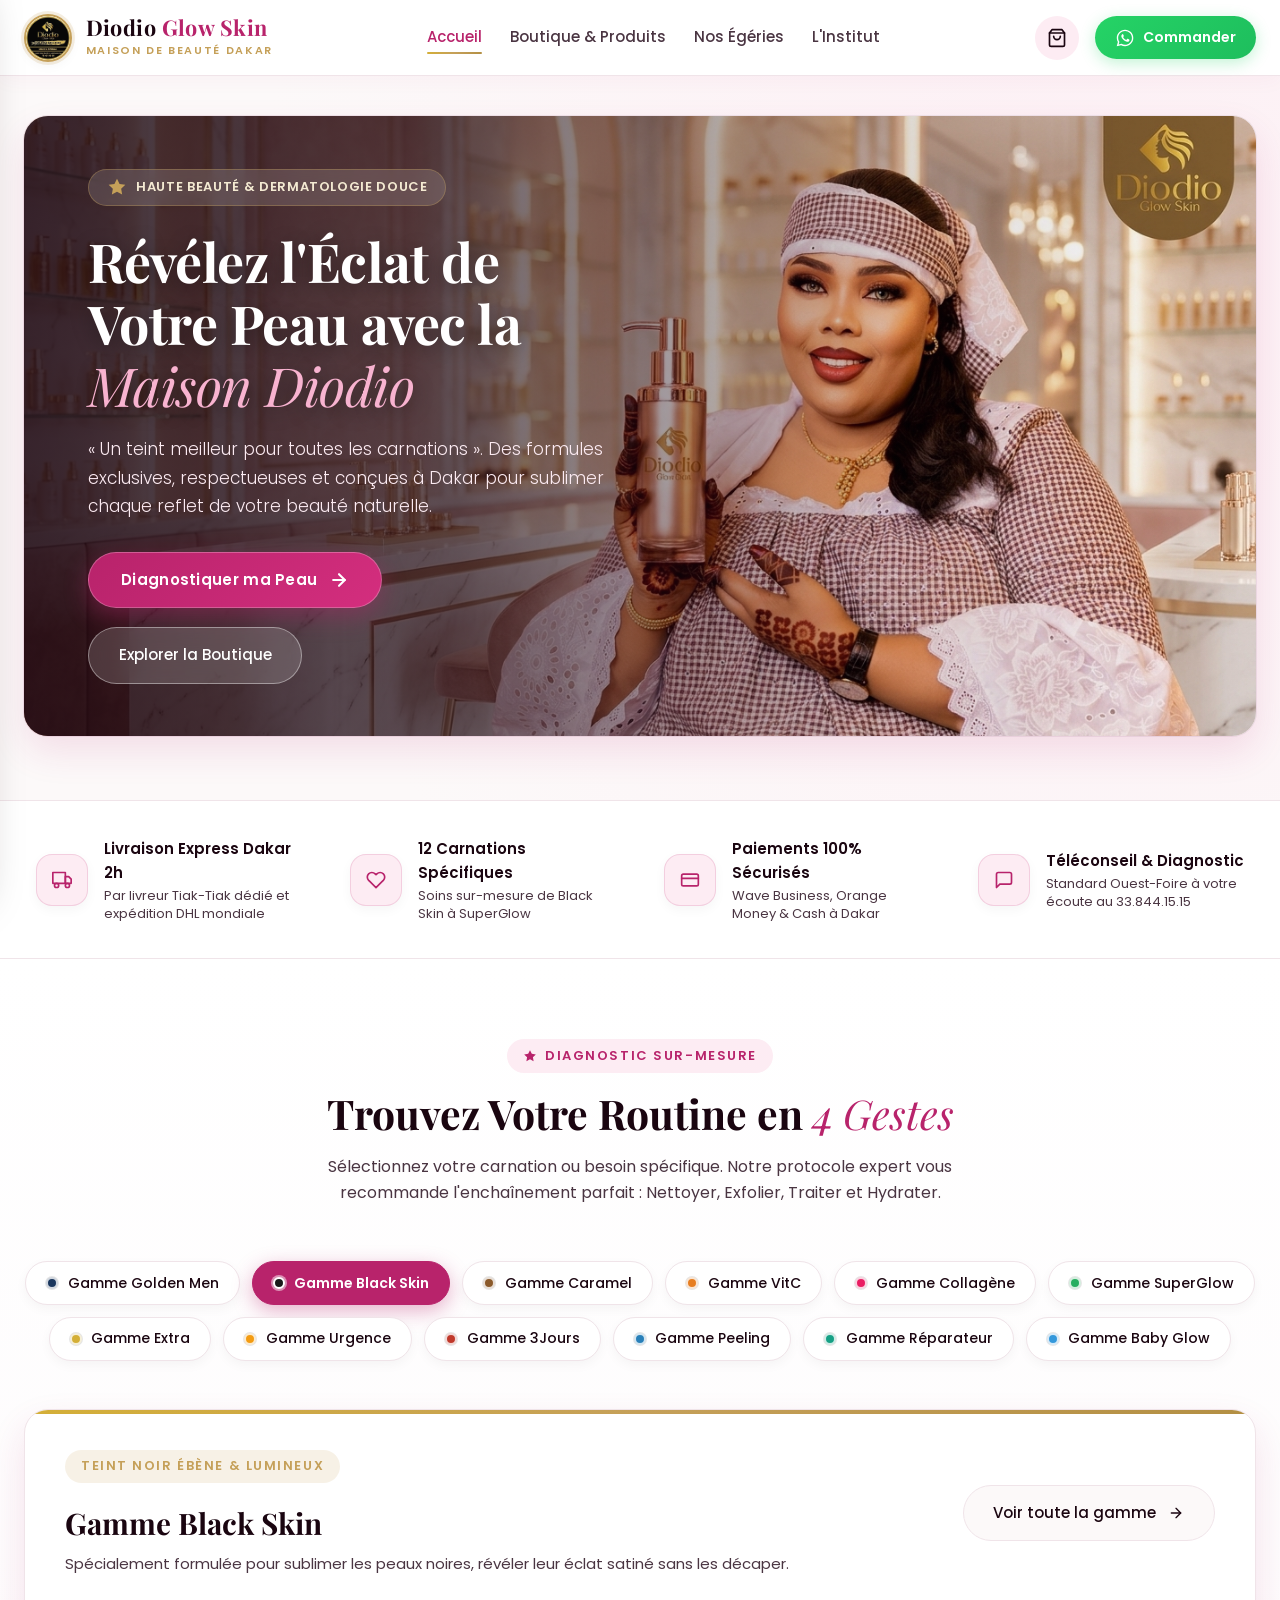
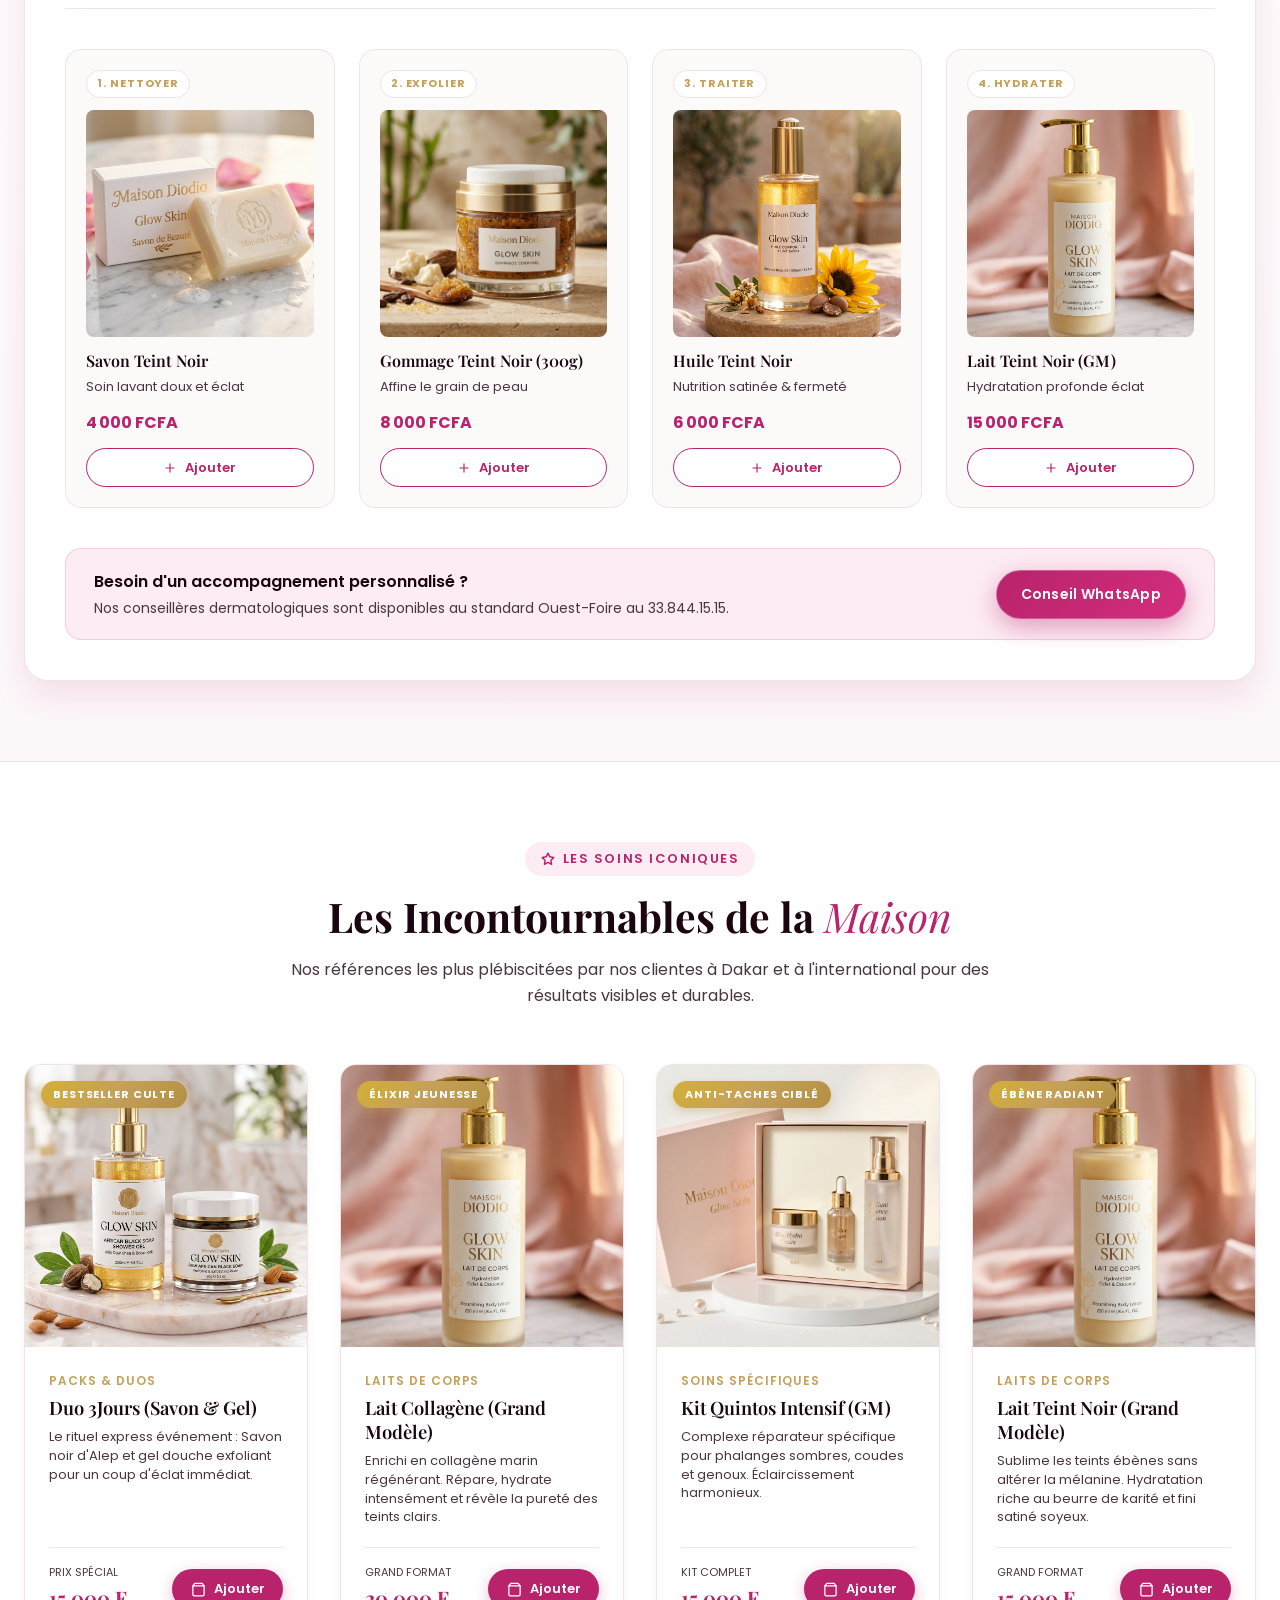
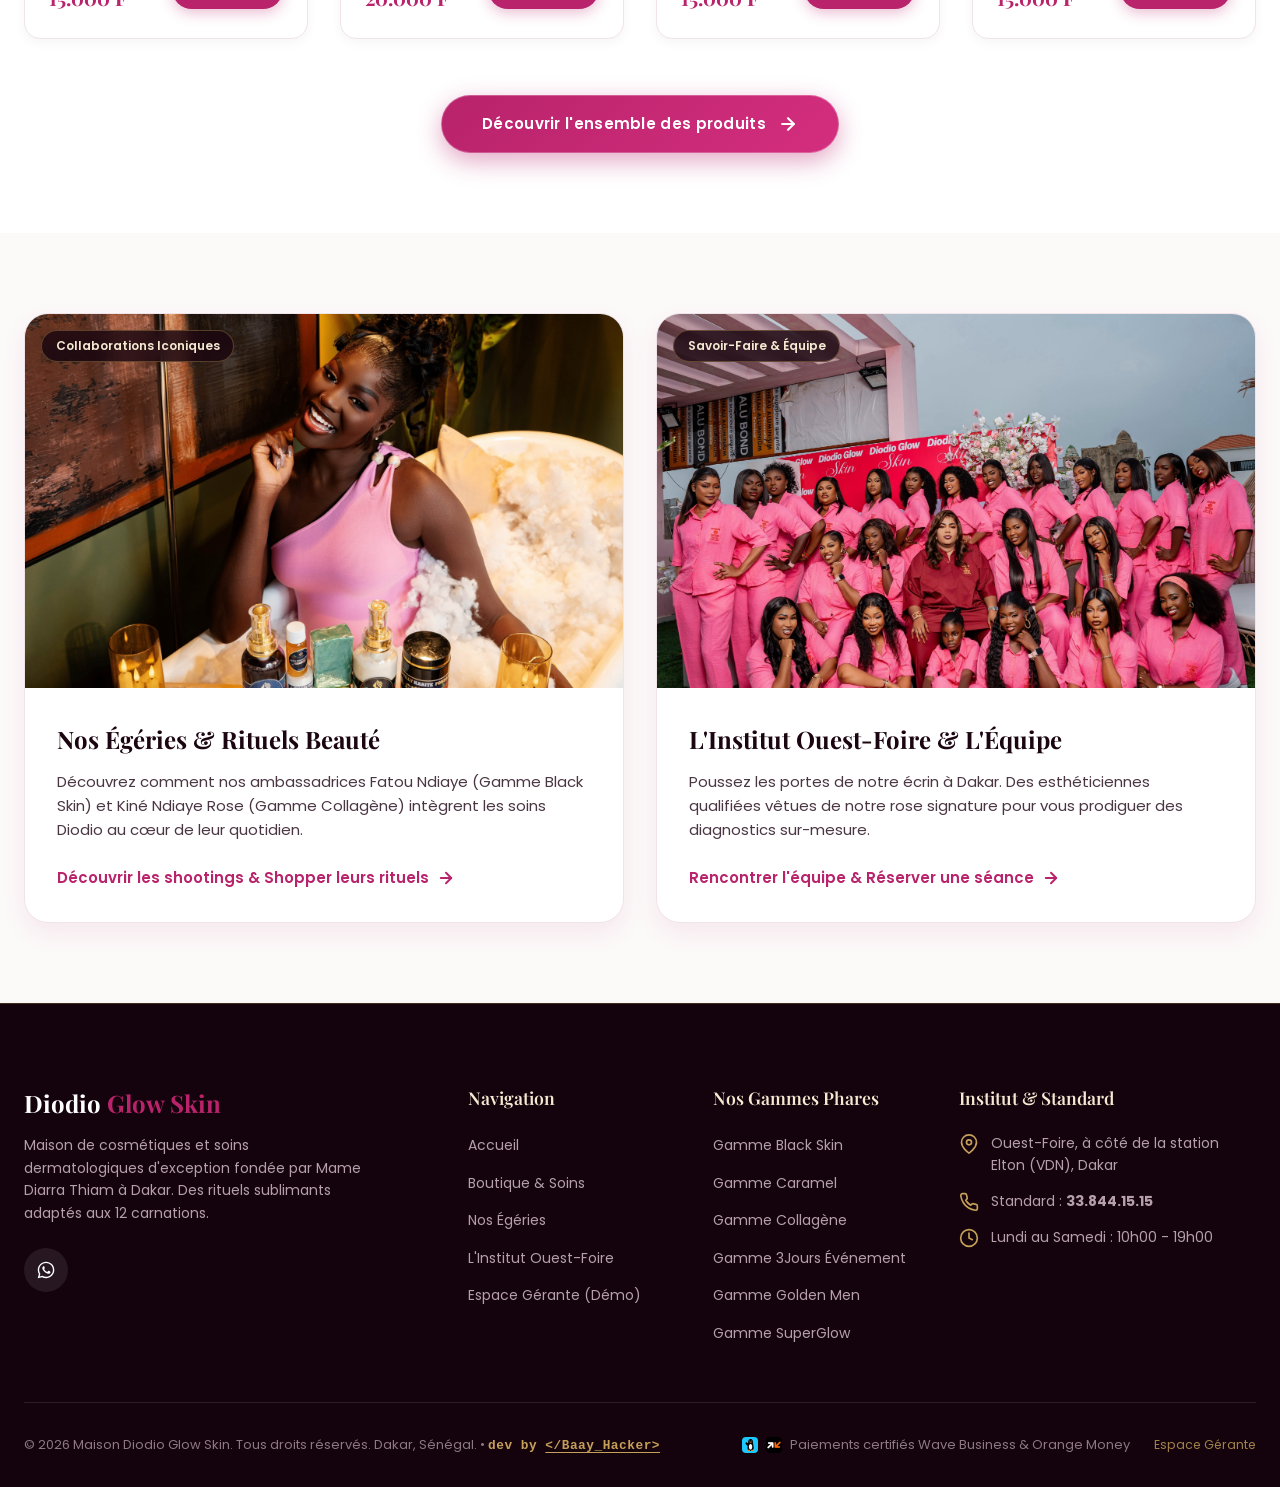
<file: index.html>
<!DOCTYPE html>
<html lang="fr">
<head>
  <meta charset="UTF-8">
  <meta name="viewport" content="width=device-width, initial-scale=1.0">
  <title>Maison Diodio Glow Skin — Haute Beauté & Soins pour Toutes les Carnations</title>
  <meta name="description" content="Découvrez les rituels de beauté et soins dermatologiques de la Maison Diodio Glow Skin à Dakar. Produits adaptés aux 12 carnations, livraison express 2h et paiement Wave / Orange Money.">
  <link rel="icon" type="image/jpeg" href="assets/images/logo.jpg">

  <!-- Polices Google Fonts (Playfair Display & Poppins) -->
  <link rel="preconnect" href="https://fonts.googleapis.com">
  <link rel="preconnect" href="https://fonts.gstatic.com" crossorigin>
  <link href="https://fonts.googleapis.com/css2?family=Playfair+Display:ital,wght@0,400;0,600;0,700;1,400&family=Poppins:wght@300;400;500;600;700&display=swap" rel="stylesheet">

  <!-- Feuille de styles -->
  <link rel="stylesheet" href="assets/css/style.css?v=2.5">
</head>
<body>

  <!-- ==========================================================================
       EN-TÊTE PRINCIPAL (STICKY HEADER)
       ========================================================================== -->
  <header class="main-header" id="main-header">
    <div class="header-container">
      <!-- Logo et Identité -->
      <a href="index.html" class="brand-logo-link" aria-label="Maison Diodio Glow Skin - Retour à l'accueil">
        <div class="brand-logo-badge">
          <img src="assets/images/logo.jpg" alt="Logo officiel Maison Diodio Glow Skin" width="48" height="48">
        </div>
        <div class="brand-name-group">
          <span class="brand-title">Diodio <span>Glow Skin</span></span>
          <span class="brand-subtitle">Maison de Beauté Dakar</span>
        </div>
      </a>

      <!-- Menu de Navigation Multi-Pages -->
      <nav class="nav-menu-wrapper" aria-label="Navigation principale">
        <ul class="nav-menu">
          <li><a href="index.html" class="nav-link active">Accueil</a></li>
          <li><a href="catalogue.html" class="nav-link">Boutique & Produits</a></li>
          <li><a href="egeries.html" class="nav-link">Nos Égéries</a></li>
          <li><a href="institut.html" class="nav-link">L'Institut</a></li>
        </ul>
      </nav>

      <!-- Actions Rapides -->
      <div class="header-actions">
        <!-- Bouton Menu Mobile (Hamburger) -->
        <button type="button" class="mobile-menu-btn" id="mobile-menu-trigger" onclick="window.toggleMobileNav(event)" aria-label="Ouvrir le menu de navigation" aria-expanded="false" aria-controls="mobile-nav-drawer">
          <span class="svg-icon">
            <svg viewBox="0 0 24 24" fill="none" stroke="currentColor" stroke-width="2" stroke-linecap="round" stroke-linejoin="round">
              <line x1="3" y1="12" x2="21" y2="12"></line>
              <line x1="3" y1="6" x2="21" y2="6"></line>
              <line x1="3" y1="18" x2="21" y2="18"></line>
            </svg>
          </span>
        </button>

        <!-- Bouton Panier avec Badge -->
        <button type="button" class="icon-button" id="cart-drawer-trigger" aria-label="Ouvrir le panier de commande">
          <!-- Icône SVG Sac de Shopping -->
          <span class="svg-icon">
            <svg viewBox="0 0 24 24" fill="none" stroke="currentColor" stroke-width="2" stroke-linecap="round" stroke-linejoin="round">
              <path d="M6 2L3 6v14a2 2 0 0 0 2 2h14a2 2 0 0 0 2-2V6l-3-4z"></path>
              <line x1="3" y1="6" x2="21" y2="6"></line>
              <path d="M16 10a4 4 0 0 1-8 0"></path>
            </svg>
          </span>
          <span class="badge-count cart-count" style="display: none;">0</span>
        </button>

        <!-- Bouton WhatsApp Officiel -->
        <a href="https://wa.me/221785466969?text=Bonjour%20Maison%20Diodio%20Glow%20Skin,%20je%20souhaite%20des%20conseils%20pour%20ma%20peau." target="_blank" rel="noopener noreferrer" class="btn-whatsapp-header">
          <!-- Icône SVG WhatsApp -->
          <span class="svg-icon white">
            <svg viewBox="0 0 24 24" fill="currentColor">
              <path d="M12.04 2C6.58 2 2.13 6.45 2.13 11.91C2.13 13.66 2.59 15.36 3.45 16.86L2.05 22L7.3 20.62C8.75 21.41 10.38 21.83 12.04 21.83C17.5 21.83 21.95 17.38 21.95 11.92C21.95 9.27 20.92 6.78 19.05 4.91C17.18 3.03 14.69 2 12.04 2M12.05 3.67C14.25 3.67 16.31 4.53 17.87 6.09C19.42 7.65 20.28 9.72 20.28 11.92C20.28 16.46 16.58 20.15 12.04 20.15C10.56 20.15 9.11 19.76 7.85 19L7.55 18.83L4.43 19.65L5.26 16.61L5.06 16.29C4.24 15 3.8 13.47 3.8 11.91C3.81 7.37 7.5 3.67 12.05 3.67M9.11 7.44C8.94 7.44 8.68 7.5 8.46 7.74C8.24 7.97 7.62 8.56 7.62 9.77C7.62 10.97 8.5 12.13 8.62 12.29C8.75 12.45 10.3 14.86 12.71 15.86C14.71 16.69 15.12 16.53 15.56 16.49C16 16.45 17 15.9 17.2 15.32C17.41 14.75 17.41 14.26 17.34 14.15C17.28 14.05 17.11 13.99 16.85 13.86C16.6 13.73 15.36 13.12 15.13 13.04C14.9 12.95 14.73 12.91 14.56 13.16C14.39 13.41 13.91 13.99 13.77 14.15C13.62 14.31 13.48 14.33 13.22 14.21C12.97 14.08 12.15 13.81 11.18 12.95C10.43 12.28 9.92 11.45 9.77 11.2C9.62 10.95 9.76 10.81 9.88 10.69C10 10.58 10.14 10.4 10.27 10.25C10.4 10.1 10.44 9.98 10.53 9.82C10.62 9.66 10.57 9.51 10.51 9.38C10.45 9.26 9.96 8.07 9.76 7.57C9.56 7.09 9.35 7.15 9.19 7.15L9.11 7.44Z"/>
            </svg>
          </span>
          <span>Commander</span>
        </a>
      </div>
    </div>
  </header>

  <!-- ==========================================================================
       SECTION HÉRO (PANORAMIQUE 16:9 HAUTE DÉFINITION)
       ========================================================================== -->
  <main>
    <section class="hero-section" id="hero">
      <div class="hero-wrapper">
        <div class="hero-banner-visual">
          <img src="assets/images/banniere_diodio_16_9.jpg" alt="Fondatrice de la Maison Diodio Glow Skin présentant un soin d'exception dans son institut" width="1920" height="1080">
          <div class="hero-banner-overlay">
            <div class="hero-content">
              <div class="hero-pill-badge">
                <!-- Icône SVG Étoile / Éclat -->
                <span class="svg-icon gold">
                  <svg viewBox="0 0 24 24" fill="currentColor">
                    <polygon points="12 2 15.09 8.26 22 9.27 17 14.14 18.18 21.02 12 17.77 5.82 21.02 7 14.14 2 9.27 8.91 8.26 12 2"></polygon>
                  </svg>
                </span>
                <span>Haute Beauté & Dermatologie Douce</span>
              </div>

              <h1 class="hero-title">
                Révélez l'Éclat de Votre Peau avec la <em>Maison Diodio</em>
              </h1>

              <p class="hero-subtitle">
                « Un teint meilleur pour toutes les carnations ». Des formules exclusives, respectueuses et conçues à Dakar pour sublimer chaque reflet de votre beauté naturelle.
              </p>

              <div class="hero-actions">
                <a href="#diagnostic" class="btn-primary-luxury">
                  <span>Diagnostiquer ma Peau</span>
                  <!-- Icône SVG Flèche droite -->
                  <span class="svg-icon white">
                    <svg viewBox="0 0 24 24" fill="none" stroke="currentColor" stroke-width="2.5" stroke-linecap="round" stroke-linejoin="round">
                      <line x1="5" y1="12" x2="19" y2="12"></line>
                      <polyline points="12 5 19 12 12 19"></polyline>
                    </svg>
                  </span>
                </a>

                <a href="catalogue.html" class="btn-secondary-luxury">
                  <span>Explorer la Boutique</span>
                </a>
              </div>
            </div>
          </div>
        </div>
      </div>
    </section>

    <!-- ==========================================================================
         BANDEAU DE RÉASSURANCE & VALEURS (4 TRUST BADGES)
         ========================================================================== -->
    <section class="trust-strip" aria-label="Engagements et garanties Maison Diodio">
      <div class="trust-container">
        <!-- Badge 1 : Livraison Express -->
        <div class="trust-card">
          <div class="trust-icon-badge">
            <span class="svg-icon">
              <svg viewBox="0 0 24 24" fill="none" stroke="currentColor" stroke-width="2" stroke-linecap="round" stroke-linejoin="round">
                <rect x="1" y="3" width="15" height="13"></rect>
                <polygon points="16 8 20 8 23 11 23 16 16 16 8"></polygon>
                <circle cx="5.5" cy="18.5" r="2.5"></circle>
                <circle cx="18.5" cy="18.5" r="2.5"></circle>
              </svg>
            </span>
          </div>
          <div class="trust-card-text">
            <h4>Livraison Express Dakar 2h</h4>
            <p>Par livreur Tiak-Tiak dédié et expédition DHL mondiale</p>
          </div>
        </div>

        <!-- Badge 2 : 12 Carnations -->
        <div class="trust-card">
          <div class="trust-icon-badge">
            <span class="svg-icon">
              <svg viewBox="0 0 24 24" fill="none" stroke="currentColor" stroke-width="2" stroke-linecap="round" stroke-linejoin="round">
                <path d="M20.84 4.61a5.5 5.5 0 0 0-7.78 0L12 5.67l-1.06-1.06a5.5 5.5 0 0 0-7.78 7.78l1.06 1.06L12 21.23l7.78-7.78 1.06-1.06a5.5 5.5 0 0 0 0-7.78z"></path>
              </svg>
            </span>
          </div>
          <div class="trust-card-text">
            <h4>12 Carnations Spécifiques</h4>
            <p>Soins sur-mesure de Black Skin à SuperGlow</p>
          </div>
        </div>

        <!-- Badge 3 : Paiements Officiels -->
        <div class="trust-card">
          <div class="trust-icon-badge">
            <span class="svg-icon">
              <svg viewBox="0 0 24 24" fill="none" stroke="currentColor" stroke-width="2" stroke-linecap="round" stroke-linejoin="round">
                <rect x="2" y="5" width="20" height="14" rx="2"></rect>
                <line x1="2" y1="10" x2="22" y2="10"></line>
              </svg>
            </span>
          </div>
          <div class="trust-card-text">
            <h4>Paiements 100% Sécurisés</h4>
            <p>Wave Business, Orange Money & Cash à Dakar</p>
          </div>
        </div>

        <!-- Badge 4 : Conseil Spécialisé -->
        <div class="trust-card">
          <div class="trust-icon-badge">
            <span class="svg-icon">
              <svg viewBox="0 0 24 24" fill="none" stroke="currentColor" stroke-width="2" stroke-linecap="round" stroke-linejoin="round">
                <path d="M21 15a2 2 0 0 1-2 2H7l-4 4V5a2 2 0 0 1 2-2h14a2 2 0 0 1 2 2z"></path>
              </svg>
            </span>
          </div>
          <div class="trust-card-text">
            <h4>Téléconseil & Diagnostic</h4>
            <p>Standard Ouest-Foire à votre écoute au 33.844.15.15</p>
          </div>
        </div>
      </div>
    </section>

    <!-- ==========================================================================
         SECTION 1 : DIAGNOSTIC DES 12 CARNATIONS (« Trouvez Votre Routine »)
         ========================================================================== -->
    <section class="diagnostic-section section-py" id="diagnostic">
      <div class="section-container">
        <div class="section-header">
          <span class="section-tag">
            <span class="svg-icon" style="width: 14px; height: 14px;">
              <svg viewBox="0 0 24 24" fill="currentColor">
                <polygon points="12 2 15.09 8.26 22 9.27 17 14.14 18.18 21.02 12 17.77 5.82 21.02 7 14.14 2 9.27 8.91 8.26 12 2"></polygon>
              </svg>
            </span>
            <span>Diagnostic Sur-Mesure</span>
          </span>
          <h2 class="section-title">Trouvez Votre Routine en <em>4 Gestes</em></h2>
          <p class="section-desc">
            Sélectionnez votre carnation ou besoin spécifique. Notre protocole expert vous recommande l'enchaînement parfait : Nettoyer, Exfolier, Traiter et Hydrater.
          </p>
        </div>

        <!-- Onglets des 12 Carnations (générés dynamiquement) -->
        <div class="carnations-nav" id="carnations-nav"></div>

        <!-- Résultat Interactif de la Routine -->
        <div class="diagnostic-result-card" id="diagnostic-result-card"></div>
      </div>
    </section>

    <!-- ==========================================================================
         SECTION 2 : BESTSELLERS & DUOS SIGNATURES
         ========================================================================== -->
    <section class="bestsellers-section section-py" id="bestsellers">
      <div class="section-container">
        <div class="section-header">
          <span class="section-tag">
            <span class="svg-icon" style="width: 14px; height: 14px;">
              <svg viewBox="0 0 24 24" fill="none" stroke="currentColor" stroke-width="2.5" stroke-linecap="round" stroke-linejoin="round">
                <polygon points="12 2 15.09 8.26 22 9.27 17 14.14 18.18 21.02 12 17.77 5.82 21.02 7 14.14 2 9.27 8.91 8.26 12 2"></polygon>
              </svg>
            </span>
            <span>Les Soins Iconiques</span>
          </span>
          <h2 class="section-title">Les Incontournables de la <em>Maison</em></h2>
          <p class="section-desc">
            Nos références les plus plébiscitées par nos clientes à Dakar et à l'international pour des résultats visibles et durables.
          </p>
        </div>

        <div class="products-grid-4">
          <!-- Bestseller 1 : Duo 3Jours -->
          <article class="product-card">
            <span class="product-card-badge">Bestseller Culte</span>
            <div class="product-thumb-wrapper">
              <img src="assets/images/produits/duo_3jours.jpg" alt="Duo 3Jours Savon Noir et Gel Douche" loading="lazy">
            </div>
            <div class="product-details">
              <span class="product-category-tag">Packs & Duos</span>
              <h3 class="product-title">Duo 3Jours (Savon & Gel)</h3>
              <p class="product-desc">Le rituel express événement : Savon noir d'Alep et gel douche exfoliant pour un coup d'éclat immédiat.</p>
              <div class="product-bottom-row">
                <div class="product-price-box">
                  <span class="product-price-label">Prix Spécial</span>
                  <span class="product-price-val">15.000 F</span>
                </div>
                <button type="button" class="btn-card-add" onclick='window.cartApp.addItem({ nom: "Duo 3Jours (Savon & Gel)", prix: 15000, img: "assets/images/produits/duo_3jours.jpg", format: "Pack Duo" })'>
                  <span class="svg-icon white" style="width: 15px; height: 15px;">
                    <svg viewBox="0 0 24 24" fill="none" stroke="currentColor" stroke-width="2" stroke-linecap="round" stroke-linejoin="round">
                      <path d="M6 2L3 6v14a2 2 0 0 0 2 2h14a2 2 0 0 0 2-2V6l-3-4z"></path>
                      <line x1="3" y1="6" x2="21" y2="6"></line>
                    </svg>
                  </span>
                  <span>Ajouter</span>
                </button>
              </div>
            </div>
          </article>

          <!-- Bestseller 2 : Lait Collagène GM -->
          <article class="product-card">
            <span class="product-card-badge">Élixir Jeunesse</span>
            <div class="product-thumb-wrapper">
              <img src="assets/images/produits/lait_collagene.jpg" alt="Lait Collagène Grand Modèle" loading="lazy">
            </div>
            <div class="product-details">
              <span class="product-category-tag">Laits de Corps</span>
              <h3 class="product-title">Lait Collagène (Grand Modèle)</h3>
              <p class="product-desc">Enrichi en collagène marin régénérant. Répare, hydrate intensément et révèle la pureté des teints clairs.</p>
              <div class="product-bottom-row">
                <div class="product-price-box">
                  <span class="product-price-label">Grand Format</span>
                  <span class="product-price-val">20.000 F</span>
                </div>
                <button type="button" class="btn-card-add" onclick='window.cartApp.addItem({ nom: "Lait Collagène (Grand Modèle)", prix: 20000, img: "assets/images/produits/lait_collagene.jpg", format: "GM (500ml)" })'>
                  <span class="svg-icon white" style="width: 15px; height: 15px;">
                    <svg viewBox="0 0 24 24" fill="none" stroke="currentColor" stroke-width="2" stroke-linecap="round" stroke-linejoin="round">
                      <path d="M6 2L3 6v14a2 2 0 0 0 2 2h14a2 2 0 0 0 2-2V6l-3-4z"></path>
                      <line x1="3" y1="6" x2="21" y2="6"></line>
                    </svg>
                  </span>
                  <span>Ajouter</span>
                </button>
              </div>
            </div>
          </article>

          <!-- Bestseller 3 : Kit Quintos GM -->
          <article class="product-card">
            <span class="product-card-badge">Anti-Taches Ciblé</span>
            <div class="product-thumb-wrapper">
              <img src="assets/images/produits/kit_quintos_gm.jpg" alt="Kit Quintos Anti-Taches Grand Modèle" loading="lazy">
            </div>
            <div class="product-details">
              <span class="product-category-tag">Soins Spécifiques</span>
              <h3 class="product-title">Kit Quintos Intensif (GM)</h3>
              <p class="product-desc">Complexe réparateur spécifique pour phalanges sombres, coudes et genoux. Éclaircissement harmonieux.</p>
              <div class="product-bottom-row">
                <div class="product-price-box">
                  <span class="product-price-label">Kit Complet</span>
                  <span class="product-price-val">15.000 F</span>
                </div>
                <button type="button" class="btn-card-add" onclick='window.cartApp.addItem({ nom: "Kit Quintos Intensif (GM)", prix: 15000, img: "assets/images/produits/kit_quintos_gm.jpg", format: "Grand Modèle" })'>
                  <span class="svg-icon white" style="width: 15px; height: 15px;">
                    <svg viewBox="0 0 24 24" fill="none" stroke="currentColor" stroke-width="2" stroke-linecap="round" stroke-linejoin="round">
                      <path d="M6 2L3 6v14a2 2 0 0 0 2 2h14a2 2 0 0 0 2-2V6l-3-4z"></path>
                      <line x1="3" y1="6" x2="21" y2="6"></line>
                    </svg>
                  </span>
                  <span>Ajouter</span>
                </button>
              </div>
            </div>
          </article>

          <!-- Bestseller 4 : Lait Teint Noir GM -->
          <article class="product-card">
            <span class="product-card-badge">Ébène Radiant</span>
            <div class="product-thumb-wrapper">
              <img src="assets/images/produits/lait_teint_noir.jpg" alt="Lait Teint Noir Grand Modèle" loading="lazy">
            </div>
            <div class="product-details">
              <span class="product-category-tag">Laits de Corps</span>
              <h3 class="product-title">Lait Teint Noir (Grand Modèle)</h3>
              <p class="product-desc">Sublime les teints ébènes sans altérer la mélanine. Hydratation riche au beurre de karité et fini satiné soyeux.</p>
              <div class="product-bottom-row">
                <div class="product-price-box">
                  <span class="product-price-label">Grand Format</span>
                  <span class="product-price-val">15.000 F</span>
                </div>
                <button type="button" class="btn-card-add" onclick='window.cartApp.addItem({ nom: "Lait Teint Noir (Grand Modèle)", prix: 15000, img: "assets/images/produits/lait_teint_noir.jpg", format: "GM (500ml)" })'>
                  <span class="svg-icon white" style="width: 15px; height: 15px;">
                    <svg viewBox="0 0 24 24" fill="none" stroke="currentColor" stroke-width="2" stroke-linecap="round" stroke-linejoin="round">
                      <path d="M6 2L3 6v14a2 2 0 0 0 2 2h14a2 2 0 0 0 2-2V6l-3-4z"></path>
                      <line x1="3" y1="6" x2="21" y2="6"></line>
                    </svg>
                  </span>
                  <span>Ajouter</span>
                </button>
              </div>
            </div>
          </article>
        </div>

        <div style="text-align: center; margin-top: 3.5rem;">
          <a href="catalogue.html" class="btn-primary-luxury" style="padding: 1rem 2.5rem;">
            <span>Découvrir l'ensemble des produits</span>
            <span class="svg-icon white">
              <svg viewBox="0 0 24 24" fill="none" stroke="currentColor" stroke-width="2.5" stroke-linecap="round" stroke-linejoin="round">
                <line x1="5" y1="12" x2="19" y2="12"></line>
                <polyline points="12 5 19 12 12 19"></polyline>
              </svg>
            </span>
          </a>
        </div>
      </div>
    </section>

    <!-- ==========================================================================
         SECTION 3 : TEASERS DÉCOUVERTE (ÉGÉRIES & INSTITUT)
         ========================================================================== -->
    <section class="split-teasers-section section-py">
      <div class="section-container">
        <div class="teasers-grid">
          <!-- Carte Teaser Égéries -->
          <article class="teaser-card">
            <div class="teaser-media">
              <span class="teaser-badge">Collaborations Iconiques</span>
              <img src="assets/images/egeries/fatou_ndiaye/instasave.website_768310028_18097070144365689_4675408434423557091_n.jpg" alt="Fatou Ndiaye égérie officielle Maison Diodio Glow Skin" loading="lazy">
            </div>
            <div class="teaser-body">
              <h3 class="teaser-title">Nos Égéries & Rituels Beauté</h3>
              <p class="teaser-desc">
                Découvrez comment nos ambassadrices Fatou Ndiaye (Gamme Black Skin) et Kiné Ndiaye Rose (Gamme Collagène) intègrent les soins Diodio au cœur de leur quotidien.
              </p>
              <a href="egeries.html" class="teaser-cta-link">
                <span>Découvrir les shootings & Shopper leurs rituels</span>
                <span class="svg-icon pink" style="width: 18px; height: 18px;">
                  <svg viewBox="0 0 24 24" fill="none" stroke="currentColor" stroke-width="2.5" stroke-linecap="round" stroke-linejoin="round">
                    <line x1="5" y1="12" x2="19" y2="12"></line>
                    <polyline points="12 5 19 12 12 19"></polyline>
                  </svg>
                </span>
              </a>
            </div>
          </article>

          <!-- Carte Teaser Institut -->
          <article class="teaser-card">
            <div class="teaser-media">
              <span class="teaser-badge">Savoir-Faire & Équipe</span>
              <img src="assets/images/equipe/instasave.website_849909366_18103958204365689_6840412549825750762_n.jpg" alt="Équipe officielle en uniforme rose Maison Diodio" loading="lazy">
            </div>
            <div class="teaser-body">
              <h3 class="teaser-title">L'Institut Ouest-Foire & L'Équipe</h3>
              <p class="teaser-desc">
                Poussez les portes de notre écrin à Dakar. Des esthéticiennes qualifiées vêtues de notre rose signature pour vous prodiguer des diagnostics sur-mesure.
              </p>
              <a href="institut.html" class="teaser-cta-link">
                <span>Rencontrer l'équipe & Réserver une séance</span>
                <span class="svg-icon pink" style="width: 18px; height: 18px;">
                  <svg viewBox="0 0 24 24" fill="none" stroke="currentColor" stroke-width="2.5" stroke-linecap="round" stroke-linejoin="round">
                    <line x1="5" y1="12" x2="19" y2="12"></line>
                    <polyline points="12 5 19 12 12 19"></polyline>
                  </svg>
                </span>
              </a>
            </div>
          </article>
        </div>
      </div>
    </section>
  </main>

  <!-- ==========================================================================
       PIED DE PAGE LUXE (FOOTER)
       ========================================================================== -->
  <footer class="footer-luxury">
    <div class="footer-container">
      <div class="footer-top-grid">
        <!-- Colonne 1 : Marque -->
        <div class="footer-brand">
          <h3>Diodio <span>Glow Skin</span></h3>
          <p>
            Maison de cosmétiques et soins dermatologiques d'exception fondée par Mame Diarra Thiam à Dakar. Des rituels sublimants adaptés aux 12 carnations.
          </p>
          <div style="display: flex; gap: 0.85rem; margin-top: 1rem;">
            <a href="https://wa.me/221785466969" target="_blank" rel="noopener noreferrer" class="icon-button" style="background: rgba(255,255,255,0.08); color: var(--color-white);" aria-label="WhatsApp">
              <span class="svg-icon">
                <svg viewBox="0 0 24 24" fill="currentColor">
                  <path d="M12.04 2C6.58 2 2.13 6.45 2.13 11.91C2.13 13.66 2.59 15.36 3.45 16.86L2.05 22L7.3 20.62C8.75 21.41 10.38 21.83 12.04 21.83C17.5 21.83 21.95 17.38 21.95 11.92C21.95 9.27 20.92 6.78 19.05 4.91C17.18 3.03 14.69 2 12.04 2M12.05 3.67C14.25 3.67 16.31 4.53 17.87 6.09C19.42 7.65 20.28 9.72 20.28 11.92C20.28 16.46 16.58 20.15 12.04 20.15C10.56 20.15 9.11 19.76 7.85 19L7.55 18.83L4.43 19.65L5.26 16.61L5.06 16.29C4.24 15 3.8 13.47 3.8 11.91C3.81 7.37 7.5 3.67 12.05 3.67M9.11 7.44C8.94 7.44 8.68 7.5 8.46 7.74C8.24 7.97 7.62 8.56 7.62 9.77C7.62 10.97 8.5 12.13 8.62 12.29C8.75 12.45 10.3 14.86 12.71 15.86C14.71 16.69 15.12 16.53 15.56 16.49C16 16.45 17 15.9 17.2 15.32C17.41 14.75 17.41 14.26 17.34 14.15C17.28 14.05 17.11 13.99 16.85 13.86C16.6 13.73 15.36 13.12 15.13 13.04C14.9 12.95 14.73 12.91 14.56 13.16C14.39 13.41 13.91 13.99 13.77 14.15C13.62 14.31 13.48 14.33 13.22 14.21C12.97 14.08 12.15 13.81 11.18 12.95C10.43 12.28 9.92 11.45 9.77 11.2C9.62 10.95 9.76 10.81 9.88 10.69C10 10.58 10.14 10.4 10.27 10.25C10.4 10.1 10.44 9.98 10.53 9.82C10.62 9.66 10.57 9.51 10.51 9.38C10.45 9.26 9.96 8.07 9.76 7.57C9.56 7.09 9.35 7.15 9.19 7.15L9.11 7.44Z"/>
                </svg>
              </span>
            </a>
          </div>
        </div>

        <!-- Colonne 2 : Navigation -->
        <div class="footer-nav-col">
          <h4>Navigation</h4>
          <ul class="footer-nav-list">
            <li><a href="index.html">Accueil</a></li>
            <li><a href="catalogue.html">Boutique & Soins</a></li>
            <li><a href="egeries.html">Nos Égéries</a></li>
            <li><a href="institut.html">L'Institut Ouest-Foire</a></li>
            <li><a href="admin.html">Espace Gérante (Démo)</a></li>
          </ul>
        </div>

        <!-- Colonne 3 : Les 12 Gammes -->
        <div class="footer-nav-col">
          <h4>Nos Gammes Phares</h4>
          <ul class="footer-nav-list">
            <li><a href="catalogue.html?carnation=2">Gamme Black Skin</a></li>
            <li><a href="catalogue.html?carnation=3">Gamme Caramel</a></li>
            <li><a href="catalogue.html?carnation=5">Gamme Collagène</a></li>
            <li><a href="catalogue.html?carnation=9">Gamme 3Jours Événement</a></li>
            <li><a href="catalogue.html?carnation=1">Gamme Golden Men</a></li>
            <li><a href="catalogue.html?carnation=6">Gamme SuperGlow</a></li>
          </ul>
        </div>

        <!-- Colonne 4 : Coordonnées & Salons -->
        <div class="footer-nav-col">
          <h4>Institut & Standard</h4>
          <div class="footer-contact-items">
            <div class="footer-contact-row">
              <span class="svg-icon">
                <svg viewBox="0 0 24 24" fill="none" stroke="currentColor" stroke-width="2" stroke-linecap="round" stroke-linejoin="round">
                  <path d="M21 10c0 7-9 13-9 13s-9-6-9-13a9 9 0 0 1 18 0z"></path>
                  <circle cx="12" cy="10" r="3"></circle>
                </svg>
              </span>
              <span>Ouest-Foire, à côté de la station Elton (VDN), Dakar</span>
            </div>
            <div class="footer-contact-row">
              <span class="svg-icon">
                <svg viewBox="0 0 24 24" fill="none" stroke="currentColor" stroke-width="2" stroke-linecap="round" stroke-linejoin="round">
                  <path d="M22 16.92v3a2 2 0 0 1-2.18 2 19.79 19.79 0 0 1-8.63-3.07 19.5 19.5 0 0 1-6-6 19.79 19.79 0 0 1-3.07-8.67A2 2 0 0 1 4.11 2h3a2 2 0 0 1 2 1.72 12.84 12.84 0 0 0 .7 2.81 2 2 0 0 1-.45 2.11L8.09 9.91a16 16 0 0 0 6 6l1.27-1.27a2 2 0 0 1 2.11-.45 12.84 12.84 0 0 0 2.81.7A2 2 0 0 1 22 16.92z"></path>
                </svg>
              </span>
              <span>Standard : <strong>33.844.15.15</strong></span>
            </div>
            <div class="footer-contact-row">
              <span class="svg-icon">
                <svg viewBox="0 0 24 24" fill="none" stroke="currentColor" stroke-width="2" stroke-linecap="round" stroke-linejoin="round">
                  <circle cx="12" cy="12" r="10"></circle>
                  <polyline points="12 6 12 12 16 14"></polyline>
                </svg>
              </span>
              <span>Lundi au Samedi : 10h00 - 19h00</span>
            </div>
          </div>
        </div>
      </div>

      <div class="footer-bottom-bar">
        <p>&copy; 2026 Maison Diodio Glow Skin. Tous droits réservés. Dakar, Sénégal. • <span class="dev-signature" style="font-family: monospace; font-size: 0.8rem; color: var(--color-gold); font-weight: 600; letter-spacing: 0.04em;">dev by <a href="https://baay-faal.github.io/myportfolio" target="_blank" rel="noopener noreferrer" style="color: var(--color-gold); text-decoration: underline; text-underline-offset: 3px; font-weight: 700; transition: all var(--transition-fast);">&lt;/Baay_Hacker&gt;</a></span></p>
        <div class="footer-bottom-links" style="display: flex; align-items: center; gap: 8px; flex-wrap: wrap;">
          <img src="assets/images/wave_official_icon.png" alt="Wave" width="16" height="16" style="border-radius: 4px;">
          <img src="assets/images/orange_money_official_icon.png" alt="Orange Money" width="16" height="16" style="border-radius: 4px;">
          <span>Paiements certifiés Wave Business & Orange Money</span>
          <a href="admin.html" style="color: var(--color-gold); font-size: 0.775rem; text-decoration: none; opacity: 0.8; margin-left: 1rem;">Espace Gérante</a>
        </div>
      </div>
    </div>
  </footer>

    <!-- ==========================================================================
       VOLET MENU MOBILE (TIROIR COULISSANT)
       ========================================================================== -->
  <div class="mobile-nav-overlay" id="mobile-nav-overlay" onclick="window.closeMobileNav(event)"></div>
  <aside class="mobile-nav-drawer" id="mobile-nav-drawer" aria-label="Menu principal mobile">
    <div class="mobile-nav-header">
      <a href="index.html" class="mobile-nav-brand">
        <img src="assets/images/logo.jpg" alt="Logo Maison Diodio Glow Skin" width="38" height="38">
        <strong>Diodio Glow Skin</strong>
      </a>
      <button type="button" class="drawer-close-btn" id="mobile-nav-close" onclick="window.closeMobileNav(event)" aria-label="Fermer le menu mobile">
        <span class="svg-icon" style="width: 16px; height: 16px;">
          <svg viewBox="0 0 24 24" fill="none" stroke="currentColor" stroke-width="2.5" stroke-linecap="round" stroke-linejoin="round">
            <line x1="18" y1="6" x2="6" y2="18"></line>
            <line x1="6" y1="6" x2="18" y2="18"></line>
          </svg>
        </span>
      </button>
    </div>
    <ul class="mobile-nav-links">
      <li><a href="index.html" class="active">Accueil</a></li>
      <li><a href="catalogue.html" class="">Boutique & Produits</a></li>
      <li><a href="egeries.html" class="">Nos Égéries</a></li>
      <li><a href="institut.html" class="">L'Institut</a></li>
    </ul>
    <div class="mobile-nav-footer">
      <a href="https://wa.me/221785466969?text=Bonjour%20Maison%20Diodio%20Glow%20Skin,%20je%20souhaite%20des%20conseils%20pour%20ma%20peau." target="_blank" rel="noopener noreferrer" class="btn-whatsapp-header" style="justify-content: center; width: 100%;">
        <span class="svg-icon white" style="width: 18px; height: 18px;">
          <svg viewBox="0 0 24 24" fill="currentColor">
            <path d="M12.04 2C6.58 2 2.13 6.45 2.13 11.91C2.13 13.66 2.59 15.36 3.45 16.86L2.05 22L7.3 20.62C8.75 21.41 10.38 21.83 12.04 21.83C17.5 21.83 21.95 17.38 21.95 11.92C21.95 9.27 20.92 6.78 19.05 4.91C17.18 3.03 14.69 2 12.04 2M12.05 3.67C14.25 3.67 16.31 4.53 17.87 6.09C19.42 7.65 20.28 9.72 20.28 11.92C20.28 16.46 16.58 20.15 12.04 20.15C10.56 20.15 9.11 19.76 7.85 19L7.55 18.83L4.43 19.65L5.26 16.61L5.06 16.29C4.24 15 3.8 13.47 3.8 11.91C3.81 7.37 7.5 3.67 12.05 3.67M9.11 7.44C8.94 7.44 8.68 7.5 8.46 7.74C8.24 7.97 7.62 8.56 7.62 9.77C7.62 10.97 8.5 12.13 8.62 12.29C8.75 12.45 10.3 14.86 12.71 15.86C14.71 16.69 15.12 16.53 15.56 16.49C16 16.45 17 15.9 17.2 15.32C17.41 14.75 17.41 14.26 17.34 14.15C17.28 14.05 17.11 13.99 16.85 13.86C16.6 13.73 15.36 13.12 15.13 13.04C14.9 12.95 14.73 12.91 14.56 13.16C14.39 13.41 13.91 13.99 13.77 14.15C13.62 14.31 13.48 14.33 13.22 14.21C12.97 14.08 12.15 13.81 11.18 12.95C10.43 12.28 9.92 11.45 9.77 11.2C9.62 10.95 9.76 10.81 9.88 10.69C10 10.58 10.14 10.4 10.27 10.25C10.4 10.1 10.44 9.98 10.53 9.82C10.62 9.66 10.57 9.51 10.51 9.38C10.45 9.26 9.96 8.07 9.76 7.57C9.56 7.09 9.35 7.15 9.19 7.15L9.11 7.44Z"/>
          </svg>
        </span>
        <span style="display: inline;">WhatsApp Direct</span>
      </a>
      <p class="mobile-dev-signature" style="font-family: monospace; font-size: 0.72rem; color: var(--color-gold); text-align: center; margin: 0 0 0.5rem 0; font-weight: 600;">dev by <a href="https://baay-faal.github.io/myportfolio" target="_blank" rel="noopener noreferrer" style="color: var(--color-gold); text-decoration: underline; text-underline-offset: 3px; font-weight: 700; transition: all var(--transition-fast);">&lt;/Baay_Hacker&gt;</a></p>
      <p style="color: var(--color-dark-muted); text-align: center; margin: 0; line-height: 1.4;">
        Ouest-Foire, Dakar<br>Tél : 33.844.15.15
      </p>
    </div>
  </aside>

<!-- ==========================================================================
       VOLET PANIER LATÉRAL (CART DRAWER)
       ========================================================================== -->
  <div class="drawer-overlay" id="drawer-overlay"></div>
  
  <aside class="cart-drawer" id="cart-drawer" aria-label="Panier de commande">
    <div class="drawer-header">
      <h3>
        <span class="svg-icon pink">
          <svg viewBox="0 0 24 24" fill="none" stroke="currentColor" stroke-width="2" stroke-linecap="round" stroke-linejoin="round">
            <path d="M6 2L3 6v14a2 2 0 0 0 2 2h14a2 2 0 0 0 2-2V6l-3-4z"></path>
            <line x1="3" y1="6" x2="21" y2="6"></line>
            <path d="M16 10a4 4 0 0 1-8 0"></path>
          </svg>
        </span>
        <span>Mon Panier Soins</span>
      </h3>
      <button type="button" class="drawer-close-btn" id="drawer-close-btn" aria-label="Fermer le panier">
        <span class="svg-icon">
          <svg viewBox="0 0 24 24" fill="none" stroke="currentColor" stroke-width="2" stroke-linecap="round" stroke-linejoin="round">
            <line x1="18" y1="6" x2="6" y2="18"></line>
            <line x1="6" y1="6" x2="18" y2="18"></line>
          </svg>
        </span>
      </button>
    </div>

    <div class="drawer-body" id="drawer-body">
      <!-- Rendu dynamique par CartManager -->
    </div>

    <div class="drawer-footer">
      <div class="drawer-subtotal">
        <span>Sous-total estimé</span>
        <strong id="drawer-subtotal-price">0 FCFA</strong>
      </div>
      <a href="checkout.html" class="btn-checkout-drawer" id="btn-checkout-drawer" style="text-decoration: none; text-align: center; justify-content: center;">
        <span>Finaliser la Commande</span>
        <span class="svg-icon white">
          <svg viewBox="0 0 24 24" fill="none" stroke="currentColor" stroke-width="2" stroke-linecap="round" stroke-linejoin="round">
            <line x1="5" y1="12" x2="19" y2="12"></line>
            <polyline points="12 5 19 12 12 19"></polyline>
          </svg>
        </span>
      </a>
    </div>
  </aside>

  <!-- Script de données produits et applicatif -->
  <script src="data/produits_diodio.js"></script>
  <script src="assets/js/app.js?v=2.5"></script>
</body>
</html>
</file>
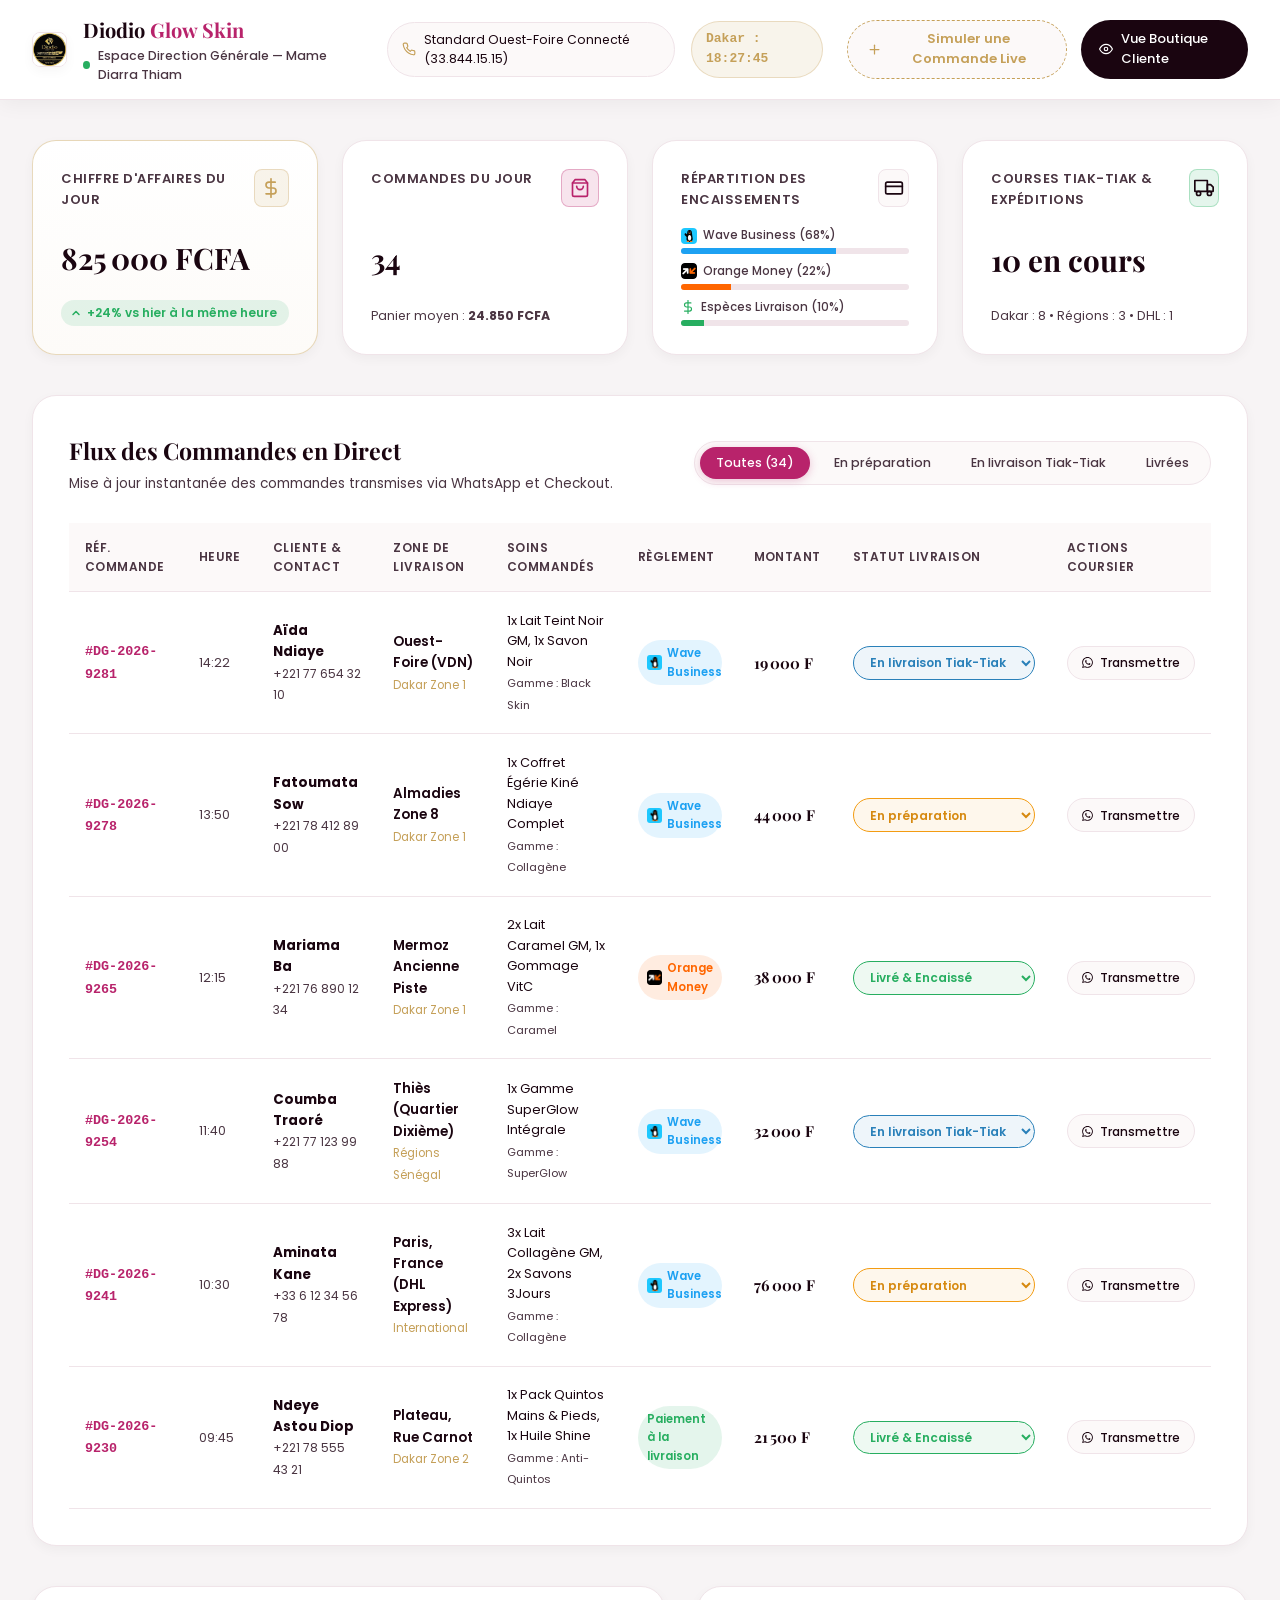
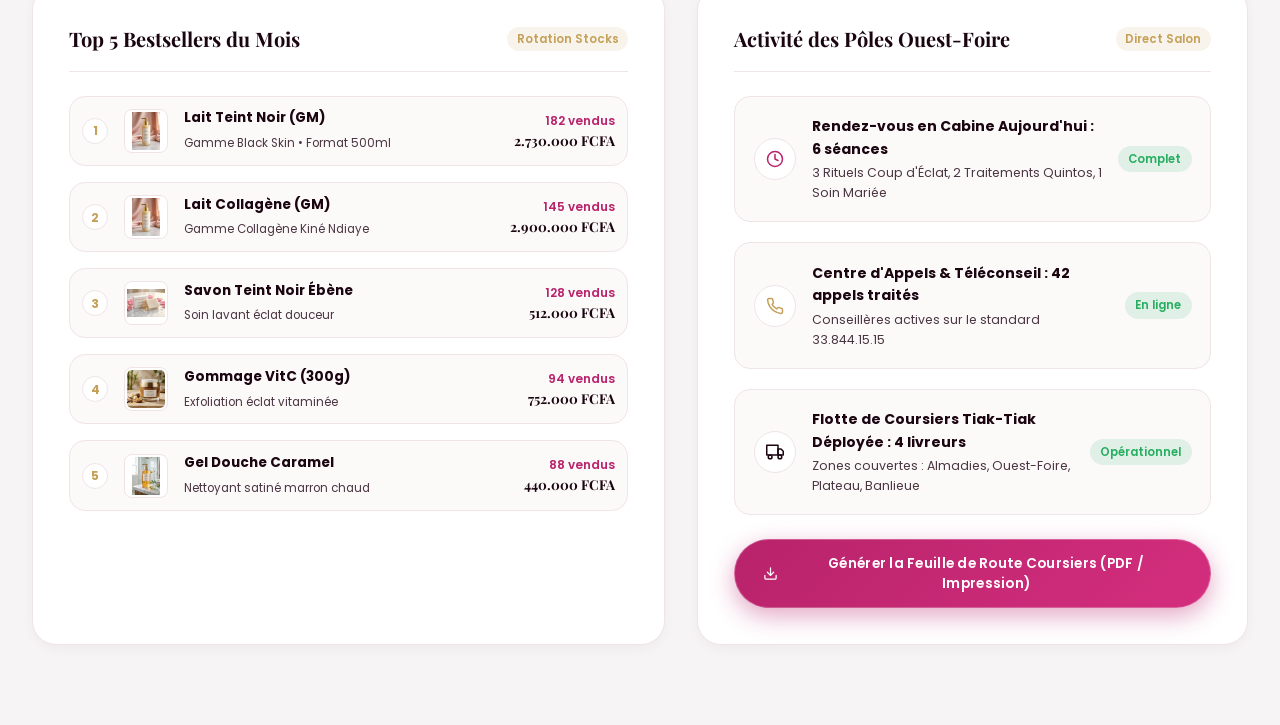
<file: admin.html>
<!DOCTYPE html>
<html lang="fr">
<head>
  <meta charset="UTF-8">
  <meta name="viewport" content="width=device-width, initial-scale=1.0">
  <title>Espace Gérante & Pilotage Commercial — Maison Diodio Glow Skin Dakar • dev by </Baay_Hacker></title>
  <meta name="description" content="Tableau de bord de direction générale de la Maison Diodio Glow Skin. Suivi en temps réel du chiffre d'affaires, des commandes entrantes Wave & Orange Money et des livraisons coursiers Tiak-Tiak.">
  <link rel="icon" type="image/jpeg" href="assets/images/logo.jpg">

  <!-- Polices Google Fonts -->
  <link rel="preconnect" href="https://fonts.googleapis.com">
  <link rel="preconnect" href="https://fonts.gstatic.com" crossorigin>
  <link href="https://fonts.googleapis.com/css2?family=Playfair+Display:ital,wght@0,400;0,600;0,700;1,400&family=Poppins:wght@300;400;500;600;700&display=swap" rel="stylesheet">

  <!-- Feuilles de styles -->
  <link rel="stylesheet" href="assets/css/style.css">
</head>
<body class="admin-page-body">

  <!-- ==========================================================================
       BARRE SUPÉRIEURE DE DIRECTION (ADMIN TOP BAR)
       ========================================================================== -->
  <header class="admin-header">
    <div class="admin-header-container">
      
      <div class="admin-brand-group">
        <a href="index.html" class="admin-logo-link" title="Retourner à la boutique publique">
          <img src="assets/images/logo.jpg" alt="Logo officiel Maison Diodio Glow Skin" width="42" height="42" class="admin-logo-img">
        </a>
        <div class="admin-title-wrap">
          <div class="admin-brand-name">Diodio <span>Glow Skin</span></div>
          <div class="admin-badge-role">
            <span class="pulse-indicator"></span>
            <span>Espace Direction Générale — Mame Diarra Thiam</span>
          </div>
        </div>
      </div>

      <!-- Indicateurs système et horloge Dakar -->
      <div class="admin-header-center">
        <div class="system-status-chip">
          <span class="svg-icon gold" style="width: 14px; height: 14px;">
            <svg viewBox="0 0 24 24" fill="none" stroke="currentColor" stroke-width="2" stroke-linecap="round" stroke-linejoin="round">
              <path d="M22 16.92v3a2 2 0 0 1-2.18 2 19.79 19.79 0 0 1-8.63-3.07 19.5 19.5 0 0 1-6-6 19.79 19.79 0 0 1-3.07-8.67A2 2 0 0 1 4.11 2h3a2 2 0 0 1 2 1.72 12.84 12.84 0 0 0 .7 2.81 2 2 0 0 1-.45 2.11L8.09 9.91a16 16 0 0 0 6 6l1.27-1.27a2 2 0 0 1 2.11-.45 12.84 12.84 0 0 0 2.81.7A2 2 0 0 1 22 16.92z"></path>
            </svg>
          </span>
          <span>Standard Ouest-Foire Connecté (33.844.15.15)</span>
        </div>
        <div class="system-time-chip" id="admin-live-clock">
          Dakar : --:--:--
        </div>
      </div>

      <!-- Actions rapides & Retour boutique -->
      <div class="admin-header-actions">
        <button type="button" class="btn-demo-inject" id="btn-inject-demo-order">
          <span class="svg-icon gold" style="width: 15px; height: 15px;">
            <svg viewBox="0 0 24 24" fill="none" stroke="currentColor" stroke-width="2" stroke-linecap="round" stroke-linejoin="round">
              <line x1="12" y1="5" x2="12" y2="19"></line>
              <line x1="5" y1="12" x2="19" y2="12"></line>
            </svg>
          </span>
          <span>Simuler une Commande Live</span>
        </button>

        <a href="index.html" class="btn-back-store" title="Voir la boutique telle que vue par les clientes">
          <span class="svg-icon white" style="width: 14px; height: 14px;">
            <svg viewBox="0 0 24 24" fill="none" stroke="currentColor" stroke-width="2" stroke-linecap="round" stroke-linejoin="round">
              <path d="M1 12s4-8 11-8 11 8 11 8-4 8-11 8-11-8-11-8z"></path>
              <circle cx="12" cy="12" r="3"></circle>
            </svg>
          </span>
          <span>Vue Boutique Cliente</span>
        </a>
      </div>

    </div>
  </header>

  <!-- ==========================================================================
       CONTENU DU TABLEAU DE BORD (DASHBOARD)
       ========================================================================== -->
  <main class="admin-main-area">
    <div class="admin-dashboard-container">

      <!-- ======================================================================
           SECTION 1 : LES 4 INDICATEURS CLÉS (KPIS EN TEMPS RÉEL)
           ====================================================================== -->
      <section class="admin-kpi-grid">
        
        <!-- KPI 1 : Chiffre d'Affaires du Jour -->
        <div class="kpi-card revenue-card">
          <div class="kpi-top-row">
            <span class="kpi-label">Chiffre d'Affaires du Jour</span>
            <div class="kpi-icon-wrap gold">
              <span class="svg-icon gold" style="width: 20px; height: 20px;">
                <svg viewBox="0 0 24 24" fill="none" stroke="currentColor" stroke-width="2" stroke-linecap="round" stroke-linejoin="round">
                  <line x1="12" y1="1" x2="12" y2="23"></line>
                  <path d="M17 5H9.5a3.5 3.5 0 0 0 0 7h5a3.5 3.5 0 0 1 0 7H6"></path>
                </svg>
              </span>
            </div>
          </div>
          <div class="kpi-main-val" id="kpi-revenue-val">845.000 FCFA</div>
          <div class="kpi-sub-badge positive">
            <span class="svg-icon" style="width: 12px; height: 12px;">
              <svg viewBox="0 0 24 24" fill="none" stroke="currentColor" stroke-width="3" stroke-linecap="round" stroke-linejoin="round">
                <polyline points="18 15 12 9 6 15"></polyline>
              </svg>
            </span>
            <span>+24% vs hier à la même heure</span>
          </div>
        </div>

        <!-- KPI 2 : Commandes Reçues -->
        <div class="kpi-card">
          <div class="kpi-top-row">
            <span class="kpi-label">Commandes du Jour</span>
            <div class="kpi-icon-wrap pink">
              <span class="svg-icon pink" style="width: 20px; height: 20px;">
                <svg viewBox="0 0 24 24" fill="none" stroke="currentColor" stroke-width="2" stroke-linecap="round" stroke-linejoin="round">
                  <path d="M6 2L3 6v14a2 2 0 0 0 2 2h14a2 2 0 0 0 2-2V6l-3-4z"></path>
                  <line x1="3" y1="6" x2="21" y2="6"></line>
                  <path d="M16 10a4 4 0 0 1-8 0"></path>
                </svg>
              </span>
            </div>
          </div>
          <div class="kpi-main-val" id="kpi-orders-count">34</div>
          <div class="kpi-sub-text">
            <span>Panier moyen : <strong>24.850 FCFA</strong></span>
          </div>
        </div>

        <!-- KPI 3 : Modes d'Encaissement -->
        <div class="kpi-card">
          <div class="kpi-top-row">
            <span class="kpi-label">Répartition des Encaissements</span>
            <div class="kpi-icon-wrap">
              <span class="svg-icon" style="width: 20px; height: 20px;">
                <svg viewBox="0 0 24 24" fill="none" stroke="currentColor" stroke-width="2" stroke-linecap="round" stroke-linejoin="round">
                  <rect x="2" y="5" width="20" height="14" rx="2"></rect>
                  <line x1="2" y1="10" x2="22" y2="10"></line>
                </svg>
              </span>
            </div>
          </div>
          <div class="payment-ratio-bars">
            <div class="ratio-item">
              <span class="ratio-label" style="display: flex; align-items: center; gap: 6px;">
                <img src="assets/images/wave_official_icon.png" alt="Wave" width="16" height="16" style="border-radius: 4px;">
                <span>Wave Business (68%)</span>
              </span>
              <div class="ratio-bar-track"><div class="ratio-bar-fill wave" style="width: 68%;"></div></div>
            </div>
            <div class="ratio-item">
              <span class="ratio-label" style="display: flex; align-items: center; gap: 6px;">
                <img src="assets/images/orange_money_official_icon.png" alt="Orange Money" width="16" height="16" style="border-radius: 4px;">
                <span>Orange Money (22%)</span>
              </span>
              <div class="ratio-bar-track"><div class="ratio-bar-fill om" style="width: 22%;"></div></div>
            </div>
            <div class="ratio-item">
              <span class="ratio-label" style="display: flex; align-items: center; gap: 6px;">
                <span class="svg-icon" style="width: 14px; height: 14px; color: #27AE60;">
                  <svg viewBox="0 0 24 24" fill="none" stroke="currentColor" stroke-width="2" stroke-linecap="round" stroke-linejoin="round">
                    <line x1="12" y1="1" x2="12" y2="23"></line>
                    <path d="M17 5H9.5a3.5 3.5 0 0 0 0 7h5a3.5 3.5 0 0 1 0 7H6"></path>
                  </svg>
                </span>
                <span>Espèces Livraison (10%)</span>
              </span>
              <div class="ratio-bar-track"><div class="ratio-bar-fill cash" style="width: 10%;"></div></div>
            </div>
          </div>
        </div>

        <!-- KPI 4 : Logistique & Livraisons Actives -->
        <div class="kpi-card">
          <div class="kpi-top-row">
            <span class="kpi-label">Courses Tiak-Tiak & Expéditions</span>
            <div class="kpi-icon-wrap emerald">
              <span class="svg-icon emerald" style="width: 20px; height: 20px;">
                <svg viewBox="0 0 24 24" fill="none" stroke="currentColor" stroke-width="2" stroke-linecap="round" stroke-linejoin="round">
                  <rect x="1" y="3" width="15" height="13"></rect>
                  <polygon points="16 8 20 8 23 11 23 16 16 16 8"></polygon>
                  <circle cx="5.5" cy="18.5" r="2.5"></circle>
                  <circle cx="18.5" cy="18.5" r="2.5"></circle>
                </svg>
              </span>
            </div>
          </div>
          <div class="kpi-main-val" id="kpi-deliveries-val">12 en cours</div>
          <div class="kpi-sub-text">
            <span>Dakar : 8 • Régions : 3 • DHL : 1</span>
          </div>
        </div>

      </section>

      <!-- ======================================================================
           SECTION 2 : TABLEAU DE PILOTAGE DES COMMANDES DU JOUR
           ====================================================================== -->
      <section class="admin-table-section">
        
        <div class="admin-table-header-bar">
          <div>
            <h3 class="admin-section-heading">Flux des Commandes en Direct</h3>
            <p class="admin-section-sub">Mise à jour instantanée des commandes transmises via WhatsApp et Checkout.</p>
          </div>

          <!-- Filtres de statut -->
          <div class="admin-filter-tabs" id="admin-status-filters">
            <button type="button" class="admin-filter-pill active" data-filter="all">Toutes (34)</button>
            <button type="button" class="admin-filter-pill" data-filter="En préparation">En préparation</button>
            <button type="button" class="admin-filter-pill" data-filter="Remis au coursier">En livraison Tiak-Tiak</button>
            <button type="button" class="admin-filter-pill" data-filter="Livré & Encaissé">Livrées</button>
          </div>
        </div>

        <!-- Tableau des commandes -->
        <div class="admin-table-responsive">
          <table class="admin-orders-table">
            <thead>
              <tr>
                <th>Réf. Commande</th>
                <th>Heure</th>
                <th>Cliente & Contact</th>
                <th>Zone de Livraison</th>
                <th>Soins Commandés</th>
                <th>Règlement</th>
                <th>Montant</th>
                <th>Statut Livraison</th>
                <th>Actions Coursier</th>
              </tr>
            </thead>
            <tbody id="admin-orders-tbody">
              <!-- Rendu dynamique par JavaScript -->
            </tbody>
          </table>
        </div>

      </section>

      <!-- ======================================================================
           SECTION 3 : GRILLE DOUBLE (TOP 5 BESTSELLERS & SYNTHÈSE DES PÔLES)
           ====================================================================== -->
      <section class="admin-double-grid">
        
        <!-- Widget 1 : Top 5 Soins les Plus Vendus -->
        <div class="admin-widget-card">
          <div class="widget-header">
            <h4 class="widget-title">Top 5 Bestsellers du Mois</h4>
            <span class="widget-badge">Rotation Stocks</span>
          </div>
          <div class="bestsellers-list">
            
            <div class="bestseller-item">
              <div class="bestseller-rank">1</div>
              <img src="assets/images/produits/lait_teint_noir.jpg" alt="Lait Teint Noir" class="bestseller-thumb">
              <div class="bestseller-info">
                <strong>Lait Teint Noir (GM)</strong>
                <span>Gamme Black Skin • Format 500ml</span>
              </div>
              <div class="bestseller-stats">
                <div class="bestseller-volume">182 vendus</div>
                <div class="bestseller-revenue">2.730.000 FCFA</div>
              </div>
            </div>

            <div class="bestseller-item">
              <div class="bestseller-rank">2</div>
              <img src="assets/images/produits/lait_collagene.jpg" alt="Lait Collagène" class="bestseller-thumb">
              <div class="bestseller-info">
                <strong>Lait Collagène (GM)</strong>
                <span>Gamme Collagène Kiné Ndiaye</span>
              </div>
              <div class="bestseller-stats">
                <div class="bestseller-volume">145 vendus</div>
                <div class="bestseller-revenue">2.900.000 FCFA</div>
              </div>
            </div>

            <div class="bestseller-item">
              <div class="bestseller-rank">3</div>
              <img src="assets/images/produits/savon_teint_noir.jpg" alt="Savon Teint Noir" class="bestseller-thumb">
              <div class="bestseller-info">
                <strong>Savon Teint Noir Ébène</strong>
                <span>Soin lavant éclat douceur</span>
              </div>
              <div class="bestseller-stats">
                <div class="bestseller-volume">128 vendus</div>
                <div class="bestseller-revenue">512.000 FCFA</div>
              </div>
            </div>

            <div class="bestseller-item">
              <div class="bestseller-rank">4</div>
              <img src="assets/images/produits/gommage_vitc_300g.jpg" alt="Gommage VitC" class="bestseller-thumb">
              <div class="bestseller-info">
                <strong>Gommage VitC (300g)</strong>
                <span>Exfoliation éclat vitaminée</span>
              </div>
              <div class="bestseller-stats">
                <div class="bestseller-volume">94 vendus</div>
                <div class="bestseller-revenue">752.000 FCFA</div>
              </div>
            </div>

            <div class="bestseller-item">
              <div class="bestseller-rank">5</div>
              <img src="assets/images/produits/gel_caramel.jpg" alt="Gel Caramel" class="bestseller-thumb">
              <div class="bestseller-info">
                <strong>Gel Douche Caramel</strong>
                <span>Nettoyant satiné marron chaud</span>
              </div>
              <div class="bestseller-stats">
                <div class="bestseller-volume">88 vendus</div>
                <div class="bestseller-revenue">440.000 FCFA</div>
              </div>
            </div>

          </div>
        </div>

        <!-- Widget 2 : Synthèse Logistique & Rendez-vous Institut -->
        <div class="admin-widget-card">
          <div class="widget-header">
            <h4 class="widget-title">Activité des Pôles Ouest-Foire</h4>
            <span class="widget-badge">Direct Salon</span>
          </div>

          <div class="poles-summary-box">
            <div class="pole-summary-item">
              <div class="pole-icon">
                <span class="svg-icon pink" style="width: 18px; height: 18px;">
                  <svg viewBox="0 0 24 24" fill="none" stroke="currentColor" stroke-width="2" stroke-linecap="round" stroke-linejoin="round">
                    <circle cx="12" cy="12" r="10"></circle>
                    <polyline points="12 6 12 12 16 14"></polyline>
                  </svg>
                </span>
              </div>
              <div class="pole-content">
                <strong>Rendez-vous en Cabine Aujourd'hui : 6 séances</strong>
                <p>3 Rituels Coup d'Éclat, 2 Traitements Quintos, 1 Soin Mariée</p>
              </div>
              <span class="status-pill active">Complet</span>
            </div>

            <div class="pole-summary-item">
              <div class="pole-icon">
                <span class="svg-icon gold" style="width: 18px; height: 18px;">
                  <svg viewBox="0 0 24 24" fill="none" stroke="currentColor" stroke-width="2" stroke-linecap="round" stroke-linejoin="round">
                    <path d="M22 16.92v3a2 2 0 0 1-2.18 2 19.79 19.79 0 0 1-8.63-3.07 19.5 19.5 0 0 1-6-6 19.79 19.79 0 0 1-3.07-8.67A2 2 0 0 1 4.11 2h3a2 2 0 0 1 2 1.72 12.84 12.84 0 0 0 .7 2.81 2 2 0 0 1-.45 2.11L8.09 9.91a16 16 0 0 0 6 6l1.27-1.27a2 2 0 0 1 2.11-.45 12.84 12.84 0 0 0 2.81.7A2 2 0 0 1 22 16.92z"></path>
                  </svg>
                </span>
              </div>
              <div class="pole-content">
                <strong>Centre d'Appels & Téléconseil : 42 appels traités</strong>
                <p>Conseillères actives sur le standard 33.844.15.15</p>
              </div>
              <span class="status-pill active">En ligne</span>
            </div>

            <div class="pole-summary-item">
              <div class="pole-icon">
                <span class="svg-icon emerald" style="width: 18px; height: 18px;">
                  <svg viewBox="0 0 24 24" fill="none" stroke="currentColor" stroke-width="2" stroke-linecap="round" stroke-linejoin="round">
                    <rect x="1" y="3" width="15" height="13"></rect>
                    <polygon points="16 8 20 8 23 11 23 16 16 16 8"></polygon>
                    <circle cx="5.5" cy="18.5" r="2.5"></circle>
                    <circle cx="18.5" cy="18.5" r="2.5"></circle>
                  </svg>
                </span>
              </div>
              <div class="pole-content">
                <strong>Flotte de Coursiers Tiak-Tiak Déployée : 4 livreurs</strong>
                <p>Zones couvertes : Almadies, Ouest-Foire, Plateau, Banlieue</p>
              </div>
              <span class="status-pill active">Opérationnel</span>
            </div>
          </div>

          <div style="margin-top: 1.5rem; text-align: center;">
            <button type="button" class="btn-primary-luxury" style="padding: 0.85rem 1.75rem; font-size: 0.85rem;" onclick="window.adminApp.exportDeliveriesSheet()">
              <span class="svg-icon white" style="width: 15px; height: 15px;">
                <svg viewBox="0 0 24 24" fill="none" stroke="currentColor" stroke-width="2" stroke-linecap="round" stroke-linejoin="round">
                  <path d="M21 15v4a2 2 0 0 1-2 2H5a2 2 0 0 1-2-2v-4"></path>
                  <polyline points="7 10 12 15 17 10"></polyline>
                  <line x1="12" y1="15" x2="12" y2="3"></line>
                </svg>
              </span>
              <span>Générer la Feuille de Route Coursiers (PDF / Impression)</span>
            </button>
          </div>

        </div>

      </section>

    </div>
  </main>

  <!-- Scripts -->
  <script src="data/produits_diodio.js"></script>
  <script src="assets/js/app.js"></script>
</body>
</html>
</file>
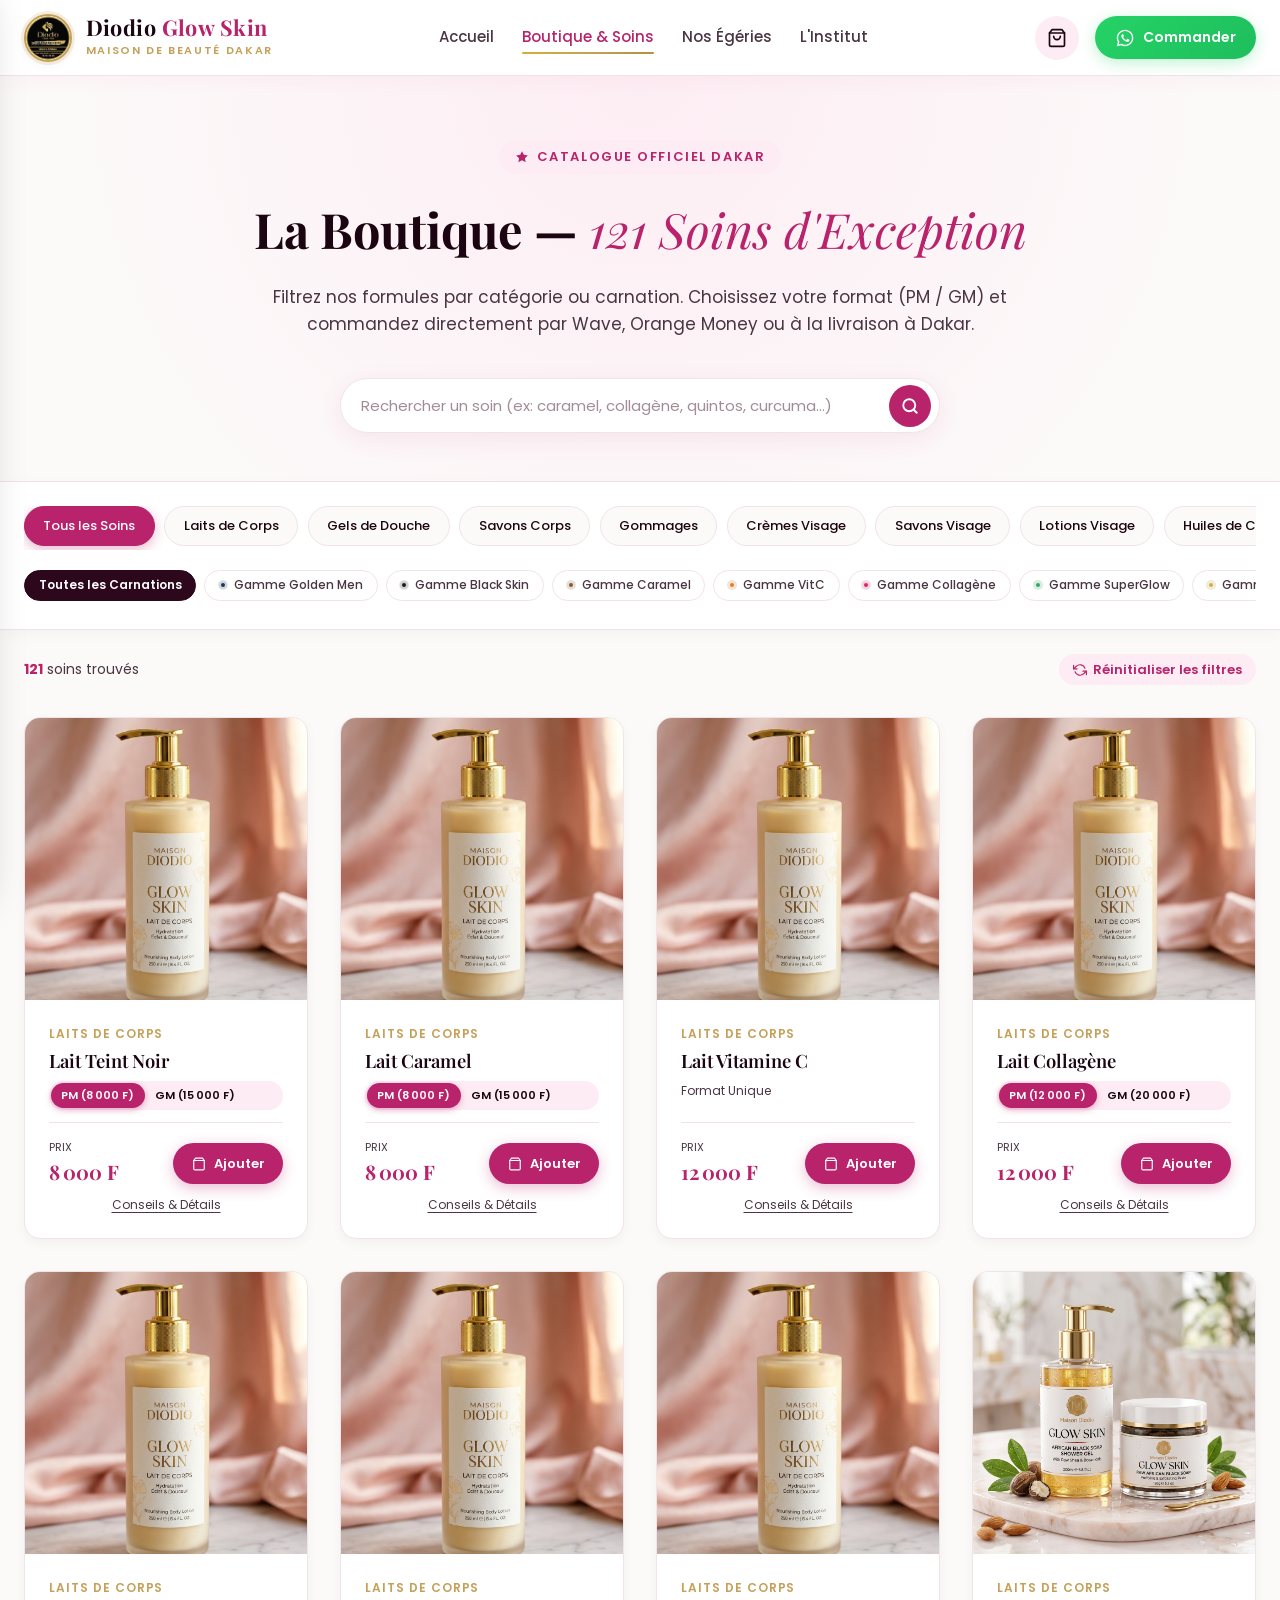
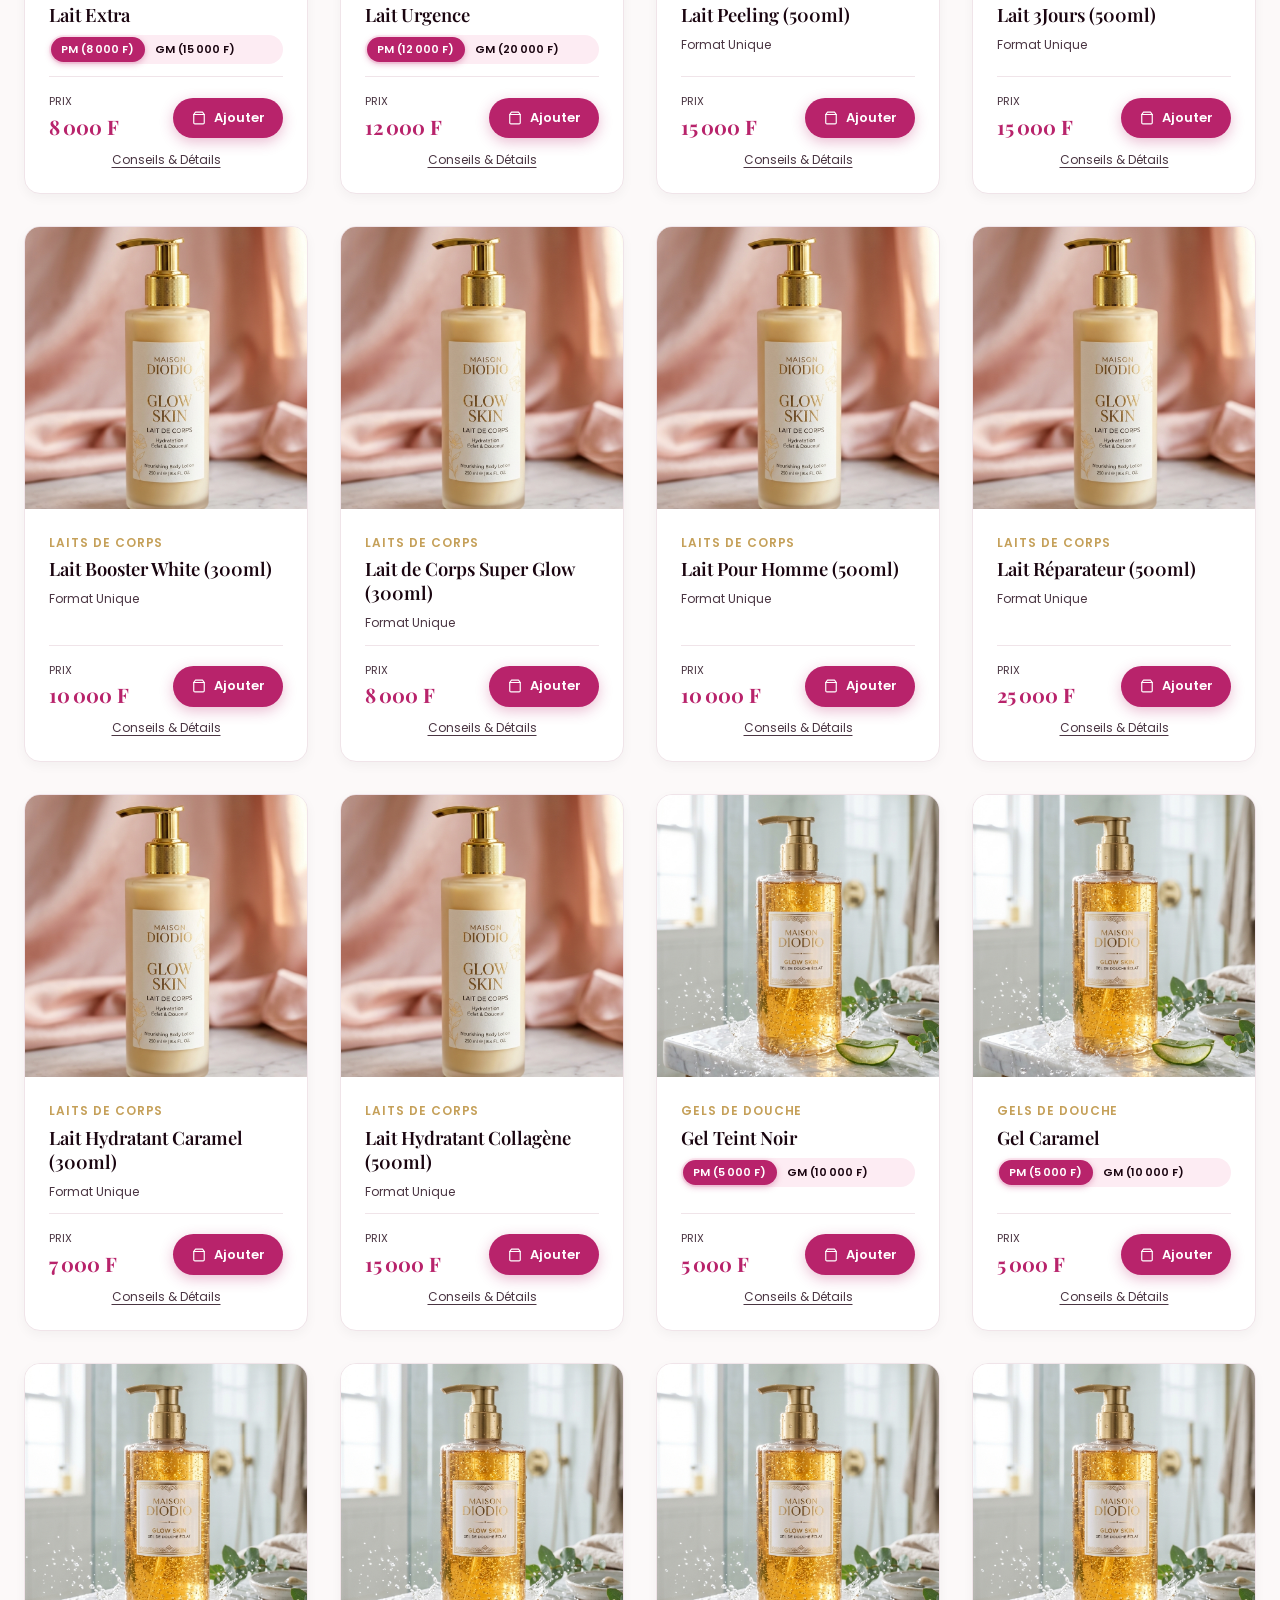
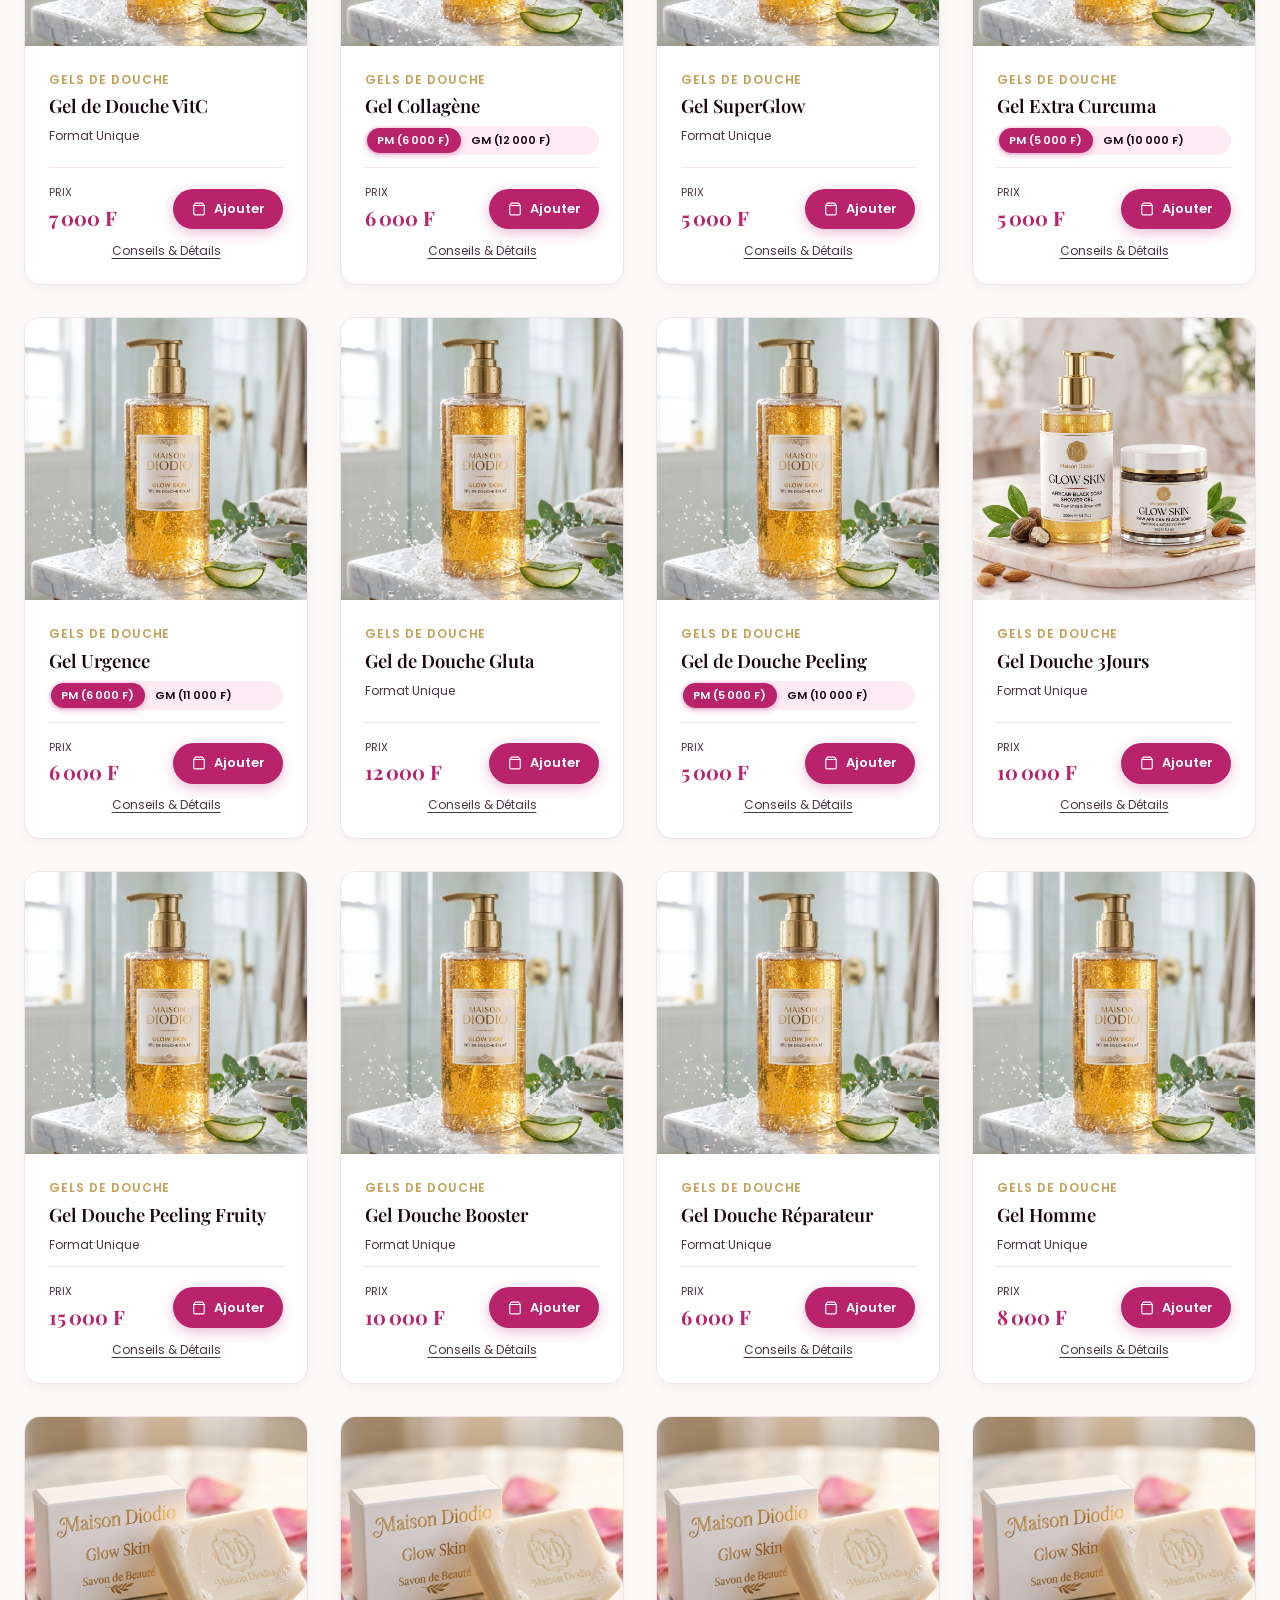
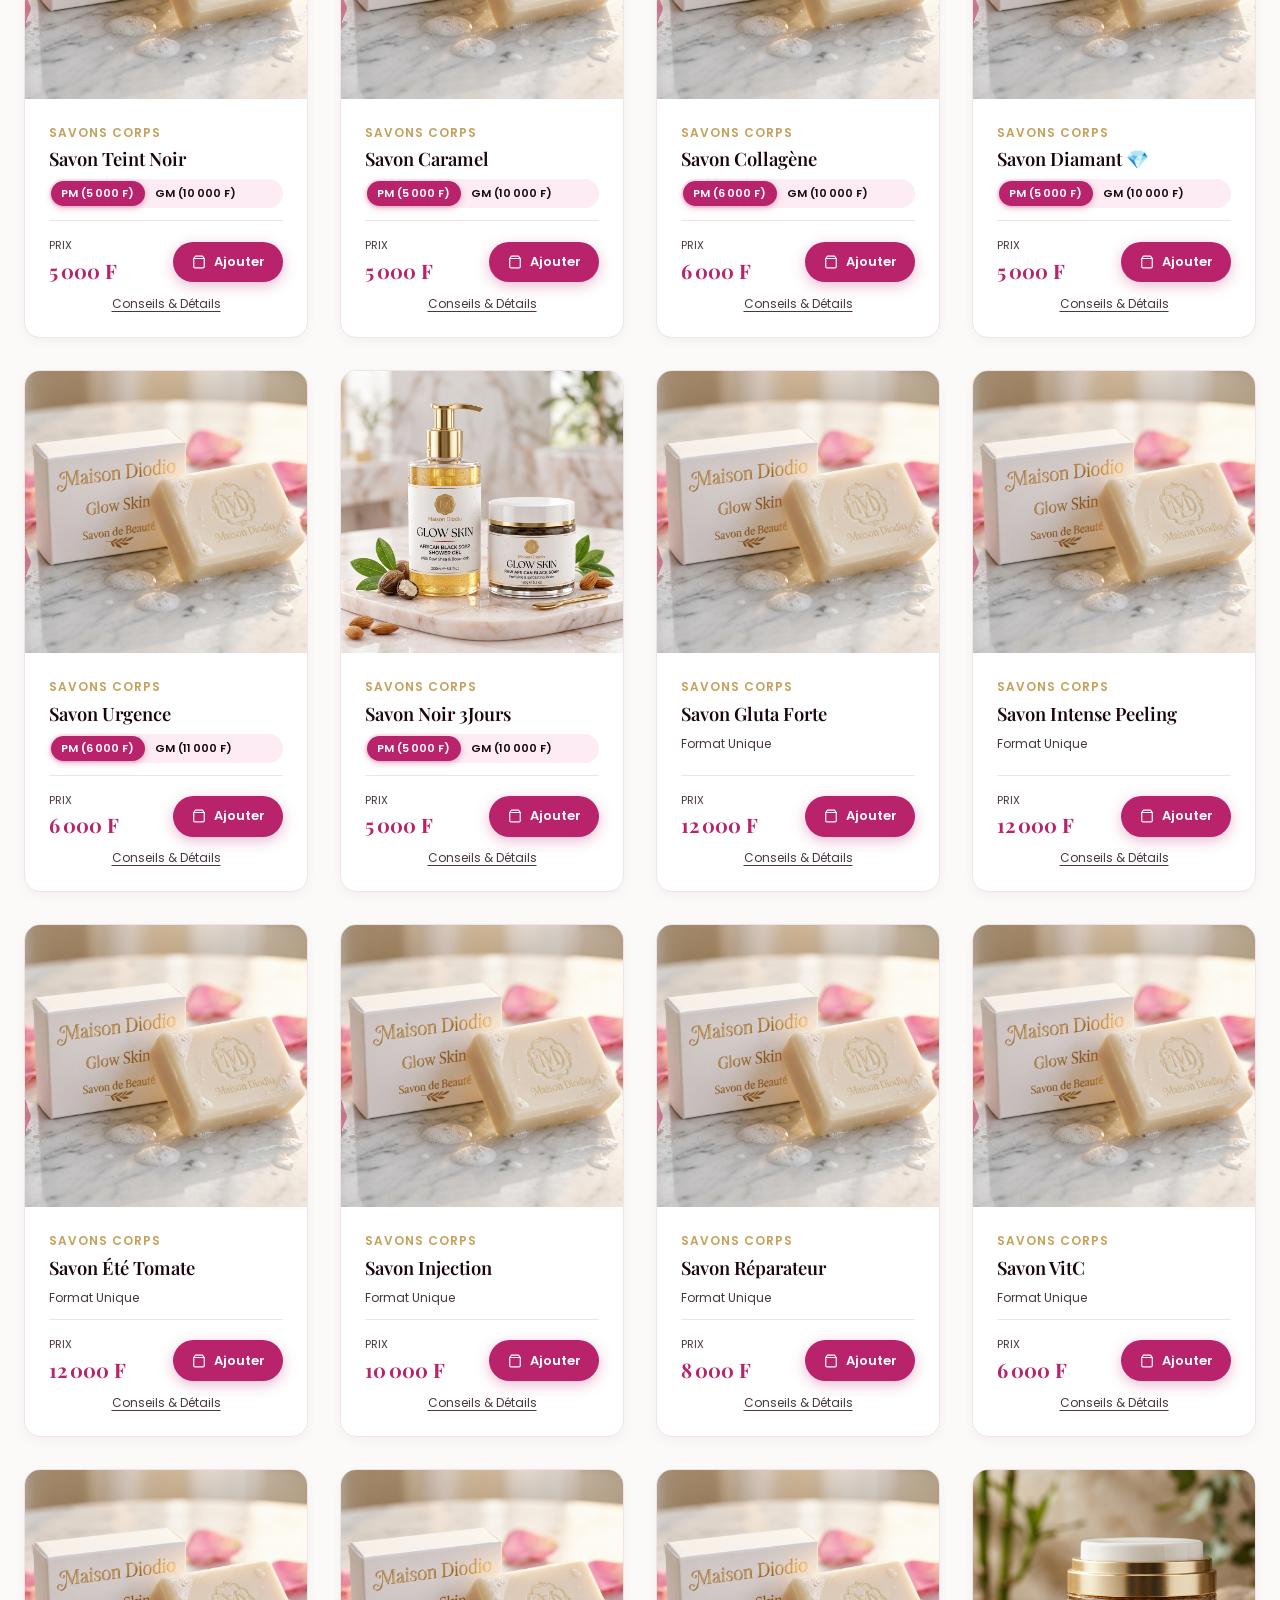
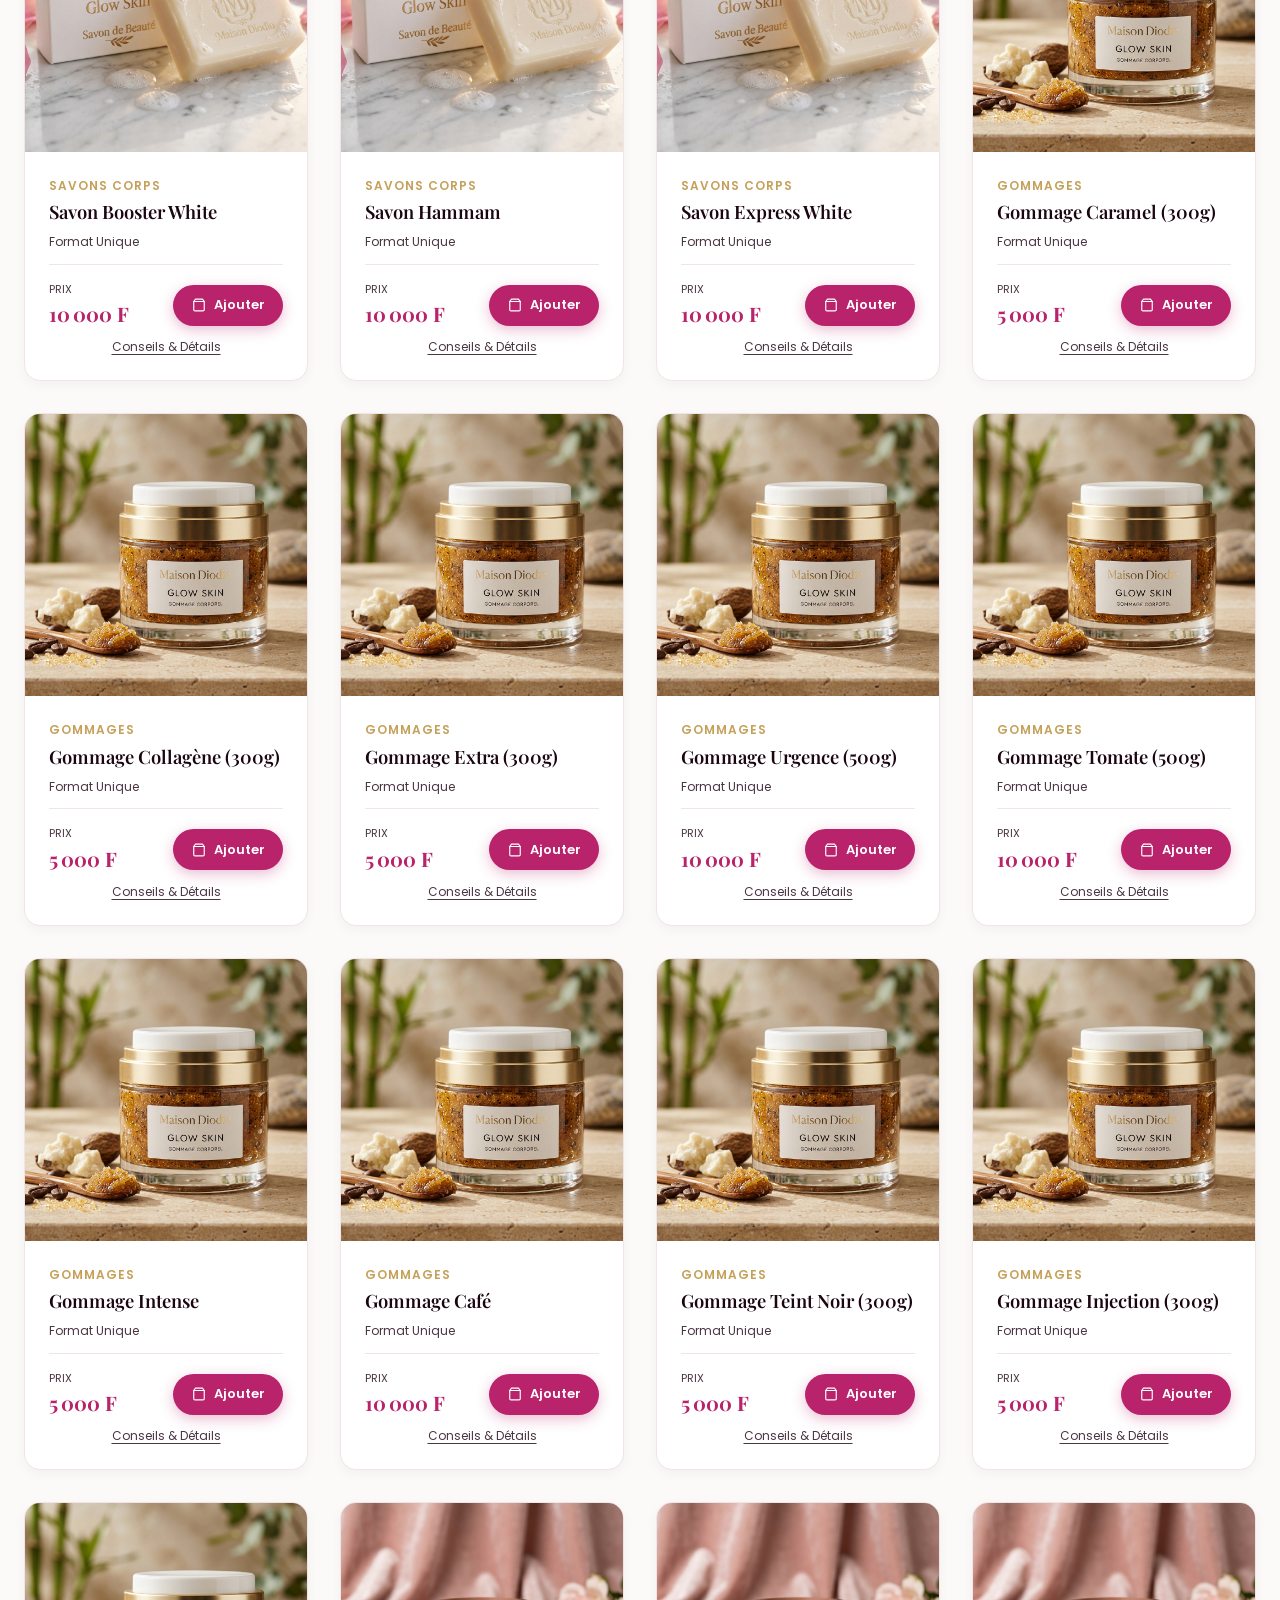
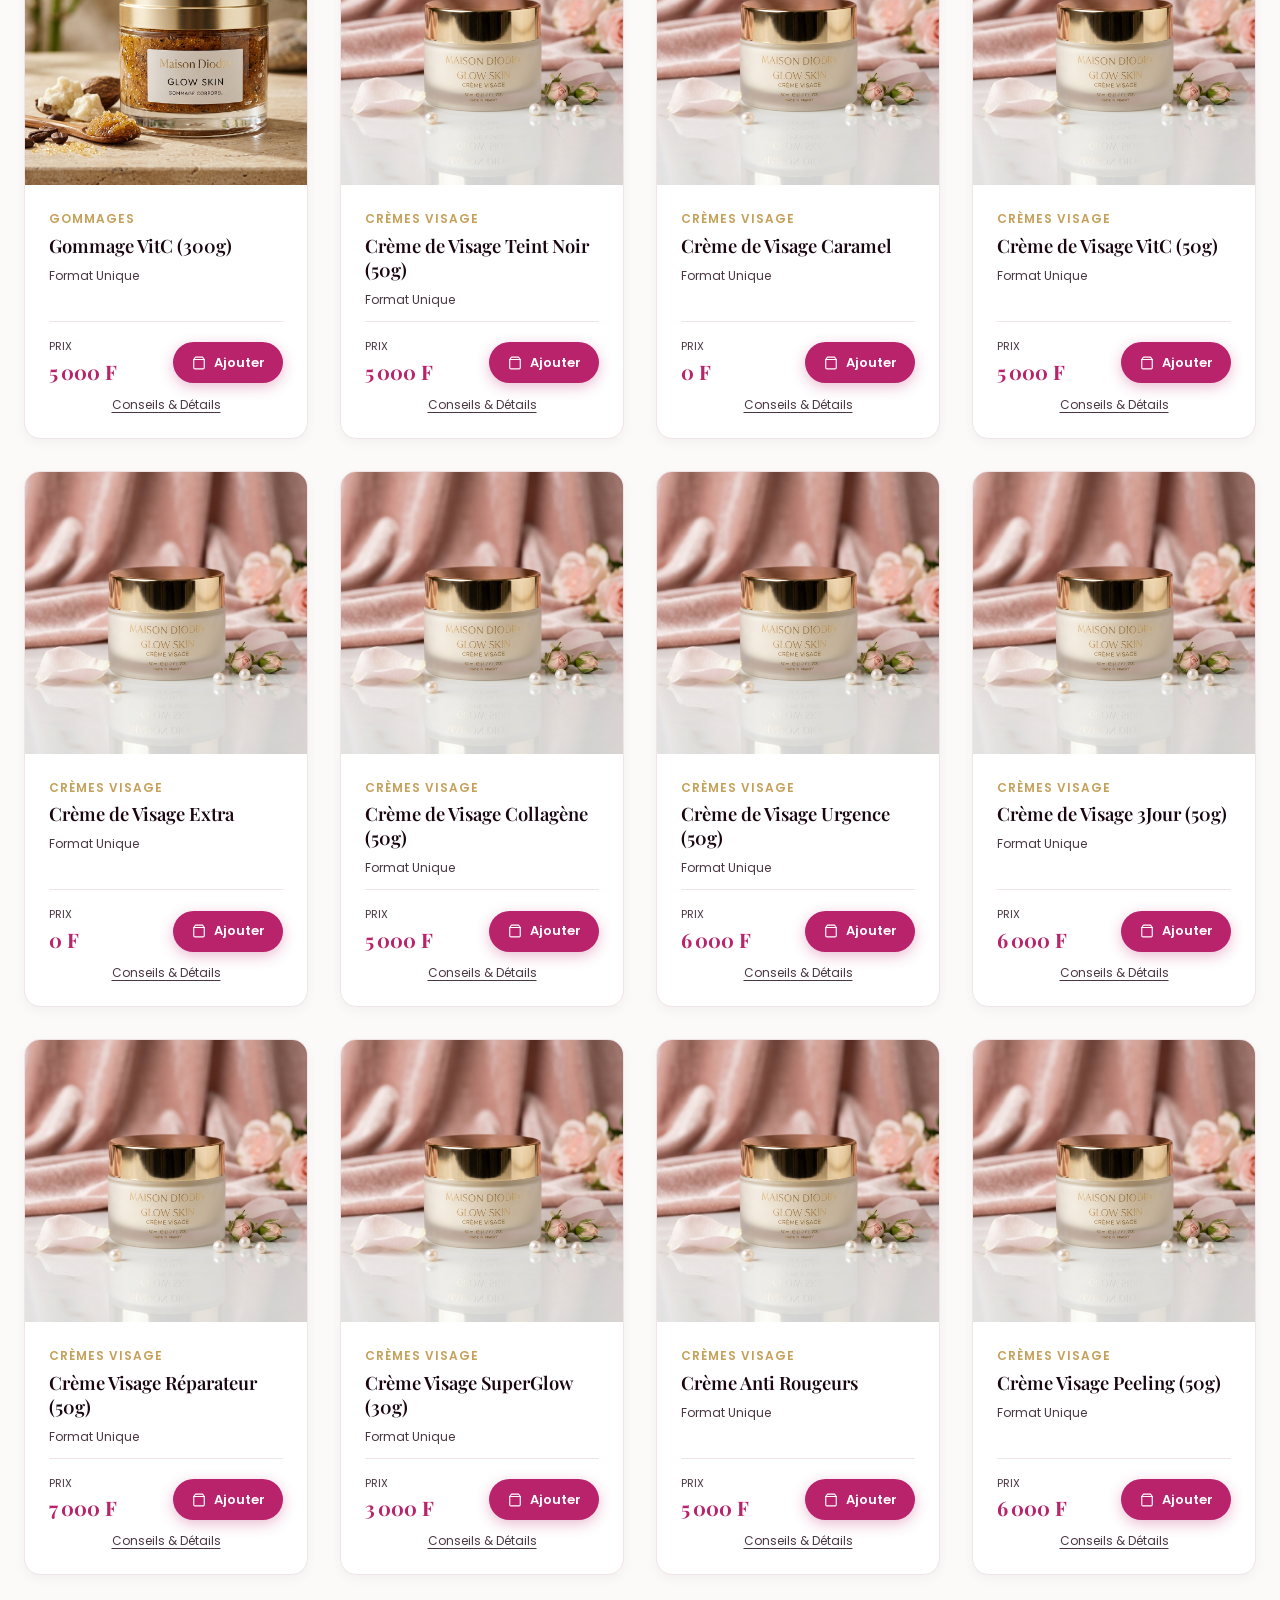
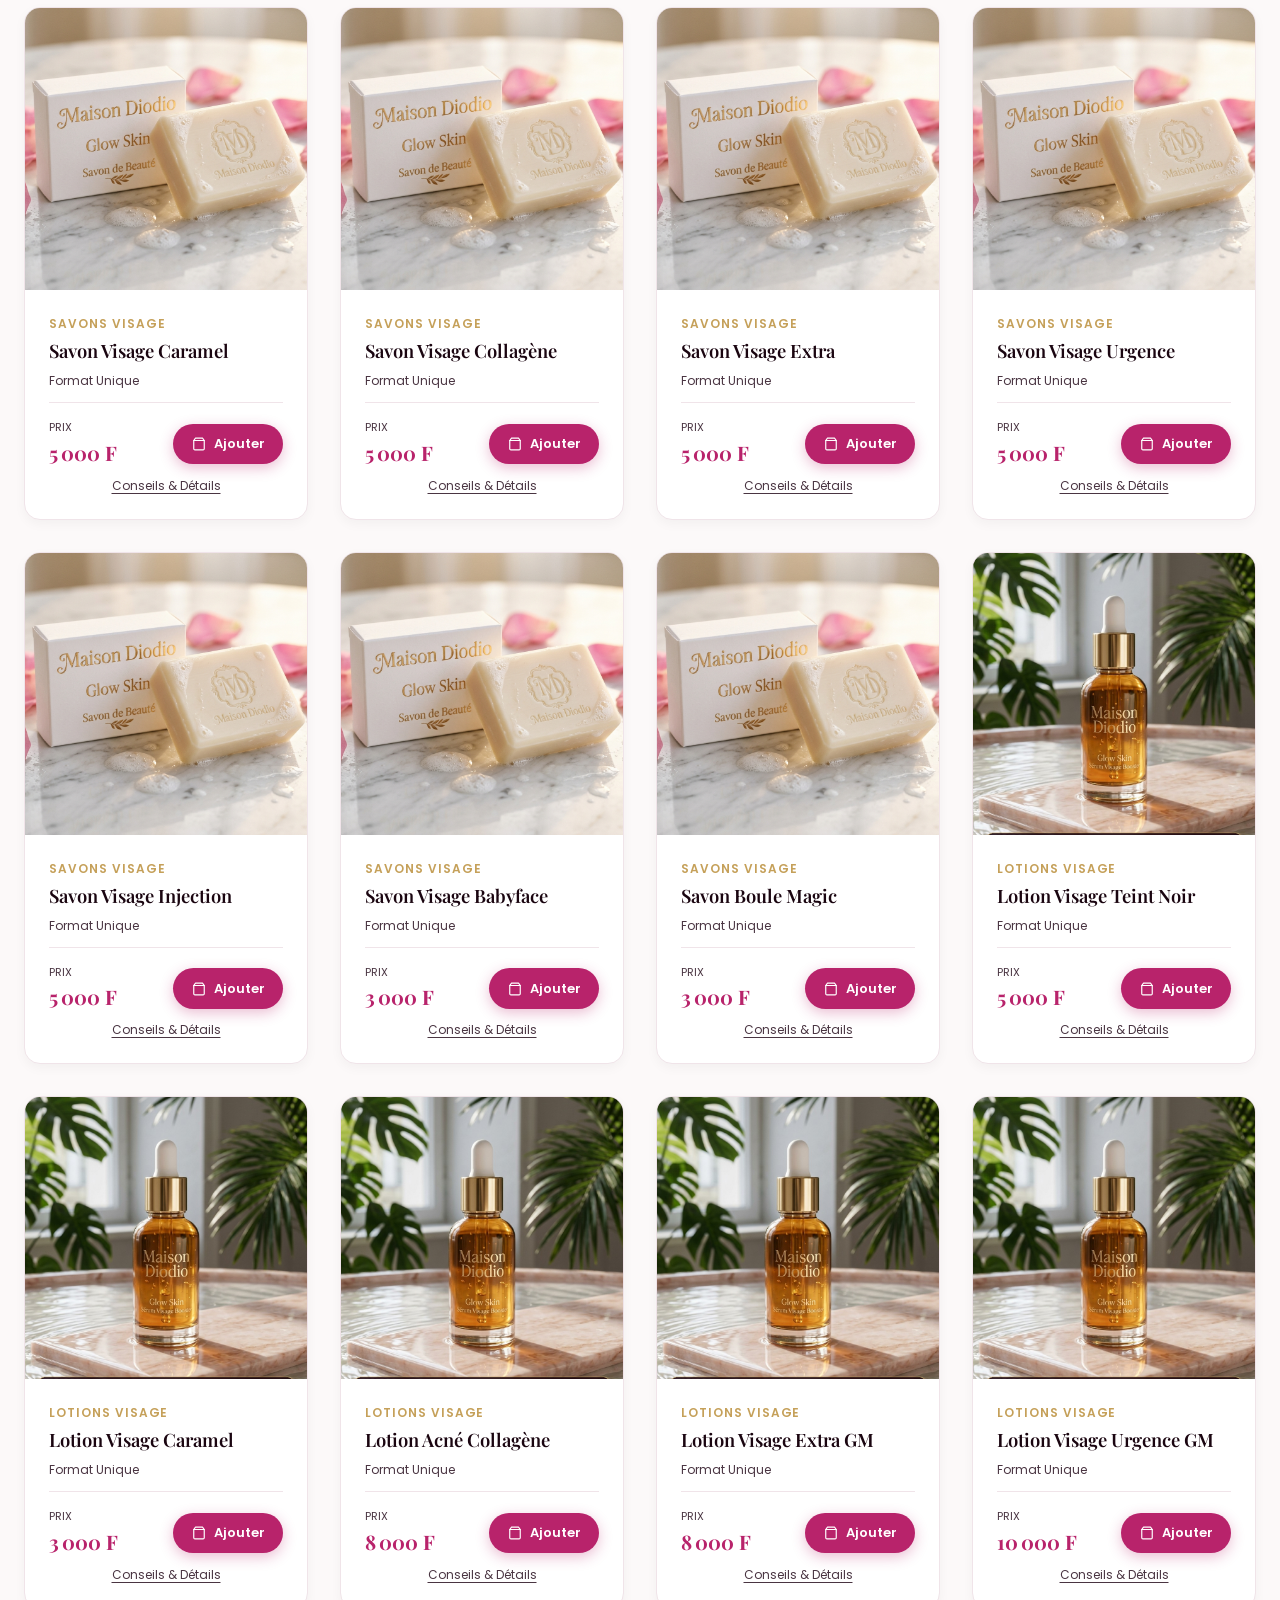
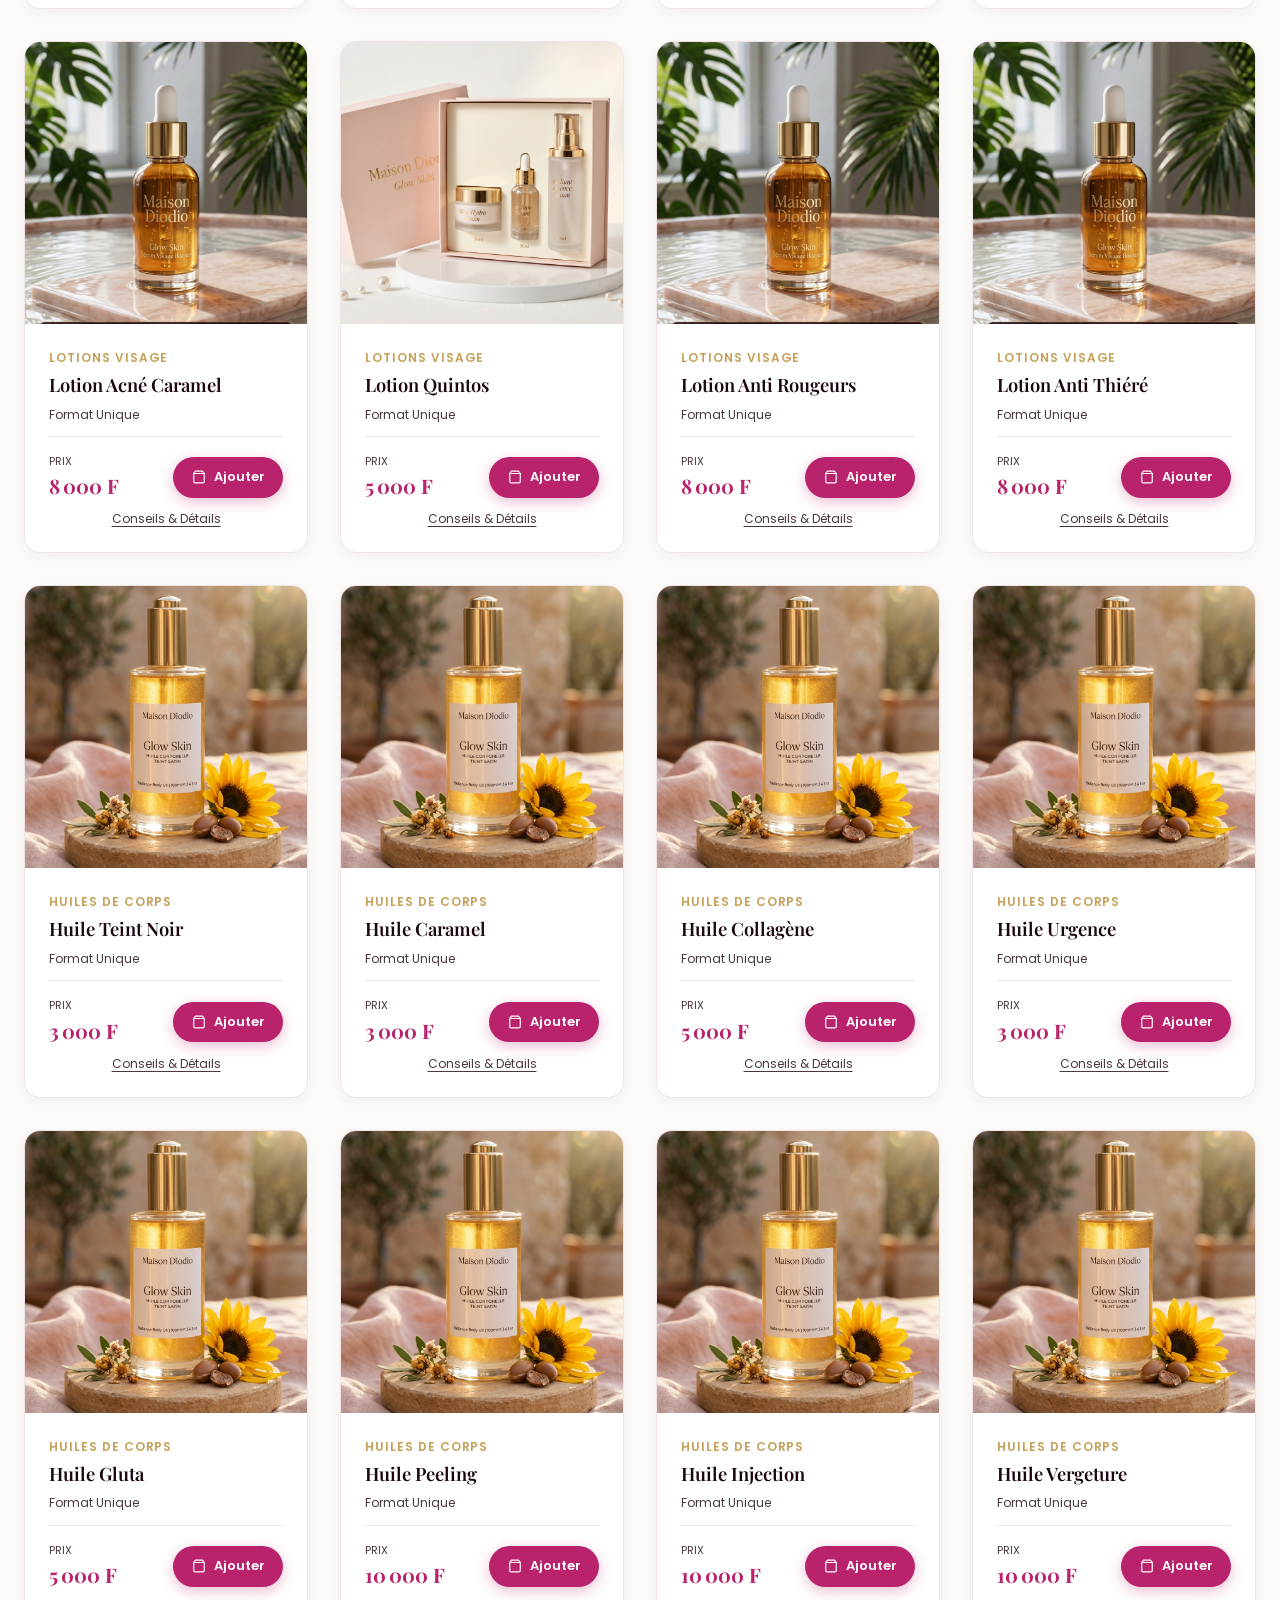
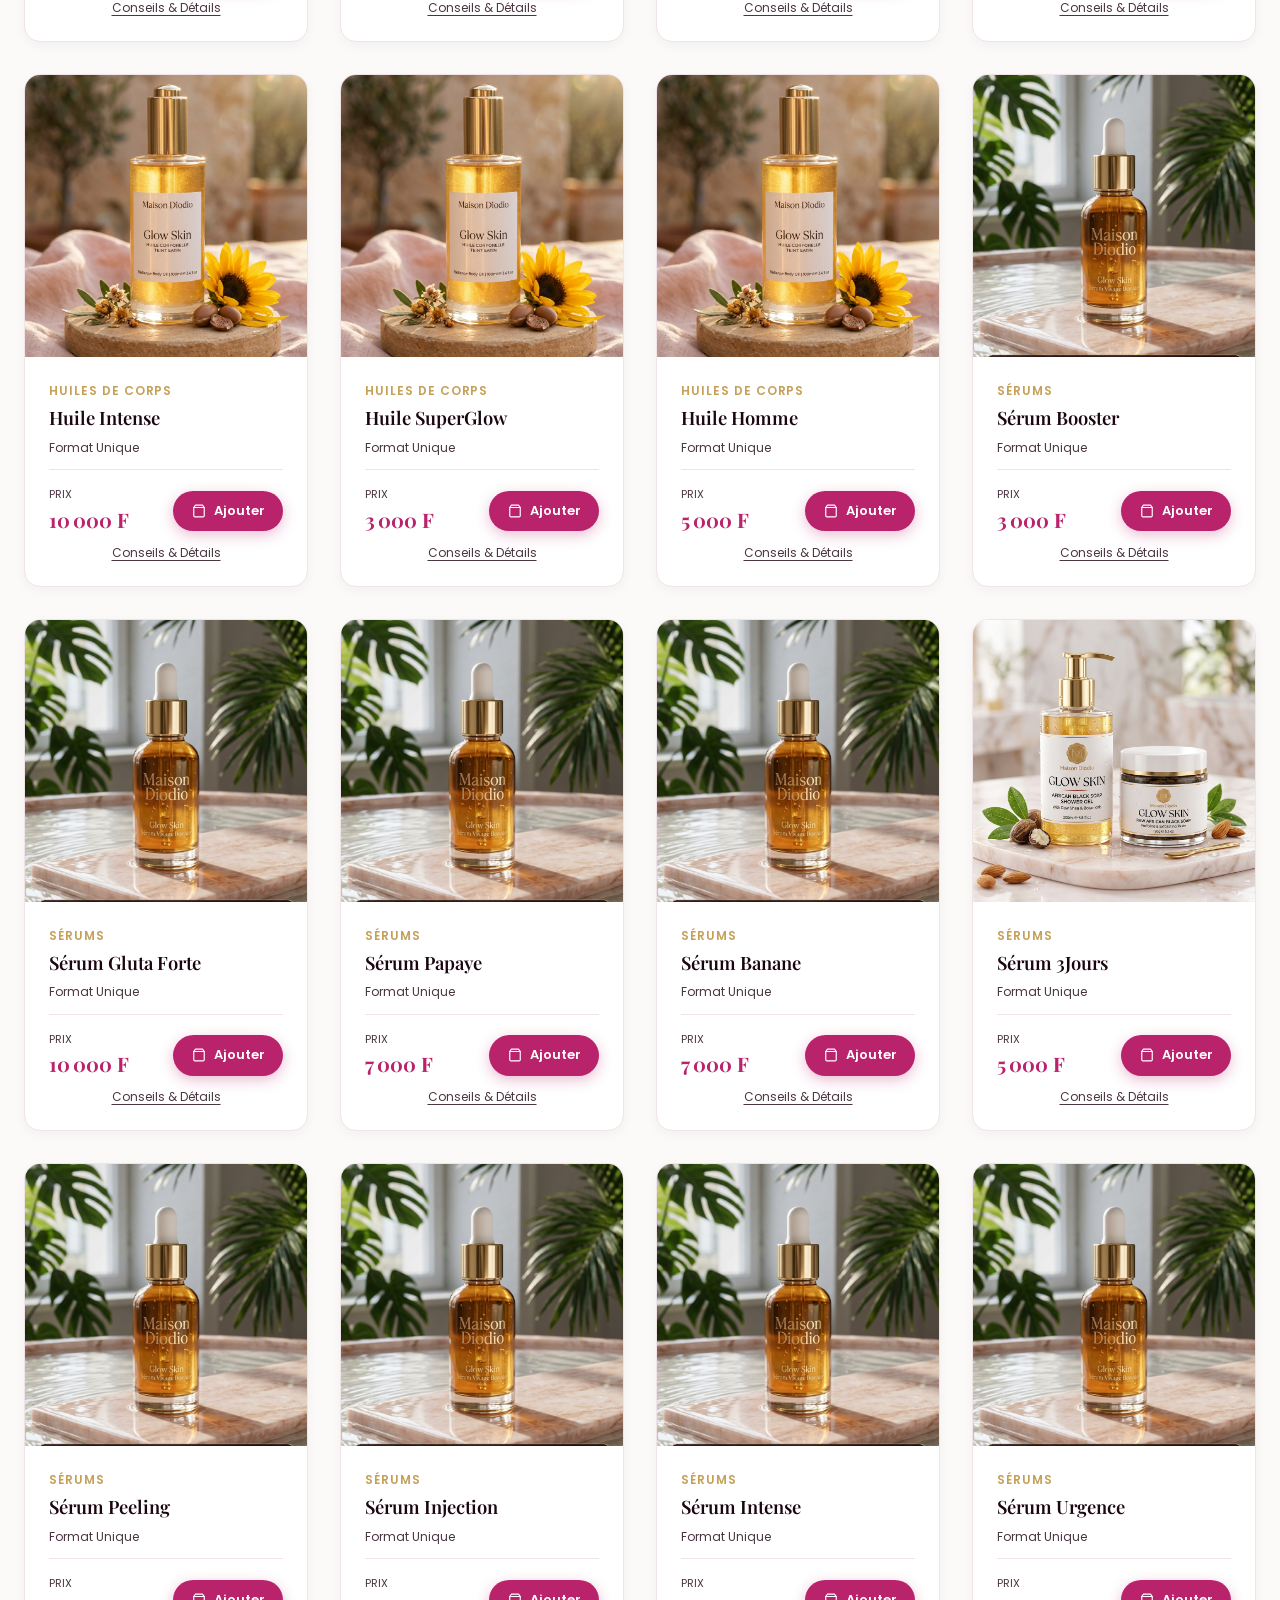
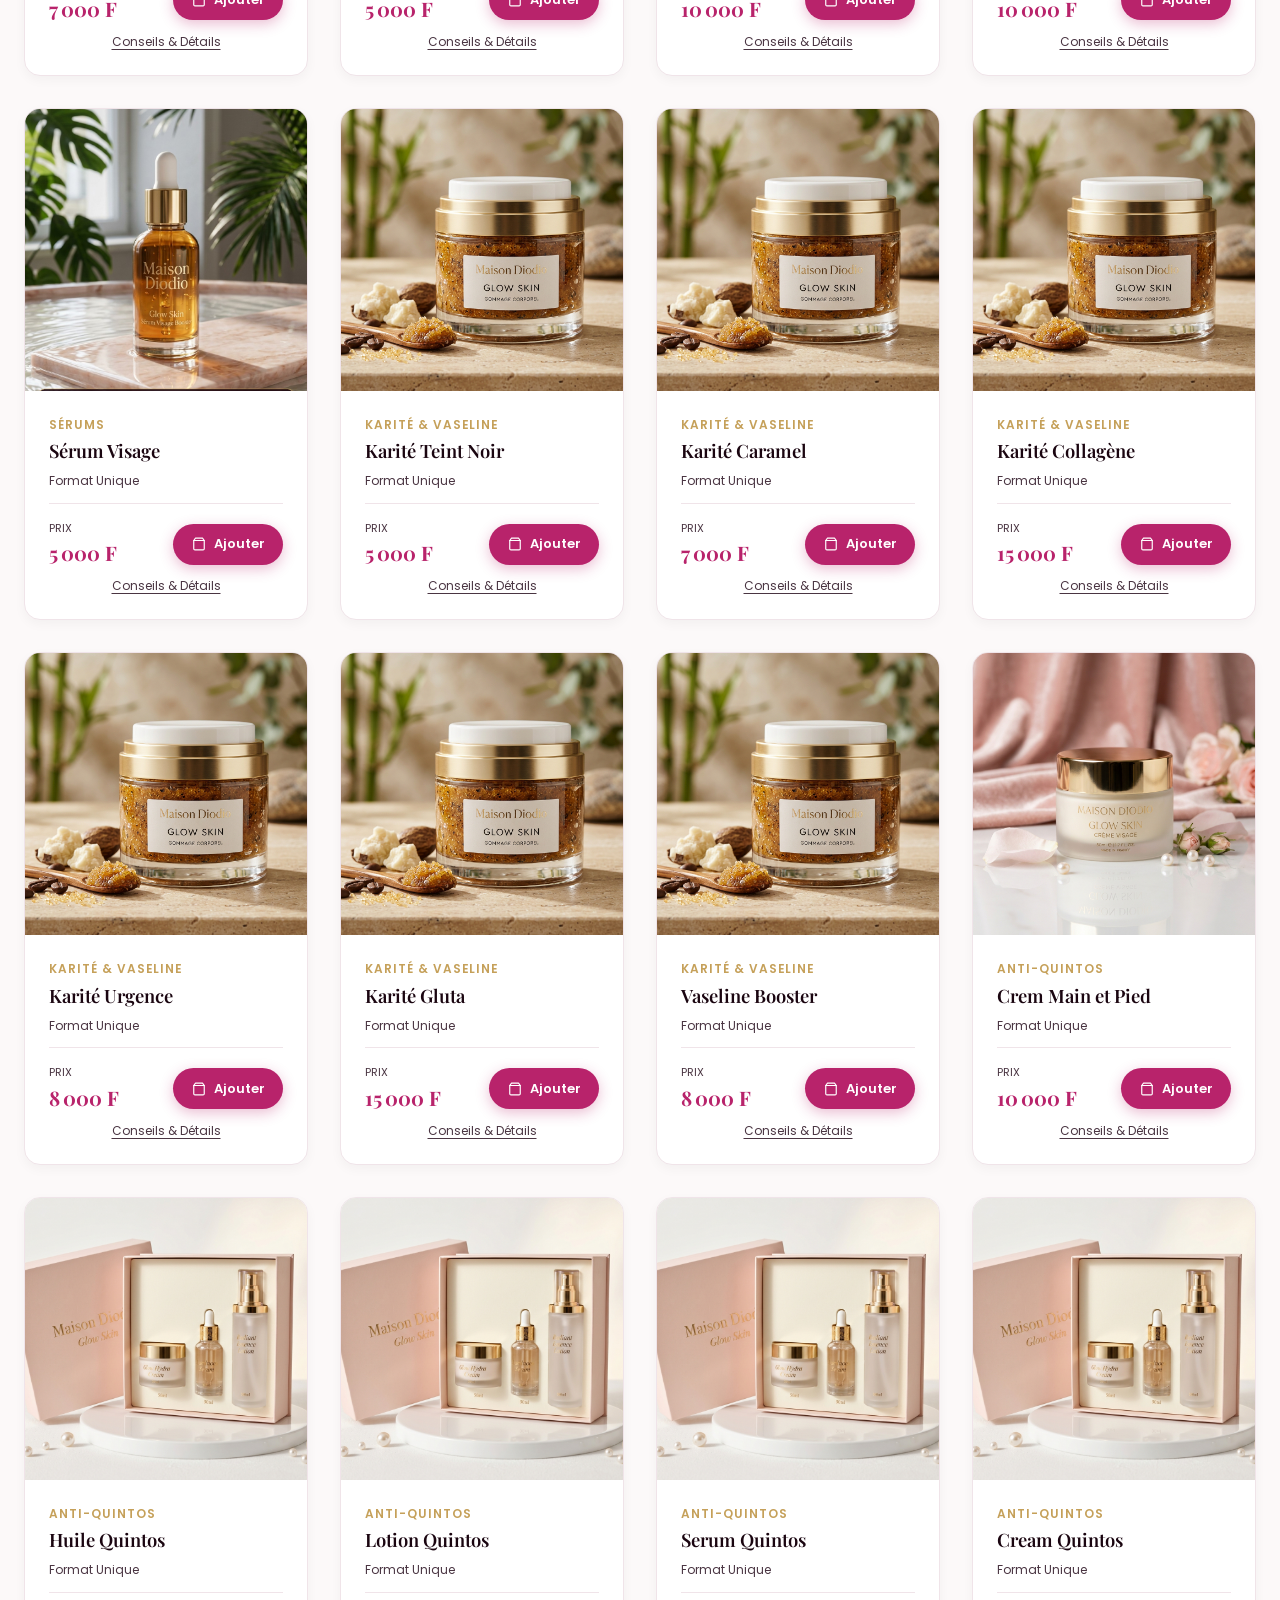
<file: catalogue.html>
<!DOCTYPE html>
<html lang="fr">
<head>
  <meta charset="UTF-8">
  <meta name="viewport" content="width=device-width, initial-scale=1.0">
  <title>Boutique Officielle — Maison Diodio Glow Skin (121 Soins & Rituels)</title>
  <meta name="description" content="Explorez l'intégralité du catalogue Maison Diodio Glow Skin : Laits de corps, gels douche, sérums, gommages et soins spécifiques pour les 12 carnations à Dakar.">
  <link rel="icon" type="image/jpeg" href="assets/images/logo.jpg">

  <!-- Polices Google Fonts -->
  <link rel="preconnect" href="https://fonts.googleapis.com">
  <link rel="preconnect" href="https://fonts.gstatic.com" crossorigin>
  <link href="https://fonts.googleapis.com/css2?family=Playfair+Display:ital,wght@0,400;0,600;0,700;1,400&family=Poppins:wght@300;400;500;600;700&display=swap" rel="stylesheet">

  <!-- Feuilles de styles -->
  <link rel="stylesheet" href="assets/css/style.css?v=2.5">
</head>
<body>

  <!-- ==========================================================================
       EN-TÊTE PRINCIPAL (STICKY HEADER)
       ========================================================================== -->
  <header class="main-header" id="main-header">
    <div class="header-container">
      <a href="index.html" class="brand-logo-link" aria-label="Maison Diodio Glow Skin - Retour à l'accueil">
        <div class="brand-logo-badge">
          <img src="assets/images/logo.jpg" alt="Logo officiel Maison Diodio Glow Skin" width="48" height="48">
        </div>
        <div class="brand-name-group">
          <span class="brand-title">Diodio <span>Glow Skin</span></span>
          <span class="brand-subtitle">Maison de Beauté Dakar</span>
        </div>
      </a>

      <!-- Menu de Navigation Multi-Pages -->
      <nav class="nav-menu-wrapper" aria-label="Navigation principale">
        <ul class="nav-menu">
          <li><a href="index.html" class="nav-link">Accueil</a></li>
          <li><a href="catalogue.html" class="nav-link active">Boutique & Soins</a></li>
          <li><a href="egeries.html" class="nav-link">Nos Égéries</a></li>
          <li><a href="institut.html" class="nav-link">L'Institut</a></li>
        </ul>
      </nav>

      <div class="header-actions">
        <!-- Bouton Menu Mobile (Hamburger) -->
        <button type="button" class="mobile-menu-btn" id="mobile-menu-trigger" onclick="window.toggleMobileNav(event)" aria-label="Ouvrir le menu de navigation" aria-expanded="false" aria-controls="mobile-nav-drawer">
          <span class="svg-icon">
            <svg viewBox="0 0 24 24" fill="none" stroke="currentColor" stroke-width="2" stroke-linecap="round" stroke-linejoin="round">
              <line x1="3" y1="12" x2="21" y2="12"></line>
              <line x1="3" y1="6" x2="21" y2="6"></line>
              <line x1="3" y1="18" x2="21" y2="18"></line>
            </svg>
          </span>
        </button>

        <button type="button" class="icon-button" id="cart-drawer-trigger" aria-label="Ouvrir le panier">
          <span class="svg-icon">
            <svg viewBox="0 0 24 24" fill="none" stroke="currentColor" stroke-width="2" stroke-linecap="round" stroke-linejoin="round">
              <path d="M6 2L3 6v14a2 2 0 0 0 2 2h14a2 2 0 0 0 2-2V6l-3-4z"></path>
              <line x1="3" y1="6" x2="21" y2="6"></line>
              <path d="M16 10a4 4 0 0 1-8 0"></path>
            </svg>
          </span>
          <span class="badge-count cart-count" style="display: none;">0</span>
        </button>

        <a href="https://wa.me/221785466969?text=Bonjour%20Maison%20Diodio%20Glow%20Skin,%20je%20souhaite%20commander%20des%20soins." target="_blank" rel="noopener noreferrer" class="btn-whatsapp-header">
          <span class="svg-icon white">
            <svg viewBox="0 0 24 24" fill="currentColor">
              <path d="M12.04 2C6.58 2 2.13 6.45 2.13 11.91C2.13 13.66 2.59 15.36 3.45 16.86L2.05 22L7.3 20.62C8.75 21.41 10.38 21.83 12.04 21.83C17.5 21.83 21.95 17.38 21.95 11.92C21.95 9.27 20.92 6.78 19.05 4.91C17.18 3.03 14.69 2 12.04 2M12.05 3.67C14.25 3.67 16.31 4.53 17.87 6.09C19.42 7.65 20.28 9.72 20.28 11.92C20.28 16.46 16.58 20.15 12.04 20.15C10.56 20.15 9.11 19.76 7.85 19L7.55 18.83L4.43 19.65L5.26 16.61L5.06 16.29C4.24 15 3.8 13.47 3.8 11.91C3.81 7.37 7.5 3.67 12.05 3.67M9.11 7.44C8.94 7.44 8.68 7.5 8.46 7.74C8.24 7.97 7.62 8.56 7.62 9.77C7.62 10.97 8.5 12.13 8.62 12.29C8.75 12.45 10.3 14.86 12.71 15.86C14.71 16.69 15.12 16.53 15.56 16.49C16 16.45 17 15.9 17.2 15.32C17.41 14.75 17.41 14.26 17.34 14.15C17.28 14.05 17.11 13.99 16.85 13.86C16.6 13.73 15.36 13.12 15.13 13.04C14.9 12.95 14.73 12.91 14.56 13.16C14.39 13.41 13.91 13.99 13.77 14.15C13.62 14.31 13.48 14.33 13.22 14.21C12.97 14.08 12.15 13.81 11.18 12.95C10.43 12.28 9.92 11.45 9.77 11.2C9.62 10.95 9.76 10.81 9.88 10.69C10 10.58 10.14 10.4 10.27 10.25C10.4 10.1 10.44 9.98 10.53 9.82C10.62 9.66 10.57 9.51 10.51 9.38C10.45 9.26 9.96 8.07 9.76 7.57C9.56 7.09 9.35 7.15 9.19 7.15L9.11 7.44Z"/>
            </svg>
          </span>
          <span>Commander</span>
        </a>
      </div>
    </div>
  </header>

  <!-- ==========================================================================
       HÉRO DU CATALOGUE & MOTEUR DE RECHERCHE
       ========================================================================== -->
  <main>
    <section class="catalogue-hero">
      <div class="catalogue-hero-inner">
        <span class="section-tag">
          <span class="svg-icon" style="width: 14px; height: 14px;">
            <svg viewBox="0 0 24 24" fill="currentColor">
              <polygon points="12 2 15.09 8.26 22 9.27 17 14.14 18.18 21.02 12 17.77 5.82 21.02 7 14.14 2 9.27 8.91 8.26 12 2"></polygon>
            </svg>
          </span>
          <span>Catalogue Officiel Dakar</span>
        </span>
        <h1 class="catalogue-hero-title">La Boutique — <em>121 Soins d'Exception</em></h1>
        <p class="catalogue-hero-desc">
          Filtrez nos formules par catégorie ou carnation. Choisissez votre format (PM / GM) et commandez directement par Wave, Orange Money ou à la livraison à Dakar.
        </p>

        <!-- Champ de recherche en direct -->
        <div class="search-input-box">
          <input type="text" id="catalogue-search-input" placeholder="Rechercher un soin (ex: caramel, collagène, quintos, curcuma...)" aria-label="Rechercher dans le catalogue">
          <button type="button" class="search-icon-btn" aria-label="Lancer la recherche">
            <span class="svg-icon white" style="width: 18px; height: 18px;">
              <svg viewBox="0 0 24 24" fill="none" stroke="currentColor" stroke-width="2.5" stroke-linecap="round" stroke-linejoin="round">
                <circle cx="11" cy="11" r="8"></circle>
                <line x1="21" y1="21" x2="16.65" y2="16.65"></line>
              </svg>
            </span>
          </button>
        </div>
      </div>
    </section>

    <!-- ==========================================================================
         FILTRES CATÉGORIES & CARNATIONS (STICKY)
         ========================================================================== -->
    <section class="catalogue-filters-section" aria-label="Filtres du catalogue">
      <div class="catalogue-filters-container">
        <!-- Ligne 1 : Onglets Catégories -->
        <div class="filter-row-categories" id="category-pills-container"></div>

        <!-- Ligne 2 : Puces Carnations -->
        <div class="filter-row-carnations" id="carnation-chips-container"></div>
      </div>
    </section>

    <!-- Barre de Statut & Réinitialisation -->
    <div class="catalogue-status-bar">
      <div class="results-count-text" id="results-count">
        Chargement des soins...
      </div>
      <button type="button" class="btn-reset-filters" id="btn-reset-filters">
        <span class="svg-icon" style="width: 14px; height: 14px;">
          <svg viewBox="0 0 24 24" fill="none" stroke="currentColor" stroke-width="2" stroke-linecap="round" stroke-linejoin="round">
            <polyline points="1 4 1 10 7 10"></polyline>
            <polyline points="23 20 23 14 17 14"></polyline>
            <path d="M20.49 9A9 9 0 0 0 5.64 5.64L1 10m22 4l-4.64 4.36A9 9 0 0 1 3.51 15"></path>
          </svg>
        </span>
        <span>Réinitialiser les filtres</span>
      </button>
    </div>

    <!-- ==========================================================================
         GRILLE DES PRODUITS DU CATALOGUE
         ========================================================================== -->
    <section class="section-py" style="padding-top: 2rem;">
      <div class="section-container">
        <div class="products-grid-4" id="catalogue-products-grid">
          <!-- Injecté dynamiquement par app.js -->
        </div>
      </div>
    </section>
  </main>

  <!-- ==========================================================================
       MODALE DE DÉTAIL DU PRODUIT (« FICHE SOIN »)
       ========================================================================== -->
  <div class="modal-overlay" id="product-detail-modal" aria-hidden="true" role="dialog">
    <div class="modal-card">
      <button type="button" class="modal-close-btn" id="modal-close-btn" aria-label="Fermer la fiche produit">
        <span class="svg-icon">
          <svg viewBox="0 0 24 24" fill="none" stroke="currentColor" stroke-width="2" stroke-linecap="round" stroke-linejoin="round">
            <line x1="18" y1="6" x2="6" y2="18"></line>
            <line x1="6" y1="6" x2="18" y2="18"></line>
          </svg>
        </span>
      </button>
      <div id="modal-card-body"></div>
    </div>
  </div>

  <!-- ==========================================================================
       PIED DE PAGE LUXE (FOOTER)
       ========================================================================== -->
  <footer class="footer-luxury">
    <div class="footer-container">
      <div class="footer-top-grid">
        <div class="footer-brand">
          <h3>Diodio <span>Glow Skin</span></h3>
          <p>
            Maison de cosmétiques et soins dermatologiques d'exception fondée par Mame Diarra Thiam à Dakar. Révélez la beauté de toutes les carnations.
          </p>
          <div style="display: flex; gap: 0.85rem; margin-top: 1rem;">
            <a href="https://wa.me/221785466969" target="_blank" rel="noopener noreferrer" class="icon-button" style="background: rgba(255,255,255,0.08); color: var(--color-white);" aria-label="WhatsApp">
              <span class="svg-icon">
                <svg viewBox="0 0 24 24" fill="currentColor">
                  <path d="M12.04 2C6.58 2 2.13 6.45 2.13 11.91C2.13 13.66 2.59 15.36 3.45 16.86L2.05 22L7.3 20.62C8.75 21.41 10.38 21.83 12.04 21.83C17.5 21.83 21.95 17.38 21.95 11.92C21.95 9.27 20.92 6.78 19.05 4.91C17.18 3.03 14.69 2 12.04 2M12.05 3.67C14.25 3.67 16.31 4.53 17.87 6.09C19.42 7.65 20.28 9.72 20.28 11.92C20.28 16.46 16.58 20.15 12.04 20.15C10.56 20.15 9.11 19.76 7.85 19L7.55 18.83L4.43 19.65L5.26 16.61L5.06 16.29C4.24 15 3.8 13.47 3.8 11.91C3.81 7.37 7.5 3.67 12.05 3.67M9.11 7.44C8.94 7.44 8.68 7.5 8.46 7.74C8.24 7.97 7.62 8.56 7.62 9.77C7.62 10.97 8.5 12.13 8.62 12.29C8.75 12.45 10.3 14.86 12.71 15.86C14.71 16.69 15.12 16.53 15.56 16.49C16 16.45 17 15.9 17.2 15.32C17.41 14.75 17.41 14.26 17.34 14.15C17.28 14.05 17.11 13.99 16.85 13.86C16.6 13.73 15.36 13.12 15.13 13.04C14.9 12.95 14.73 12.91 14.56 13.16C14.39 13.41 13.91 13.99 13.77 14.15C13.62 14.31 13.48 14.33 13.22 14.21C12.97 14.08 12.15 13.81 11.18 12.95C10.43 12.28 9.92 11.45 9.77 11.2C9.62 10.95 9.76 10.81 9.88 10.69C10 10.58 10.14 10.4 10.27 10.25C10.4 10.1 10.44 9.98 10.53 9.82C10.62 9.66 10.57 9.51 10.51 9.38C10.45 9.26 9.96 8.07 9.76 7.57C9.56 7.09 9.35 7.15 9.19 7.15L9.11 7.44Z"/>
                </svg>
              </span>
            </a>
          </div>
        </div>

        <div class="footer-nav-col">
          <h4>Navigation</h4>
          <ul class="footer-nav-list">
            <li><a href="index.html">Accueil</a></li>
            <li><a href="index.html#diagnostic">Diagnostic Carnations</a></li>
            <li><a href="catalogue.html">Boutique & Soins</a></li>
            <li><a href="egeries.html">Nos Égéries</a></li>
            <li><a href="institut.html">L'Institut Ouest-Foire</a></li>
            <li><a href="admin.html">Espace Gérante (Démo)</a></li>
          </ul>
        </div>

        <div class="footer-nav-col">
          <h4>Nos Gammes Phares</h4>
          <ul class="footer-nav-list">
            <li><a href="catalogue.html?carnation=2">Gamme Black Skin</a></li>
            <li><a href="catalogue.html?carnation=3">Gamme Caramel</a></li>
            <li><a href="catalogue.html?carnation=5">Gamme Collagène</a></li>
            <li><a href="catalogue.html?carnation=9">Gamme 3Jours Événement</a></li>
            <li><a href="catalogue.html?carnation=1">Gamme Golden Men</a></li>
            <li><a href="catalogue.html?carnation=6">Gamme SuperGlow</a></li>
          </ul>
        </div>

        <div class="footer-nav-col">
          <h4>Institut & Standard</h4>
          <div class="footer-contact-items">
            <div class="footer-contact-row">
              <span class="svg-icon">
                <svg viewBox="0 0 24 24" fill="none" stroke="currentColor" stroke-width="2" stroke-linecap="round" stroke-linejoin="round">
                  <path d="M21 10c0 7-9 13-9 13s-9-6-9-13a9 9 0 0 1 18 0z"></path>
                  <circle cx="12" cy="10" r="3"></circle>
                </svg>
              </span>
              <span>Ouest-Foire, à côté de la station Elton (VDN), Dakar</span>
            </div>
            <div class="footer-contact-row">
              <span class="svg-icon">
                <svg viewBox="0 0 24 24" fill="none" stroke="currentColor" stroke-width="2" stroke-linecap="round" stroke-linejoin="round">
                  <path d="M22 16.92v3a2 2 0 0 1-2.18 2 19.79 19.79 0 0 1-8.63-3.07 19.5 19.5 0 0 1-6-6 19.79 19.79 0 0 1-3.07-8.67A2 2 0 0 1 4.11 2h3a2 2 0 0 1 2 1.72 12.84 12.84 0 0 0 .7 2.81 2 2 0 0 1-.45 2.11L8.09 9.91a16 16 0 0 0 6 6l1.27-1.27a2 2 0 0 1 2.11-.45 12.84 12.84 0 0 0 2.81.7A2 2 0 0 1 22 16.92z"></path>
                </svg>
              </span>
              <span>Standard : <strong>33.844.15.15</strong></span>
            </div>
            <div class="footer-contact-row">
              <span class="svg-icon">
                <svg viewBox="0 0 24 24" fill="none" stroke="currentColor" stroke-width="2" stroke-linecap="round" stroke-linejoin="round">
                  <circle cx="12" cy="12" r="10"></circle>
                  <polyline points="12 6 12 12 16 14"></polyline>
                </svg>
              </span>
              <span>Lundi au Samedi : 10h00 - 19h00</span>
            </div>
          </div>
        </div>
      </div>

      <div class="footer-bottom-bar">
        <p>&copy; 2026 Maison Diodio Glow Skin. Tous droits réservés. Dakar, Sénégal. • <span class="dev-signature" style="font-family: monospace; font-size: 0.8rem; color: var(--color-gold); font-weight: 600; letter-spacing: 0.04em;">dev by <a href="https://baay-faal.github.io/myportfolio" target="_blank" rel="noopener noreferrer" style="color: var(--color-gold); text-decoration: underline; text-underline-offset: 3px; font-weight: 700; transition: all var(--transition-fast);">&lt;/Baay_Hacker&gt;</a></span></p>
        <div class="footer-bottom-links" style="display: flex; align-items: center; gap: 8px; flex-wrap: wrap;">
          <img src="assets/images/wave_official_icon.png" alt="Wave" width="16" height="16" style="border-radius: 4px;">
          <img src="assets/images/orange_money_official_icon.png" alt="Orange Money" width="16" height="16" style="border-radius: 4px;">
          <span>Paiements certifiés Wave Business & Orange Money</span>
          <a href="admin.html" style="color: var(--color-gold); font-size: 0.775rem; text-decoration: none; opacity: 0.8; margin-left: 1rem;">Espace Gérante</a>
        </div>
      </div>
    </div>
  </footer>

    <!-- ==========================================================================
       VOLET MENU MOBILE (TIROIR COULISSANT)
       ========================================================================== -->
  <div class="mobile-nav-overlay" id="mobile-nav-overlay" onclick="window.closeMobileNav(event)"></div>
  <aside class="mobile-nav-drawer" id="mobile-nav-drawer" aria-label="Menu principal mobile">
    <div class="mobile-nav-header">
      <a href="index.html" class="mobile-nav-brand">
        <img src="assets/images/logo.jpg" alt="Logo Maison Diodio Glow Skin" width="38" height="38">
        <strong>Diodio Glow Skin</strong>
      </a>
      <button type="button" class="drawer-close-btn" id="mobile-nav-close" onclick="window.closeMobileNav(event)" aria-label="Fermer le menu mobile">
        <span class="svg-icon" style="width: 16px; height: 16px;">
          <svg viewBox="0 0 24 24" fill="none" stroke="currentColor" stroke-width="2.5" stroke-linecap="round" stroke-linejoin="round">
            <line x1="18" y1="6" x2="6" y2="18"></line>
            <line x1="6" y1="6" x2="18" y2="18"></line>
          </svg>
        </span>
      </button>
    </div>
    <ul class="mobile-nav-links">
      <li><a href="index.html" class="">Accueil</a></li>
      <li><a href="catalogue.html" class="active">Boutique & Produits</a></li>
      <li><a href="egeries.html" class="">Nos Égéries</a></li>
      <li><a href="institut.html" class="">L'Institut</a></li>
    </ul>
    <div class="mobile-nav-footer">
      <a href="https://wa.me/221785466969?text=Bonjour%20Maison%20Diodio%20Glow%20Skin,%20je%20souhaite%20des%20conseils%20pour%20ma%20peau." target="_blank" rel="noopener noreferrer" class="btn-whatsapp-header" style="justify-content: center; width: 100%;">
        <span class="svg-icon white" style="width: 18px; height: 18px;">
          <svg viewBox="0 0 24 24" fill="currentColor">
            <path d="M12.04 2C6.58 2 2.13 6.45 2.13 11.91C2.13 13.66 2.59 15.36 3.45 16.86L2.05 22L7.3 20.62C8.75 21.41 10.38 21.83 12.04 21.83C17.5 21.83 21.95 17.38 21.95 11.92C21.95 9.27 20.92 6.78 19.05 4.91C17.18 3.03 14.69 2 12.04 2M12.05 3.67C14.25 3.67 16.31 4.53 17.87 6.09C19.42 7.65 20.28 9.72 20.28 11.92C20.28 16.46 16.58 20.15 12.04 20.15C10.56 20.15 9.11 19.76 7.85 19L7.55 18.83L4.43 19.65L5.26 16.61L5.06 16.29C4.24 15 3.8 13.47 3.8 11.91C3.81 7.37 7.5 3.67 12.05 3.67M9.11 7.44C8.94 7.44 8.68 7.5 8.46 7.74C8.24 7.97 7.62 8.56 7.62 9.77C7.62 10.97 8.5 12.13 8.62 12.29C8.75 12.45 10.3 14.86 12.71 15.86C14.71 16.69 15.12 16.53 15.56 16.49C16 16.45 17 15.9 17.2 15.32C17.41 14.75 17.41 14.26 17.34 14.15C17.28 14.05 17.11 13.99 16.85 13.86C16.6 13.73 15.36 13.12 15.13 13.04C14.9 12.95 14.73 12.91 14.56 13.16C14.39 13.41 13.91 13.99 13.77 14.15C13.62 14.31 13.48 14.33 13.22 14.21C12.97 14.08 12.15 13.81 11.18 12.95C10.43 12.28 9.92 11.45 9.77 11.2C9.62 10.95 9.76 10.81 9.88 10.69C10 10.58 10.14 10.4 10.27 10.25C10.4 10.1 10.44 9.98 10.53 9.82C10.62 9.66 10.57 9.51 10.51 9.38C10.45 9.26 9.96 8.07 9.76 7.57C9.56 7.09 9.35 7.15 9.19 7.15L9.11 7.44Z"/>
          </svg>
        </span>
        <span style="display: inline;">WhatsApp Direct</span>
      </a>
      <p class="mobile-dev-signature" style="font-family: monospace; font-size: 0.72rem; color: var(--color-gold); text-align: center; margin: 0 0 0.5rem 0; font-weight: 600;">dev by <a href="https://baay-faal.github.io/myportfolio" target="_blank" rel="noopener noreferrer" style="color: var(--color-gold); text-decoration: underline; text-underline-offset: 3px; font-weight: 700; transition: all var(--transition-fast);">&lt;/Baay_Hacker&gt;</a></p>
      <p style="color: var(--color-dark-muted); text-align: center; margin: 0; line-height: 1.4;">
        Ouest-Foire, Dakar<br>Tél : 33.844.15.15
      </p>
    </div>
  </aside>

<!-- ==========================================================================
       VOLET PANIER LATÉRAL (CART DRAWER PARTAGÉ)
       ========================================================================== -->
  <div class="drawer-overlay" id="drawer-overlay"></div>
  
  <aside class="cart-drawer" id="cart-drawer" aria-label="Panier de commande">
    <div class="drawer-header">
      <h3>
        <span class="svg-icon pink">
          <svg viewBox="0 0 24 24" fill="none" stroke="currentColor" stroke-width="2" stroke-linecap="round" stroke-linejoin="round">
            <path d="M6 2L3 6v14a2 2 0 0 0 2 2h14a2 2 0 0 0 2-2V6l-3-4z"></path>
            <line x1="3" y1="6" x2="21" y2="6"></line>
            <path d="M16 10a4 4 0 0 1-8 0"></path>
          </svg>
        </span>
        <span>Mon Panier Soins</span>
      </h3>
      <button type="button" class="drawer-close-btn" id="drawer-close-btn" aria-label="Fermer le panier">
        <span class="svg-icon">
          <svg viewBox="0 0 24 24" fill="none" stroke="currentColor" stroke-width="2" stroke-linecap="round" stroke-linejoin="round">
            <line x1="18" y1="6" x2="6" y2="18"></line>
            <line x1="6" y1="6" x2="18" y2="18"></line>
          </svg>
        </span>
      </button>
    </div>

    <div class="drawer-body" id="drawer-body"></div>

    <div class="drawer-footer">
      <div class="drawer-subtotal">
        <span>Sous-total estimé</span>
        <strong id="drawer-subtotal-price">0 FCFA</strong>
      </div>
      <a href="checkout.html" class="btn-checkout-drawer" id="btn-checkout-drawer" style="text-decoration: none; text-align: center; justify-content: center;">
        <span>Finaliser la Commande</span>
        <span class="svg-icon white">
          <svg viewBox="0 0 24 24" fill="none" stroke="currentColor" stroke-width="2" stroke-linecap="round" stroke-linejoin="round">
            <line x1="5" y1="12" x2="19" y2="12"></line>
            <polyline points="12 5 19 12 12 19"></polyline>
          </svg>
        </span>
      </a>
    </div>
  </aside>

  <!-- Scripts -->
  <script src="data/produits_diodio.js"></script>
  <script src="assets/js/app.js?v=2.5"></script>
</body>
</html>
</file>
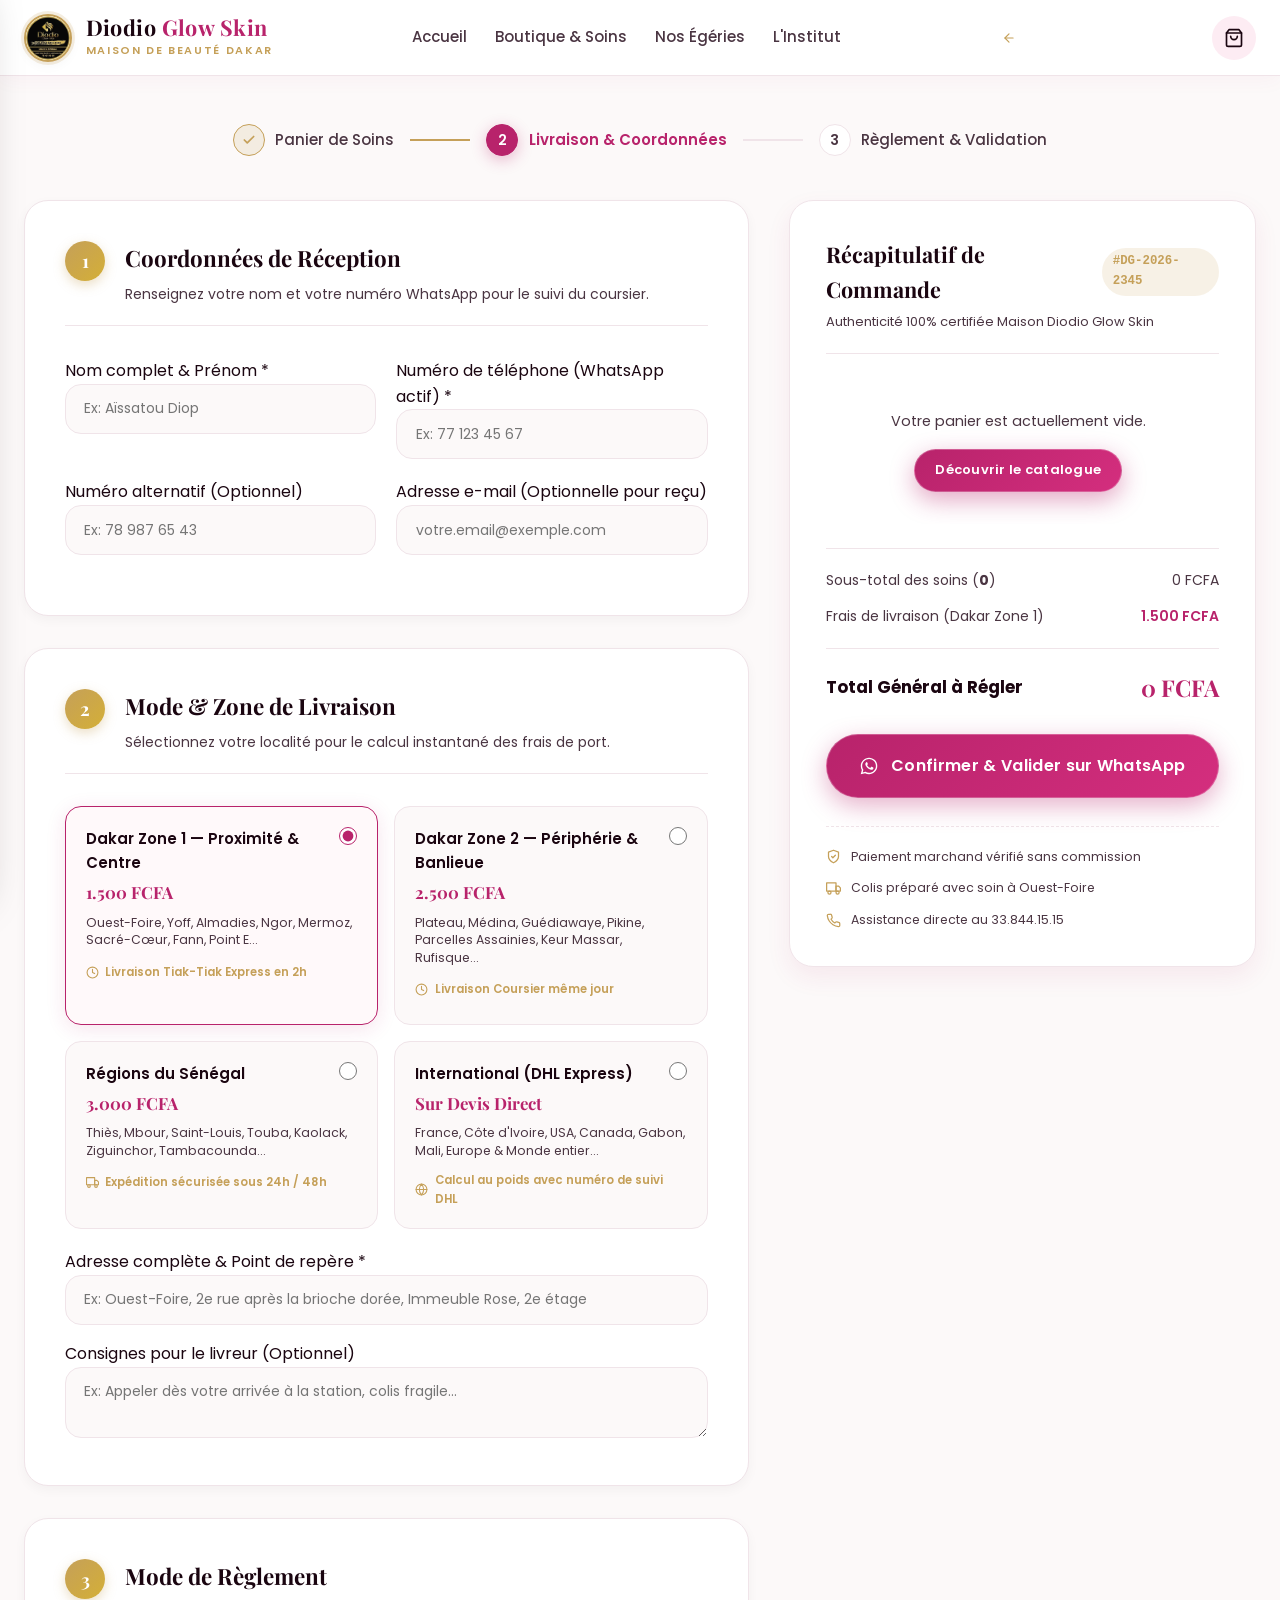
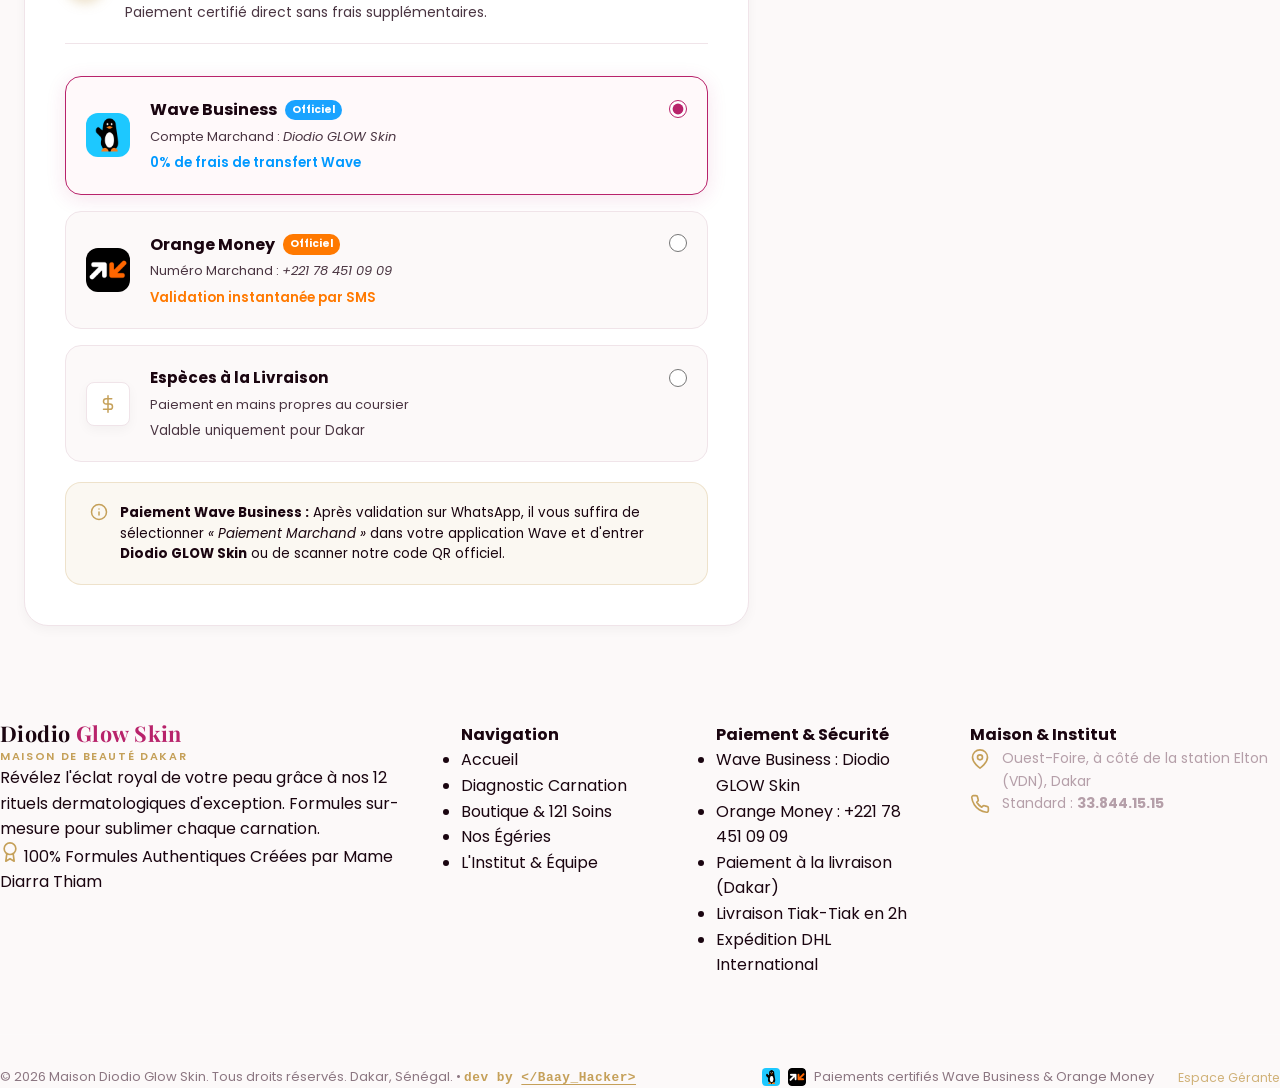
<file: checkout.html>
<!DOCTYPE html>
<html lang="fr">
<head>
  <meta charset="UTF-8">
  <meta name="viewport" content="width=device-width, initial-scale=1.0">
  <title>Finalisation de Commande & Livraison — Maison Diodio Glow Skin Dakar</title>
  <meta name="description" content="Finalisez votre commande de soins Maison Diodio Glow Skin. Livraison express par coursier Tiak-Tiak à Dakar, expédition dans toutes les régions du Sénégal et par DHL Express à l'international. Paiement Wave Business et Orange Money.">
  <link rel="icon" type="image/jpeg" href="assets/images/logo.jpg">

  <!-- Polices Google Fonts -->
  <link rel="preconnect" href="https://fonts.googleapis.com">
  <link rel="preconnect" href="https://fonts.gstatic.com" crossorigin>
  <link href="https://fonts.googleapis.com/css2?family=Playfair+Display:ital,wght@0,400;0,600;0,700;1,400&family=Poppins:wght@300;400;500;600;700&display=swap" rel="stylesheet">

  <!-- Feuilles de styles -->
  <link rel="stylesheet" href="assets/css/style.css?v=2.5">
</head>
<body class="checkout-page-body">

  <!-- ==========================================================================
       EN-TÊTE PRINCIPAL (STICKY HEADER)
       ========================================================================== -->
  <header class="main-header" id="main-header">
    <div class="header-container">
      <a href="index.html" class="brand-logo-link" aria-label="Maison Diodio Glow Skin - Retour à l'accueil">
        <div class="brand-logo-badge">
          <img src="assets/images/logo.jpg" alt="Logo officiel Maison Diodio Glow Skin" width="48" height="48">
        </div>
        <div class="brand-name-group">
          <span class="brand-title">Diodio <span>Glow Skin</span></span>
          <span class="brand-subtitle">Maison de Beauté Dakar</span>
        </div>
      </a>

      <!-- Menu de Navigation Multi-Pages -->
      <nav class="nav-menu-wrapper" aria-label="Navigation principale">
        <ul class="nav-menu">
          <li><a href="index.html" class="nav-link">Accueil</a></li>
          <li><a href="catalogue.html" class="nav-link">Boutique & Soins</a></li>
          <li><a href="egeries.html" class="nav-link">Nos Égéries</a></li>
          <li><a href="institut.html" class="nav-link">L'Institut</a></li>
        </ul>
      </nav>

      <div class="header-actions">
        <!-- Bouton Menu Mobile (Hamburger) -->
        <button type="button" class="mobile-menu-btn" id="mobile-menu-trigger" onclick="window.toggleMobileNav(event)" aria-label="Ouvrir le menu de navigation" aria-expanded="false" aria-controls="mobile-nav-drawer">
          <span class="svg-icon">
            <svg viewBox="0 0 24 24" fill="none" stroke="currentColor" stroke-width="2" stroke-linecap="round" stroke-linejoin="round">
              <line x1="3" y1="12" x2="21" y2="12"></line>
              <line x1="3" y1="6" x2="21" y2="6"></line>
              <line x1="3" y1="18" x2="21" y2="18"></line>
            </svg>
          </span>
        </button>

        <a href="catalogue.html" class="btn-secondary-luxury" style="padding: 0.65rem 1.25rem; font-size: 0.8125rem;">
          <span class="svg-icon gold" style="width: 14px; height: 14px;">
            <svg viewBox="0 0 24 24" fill="none" stroke="currentColor" stroke-width="2" stroke-linecap="round" stroke-linejoin="round">
              <line x1="19" y1="12" x2="5" y2="12"></line>
              <polyline points="12 19 5 12 12 5"></polyline>
            </svg>
          </span>
          <span>Continuer mes achats</span>
        </a>

        <button type="button" class="icon-button" id="cart-drawer-trigger" aria-label="Ouvrir le panier">
          <span class="svg-icon">
            <svg viewBox="0 0 24 24" fill="none" stroke="currentColor" stroke-width="2" stroke-linecap="round" stroke-linejoin="round">
              <path d="M6 2L3 6v14a2 2 0 0 0 2 2h14a2 2 0 0 0 2-2V6l-3-4z"></path>
              <line x1="3" y1="6" x2="21" y2="6"></line>
              <path d="M16 10a4 4 0 0 1-8 0"></path>
            </svg>
          </span>
          <span class="badge-count cart-count" style="display: none;">0</span>
        </button>
      </div>
    </div>
  </header>

  <!-- ==========================================================================
       SECTION TUNNEL DE COMMANDE (CHECKOUT)
       ========================================================================== -->
  <main class="checkout-main-area">
    <div class="checkout-container">
      
      <!-- Fil d'ariane & progression -->
      <div class="checkout-progress-bar">
        <div class="checkout-step completed">
          <span class="step-num">
            <span class="svg-icon gold" style="width: 14px; height: 14px;">
              <svg viewBox="0 0 24 24" fill="none" stroke="currentColor" stroke-width="3" stroke-linecap="round" stroke-linejoin="round">
                <polyline points="20 6 9 17 4 12"></polyline>
              </svg>
            </span>
          </span>
          <span class="step-label">Panier de Soins</span>
        </div>
        <div class="step-divider active"></div>
        <div class="checkout-step active">
          <span class="step-num">2</span>
          <span class="step-label">Livraison & Coordonnées</span>
        </div>
        <div class="step-divider"></div>
        <div class="checkout-step">
          <span class="step-num">3</span>
          <span class="step-label">Règlement & Validation</span>
        </div>
      </div>

      <div class="checkout-grid-layout">
        
        <!-- ====================================================================
             COLONNE GAUCHE : COORDONNÉES, LIVRAISON & PAIEMENT
             ==================================================================== -->
        <div class="checkout-form-col">
          <form id="checkout-form" class="checkout-form-wrapper">

            <!-- ÉTAPE 1 : COORDONNÉES -->
            <section class="checkout-card-section">
              <div class="checkout-card-header">
                <span class="checkout-step-badge">1</span>
                <div>
                  <h3 class="checkout-section-title">Coordonnées de Réception</h3>
                  <p class="checkout-section-desc">Renseignez votre nom et votre numéro WhatsApp pour le suivi du coursier.</p>
                </div>
              </div>

              <div class="checkout-fields-row">
                <div class="form-group">
                  <label for="order-fullname" class="form-label-custom">Nom complet & Prénom *</label>
                  <input type="text" id="order-fullname" class="form-control-custom" placeholder="Ex: Aïssatou Diop" required>
                </div>
                <div class="form-group">
                  <label for="order-phone" class="form-label-custom">Numéro de téléphone (WhatsApp actif) *</label>
                  <input type="tel" id="order-phone" class="form-control-custom" placeholder="Ex: 77 123 45 67" required>
                </div>
              </div>

              <div class="checkout-fields-row">
                <div class="form-group">
                  <label for="order-phone-alt" class="form-label-custom">Numéro alternatif (Optionnel)</label>
                  <input type="tel" id="order-phone-alt" class="form-control-custom" placeholder="Ex: 78 987 65 43">
                </div>
                <div class="form-group">
                  <label for="order-email" class="form-label-custom">Adresse e-mail (Optionnelle pour reçu)</label>
                  <input type="email" id="order-email" class="form-control-custom" placeholder="votre.email@exemple.com">
                </div>
              </div>
            </section>

            <!-- ÉTAPE 2 : MODE DE LIVRAISON & GÉOLOCALISATION -->
            <section class="checkout-card-section">
              <div class="checkout-card-header">
                <span class="checkout-step-badge">2</span>
                <div>
                  <h3 class="checkout-section-title">Mode & Zone de Livraison</h3>
                  <p class="checkout-section-desc">Sélectionnez votre localité pour le calcul instantané des frais de port.</p>
                </div>
              </div>

              <!-- Cartes de sélection de zone de livraison -->
              <div class="delivery-zones-grid">
                
                <label class="delivery-zone-card active" data-zone="dakar_centre" data-fee="1500">
                  <input type="radio" name="delivery_zone" value="dakar_centre" checked>
                  <div class="zone-card-content">
                    <div class="zone-card-top">
                      <span class="zone-name">Dakar Zone 1 — Proximité & Centre</span>
                      <span class="zone-price">1.500 FCFA</span>
                    </div>
                    <p class="zone-desc">Ouest-Foire, Yoff, Almadies, Ngor, Mermoz, Sacré-Cœur, Fann, Point E...</p>
                    <div class="zone-badge">
                      <span class="svg-icon gold" style="width: 13px; height: 13px;">
                        <svg viewBox="0 0 24 24" fill="none" stroke="currentColor" stroke-width="2" stroke-linecap="round" stroke-linejoin="round">
                          <circle cx="12" cy="12" r="10"></circle>
                          <polyline points="12 6 12 12 16 14"></polyline>
                        </svg>
                      </span>
                      <span>Livraison Tiak-Tiak Express en 2h</span>
                    </div>
                  </div>
                </label>

                <label class="delivery-zone-card" data-zone="dakar_periph" data-fee="2500">
                  <input type="radio" name="delivery_zone" value="dakar_periph">
                  <div class="zone-card-content">
                    <div class="zone-card-top">
                      <span class="zone-name">Dakar Zone 2 — Périphérie & Banlieue</span>
                      <span class="zone-price">2.500 FCFA</span>
                    </div>
                    <p class="zone-desc">Plateau, Médina, Guédiawaye, Pikine, Parcelles Assainies, Keur Massar, Rufisque...</p>
                    <div class="zone-badge">
                      <span class="svg-icon gold" style="width: 13px; height: 13px;">
                        <svg viewBox="0 0 24 24" fill="none" stroke="currentColor" stroke-width="2" stroke-linecap="round" stroke-linejoin="round">
                          <circle cx="12" cy="12" r="10"></circle>
                          <polyline points="12 6 12 12 16 14"></polyline>
                        </svg>
                      </span>
                      <span>Livraison Coursier même jour</span>
                    </div>
                  </div>
                </label>

                <label class="delivery-zone-card" data-zone="regions" data-fee="3000">
                  <input type="radio" name="delivery_zone" value="regions">
                  <div class="zone-card-content">
                    <div class="zone-card-top">
                      <span class="zone-name">Régions du Sénégal</span>
                      <span class="zone-price">3.000 FCFA</span>
                    </div>
                    <p class="zone-desc">Thiès, Mbour, Saint-Louis, Touba, Kaolack, Ziguinchor, Tambacounda...</p>
                    <div class="zone-badge">
                      <span class="svg-icon gold" style="width: 13px; height: 13px;">
                        <svg viewBox="0 0 24 24" fill="none" stroke="currentColor" stroke-width="2" stroke-linecap="round" stroke-linejoin="round">
                          <rect x="1" y="3" width="15" height="13"></rect>
                          <polygon points="16 8 20 8 23 11 23 16 16 16 8"></polygon>
                          <circle cx="5.5" cy="18.5" r="2.5"></circle>
                          <circle cx="18.5" cy="18.5" r="2.5"></circle>
                        </svg>
                      </span>
                      <span>Expédition sécurisée sous 24h / 48h</span>
                    </div>
                  </div>
                </label>

                <label class="delivery-zone-card" data-zone="international" data-fee="0">
                  <input type="radio" name="delivery_zone" value="international">
                  <div class="zone-card-content">
                    <div class="zone-card-top">
                      <span class="zone-name">International (DHL Express)</span>
                      <span class="zone-price">Sur Devis Direct</span>
                    </div>
                    <p class="zone-desc">France, Côte d'Ivoire, USA, Canada, Gabon, Mali, Europe & Monde entier...</p>
                    <div class="zone-badge">
                      <span class="svg-icon gold" style="width: 13px; height: 13px;">
                        <svg viewBox="0 0 24 24" fill="none" stroke="currentColor" stroke-width="2" stroke-linecap="round" stroke-linejoin="round">
                          <circle cx="12" cy="12" r="10"></circle>
                          <line x1="2" y1="12" x2="22" y2="12"></line>
                          <path d="M12 2a15.3 15.3 0 0 1 4 10 15.3 15.3 0 0 1-4 10 15.3 15.3 0 0 1-4-10 15.3 15.3 0 0 1 4-10z"></path>
                        </svg>
                      </span>
                      <span>Calcul au poids avec numéro de suivi DHL</span>
                    </div>
                  </div>
                </label>

              </div>

              <!-- Champs d'adresse détaillée -->
              <div class="form-group" style="margin-top: 1.25rem;">
                <label for="order-address" class="form-label-custom">Adresse complète & Point de repère *</label>
                <input type="text" id="order-address" class="form-control-custom" placeholder="Ex: Ouest-Foire, 2e rue après la brioche dorée, Immeuble Rose, 2e étage" required>
              </div>

              <div class="form-group" style="margin-top: 1rem;">
                <label for="order-notes" class="form-label-custom">Consignes pour le livreur (Optionnel)</label>
                <textarea id="order-notes" class="form-control-custom" rows="2" placeholder="Ex: Appeler dès votre arrivée à la station, colis fragile..."></textarea>
              </div>
            </section>

            <!-- ÉTAPE 3 : MODE DE PAIEMENT SÉNÉGALAIS -->
            <section class="checkout-card-section">
              <div class="checkout-card-header">
                <span class="checkout-step-badge">3</span>
                <div>
                  <h3 class="checkout-section-title">Mode de Règlement</h3>
                  <p class="checkout-section-desc">Paiement certifié direct sans frais supplémentaires.</p>
                </div>
              </div>

              <div class="payment-methods-grid">
                
                <label class="payment-method-card active" data-method="wave">
                  <input type="radio" name="payment_method" value="Wave Business" checked>
                  <div class="payment-method-inner">
                    <div class="payment-card-badge" style="background: transparent; border: none; box-shadow: none;">
                      <img src="assets/images/wave_official_icon.png" alt="Logo officiel Wave Business" width="46" height="46" style="border-radius: 12px; display: block; object-fit: contain;">
                    </div>
                    <div class="payment-card-info">
                      <div style="display: flex; align-items: center; gap: 8px;">
                        <strong style="font-size: 1rem;">Wave Business</strong>
                        <span style="background: #1AA3FF; color: #fff; font-size: 0.65rem; font-weight: 700; padding: 2px 7px; border-radius: 10px;">Officiel</span>
                      </div>
                      <span>Compte Marchand : <em>Diodio GLOW Skin</em></span>
                      <small style="color: #0099FF; font-weight: 600; display: block; margin-top: 0.25rem;">0% de frais de transfert Wave</small>
                    </div>
                  </div>
                </label>

                <label class="payment-method-card" data-method="orange_money">
                  <input type="radio" name="payment_method" value="Orange Money">
                  <div class="payment-method-inner">
                    <div class="payment-card-badge" style="background: transparent; border: none; box-shadow: none;">
                      <img src="assets/images/orange_money_official_icon.png" alt="Logo officiel Orange Money" width="46" height="46" style="border-radius: 12px; display: block; object-fit: contain;">
                    </div>
                    <div class="payment-card-info">
                      <div style="display: flex; align-items: center; gap: 8px;">
                        <strong style="font-size: 1rem;">Orange Money</strong>
                        <span style="background: #FF7900; color: #fff; font-size: 0.65rem; font-weight: 700; padding: 2px 7px; border-radius: 10px;">Officiel</span>
                      </div>
                      <span>Numéro Marchand : <em>+221 78 451 09 09</em></span>
                      <small style="color: #FF7900; font-weight: 600; display: block; margin-top: 0.25rem;">Validation instantanée par SMS</small>
                    </div>
                  </div>
                </label>

                <label class="payment-method-card" data-method="cash_delivery">
                  <input type="radio" name="payment_method" value="Paiement à la livraison">
                  <div class="payment-method-inner">
                    <div class="payment-card-badge">
                      <span class="svg-icon gold" style="width: 18px; height: 18px;">
                        <svg viewBox="0 0 24 24" fill="none" stroke="currentColor" stroke-width="2" stroke-linecap="round" stroke-linejoin="round">
                          <line x1="12" y1="1" x2="12" y2="23"></line>
                          <path d="M17 5H9.5a3.5 3.5 0 0 0 0 7h5a3.5 3.5 0 0 1 0 7H6"></path>
                        </svg>
                      </span>
                    </div>
                    <div class="payment-card-info">
                      <strong>Espèces à la Livraison</strong>
                      <span>Paiement en mains propres au coursier</span>
                      <small style="color: var(--color-dark-muted); display: block; margin-top: 0.25rem;">Valable uniquement pour Dakar</small>
                    </div>
                  </div>
                </label>

              </div>

              <!-- Notice explicative du mode de paiement sélectionné -->
              <div class="payment-instructions-box" id="payment-instructions-box">
                <div class="instruction-content wave-active">
                  <span class="svg-icon gold" style="width: 18px; height: 18px;">
                    <svg viewBox="0 0 24 24" fill="none" stroke="currentColor" stroke-width="2" stroke-linecap="round" stroke-linejoin="round">
                      <circle cx="12" cy="12" r="10"></circle>
                      <line x1="12" y1="16" x2="12" y2="12"></line>
                      <line x1="12" y1="8" x2="12.01" y2="8"></line>
                    </svg>
                  </span>
                  <div>
                    <strong>Paiement Wave Business :</strong> Après validation sur WhatsApp, il vous suffira de sélectionner <em>« Paiement Marchand »</em> dans votre application Wave et d'entrer <strong>Diodio GLOW Skin</strong> ou de scanner notre code QR officiel.
                  </div>
                </div>
              </div>
            </section>

          </form>
        </div>

        <!-- ====================================================================
             COLONNE DROITE : RÉCAPITULATIF COMMANDE (STICKY SUMMARY)
             ==================================================================== -->
        <aside class="checkout-summary-col">
          <div class="checkout-summary-card">
            
            <div class="summary-header">
              <div class="summary-header-top">
                <h4 class="summary-card-title">Récapitulatif de Commande</h4>
                <span class="order-badge-ref" id="order-ref-badge">#DG-2026-....</span>
              </div>
              <p class="summary-subtitle">Authenticité 100% certifiée Maison Diodio Glow Skin</p>
            </div>

            <!-- Liste dynamique des soins du panier -->
            <div class="summary-items-list" id="checkout-items-list">
              <!-- Rendu dynamique par JS -->
            </div>

            <!-- Calculs financiers détaillés -->
            <div class="summary-calc-box">
              <div class="calc-row">
                <span>Sous-total des soins (<strong id="checkout-total-qty">0</strong>)</span>
                <span id="checkout-subtotal-val">0 FCFA</span>
              </div>
              
              <div class="calc-row">
                <span>Frais de livraison (<span id="checkout-zone-name">Dakar Zone 1</span>)</span>
                <span id="checkout-delivery-fee" class="fee-highlight">1.500 FCFA</span>
              </div>

              <div class="calc-divider"></div>

              <div class="calc-row total-row">
                <span>Total Général à Régler</span>
                <span id="checkout-grand-total" class="grand-total-val">0 FCFA</span>
              </div>
            </div>

            <!-- Bouton CTA Principal WhatsApp -->
            <button type="button" class="btn-primary-luxury btn-submit-checkout" id="btn-submit-order">
              <span class="svg-icon white" style="width: 20px; height: 20px;">
                <svg viewBox="0 0 24 24" fill="currentColor">
                  <path d="M12.04 2C6.58 2 2.13 6.45 2.13 11.91C2.13 13.66 2.59 15.36 3.45 16.86L2.05 22L7.3 20.62C8.75 21.41 10.38 21.83 12.04 21.83C17.5 21.83 21.95 17.38 21.95 11.92C21.95 9.27 20.92 6.78 19.05 4.91C17.18 3.03 14.69 2 12.04 2M12.05 3.67C14.25 3.67 16.31 4.53 17.87 6.09C19.42 7.65 20.28 9.72 20.28 11.92C20.28 16.46 16.58 20.15 12.04 20.15C10.56 20.15 9.11 19.76 7.85 19L7.55 18.83L4.43 19.65L5.26 16.61L5.06 16.29C4.24 15 3.8 13.47 3.8 11.91C3.81 7.37 7.5 3.67 12.05 3.67M9.11 7.44C8.94 7.44 8.68 7.5 8.46 7.74C8.24 7.97 7.62 8.56 7.62 9.77C7.62 10.97 8.5 12.13 8.62 12.29C8.75 12.45 10.3 14.86 12.71 15.86C14.71 16.69 15.12 16.53 15.56 16.49C16 16.45 17 15.9 17.2 15.32C17.41 14.75 17.41 14.26 17.34 14.15C17.28 14.05 17.11 13.99 16.85 13.86C16.6 13.73 15.36 13.12 15.13 13.04C14.9 12.95 14.73 12.91 14.56 13.16C14.39 13.41 13.91 13.99 13.77 14.15C13.62 14.31 13.48 14.33 13.22 14.21C12.97 14.08 12.15 13.81 11.18 12.95C10.43 12.28 9.92 11.45 9.77 11.2C9.62 10.95 9.76 10.81 9.88 10.69C10 10.58 10.14 10.4 10.27 10.25C10.4 10.1 10.44 9.98 10.53 9.82C10.62 9.66 10.57 9.51 10.51 9.38C10.45 9.26 9.96 8.07 9.76 7.57C9.56 7.09 9.35 7.15 9.19 7.15L9.11 7.44Z"/>
                </svg>
              </span>
              <span>Confirmer & Valider sur WhatsApp</span>
            </button>

            <!-- Réassurance sécurisée -->
            <div class="summary-reassurance-list">
              <div class="reassurance-row">
                <span class="svg-icon gold" style="width: 15px; height: 15px;">
                  <svg viewBox="0 0 24 24" fill="none" stroke="currentColor" stroke-width="2" stroke-linecap="round" stroke-linejoin="round">
                    <path d="M12 22s8-4 8-10V5l-8-3-8 3v7c0 6 8 10 8 10z"></path>
                    <polyline points="9 12 11 14 15 10"></polyline>
                  </svg>
                </span>
                <span>Paiement marchand vérifié sans commission</span>
              </div>
              <div class="reassurance-row">
                <span class="svg-icon gold" style="width: 15px; height: 15px;">
                  <svg viewBox="0 0 24 24" fill="none" stroke="currentColor" stroke-width="2" stroke-linecap="round" stroke-linejoin="round">
                    <rect x="1" y="3" width="15" height="13"></rect>
                    <polygon points="16 8 20 8 23 11 23 16 16 16 8"></polygon>
                    <circle cx="5.5" cy="18.5" r="2.5"></circle>
                    <circle cx="18.5" cy="18.5" r="2.5"></circle>
                  </svg>
                </span>
                <span>Colis préparé avec soin à Ouest-Foire</span>
              </div>
              <div class="reassurance-row">
                <span class="svg-icon gold" style="width: 15px; height: 15px;">
                  <svg viewBox="0 0 24 24" fill="none" stroke="currentColor" stroke-width="2" stroke-linecap="round" stroke-linejoin="round">
                    <path d="M22 16.92v3a2 2 0 0 1-2.18 2 19.79 19.79 0 0 1-8.63-3.07 19.5 19.5 0 0 1-6-6 19.79 19.79 0 0 1-3.07-8.67A2 2 0 0 1 4.11 2h3a2 2 0 0 1 2 1.72 12.84 12.84 0 0 0 .7 2.81 2 2 0 0 1-.45 2.11L8.09 9.91a16 16 0 0 0 6 6l1.27-1.27a2 2 0 0 1 2.11-.45 12.84 12.84 0 0 0 2.81.7A2 2 0 0 1 22 16.92z"></path>
                  </svg>
                </span>
                <span>Assistance directe au 33.844.15.15</span>
              </div>
            </div>

          </div>
        </aside>

      </div>
    </div>
  </main>

  <!-- ==========================================================================
       PIED DE PAGE LUXE (FOOTER)
       ========================================================================== -->
  <footer class="main-footer">
    <div class="footer-container">
      <div class="footer-top-grid">
        <div class="footer-col brand-col">
          <div class="brand-name-group">
            <span class="brand-title">Diodio <span>Glow Skin</span></span>
            <span class="brand-subtitle">Maison de Beauté Dakar</span>
          </div>
          <p class="footer-desc">
            Révélez l'éclat royal de votre peau grâce à nos 12 rituels dermatologiques d'exception. Formules sur-mesure pour sublimer chaque carnation.
          </p>
          <div class="footer-certif-pill">
            <span class="svg-icon gold">
              <svg viewBox="0 0 24 24" fill="none" stroke="currentColor" stroke-width="2" stroke-linecap="round" stroke-linejoin="round">
                <circle cx="12" cy="8" r="7"></circle>
                <polyline points="8.21 13.89 7 23 12 20 17 23 15.79 13.88"></polyline>
              </svg>
            </span>
            <span>100% Formules Authentiques Créées par Mame Diarra Thiam</span>
          </div>
        </div>

        <div class="footer-col">
          <h4 class="footer-heading">Navigation</h4>
          <ul class="footer-links-list">
            <li><a href="index.html">Accueil</a></li>
            <li><a href="index.html#diagnostic">Diagnostic Carnation</a></li>
            <li><a href="catalogue.html">Boutique & 121 Soins</a></li>
            <li><a href="egeries.html">Nos Égéries</a></li>
            <li><a href="institut.html">L'Institut & Équipe</a></li>
          </ul>
        </div>

        <div class="footer-col">
          <h4 class="footer-heading">Paiement & Sécurité</h4>
          <ul class="footer-links-list">
            <li><span>Wave Business : Diodio GLOW Skin</span></li>
            <li><span>Orange Money : +221 78 451 09 09</span></li>
            <li><span>Paiement à la livraison (Dakar)</span></li>
            <li><span>Livraison Tiak-Tiak en 2h</span></li>
            <li><span>Expédition DHL International</span></li>
          </ul>
        </div>

        <div class="footer-col">
          <h4 class="footer-heading">Maison & Institut</h4>
          <div class="footer-contact-info">
            <div class="footer-contact-row">
              <span class="svg-icon">
                <svg viewBox="0 0 24 24" fill="none" stroke="currentColor" stroke-width="2" stroke-linecap="round" stroke-linejoin="round">
                  <path d="M21 10c0 7-9 13-9 13s-9-6-9-13a9 9 0 0 1 18 0z"></path>
                  <circle cx="12" cy="10" r="3"></circle>
                </svg>
              </span>
              <span>Ouest-Foire, à côté de la station Elton (VDN), Dakar</span>
            </div>
            <div class="footer-contact-row">
              <span class="svg-icon">
                <svg viewBox="0 0 24 24" fill="none" stroke="currentColor" stroke-width="2" stroke-linecap="round" stroke-linejoin="round">
                  <path d="M22 16.92v3a2 2 0 0 1-2.18 2 19.79 19.79 0 0 1-8.63-3.07 19.5 19.5 0 0 1-6-6 19.79 19.79 0 0 1-3.07-8.67A2 2 0 0 1 4.11 2h3a2 2 0 0 1 2 1.72 12.84 12.84 0 0 0 .7 2.81 2 2 0 0 1-.45 2.11L8.09 9.91a16 16 0 0 0 6 6l1.27-1.27a2 2 0 0 1 2.11-.45 12.84 12.84 0 0 0 2.81.7A2 2 0 0 1 22 16.92z"></path>
                </svg>
              </span>
              <span>Standard : <strong>33.844.15.15</strong></span>
            </div>
          </div>
        </div>
      </div>

      <div class="footer-bottom-bar">
        <p>&copy; 2026 Maison Diodio Glow Skin. Tous droits réservés. Dakar, Sénégal. • <span class="dev-signature" style="font-family: monospace; font-size: 0.8rem; color: var(--color-gold); font-weight: 600; letter-spacing: 0.04em;">dev by <a href="https://baay-faal.github.io/myportfolio" target="_blank" rel="noopener noreferrer" style="color: var(--color-gold); text-decoration: underline; text-underline-offset: 3px; font-weight: 700; transition: all var(--transition-fast);">&lt;/Baay_Hacker&gt;</a></span></p>
        <div class="footer-bottom-links" style="display: flex; align-items: center; gap: 8px; flex-wrap: wrap;">
          <img src="assets/images/wave_official_icon.png" alt="Wave" width="18" height="18" style="border-radius: 4px; object-fit: contain;">
          <img src="assets/images/orange_money_official_icon.png" alt="Orange Money" width="18" height="18" style="border-radius: 4px; object-fit: contain;">
          <span>Paiements certifiés Wave Business & Orange Money</span>
          <a href="admin.html" style="color: var(--color-gold); font-size: 0.775rem; text-decoration: none; opacity: 0.8; margin-left: 1rem;">Espace Gérante</a>
        </div>
      </div>
    </div>
  </footer>

    <!-- ==========================================================================
       VOLET MENU MOBILE (TIROIR COULISSANT)
       ========================================================================== -->
  <div class="mobile-nav-overlay" id="mobile-nav-overlay" onclick="window.closeMobileNav(event)"></div>
  <aside class="mobile-nav-drawer" id="mobile-nav-drawer" aria-label="Menu principal mobile">
    <div class="mobile-nav-header">
      <a href="index.html" class="mobile-nav-brand">
        <img src="assets/images/logo.jpg" alt="Logo Maison Diodio Glow Skin" width="38" height="38">
        <strong>Diodio Glow Skin</strong>
      </a>
      <button type="button" class="drawer-close-btn" id="mobile-nav-close" onclick="window.closeMobileNav(event)" aria-label="Fermer le menu mobile">
        <span class="svg-icon" style="width: 16px; height: 16px;">
          <svg viewBox="0 0 24 24" fill="none" stroke="currentColor" stroke-width="2.5" stroke-linecap="round" stroke-linejoin="round">
            <line x1="18" y1="6" x2="6" y2="18"></line>
            <line x1="6" y1="6" x2="18" y2="18"></line>
          </svg>
        </span>
      </button>
    </div>
    <ul class="mobile-nav-links">
      <li><a href="index.html" class="">Accueil</a></li>
      <li><a href="catalogue.html" class="">Boutique & Produits</a></li>
      <li><a href="egeries.html" class="">Nos Égéries</a></li>
      <li><a href="institut.html" class="">L'Institut</a></li>
    </ul>
    <div class="mobile-nav-footer">
      <a href="https://wa.me/221785466969?text=Bonjour%20Maison%20Diodio%20Glow%20Skin,%20je%20souhaite%20des%20conseils%20pour%20ma%20peau." target="_blank" rel="noopener noreferrer" class="btn-whatsapp-header" style="justify-content: center; width: 100%;">
        <span class="svg-icon white" style="width: 18px; height: 18px;">
          <svg viewBox="0 0 24 24" fill="currentColor">
            <path d="M12.04 2C6.58 2 2.13 6.45 2.13 11.91C2.13 13.66 2.59 15.36 3.45 16.86L2.05 22L7.3 20.62C8.75 21.41 10.38 21.83 12.04 21.83C17.5 21.83 21.95 17.38 21.95 11.92C21.95 9.27 20.92 6.78 19.05 4.91C17.18 3.03 14.69 2 12.04 2M12.05 3.67C14.25 3.67 16.31 4.53 17.87 6.09C19.42 7.65 20.28 9.72 20.28 11.92C20.28 16.46 16.58 20.15 12.04 20.15C10.56 20.15 9.11 19.76 7.85 19L7.55 18.83L4.43 19.65L5.26 16.61L5.06 16.29C4.24 15 3.8 13.47 3.8 11.91C3.81 7.37 7.5 3.67 12.05 3.67M9.11 7.44C8.94 7.44 8.68 7.5 8.46 7.74C8.24 7.97 7.62 8.56 7.62 9.77C7.62 10.97 8.5 12.13 8.62 12.29C8.75 12.45 10.3 14.86 12.71 15.86C14.71 16.69 15.12 16.53 15.56 16.49C16 16.45 17 15.9 17.2 15.32C17.41 14.75 17.41 14.26 17.34 14.15C17.28 14.05 17.11 13.99 16.85 13.86C16.6 13.73 15.36 13.12 15.13 13.04C14.9 12.95 14.73 12.91 14.56 13.16C14.39 13.41 13.91 13.99 13.77 14.15C13.62 14.31 13.48 14.33 13.22 14.21C12.97 14.08 12.15 13.81 11.18 12.95C10.43 12.28 9.92 11.45 9.77 11.2C9.62 10.95 9.76 10.81 9.88 10.69C10 10.58 10.14 10.4 10.27 10.25C10.4 10.1 10.44 9.98 10.53 9.82C10.62 9.66 10.57 9.51 10.51 9.38C10.45 9.26 9.96 8.07 9.76 7.57C9.56 7.09 9.35 7.15 9.19 7.15L9.11 7.44Z"/>
          </svg>
        </span>
        <span style="display: inline;">WhatsApp Direct</span>
      </a>
      <p class="mobile-dev-signature" style="font-family: monospace; font-size: 0.72rem; color: var(--color-gold); text-align: center; margin: 0 0 0.5rem 0; font-weight: 600;">dev by <a href="https://baay-faal.github.io/myportfolio" target="_blank" rel="noopener noreferrer" style="color: var(--color-gold); text-decoration: underline; text-underline-offset: 3px; font-weight: 700; transition: all var(--transition-fast);">&lt;/Baay_Hacker&gt;</a></p>
      <p style="color: var(--color-dark-muted); text-align: center; margin: 0; line-height: 1.4;">
        Ouest-Foire, Dakar<br>Tél : 33.844.15.15
      </p>
    </div>
  </aside>

<!-- ==========================================================================
       VOLET PANIER LATÉRAL (CART DRAWER PARTAGÉ)
       ========================================================================== -->
  <div class="drawer-overlay" id="drawer-overlay"></div>
  
  <aside class="cart-drawer" id="cart-drawer" aria-label="Panier de commande">
    <div class="drawer-header">
      <h3>
        <span class="svg-icon pink">
          <svg viewBox="0 0 24 24" fill="none" stroke="currentColor" stroke-width="2" stroke-linecap="round" stroke-linejoin="round">
            <path d="M6 2L3 6v14a2 2 0 0 0 2 2h14a2 2 0 0 0 2-2V6l-3-4z"></path>
            <line x1="3" y1="6" x2="21" y2="6"></line>
            <path d="M16 10a4 4 0 0 1-8 0"></path>
          </svg>
        </span>
        <span>Mon Panier Soins</span>
      </h3>
      <button type="button" class="drawer-close-btn" id="drawer-close-btn" aria-label="Fermer le panier">
        <span class="svg-icon">
          <svg viewBox="0 0 24 24" fill="none" stroke="currentColor" stroke-width="2" stroke-linecap="round" stroke-linejoin="round">
            <line x1="18" y1="6" x2="6" y2="18"></line>
            <line x1="6" y1="6" x2="18" y2="18"></line>
          </svg>
        </span>
      </button>
    </div>

    <div class="drawer-body" id="drawer-body"></div>

    <div class="drawer-footer">
      <div class="drawer-subtotal">
        <span>Sous-total estimé</span>
        <strong id="drawer-subtotal-price">0 FCFA</strong>
      </div>
      <a href="checkout.html" class="btn-checkout-drawer" id="btn-checkout-drawer" style="text-decoration: none; text-align: center; justify-content: center;">
        <span>Finaliser la Commande</span>
        <span class="svg-icon white">
          <svg viewBox="0 0 24 24" fill="none" stroke="currentColor" stroke-width="2" stroke-linecap="round" stroke-linejoin="round">
            <line x1="5" y1="12" x2="19" y2="12"></line>
            <polyline points="12 5 19 12 12 19"></polyline>
          </svg>
        </span>
      </a>
    </div>
  </aside>

  <!-- Scripts -->
  <script src="data/produits_diodio.js"></script>
  <script src="assets/js/app.js?v=2.5"></script>
</body>
</html>
</file>
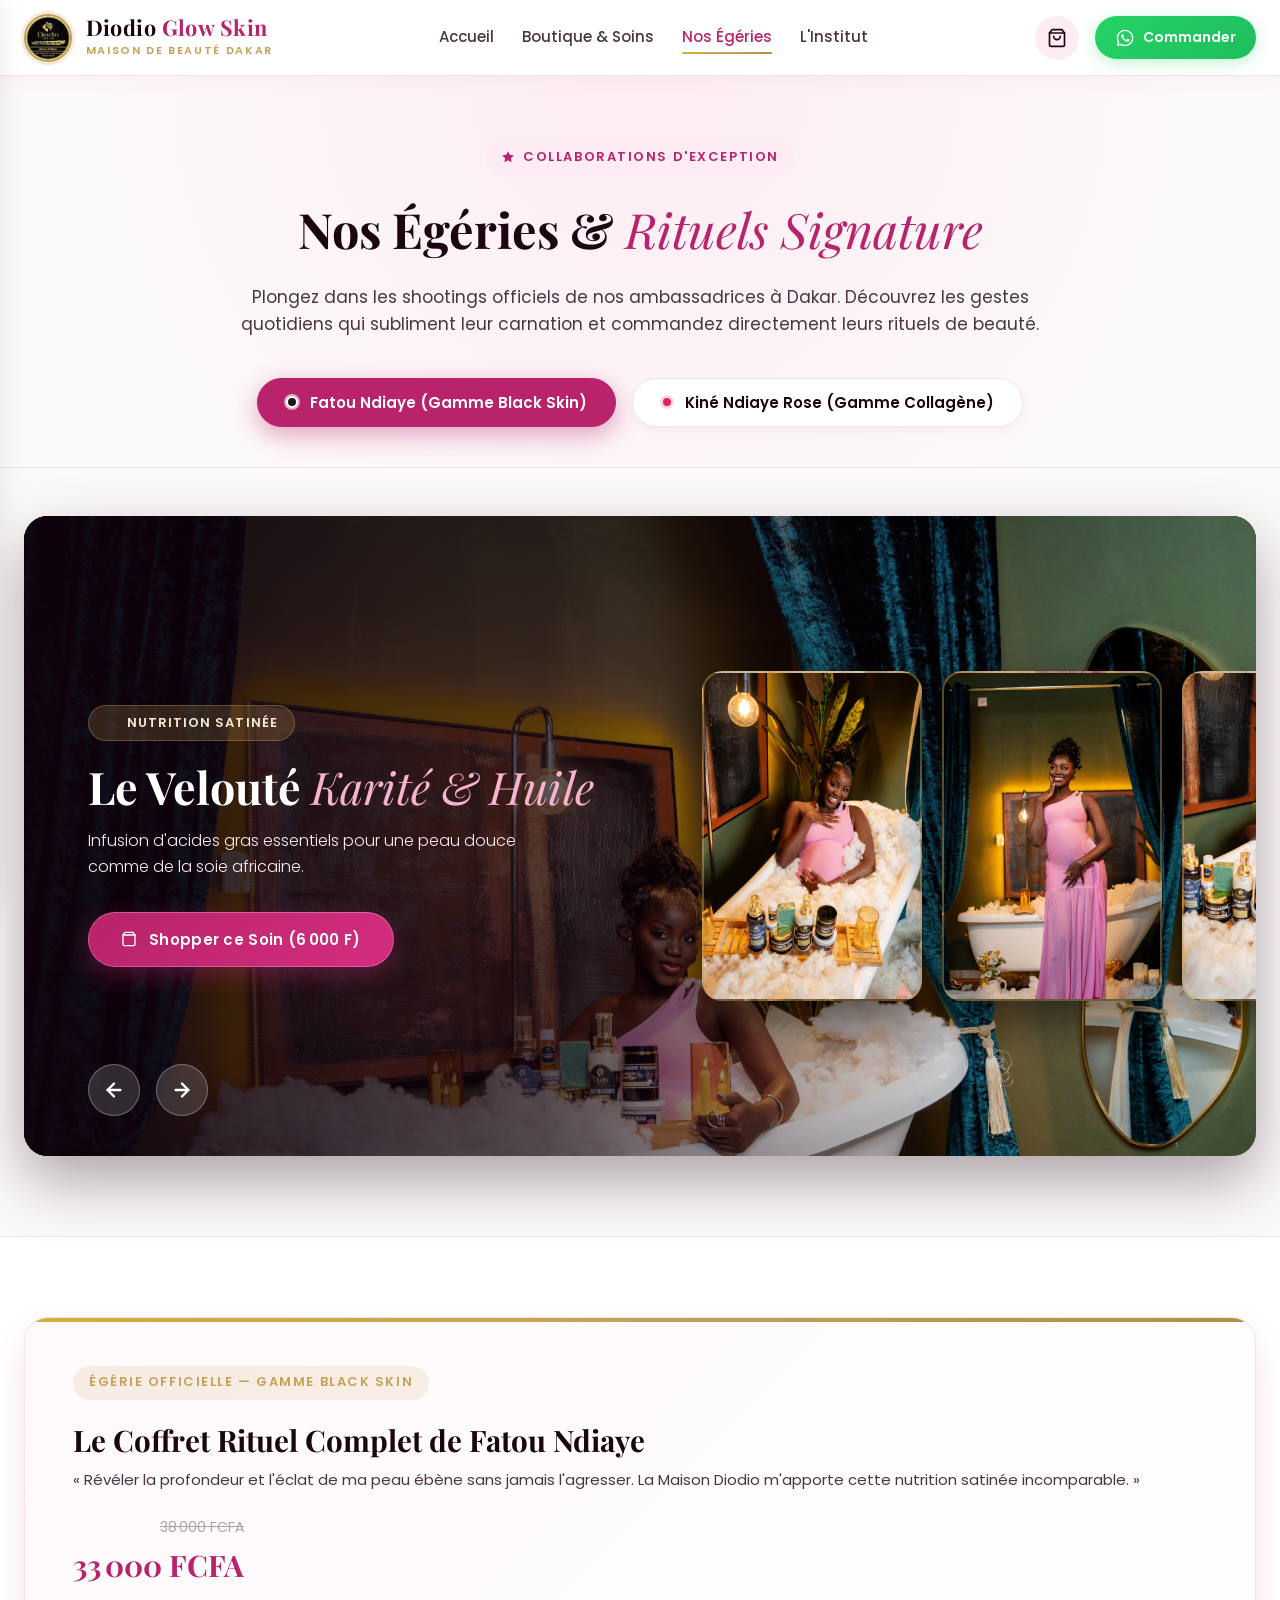
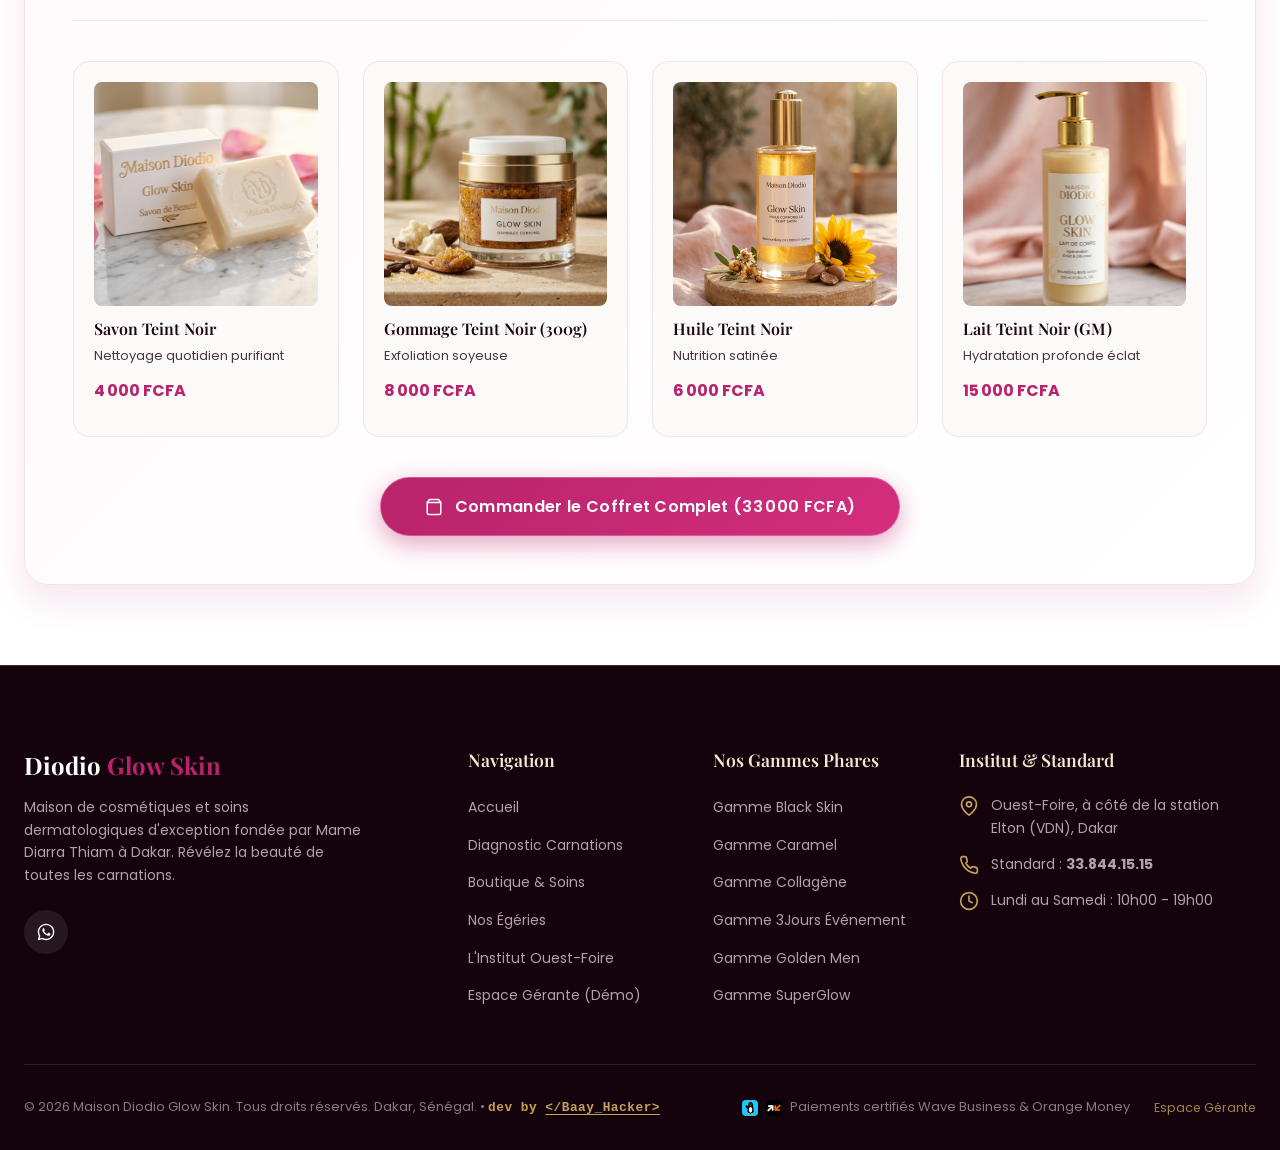
<file: egeries.html>
<!DOCTYPE html>
<html lang="fr">
<head>
  <meta charset="UTF-8">
  <meta name="viewport" content="width=device-width, initial-scale=1.0">
  <title>Nos Égéries & Rituels Beauté — Maison Diodio Glow Skin</title>
  <meta name="description" content="Découvrez les shootings officiels et les routines de nos ambassadrices Fatou Ndiaye (Gamme Black Skin) et Kiné Ndiaye Rose (Gamme Collagène) pour la Maison Diodio Glow Skin.">
  <link rel="icon" type="image/jpeg" href="assets/images/logo.jpg">

  <!-- Polices Google Fonts -->
  <link rel="preconnect" href="https://fonts.googleapis.com">
  <link rel="preconnect" href="https://fonts.gstatic.com" crossorigin>
  <link href="https://fonts.googleapis.com/css2?family=Playfair+Display:ital,wght@0,400;0,600;0,700;1,400&family=Poppins:wght@300;400;500;600;700&display=swap" rel="stylesheet">

  <!-- Feuilles de styles -->
  <link rel="stylesheet" href="assets/css/style.css?v=2.5">
</head>
<body>

  <!-- ==========================================================================
       EN-TÊTE PRINCIPAL (STICKY HEADER)
       ========================================================================== -->
  <header class="main-header" id="main-header">
    <div class="header-container">
      <a href="index.html" class="brand-logo-link" aria-label="Maison Diodio Glow Skin - Retour à l'accueil">
        <div class="brand-logo-badge">
          <img src="assets/images/logo.jpg" alt="Logo officiel Maison Diodio Glow Skin" width="48" height="48">
        </div>
        <div class="brand-name-group">
          <span class="brand-title">Diodio <span>Glow Skin</span></span>
          <span class="brand-subtitle">Maison de Beauté Dakar</span>
        </div>
      </a>

      <!-- Menu de Navigation Multi-Pages -->
      <nav class="nav-menu-wrapper" aria-label="Navigation principale">
        <ul class="nav-menu">
          <li><a href="index.html" class="nav-link">Accueil</a></li>
          <li><a href="catalogue.html" class="nav-link">Boutique & Soins</a></li>
          <li><a href="egeries.html" class="nav-link active">Nos Égéries</a></li>
          <li><a href="institut.html" class="nav-link">L'Institut</a></li>
        </ul>
      </nav>

      <div class="header-actions">
        <!-- Bouton Menu Mobile (Hamburger) -->
        <button type="button" class="mobile-menu-btn" id="mobile-menu-trigger" onclick="window.toggleMobileNav(event)" aria-label="Ouvrir le menu de navigation" aria-expanded="false" aria-controls="mobile-nav-drawer">
          <span class="svg-icon">
            <svg viewBox="0 0 24 24" fill="none" stroke="currentColor" stroke-width="2" stroke-linecap="round" stroke-linejoin="round">
              <line x1="3" y1="12" x2="21" y2="12"></line>
              <line x1="3" y1="6" x2="21" y2="6"></line>
              <line x1="3" y1="18" x2="21" y2="18"></line>
            </svg>
          </span>
        </button>

        <button type="button" class="icon-button" id="cart-drawer-trigger" aria-label="Ouvrir le panier">
          <span class="svg-icon">
            <svg viewBox="0 0 24 24" fill="none" stroke="currentColor" stroke-width="2" stroke-linecap="round" stroke-linejoin="round">
              <path d="M6 2L3 6v14a2 2 0 0 0 2 2h14a2 2 0 0 0 2-2V6l-3-4z"></path>
              <line x1="3" y1="6" x2="21" y2="6"></line>
              <path d="M16 10a4 4 0 0 1-8 0"></path>
            </svg>
          </span>
          <span class="badge-count cart-count" style="display: none;">0</span>
        </button>

        <a href="https://wa.me/221785466969?text=Bonjour%20Maison%20Diodio%20Glow%20Skin,%20je%20souhaite%20commander%20les%20soins%20d'une%20%C3%A9g%C3%A9rie." target="_blank" rel="noopener noreferrer" class="btn-whatsapp-header">
          <span class="svg-icon white">
            <svg viewBox="0 0 24 24" fill="currentColor">
              <path d="M12.04 2C6.58 2 2.13 6.45 2.13 11.91C2.13 13.66 2.59 15.36 3.45 16.86L2.05 22L7.3 20.62C8.75 21.41 10.38 21.83 12.04 21.83C17.5 21.83 21.95 17.38 21.95 11.92C21.95 9.27 20.92 6.78 19.05 4.91C17.18 3.03 14.69 2 12.04 2M12.05 3.67C14.25 3.67 16.31 4.53 17.87 6.09C19.42 7.65 20.28 9.72 20.28 11.92C20.28 16.46 16.58 20.15 12.04 20.15C10.56 20.15 9.11 19.76 7.85 19L7.55 18.83L4.43 19.65L5.26 16.61L5.06 16.29C4.24 15 3.8 13.47 3.8 11.91C3.81 7.37 7.5 3.67 12.05 3.67M9.11 7.44C8.94 7.44 8.68 7.5 8.46 7.74C8.24 7.97 7.62 8.56 7.62 9.77C7.62 10.97 8.5 12.13 8.62 12.29C8.75 12.45 10.3 14.86 12.71 15.86C14.71 16.69 15.12 16.53 15.56 16.49C16 16.45 17 15.9 17.2 15.32C17.41 14.75 17.41 14.26 17.34 14.15C17.28 14.05 17.11 13.99 16.85 13.86C16.6 13.73 15.36 13.12 15.13 13.04C14.9 12.95 14.73 12.91 14.56 13.16C14.39 13.41 13.91 13.99 13.77 14.15C13.62 14.31 13.48 14.33 13.22 14.21C12.97 14.08 12.15 13.81 11.18 12.95C10.43 12.28 9.92 11.45 9.77 11.2C9.62 10.95 9.76 10.81 9.88 10.69C10 10.58 10.14 10.4 10.27 10.25C10.4 10.1 10.44 9.98 10.53 9.82C10.62 9.66 10.57 9.51 10.51 9.38C10.45 9.26 9.96 8.07 9.76 7.57C9.56 7.09 9.35 7.15 9.19 7.15L9.11 7.44Z"/>
            </svg>
          </span>
          <span>Commander</span>
        </a>
      </div>
    </div>
  </header>

  <!-- ==========================================================================
       EN-TÊTE ÉDITORIAL & COMMUTATEUR D'ÉGÉRIES
       ========================================================================== -->
  <main>
    <section class="egeries-page-header">
      <div class="egeries-header-inner">
        <span class="section-tag">
          <span class="svg-icon" style="width: 14px; height: 14px;">
            <svg viewBox="0 0 24 24" fill="currentColor">
              <polygon points="12 2 15.09 8.26 22 9.27 17 14.14 18.18 21.02 12 17.77 5.82 21.02 7 14.14 2 9.27 8.91 8.26 12 2"></polygon>
            </svg>
          </span>
          <span>Collaborations d'Exception</span>
        </span>
        <h1 class="catalogue-hero-title">Nos Égéries & <em>Rituels Signature</em></h1>
        <p class="catalogue-hero-desc">
          Plongez dans les shootings officiels de nos ambassadrices à Dakar. Découvrez les gestes quotidiens qui subliment leur carnation et commandez directement leurs rituels de beauté.
        </p>

        <!-- Sélecteur d'Égérie -->
        <div class="ambassador-switch-bar" id="ambassador-tabs">
          <button type="button" class="btn-ambassador-tab active" data-ambassador="fatou">
            <span class="carnation-dot" style="background-color: #1A1A1A;"></span>
            <span>Fatou Ndiaye (Gamme Black Skin)</span>
          </button>
          <button type="button" class="btn-ambassador-tab" data-ambassador="kine">
            <span class="carnation-dot" style="background-color: #E91E63;"></span>
            <span>Kiné Ndiaye Rose (Gamme Collagène)</span>
          </button>
        </div>
      </div>
    </section>

    <!-- ==========================================================================
         LE SLIDER À CARTES FLOTTANTES EXTENSIBLES (EXPANDED CARD STACK)
         ========================================================================== -->
    <section class="slider-stage-section">
      <div class="slider-stage-wrapper" id="slider-stage-wrapper">
        <!-- Piste des diapositives animées -->
        <div class="slider-track" id="egeries-slider-track">
          <!-- Injecté dynamiquement par initEgeriesSlider() dans app.js -->
        </div>

        <!-- Contrôles de navigation circulaire SVG -->
        <div class="slider-nav-controls">
          <button type="button" class="slider-nav-btn" id="slider-prev-btn" aria-label="Photo précédente">
            <span class="svg-icon white" style="width: 22px; height: 22px;">
              <svg viewBox="0 0 24 24" fill="none" stroke="currentColor" stroke-width="2.5" stroke-linecap="round" stroke-linejoin="round">
                <line x1="19" y1="12" x2="5" y2="12"></line>
                <polyline points="12 19 5 12 12 5"></polyline>
              </svg>
            </span>
          </button>
          <button type="button" class="slider-nav-btn" id="slider-next-btn" aria-label="Photo suivante">
            <span class="svg-icon white" style="width: 22px; height: 22px;">
              <svg viewBox="0 0 24 24" fill="none" stroke="currentColor" stroke-width="2.5" stroke-linecap="round" stroke-linejoin="round">
                <line x1="5" y1="12" x2="19" y2="12"></line>
                <polyline points="12 5 19 12 12 19"></polyline>
              </svg>
            </span>
          </button>
        </div>
      </div>
    </section>

    <!-- ==========================================================================
         SECTION « LE COFFRET COMPLET DE L'ÉGÉRIE » (ACHAT EN 1 CLIC)
         ========================================================================== -->
    <section class="bundle-showcase-section section-py">
      <div class="section-container" id="bundle-showcase-container">
        <!-- Injecté dynamiquement par app.js -->
      </div>
    </section>
  </main>

  <!-- ==========================================================================
       PIED DE PAGE LUXE
       ========================================================================== -->
  <footer class="footer-luxury">
    <div class="footer-container">
      <div class="footer-top-grid">
        <div class="footer-brand">
          <h3>Diodio <span>Glow Skin</span></h3>
          <p>
            Maison de cosmétiques et soins dermatologiques d'exception fondée par Mame Diarra Thiam à Dakar. Révélez la beauté de toutes les carnations.
          </p>
          <div style="display: flex; gap: 0.85rem; margin-top: 1rem;">
            <a href="https://wa.me/221785466969" target="_blank" rel="noopener noreferrer" class="icon-button" style="background: rgba(255,255,255,0.08); color: var(--color-white);" aria-label="WhatsApp">
              <span class="svg-icon">
                <svg viewBox="0 0 24 24" fill="currentColor">
                  <path d="M12.04 2C6.58 2 2.13 6.45 2.13 11.91C2.13 13.66 2.59 15.36 3.45 16.86L2.05 22L7.3 20.62C8.75 21.41 10.38 21.83 12.04 21.83C17.5 21.83 21.95 17.38 21.95 11.92C21.95 9.27 20.92 6.78 19.05 4.91C17.18 3.03 14.69 2 12.04 2M12.05 3.67C14.25 3.67 16.31 4.53 17.87 6.09C19.42 7.65 20.28 9.72 20.28 11.92C20.28 16.46 16.58 20.15 12.04 20.15C10.56 20.15 9.11 19.76 7.85 19L7.55 18.83L4.43 19.65L5.26 16.61L5.06 16.29C4.24 15 3.8 13.47 3.8 11.91C3.81 7.37 7.5 3.67 12.05 3.67M9.11 7.44C8.94 7.44 8.68 7.5 8.46 7.74C8.24 7.97 7.62 8.56 7.62 9.77C7.62 10.97 8.5 12.13 8.62 12.29C8.75 12.45 10.3 14.86 12.71 15.86C14.71 16.69 15.12 16.53 15.56 16.49C16 16.45 17 15.9 17.2 15.32C17.41 14.75 17.41 14.26 17.34 14.15C17.28 14.05 17.11 13.99 16.85 13.86C16.6 13.73 15.36 13.12 15.13 13.04C14.9 12.95 14.73 12.91 14.56 13.16C14.39 13.41 13.91 13.99 13.77 14.15C13.62 14.31 13.48 14.33 13.22 14.21C12.97 14.08 12.15 13.81 11.18 12.95C10.43 12.28 9.92 11.45 9.77 11.2C9.62 10.95 9.76 10.81 9.88 10.69C10 10.58 10.14 10.4 10.27 10.25C10.4 10.1 10.44 9.98 10.53 9.82C10.62 9.66 10.57 9.51 10.51 9.38C10.45 9.26 9.96 8.07 9.76 7.57C9.56 7.09 9.35 7.15 9.19 7.15L9.11 7.44Z"/>
                </svg>
              </span>
            </a>
          </div>
        </div>

        <div class="footer-nav-col">
          <h4>Navigation</h4>
          <ul class="footer-nav-list">
            <li><a href="index.html">Accueil</a></li>
            <li><a href="index.html#diagnostic">Diagnostic Carnations</a></li>
            <li><a href="catalogue.html">Boutique & Soins</a></li>
            <li><a href="egeries.html">Nos Égéries</a></li>
            <li><a href="institut.html">L'Institut Ouest-Foire</a></li>
            <li><a href="admin.html">Espace Gérante (Démo)</a></li>
          </ul>
        </div>

        <div class="footer-nav-col">
          <h4>Nos Gammes Phares</h4>
          <ul class="footer-nav-list">
            <li><a href="catalogue.html?carnation=2">Gamme Black Skin</a></li>
            <li><a href="catalogue.html?carnation=3">Gamme Caramel</a></li>
            <li><a href="catalogue.html?carnation=5">Gamme Collagène</a></li>
            <li><a href="catalogue.html?carnation=9">Gamme 3Jours Événement</a></li>
            <li><a href="catalogue.html?carnation=1">Gamme Golden Men</a></li>
            <li><a href="catalogue.html?carnation=6">Gamme SuperGlow</a></li>
          </ul>
        </div>

        <div class="footer-nav-col">
          <h4>Institut & Standard</h4>
          <div class="footer-contact-items">
            <div class="footer-contact-row">
              <span class="svg-icon">
                <svg viewBox="0 0 24 24" fill="none" stroke="currentColor" stroke-width="2" stroke-linecap="round" stroke-linejoin="round">
                  <path d="M21 10c0 7-9 13-9 13s-9-6-9-13a9 9 0 0 1 18 0z"></path>
                  <circle cx="12" cy="10" r="3"></circle>
                </svg>
              </span>
              <span>Ouest-Foire, à côté de la station Elton (VDN), Dakar</span>
            </div>
            <div class="footer-contact-row">
              <span class="svg-icon">
                <svg viewBox="0 0 24 24" fill="none" stroke="currentColor" stroke-width="2" stroke-linecap="round" stroke-linejoin="round">
                  <path d="M22 16.92v3a2 2 0 0 1-2.18 2 19.79 19.79 0 0 1-8.63-3.07 19.5 19.5 0 0 1-6-6 19.79 19.79 0 0 1-3.07-8.67A2 2 0 0 1 4.11 2h3a2 2 0 0 1 2 1.72 12.84 12.84 0 0 0 .7 2.81 2 2 0 0 1-.45 2.11L8.09 9.91a16 16 0 0 0 6 6l1.27-1.27a2 2 0 0 1 2.11-.45 12.84 12.84 0 0 0 2.81.7A2 2 0 0 1 22 16.92z"></path>
                </svg>
              </span>
              <span>Standard : <strong>33.844.15.15</strong></span>
            </div>
            <div class="footer-contact-row">
              <span class="svg-icon">
                <svg viewBox="0 0 24 24" fill="none" stroke="currentColor" stroke-width="2" stroke-linecap="round" stroke-linejoin="round">
                  <circle cx="12" cy="12" r="10"></circle>
                  <polyline points="12 6 12 12 16 14"></polyline>
                </svg>
              </span>
              <span>Lundi au Samedi : 10h00 - 19h00</span>
            </div>
          </div>
        </div>
      </div>

      <div class="footer-bottom-bar">
        <p>&copy; 2026 Maison Diodio Glow Skin. Tous droits réservés. Dakar, Sénégal. • <span class="dev-signature" style="font-family: monospace; font-size: 0.8rem; color: var(--color-gold); font-weight: 600; letter-spacing: 0.04em;">dev by <a href="https://baay-faal.github.io/myportfolio" target="_blank" rel="noopener noreferrer" style="color: var(--color-gold); text-decoration: underline; text-underline-offset: 3px; font-weight: 700; transition: all var(--transition-fast);">&lt;/Baay_Hacker&gt;</a></span></p>
        <div class="footer-bottom-links" style="display: flex; align-items: center; gap: 8px; flex-wrap: wrap;">
          <img src="assets/images/wave_official_icon.png" alt="Wave" width="16" height="16" style="border-radius: 4px;">
          <img src="assets/images/orange_money_official_icon.png" alt="Orange Money" width="16" height="16" style="border-radius: 4px;">
          <span>Paiements certifiés Wave Business & Orange Money</span>
          <a href="admin.html" style="color: var(--color-gold); font-size: 0.775rem; text-decoration: none; opacity: 0.8; margin-left: 1rem;">Espace Gérante</a>
        </div>
      </div>
    </div>
  </footer>

    <!-- ==========================================================================
       VOLET MENU MOBILE (TIROIR COULISSANT)
       ========================================================================== -->
  <div class="mobile-nav-overlay" id="mobile-nav-overlay" onclick="window.closeMobileNav(event)"></div>
  <aside class="mobile-nav-drawer" id="mobile-nav-drawer" aria-label="Menu principal mobile">
    <div class="mobile-nav-header">
      <a href="index.html" class="mobile-nav-brand">
        <img src="assets/images/logo.jpg" alt="Logo Maison Diodio Glow Skin" width="38" height="38">
        <strong>Diodio Glow Skin</strong>
      </a>
      <button type="button" class="drawer-close-btn" id="mobile-nav-close" onclick="window.closeMobileNav(event)" aria-label="Fermer le menu mobile">
        <span class="svg-icon" style="width: 16px; height: 16px;">
          <svg viewBox="0 0 24 24" fill="none" stroke="currentColor" stroke-width="2.5" stroke-linecap="round" stroke-linejoin="round">
            <line x1="18" y1="6" x2="6" y2="18"></line>
            <line x1="6" y1="6" x2="18" y2="18"></line>
          </svg>
        </span>
      </button>
    </div>
    <ul class="mobile-nav-links">
      <li><a href="index.html" class="">Accueil</a></li>
      <li><a href="catalogue.html" class="">Boutique & Produits</a></li>
      <li><a href="egeries.html" class="active">Nos Égéries</a></li>
      <li><a href="institut.html" class="">L'Institut</a></li>
    </ul>
    <div class="mobile-nav-footer">
      <a href="https://wa.me/221785466969?text=Bonjour%20Maison%20Diodio%20Glow%20Skin,%20je%20souhaite%20des%20conseils%20pour%20ma%20peau." target="_blank" rel="noopener noreferrer" class="btn-whatsapp-header" style="justify-content: center; width: 100%;">
        <span class="svg-icon white" style="width: 18px; height: 18px;">
          <svg viewBox="0 0 24 24" fill="currentColor">
            <path d="M12.04 2C6.58 2 2.13 6.45 2.13 11.91C2.13 13.66 2.59 15.36 3.45 16.86L2.05 22L7.3 20.62C8.75 21.41 10.38 21.83 12.04 21.83C17.5 21.83 21.95 17.38 21.95 11.92C21.95 9.27 20.92 6.78 19.05 4.91C17.18 3.03 14.69 2 12.04 2M12.05 3.67C14.25 3.67 16.31 4.53 17.87 6.09C19.42 7.65 20.28 9.72 20.28 11.92C20.28 16.46 16.58 20.15 12.04 20.15C10.56 20.15 9.11 19.76 7.85 19L7.55 18.83L4.43 19.65L5.26 16.61L5.06 16.29C4.24 15 3.8 13.47 3.8 11.91C3.81 7.37 7.5 3.67 12.05 3.67M9.11 7.44C8.94 7.44 8.68 7.5 8.46 7.74C8.24 7.97 7.62 8.56 7.62 9.77C7.62 10.97 8.5 12.13 8.62 12.29C8.75 12.45 10.3 14.86 12.71 15.86C14.71 16.69 15.12 16.53 15.56 16.49C16 16.45 17 15.9 17.2 15.32C17.41 14.75 17.41 14.26 17.34 14.15C17.28 14.05 17.11 13.99 16.85 13.86C16.6 13.73 15.36 13.12 15.13 13.04C14.9 12.95 14.73 12.91 14.56 13.16C14.39 13.41 13.91 13.99 13.77 14.15C13.62 14.31 13.48 14.33 13.22 14.21C12.97 14.08 12.15 13.81 11.18 12.95C10.43 12.28 9.92 11.45 9.77 11.2C9.62 10.95 9.76 10.81 9.88 10.69C10 10.58 10.14 10.4 10.27 10.25C10.4 10.1 10.44 9.98 10.53 9.82C10.62 9.66 10.57 9.51 10.51 9.38C10.45 9.26 9.96 8.07 9.76 7.57C9.56 7.09 9.35 7.15 9.19 7.15L9.11 7.44Z"/>
          </svg>
        </span>
        <span style="display: inline;">WhatsApp Direct</span>
      </a>
      <p class="mobile-dev-signature" style="font-family: monospace; font-size: 0.72rem; color: var(--color-gold); text-align: center; margin: 0 0 0.5rem 0; font-weight: 600;">dev by <a href="https://baay-faal.github.io/myportfolio" target="_blank" rel="noopener noreferrer" style="color: var(--color-gold); text-decoration: underline; text-underline-offset: 3px; font-weight: 700; transition: all var(--transition-fast);">&lt;/Baay_Hacker&gt;</a></p>
      <p style="color: var(--color-dark-muted); text-align: center; margin: 0; line-height: 1.4;">
        Ouest-Foire, Dakar<br>Tél : 33.844.15.15
      </p>
    </div>
  </aside>

<!-- ==========================================================================
       VOLET PANIER LATÉRAL (CART DRAWER PARTAGÉ)
       ========================================================================== -->
  <div class="drawer-overlay" id="drawer-overlay"></div>
  
  <aside class="cart-drawer" id="cart-drawer" aria-label="Panier de commande">
    <div class="drawer-header">
      <h3>
        <span class="svg-icon pink">
          <svg viewBox="0 0 24 24" fill="none" stroke="currentColor" stroke-width="2" stroke-linecap="round" stroke-linejoin="round">
            <path d="M6 2L3 6v14a2 2 0 0 0 2 2h14a2 2 0 0 0 2-2V6l-3-4z"></path>
            <line x1="3" y1="6" x2="21" y2="6"></line>
            <path d="M16 10a4 4 0 0 1-8 0"></path>
          </svg>
        </span>
        <span>Mon Panier Soins</span>
      </h3>
      <button type="button" class="drawer-close-btn" id="drawer-close-btn" aria-label="Fermer le panier">
        <span class="svg-icon">
          <svg viewBox="0 0 24 24" fill="none" stroke="currentColor" stroke-width="2" stroke-linecap="round" stroke-linejoin="round">
            <line x1="18" y1="6" x2="6" y2="18"></line>
            <line x1="6" y1="6" x2="18" y2="18"></line>
          </svg>
        </span>
      </button>
    </div>

    <div class="drawer-body" id="drawer-body"></div>

    <div class="drawer-footer">
      <div class="drawer-subtotal">
        <span>Sous-total estimé</span>
        <strong id="drawer-subtotal-price">0 FCFA</strong>
      </div>
      <a href="checkout.html" class="btn-checkout-drawer" id="btn-checkout-drawer" style="text-decoration: none; text-align: center; justify-content: center;">
        <span>Finaliser la Commande</span>
        <span class="svg-icon white">
          <svg viewBox="0 0 24 24" fill="none" stroke="currentColor" stroke-width="2" stroke-linecap="round" stroke-linejoin="round">
            <line x1="5" y1="12" x2="19" y2="12"></line>
            <polyline points="12 5 19 12 12 19"></polyline>
          </svg>
        </span>
      </a>
    </div>
  </aside>

  <!-- Scripts -->
  <script src="data/produits_diodio.js"></script>
  <script src="assets/js/app.js?v=2.5"></script>
</body>
</html>
</file>
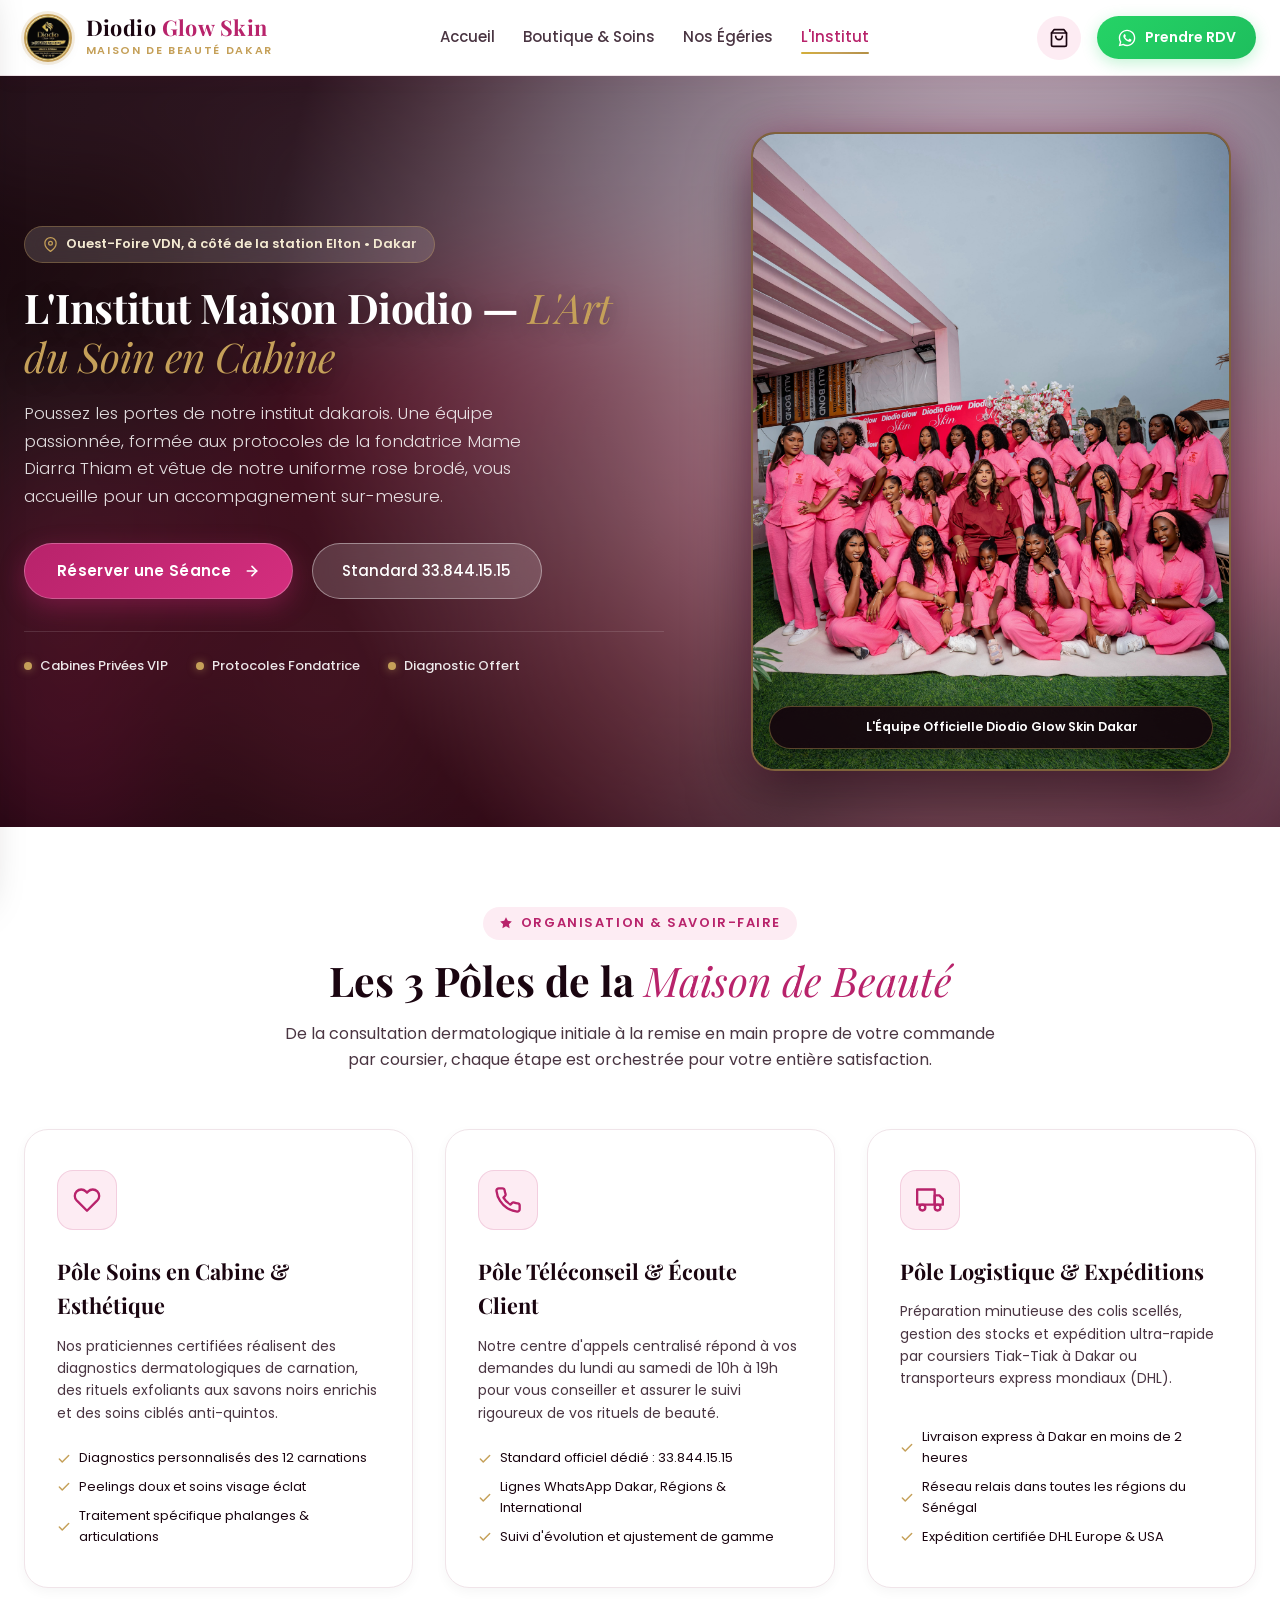
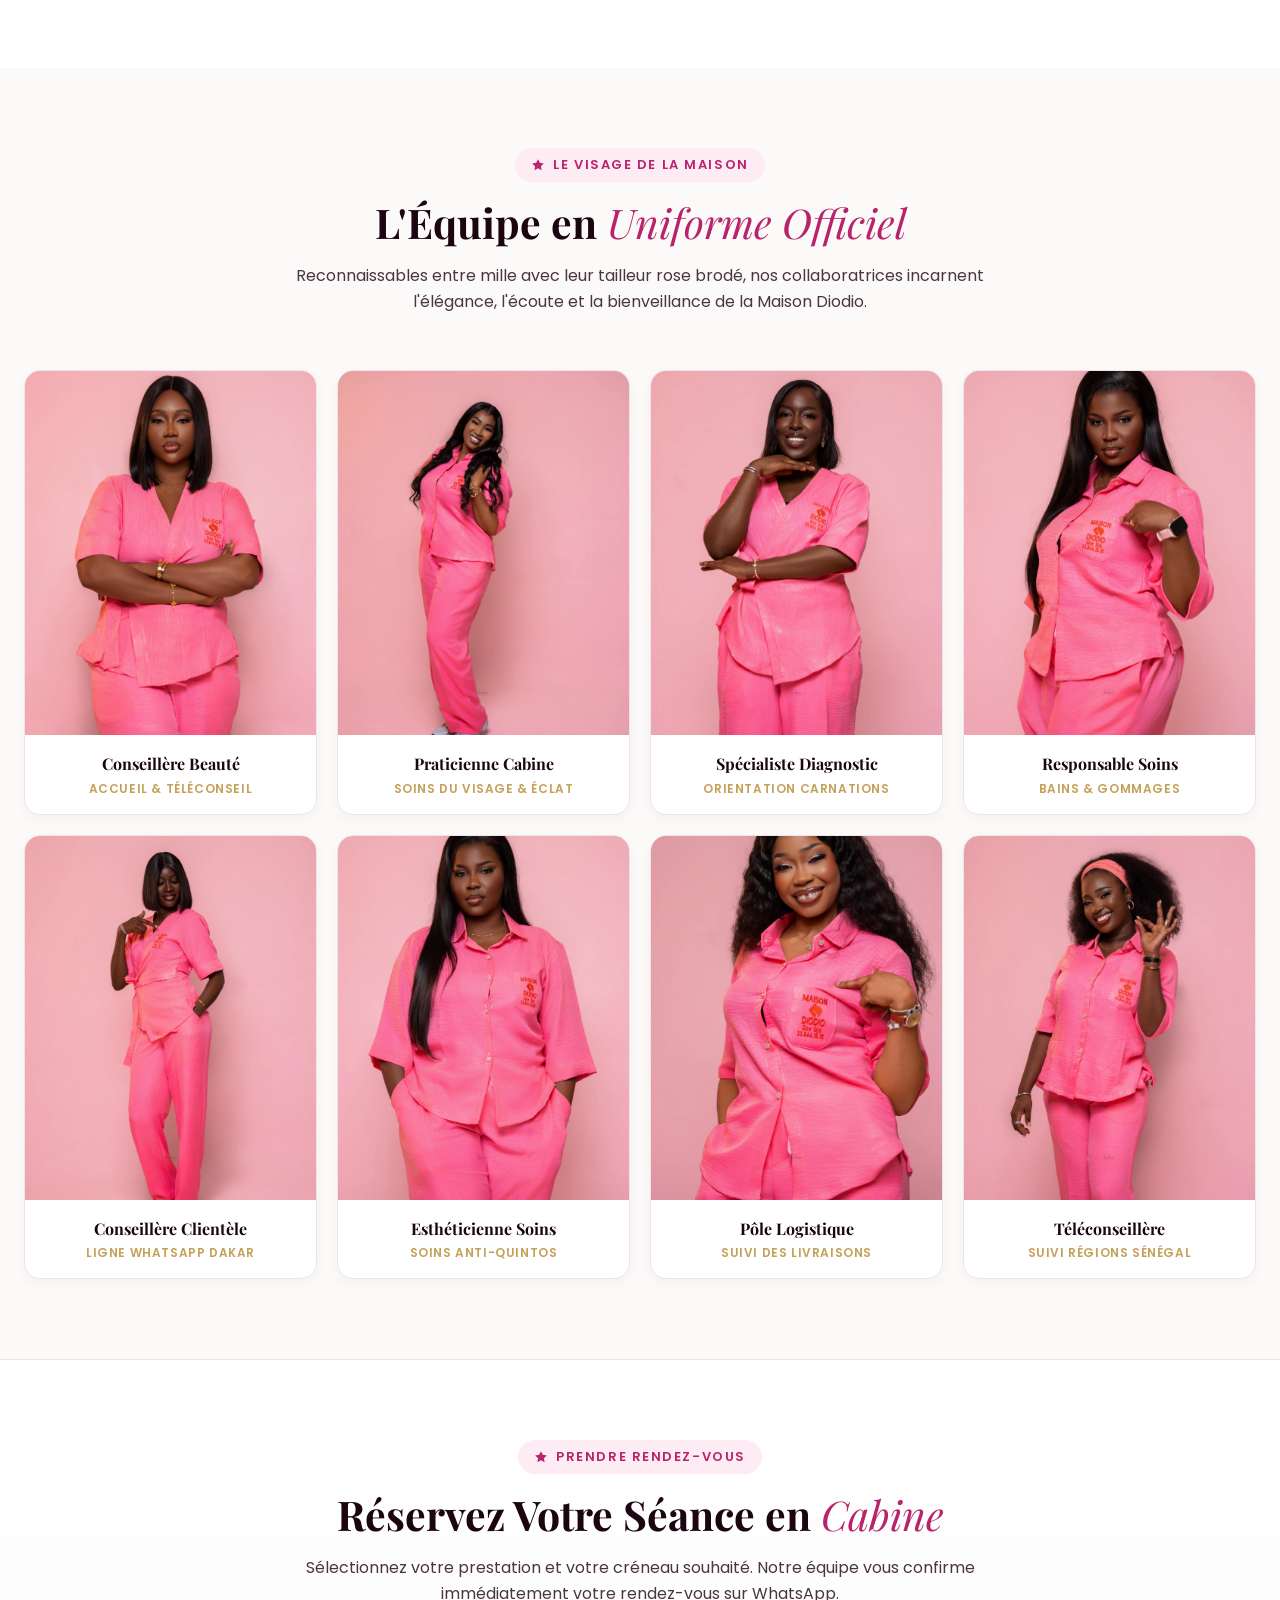
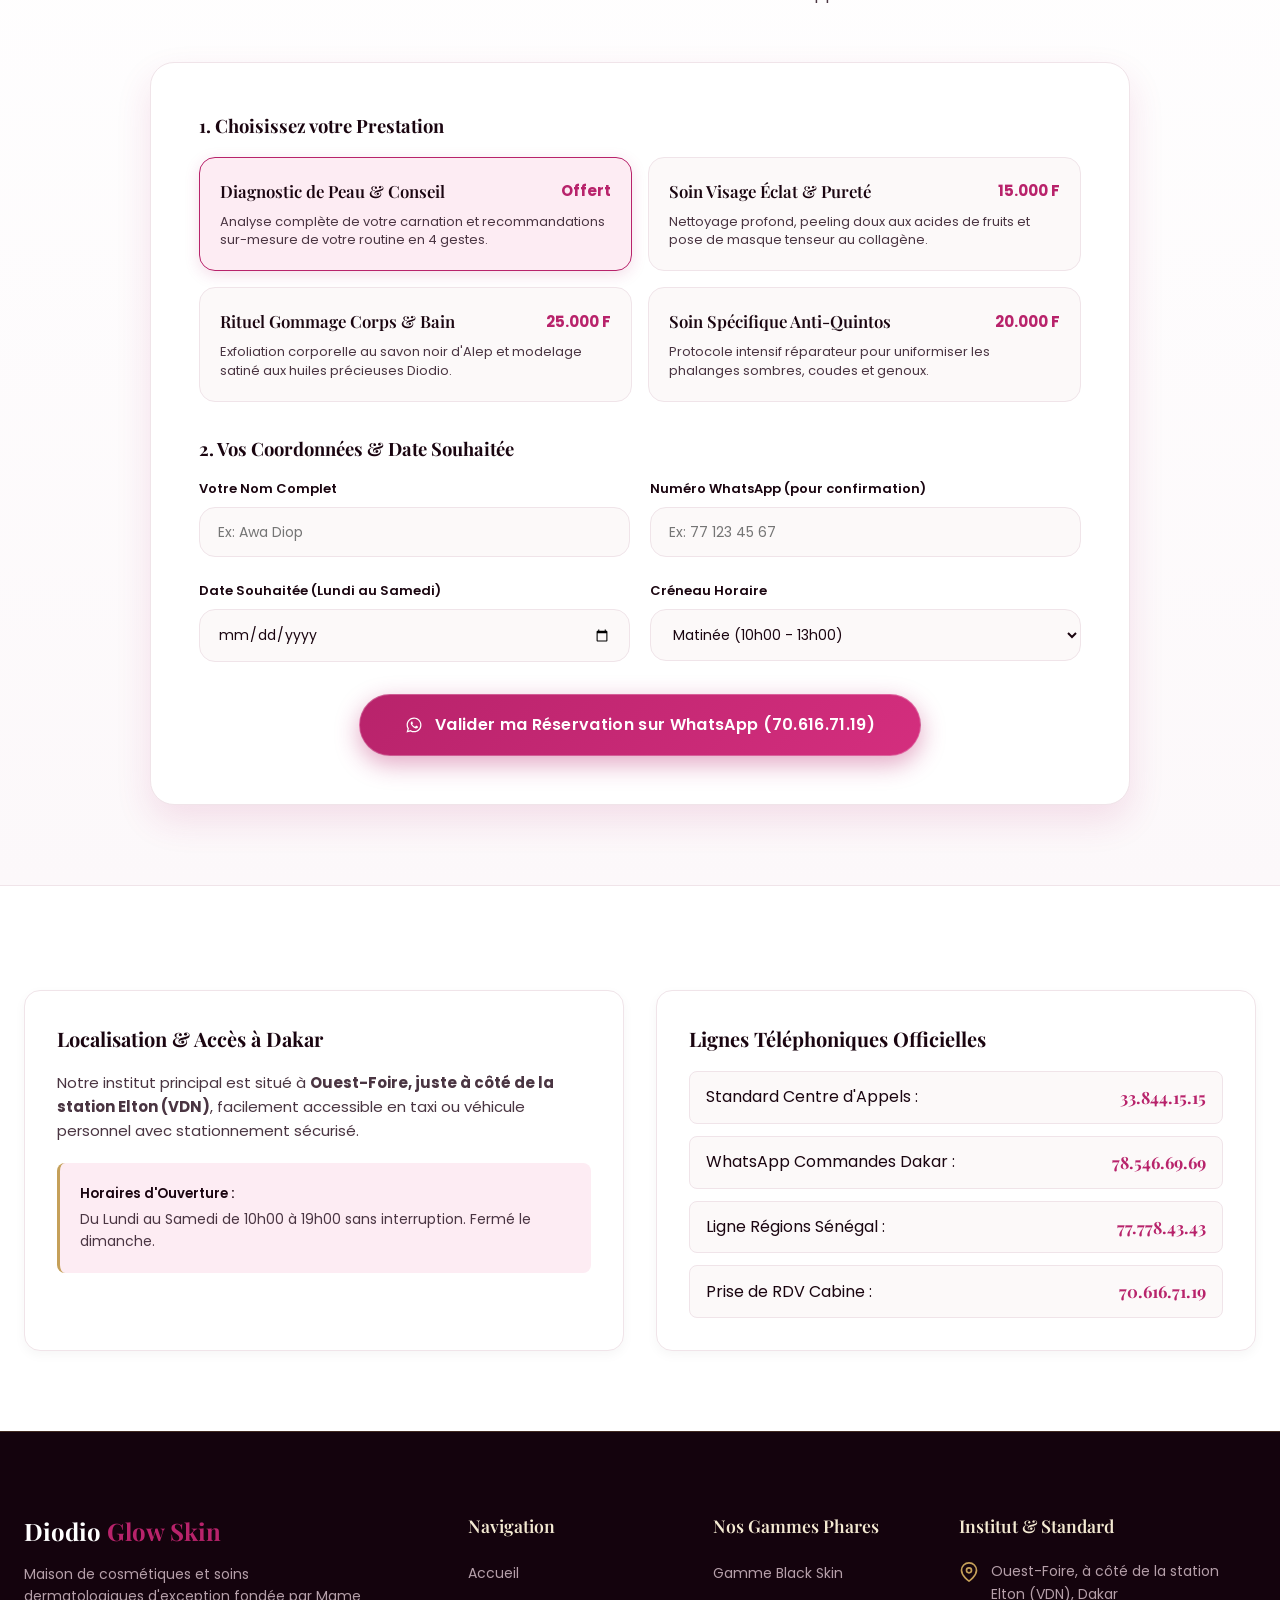
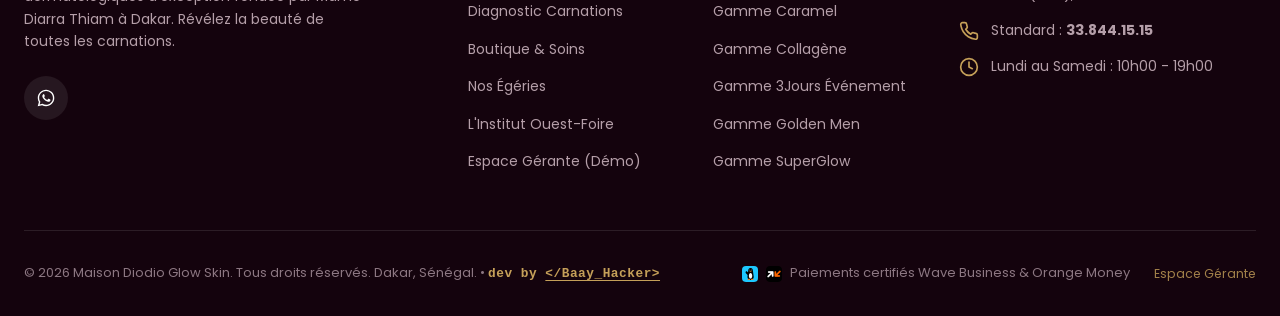
<file: institut.html>
<!DOCTYPE html>
<html lang="fr">
<head>
  <meta charset="UTF-8">
  <meta name="viewport" content="width=device-width, initial-scale=1.0">
  <title>L'Institut & L'Équipe Officielle — Maison Diodio Glow Skin Dakar</title>
  <meta name="description" content="Découvrez l'Institut de beauté Maison Diodio Glow Skin à Ouest-Foire, Dakar. Notre équipe officielle en tenue rose vous accueille pour vos soins en cabine et diagnostics personnalisés.">
  <link rel="icon" type="image/jpeg" href="assets/images/logo.jpg">

  <!-- Polices Google Fonts -->
  <link rel="preconnect" href="https://fonts.googleapis.com">
  <link rel="preconnect" href="https://fonts.gstatic.com" crossorigin>
  <link href="https://fonts.googleapis.com/css2?family=Playfair+Display:ital,wght@0,400;0,600;0,700;1,400&family=Poppins:wght@300;400;500;600;700&display=swap" rel="stylesheet">

  <!-- Feuilles de styles -->
  <link rel="stylesheet" href="assets/css/style.css?v=2.5">
</head>
<body>

  <!-- ==========================================================================
       EN-TÊTE PRINCIPAL (STICKY HEADER)
       ========================================================================== -->
  <header class="main-header" id="main-header">
    <div class="header-container">
      <a href="index.html" class="brand-logo-link" aria-label="Maison Diodio Glow Skin - Retour à l'accueil">
        <div class="brand-logo-badge">
          <img src="assets/images/logo.jpg" alt="Logo officiel Maison Diodio Glow Skin" width="48" height="48">
        </div>
        <div class="brand-name-group">
          <span class="brand-title">Diodio <span>Glow Skin</span></span>
          <span class="brand-subtitle">Maison de Beauté Dakar</span>
        </div>
      </a>

      <!-- Menu de Navigation Multi-Pages -->
      <nav class="nav-menu-wrapper" aria-label="Navigation principale">
        <ul class="nav-menu">
          <li><a href="index.html" class="nav-link">Accueil</a></li>
          <li><a href="catalogue.html" class="nav-link">Boutique & Soins</a></li>
          <li><a href="egeries.html" class="nav-link">Nos Égéries</a></li>
          <li><a href="institut.html" class="nav-link active">L'Institut</a></li>
        </ul>
      </nav>

      <div class="header-actions">
        <!-- Bouton Menu Mobile (Hamburger) -->
        <button type="button" class="mobile-menu-btn" id="mobile-menu-trigger" onclick="window.toggleMobileNav(event)" aria-label="Ouvrir le menu de navigation" aria-expanded="false" aria-controls="mobile-nav-drawer">
          <span class="svg-icon">
            <svg viewBox="0 0 24 24" fill="none" stroke="currentColor" stroke-width="2" stroke-linecap="round" stroke-linejoin="round">
              <line x1="3" y1="12" x2="21" y2="12"></line>
              <line x1="3" y1="6" x2="21" y2="6"></line>
              <line x1="3" y1="18" x2="21" y2="18"></line>
            </svg>
          </span>
        </button>

        <button type="button" class="icon-button" id="cart-drawer-trigger" aria-label="Ouvrir le panier">
          <span class="svg-icon">
            <svg viewBox="0 0 24 24" fill="none" stroke="currentColor" stroke-width="2" stroke-linecap="round" stroke-linejoin="round">
              <path d="M6 2L3 6v14a2 2 0 0 0 2 2h14a2 2 0 0 0 2-2V6l-3-4z"></path>
              <line x1="3" y1="6" x2="21" y2="6"></line>
              <path d="M16 10a4 4 0 0 1-8 0"></path>
            </svg>
          </span>
          <span class="badge-count cart-count" style="display: none;">0</span>
        </button>

        <a href="https://wa.me/221706167119?text=Bonjour%20Maison%20Diodio%20Glow%20Skin,%20je%20souhaite%20prendre%20un%20rendez-vous%20en%20institut." target="_blank" rel="noopener noreferrer" class="btn-whatsapp-header">
          <span class="svg-icon white">
            <svg viewBox="0 0 24 24" fill="currentColor">
              <path d="M12.04 2C6.58 2 2.13 6.45 2.13 11.91C2.13 13.66 2.59 15.36 3.45 16.86L2.05 22L7.3 20.62C8.75 21.41 10.38 21.83 12.04 21.83C17.5 21.83 21.95 17.38 21.95 11.92C21.95 9.27 20.92 6.78 19.05 4.91C17.18 3.03 14.69 2 12.04 2M12.05 3.67C14.25 3.67 16.31 4.53 17.87 6.09C19.42 7.65 20.28 9.72 20.28 11.92C20.28 16.46 16.58 20.15 12.04 20.15C10.56 20.15 9.11 19.76 7.85 19L7.55 18.83L4.43 19.65L5.26 16.61L5.06 16.29C4.24 15 3.8 13.47 3.8 11.91C3.81 7.37 7.5 3.67 12.05 3.67M9.11 7.44C8.94 7.44 8.68 7.5 8.46 7.74C8.24 7.97 7.62 8.56 7.62 9.77C7.62 10.97 8.5 12.13 8.62 12.29C8.75 12.45 10.3 14.86 12.71 15.86C14.71 16.69 15.12 16.53 15.56 16.49C16 16.45 17 15.9 17.2 15.32C17.41 14.75 17.41 14.26 17.34 14.15C17.28 14.05 17.11 13.99 16.85 13.86C16.6 13.73 15.36 13.12 15.13 13.04C14.9 12.95 14.73 12.91 14.56 13.16C14.39 13.41 13.91 13.99 13.77 14.15C13.62 14.31 13.48 14.33 13.22 14.21C12.97 14.08 12.15 13.81 11.18 12.95C10.43 12.28 9.92 11.45 9.77 11.2C9.62 10.95 9.76 10.81 9.88 10.69C10 10.58 10.14 10.4 10.27 10.25C10.4 10.1 10.44 9.98 10.53 9.82C10.62 9.66 10.57 9.51 10.51 9.38C10.45 9.26 9.96 8.07 9.76 7.57C9.56 7.09 9.35 7.15 9.19 7.15L9.11 7.44Z"/>
            </svg>
          </span>
          <span>Prendre RDV</span>
        </a>
      </div>
    </div>
  </header>

  <!-- ==========================================================================
       HÉRO DE L'INSTITUT & ÉQUIPE OFFICIELLE
       ========================================================================== -->
  <main>
    <section class="institut-hero-banner">
      <div class="institut-hero-bg-blur">
        <img src="assets/images/equipe/instasave.website_849909366_18103958204365689_6840412549825750762_n.jpg" alt="" aria-hidden="true">
      </div>
      <div class="institut-hero-overlay">
        <div class="institut-hero-grid">
          <div class="institut-hero-content">
            <div class="badge-location-pill">
              <span class="svg-icon gold" style="width: 15px; height: 15px;">
                <svg viewBox="0 0 24 24" fill="none" stroke="currentColor" stroke-width="2" stroke-linecap="round" stroke-linejoin="round">
                  <path d="M21 10c0 7-9 13-9 13s-9-6-9-13a9 9 0 0 1 18 0z"></path>
                  <circle cx="12" cy="10" r="3"></circle>
                </svg>
              </span>
              <span>Ouest-Foire VDN, à côté de la station Elton • Dakar</span>
            </div>

            <h1 class="hero-title">L'Institut Maison Diodio — <em>L'Art du Soin en Cabine</em></h1>
            <p class="hero-subtitle">
              Poussez les portes de notre institut dakarois. Une équipe passionnée, formée aux protocoles de la fondatrice Mame Diarra Thiam et vêtue de notre uniforme rose brodé, vous accueille pour un accompagnement sur-mesure.
            </p>

            <div class="hero-actions">
              <a href="#booking" class="btn-primary-luxury">
                <span>Réserver une Séance</span>
                <span class="svg-icon white" style="width: 16px; height: 16px;">
                  <svg viewBox="0 0 24 24" fill="none" stroke="currentColor" stroke-width="2.5" stroke-linecap="round" stroke-linejoin="round">
                    <line x1="5" y1="12" x2="19" y2="12"></line>
                    <polyline points="12 5 19 12 12 19"></polyline>
                  </svg>
                </span>
              </a>
              <a href="tel:338441515" class="btn-secondary-luxury">
                <span>Standard 33.844.15.15</span>
              </a>
            </div>

            <div class="institut-hero-highlights">
              <div class="highlight-item">
                <span class="highlight-dot"></span>
                <span>Cabines Privées VIP</span>
              </div>
              <div class="highlight-item">
                <span class="highlight-dot"></span>
                <span>Protocoles Fondatrice</span>
              </div>
              <div class="highlight-item">
                <span class="highlight-dot"></span>
                <span>Diagnostic Offert</span>
              </div>
            </div>
          </div>

          <div class="institut-hero-visual-col">
            <div class="institut-hero-frame">
              <img src="assets/images/equipe/instasave.website_849909366_18103958204365689_6840412549825750762_n.jpg" alt="L'équipe officielle de la Maison Diodio Glow Skin réunie en uniforme rose brodé" class="institut-full-team-img">
              <div class="team-badge-overlay">
                <span class="svg-icon gold" style="width: 14px; height: 14px;">
                  <polygon points="12 2 15.09 8.26 22 9.27 17 14.14 18.18 21.02 12 17.77 5.82 21.02 7 14.14 2 9.27 8.91 8.26 12 2"></polygon>
                </span>
                <span>L'Équipe Officielle Diodio Glow Skin Dakar</span>
              </div>
            </div>
          </div>
        </div>
      </div>
    </section>

    <!-- ==========================================================================
         SECTION 1 : LES 3 PÔLES D'EXPERTISE DE LA MAISON
         ========================================================================== -->
    <section class="section-py" style="background: var(--color-white);">
      <div class="section-container">
        <div class="section-header">
          <span class="section-tag">
            <span class="svg-icon" style="width: 14px; height: 14px;">
              <svg viewBox="0 0 24 24" fill="currentColor">
                <polygon points="12 2 15.09 8.26 22 9.27 17 14.14 18.18 21.02 12 17.77 5.82 21.02 7 14.14 2 9.27 8.91 8.26 12 2"></polygon>
              </svg>
            </span>
            <span>Organisation & Savoir-Faire</span>
          </span>
          <h2 class="section-title">Les 3 Pôles de la <em>Maison de Beauté</em></h2>
          <p class="section-desc">
            De la consultation dermatologique initiale à la remise en main propre de votre commande par coursier, chaque étape est orchestrée pour votre entière satisfaction.
          </p>
        </div>

        <div class="poles-grid-3">
          <!-- Pôle 1 -->
          <article class="pole-card">
            <div class="pole-icon-box">
              <span class="svg-icon" style="width: 28px; height: 28px;">
                <svg viewBox="0 0 24 24" fill="none" stroke="currentColor" stroke-width="2" stroke-linecap="round" stroke-linejoin="round">
                  <path d="M20.84 4.61a5.5 5.5 0 0 0-7.78 0L12 5.67l-1.06-1.06a5.5 5.5 0 0 0-7.78 7.78l1.06 1.06L12 21.23l7.78-7.78 1.06-1.06a5.5 5.5 0 0 0 0-7.78z"></path>
                </svg>
              </span>
            </div>
            <h3>Pôle Soins en Cabine & Esthétique</h3>
            <p>
              Nos praticiennes certifiées réalisent des diagnostics dermatologiques de carnation, des rituels exfoliants aux savons noirs enrichis et des soins ciblés anti-quintos.
            </p>
            <ul class="pole-feature-list">
              <li>
                <span class="svg-icon gold" style="width: 14px; height: 14px;">
                  <svg viewBox="0 0 24 24" fill="none" stroke="currentColor" stroke-width="2.5" stroke-linecap="round" stroke-linejoin="round">
                    <polyline points="20 6 9 17 4 12"></polyline>
                  </svg>
                </span>
                <span>Diagnostics personnalisés des 12 carnations</span>
              </li>
              <li>
                <span class="svg-icon gold" style="width: 14px; height: 14px;">
                  <svg viewBox="0 0 24 24" fill="none" stroke="currentColor" stroke-width="2.5" stroke-linecap="round" stroke-linejoin="round">
                    <polyline points="20 6 9 17 4 12"></polyline>
                  </svg>
                </span>
                <span>Peelings doux et soins visage éclat</span>
              </li>
              <li>
                <span class="svg-icon gold" style="width: 14px; height: 14px;">
                  <svg viewBox="0 0 24 24" fill="none" stroke="currentColor" stroke-width="2.5" stroke-linecap="round" stroke-linejoin="round">
                    <polyline points="20 6 9 17 4 12"></polyline>
                  </svg>
                </span>
                <span>Traitement spécifique phalanges & articulations</span>
              </li>
            </ul>
          </article>

          <!-- Pôle 2 -->
          <article class="pole-card">
            <div class="pole-icon-box">
              <span class="svg-icon" style="width: 28px; height: 28px;">
                <svg viewBox="0 0 24 24" fill="none" stroke="currentColor" stroke-width="2" stroke-linecap="round" stroke-linejoin="round">
                  <path d="M22 16.92v3a2 2 0 0 1-2.18 2 19.79 19.79 0 0 1-8.63-3.07 19.5 19.5 0 0 1-6-6 19.79 19.79 0 0 1-3.07-8.67A2 2 0 0 1 4.11 2h3a2 2 0 0 1 2 1.72 12.84 12.84 0 0 0 .7 2.81 2 2 0 0 1-.45 2.11L8.09 9.91a16 16 0 0 0 6 6l1.27-1.27a2 2 0 0 1 2.11-.45 12.84 12.84 0 0 0 2.81.7A2 2 0 0 1 22 16.92z"></path>
                </svg>
              </span>
            </div>
            <h3>Pôle Téléconseil & Écoute Client</h3>
            <p>
              Notre centre d'appels centralisé répond à vos demandes du lundi au samedi de 10h à 19h pour vous conseiller et assurer le suivi rigoureux de vos rituels de beauté.
            </p>
            <ul class="pole-feature-list">
              <li>
                <span class="svg-icon gold" style="width: 14px; height: 14px;">
                  <svg viewBox="0 0 24 24" fill="none" stroke="currentColor" stroke-width="2.5" stroke-linecap="round" stroke-linejoin="round">
                    <polyline points="20 6 9 17 4 12"></polyline>
                  </svg>
                </span>
                <span>Standard officiel dédié : 33.844.15.15</span>
              </li>
              <li>
                <span class="svg-icon gold" style="width: 14px; height: 14px;">
                  <svg viewBox="0 0 24 24" fill="none" stroke="currentColor" stroke-width="2.5" stroke-linecap="round" stroke-linejoin="round">
                    <polyline points="20 6 9 17 4 12"></polyline>
                  </svg>
                </span>
                <span>Lignes WhatsApp Dakar, Régions & International</span>
              </li>
              <li>
                <span class="svg-icon gold" style="width: 14px; height: 14px;">
                  <svg viewBox="0 0 24 24" fill="none" stroke="currentColor" stroke-width="2.5" stroke-linecap="round" stroke-linejoin="round">
                    <polyline points="20 6 9 17 4 12"></polyline>
                  </svg>
                </span>
                <span>Suivi d'évolution et ajustement de gamme</span>
              </li>
            </ul>
          </article>

          <!-- Pôle 3 -->
          <article class="pole-card">
            <div class="pole-icon-box">
              <span class="svg-icon" style="width: 28px; height: 28px;">
                <svg viewBox="0 0 24 24" fill="none" stroke="currentColor" stroke-width="2" stroke-linecap="round" stroke-linejoin="round">
                  <rect x="1" y="3" width="15" height="13"></rect>
                  <polygon points="16 8 20 8 23 11 23 16 16 16 8"></polygon>
                  <circle cx="5.5" cy="18.5" r="2.5"></circle>
                  <circle cx="18.5" cy="18.5" r="2.5"></circle>
                </svg>
              </span>
            </div>
            <h3>Pôle Logistique & Expéditions</h3>
            <p>
              Préparation minutieuse des colis scellés, gestion des stocks et expédition ultra-rapide par coursiers Tiak-Tiak à Dakar ou transporteurs express mondiaux (DHL).
            </p>
            <ul class="pole-feature-list">
              <li>
                <span class="svg-icon gold" style="width: 14px; height: 14px;">
                  <svg viewBox="0 0 24 24" fill="none" stroke="currentColor" stroke-width="2.5" stroke-linecap="round" stroke-linejoin="round">
                    <polyline points="20 6 9 17 4 12"></polyline>
                  </svg>
                </span>
                <span>Livraison express à Dakar en moins de 2 heures</span>
              </li>
              <li>
                <span class="svg-icon gold" style="width: 14px; height: 14px;">
                  <svg viewBox="0 0 24 24" fill="none" stroke="currentColor" stroke-width="2.5" stroke-linecap="round" stroke-linejoin="round">
                    <polyline points="20 6 9 17 4 12"></polyline>
                  </svg>
                </span>
                <span>Réseau relais dans toutes les régions du Sénégal</span>
              </li>
              <li>
                <span class="svg-icon gold" style="width: 14px; height: 14px;">
                  <svg viewBox="0 0 24 24" fill="none" stroke="currentColor" stroke-width="2.5" stroke-linecap="round" stroke-linejoin="round">
                    <polyline points="20 6 9 17 4 12"></polyline>
                  </svg>
                </span>
                <span>Expédition certifiée DHL Europe & USA</span>
              </li>
            </ul>
          </article>
        </div>
      </div>
    </section>

    <!-- ==========================================================================
         SECTION 2 : LOOKBOOK « L'ÉQUIPE EN ACTION » (PHOTOS OFFICIELLES)
         ========================================================================== -->
    <section class="section-py" style="background: var(--color-marble);">
      <div class="section-container">
        <div class="section-header">
          <span class="section-tag">
            <span class="svg-icon" style="width: 14px; height: 14px;">
              <svg viewBox="0 0 24 24" fill="currentColor">
                <polygon points="12 2 15.09 8.26 22 9.27 17 14.14 18.18 21.02 12 17.77 5.82 21.02 7 14.14 2 9.27 8.91 8.26 12 2"></polygon>
              </svg>
            </span>
            <span>Le Visage de la Maison</span>
          </span>
          <h2 class="section-title">L'Équipe en <em>Uniforme Officiel</em></h2>
          <p class="section-desc">
            Reconnaissables entre mille avec leur tailleur rose brodé, nos collaboratrices incarnent l'élégance, l'écoute et la bienveillance de la Maison Diodio.
          </p>
        </div>

        <div class="team-gallery-grid">
          <!-- Photo 1 -->
          <div class="team-card-photo">
            <div class="team-photo-wrapper">
              <img src="assets/images/equipe/instasave.website_848665256_18103958114365689_8589982900372151212_n.jpg" alt="Membre de l'équipe officielle Maison Diodio" loading="lazy">
            </div>
            <div class="team-card-info">
              <h4>Conseillère Beauté</h4>
              <p>Accueil & Téléconseil</p>
            </div>
          </div>

          <!-- Photo 2 -->
          <div class="team-card-photo">
            <div class="team-photo-wrapper">
              <img src="assets/images/equipe/instasave.website_848832399_18103958159365689_3564711577988914174_n.jpg" alt="Praticienne en cabine Maison Diodio" loading="lazy">
            </div>
            <div class="team-card-info">
              <h4>Praticienne Cabine</h4>
              <p>Soins du Visage & Éclat</p>
            </div>
          </div>

          <!-- Photo 3 -->
          <div class="team-card-photo">
            <div class="team-photo-wrapper">
              <img src="assets/images/equipe/instasave.website_849663436_18103957916365689_3772418372676060448_n.jpg" alt="Téléconseillère officielle Maison Diodio" loading="lazy">
            </div>
            <div class="team-card-info">
              <h4>Spécialiste Diagnostic</h4>
              <p>Orientation Carnations</p>
            </div>
          </div>

          <!-- Photo 4 -->
          <div class="team-card-photo">
            <div class="team-photo-wrapper">
              <img src="assets/images/equipe/instasave.website_849752985_18103958018365689_7502821588998523176_n.jpg" alt="Responsable Soins Corps Maison Diodio" loading="lazy">
            </div>
            <div class="team-card-info">
              <h4>Responsable Soins</h4>
              <p>Bains & Gommages</p>
            </div>
          </div>

          <!-- Photo 5 -->
          <div class="team-card-photo">
            <div class="team-photo-wrapper">
              <img src="assets/images/equipe/instasave.website_849772978_18103958081365689_8126531924994449722_n.jpg" alt="Téléconseillère Maison Diodio" loading="lazy">
            </div>
            <div class="team-card-info">
              <h4>Conseillère Clientèle</h4>
              <p>Ligne WhatsApp Dakar</p>
            </div>
          </div>

          <!-- Photo 6 -->
          <div class="team-card-photo">
            <div class="team-photo-wrapper">
              <img src="assets/images/equipe/instasave.website_849853869_18103957856365689_2498328039184844970_n.jpg" alt="Esthéticienne Maison Diodio" loading="lazy">
            </div>
            <div class="team-card-info">
              <h4>Esthéticienne Soins</h4>
              <p>Soins Anti-Quintos</p>
            </div>
          </div>

          <!-- Photo 7 -->
          <div class="team-card-photo">
            <div class="team-photo-wrapper">
              <img src="assets/images/equipe/instasave.website_849891050_18103957934365689_6755180232277252852_n.jpg" alt="Chargée Logistique Maison Diodio" loading="lazy">
            </div>
            <div class="team-card-info">
              <h4>Pôle Logistique</h4>
              <p>Suivi des Livraisons</p>
            </div>
          </div>

          <!-- Photo 8 -->
          <div class="team-card-photo">
            <div class="team-photo-wrapper">
              <img src="assets/images/equipe/instasave.website_849891056_18103957871365689_861707108921759356_n.jpg" alt="Conseillère Régions Maison Diodio" loading="lazy">
            </div>
            <div class="team-card-info">
              <h4>Téléconseillère</h4>
              <p>Suivi Régions Sénégal</p>
            </div>
          </div>
        </div>
      </div>
    </section>

    <!-- ==========================================================================
         SECTION 3 : MODULE DE RÉSERVATION EN CABINE
         ========================================================================== -->
    <section class="booking-section-wrapper section-py" id="booking">
      <div class="section-container">
        <div class="section-header">
          <span class="section-tag">
            <span class="svg-icon" style="width: 14px; height: 14px;">
              <svg viewBox="0 0 24 24" fill="currentColor">
                <polygon points="12 2 15.09 8.26 22 9.27 17 14.14 18.18 21.02 12 17.77 5.82 21.02 7 14.14 2 9.27 8.91 8.26 12 2"></polygon>
              </svg>
            </span>
            <span>Prendre Rendez-Vous</span>
          </span>
          <h2 class="section-title">Réservez Votre Séance en <em>Cabine</em></h2>
          <p class="section-desc">
            Sélectionnez votre prestation et votre créneau souhaité. Notre équipe vous confirme immédiatement votre rendez-vous sur WhatsApp.
          </p>
        </div>

        <div class="booking-card">
          <form id="booking-form-element">
            <h4 style="font-family: var(--font-serif); font-size: 1.15rem; margin-bottom: 1rem; color: var(--color-dark);">
              1. Choisissez votre Prestation
            </h4>

            <div class="service-options-grid">
              <!-- Prestation 1 -->
              <div class="service-option-card selected" data-title="Diagnostic de Peau & Consultation" data-price="Offert">
                <div class="service-header">
                  <span class="service-title">Diagnostic de Peau & Conseil</span>
                  <span class="service-price">Offert</span>
                </div>
                <p class="service-desc">Analyse complète de votre carnation et recommandations sur-mesure de votre routine en 4 gestes.</p>
              </div>

              <!-- Prestation 2 -->
              <div class="service-option-card" data-title="Soin Visage Éclat & Pureté" data-price="15.000 FCFA">
                <div class="service-header">
                  <span class="service-title">Soin Visage Éclat & Pureté</span>
                  <span class="service-price">15.000 F</span>
                </div>
                <p class="service-desc">Nettoyage profond, peeling doux aux acides de fruits et pose de masque tenseur au collagène.</p>
              </div>

              <!-- Prestation 3 -->
              <div class="service-option-card" data-title="Rituel Corps Gommage & Hydratation" data-price="25.000 FCFA">
                <div class="service-header">
                  <span class="service-title">Rituel Gommage Corps & Bain</span>
                  <span class="service-price">25.000 F</span>
                </div>
                <p class="service-desc">Exfoliation corporelle au savon noir d'Alep et modelage satiné aux huiles précieuses Diodio.</p>
              </div>

              <!-- Prestation 4 -->
              <div class="service-option-card" data-title="Soin Ciblé Anti-Quintos Mains & Pieds" data-price="20.000 FCFA">
                <div class="service-header">
                  <span class="service-title">Soin Spécifique Anti-Quintos</span>
                  <span class="service-price">20.000 F</span>
                </div>
                <p class="service-desc">Protocole intensif réparateur pour uniformiser les phalanges sombres, coudes et genoux.</p>
              </div>
            </div>

            <h4 style="font-family: var(--font-serif); font-size: 1.15rem; margin-bottom: 1rem; color: var(--color-dark);">
              2. Vos Coordonnées & Date Souhaitée
            </h4>

            <div class="booking-fields-row">
              <div class="form-group-custom">
                <label for="booking-name">Votre Nom Complet</label>
                <input type="text" id="booking-name" class="form-control-custom" placeholder="Ex: Awa Diop" required>
              </div>
              <div class="form-group-custom">
                <label for="booking-phone">Numéro WhatsApp (pour confirmation)</label>
                <input type="tel" id="booking-phone" class="form-control-custom" placeholder="Ex: 77 123 45 67" required>
              </div>
            </div>

            <div class="booking-fields-row">
              <div class="form-group-custom">
                <label for="booking-date">Date Souhaitée (Lundi au Samedi)</label>
                <input type="date" id="booking-date" class="form-control-custom" required>
              </div>
              <div class="form-group-custom">
                <label for="booking-time">Créneau Horaire</label>
                <select id="booking-time" class="form-control-custom">
                  <option value="Matinée (10h00 - 13h00)">Matinée (10h00 - 13h00)</option>
                  <option value="Après-midi (14h00 - 17h00)">Après-midi (14h00 - 17h00)</option>
                  <option value="Fin de journée (17h00 - 19h00)">Fin de journée (17h00 - 19h00)</option>
                </select>
              </div>
            </div>

            <div style="text-align: center; margin-top: 2rem;">
              <button type="submit" class="btn-primary-luxury" style="padding: 1.1rem 2.8rem; font-size: 1rem;">
                <span class="svg-icon white" style="width: 18px; height: 18px;">
                  <svg viewBox="0 0 24 24" fill="currentColor">
                    <path d="M12.04 2C6.58 2 2.13 6.45 2.13 11.91C2.13 13.66 2.59 15.36 3.45 16.86L2.05 22L7.3 20.62C8.75 21.41 10.38 21.83 12.04 21.83C17.5 21.83 21.95 17.38 21.95 11.92C21.95 9.27 20.92 6.78 19.05 4.91C17.18 3.03 14.69 2 12.04 2M12.05 3.67C14.25 3.67 16.31 4.53 17.87 6.09C19.42 7.65 20.28 9.72 20.28 11.92C20.28 16.46 16.58 20.15 12.04 20.15C10.56 20.15 9.11 19.76 7.85 19L7.55 18.83L4.43 19.65L5.26 16.61L5.06 16.29C4.24 15 3.8 13.47 3.8 11.91C3.81 7.37 7.5 3.67 12.05 3.67M9.11 7.44C8.94 7.44 8.68 7.5 8.46 7.74C8.24 7.97 7.62 8.56 7.62 9.77C7.62 10.97 8.5 12.13 8.62 12.29C8.75 12.45 10.3 14.86 12.71 15.86C14.71 16.69 15.12 16.53 15.56 16.49C16 16.45 17 15.9 17.2 15.32C17.41 14.75 17.41 14.26 17.34 14.15C17.28 14.05 17.11 13.99 16.85 13.86C16.6 13.73 15.36 13.12 15.13 13.04C14.9 12.95 14.73 12.91 14.56 13.16C14.39 13.41 13.91 13.99 13.77 14.15C13.62 14.31 13.48 14.33 13.22 14.21C12.97 14.08 12.15 13.81 11.18 12.95C10.43 12.28 9.92 11.45 9.77 11.2C9.62 10.95 9.76 10.81 9.88 10.69C10 10.58 10.14 10.4 10.27 10.25C10.4 10.1 10.44 9.98 10.53 9.82C10.62 9.66 10.57 9.51 10.51 9.38C10.45 9.26 9.96 8.07 9.76 7.57C9.56 7.09 9.35 7.15 9.19 7.15L9.11 7.44Z"/>
                  </svg>
                </span>
                <span>Valider ma Réservation sur WhatsApp (70.616.71.19)</span>
              </button>
            </div>
          </form>
        </div>
      </div>
    </section>

    <!-- ==========================================================================
         SECTION 4 : INFORMATIONS PRATIQUES & PLAN D'ACCÈS
         ========================================================================== -->
    <section class="section-py" style="background: var(--color-white);">
      <div class="section-container">
        <div class="access-cards-grid">
          <div class="access-info-box">
            <h4>Localisation & Accès à Dakar</h4>
            <p style="color: var(--color-dark-muted); font-size: 0.9375rem; line-height: 1.6; margin-bottom: 1.25rem;">
              Notre institut principal est situé à <strong>Ouest-Foire, juste à côté de la station Elton (VDN)</strong>, facilement accessible en taxi ou véhicule personnel avec stationnement sécurisé.
            </p>
            <div style="background: var(--color-soft-pink); padding: 1.25rem; border-radius: var(--radius-sm); border-left: 3px solid var(--color-gold);">
              <h5 style="font-weight: 600; color: var(--color-dark); margin-bottom: 4px;">Horaires d'Ouverture :</h5>
              <p style="font-size: 0.875rem; color: var(--color-dark-muted);">Du Lundi au Samedi de 10h00 à 19h00 sans interruption. Fermé le dimanche.</p>
            </div>
          </div>

          <div class="access-info-box">
            <h4>Lignes Téléphoniques Officielles</h4>
            <div class="phone-lines-list">
              <div class="phone-line-card">
                <span>Standard Centre d'Appels :</span>
                <strong>33.844.15.15</strong>
              </div>
              <div class="phone-line-card">
                <span>WhatsApp Commandes Dakar :</span>
                <strong>78.546.69.69</strong>
              </div>
              <div class="phone-line-card">
                <span>Ligne Régions Sénégal :</span>
                <strong>77.778.43.43</strong>
              </div>
              <div class="phone-line-card">
                <span>Prise de RDV Cabine :</span>
                <strong>70.616.71.19</strong>
              </div>
            </div>
          </div>
        </div>
      </div>
    </section>
  </main>

  <!-- ==========================================================================
       PIED DE PAGE LUXE
       ========================================================================== -->
  <footer class="footer-luxury">
    <div class="footer-container">
      <div class="footer-top-grid">
        <div class="footer-brand">
          <h3>Diodio <span>Glow Skin</span></h3>
          <p>
            Maison de cosmétiques et soins dermatologiques d'exception fondée par Mame Diarra Thiam à Dakar. Révélez la beauté de toutes les carnations.
          </p>
          <div style="display: flex; gap: 0.85rem; margin-top: 1rem;">
            <a href="https://wa.me/221785466969" target="_blank" rel="noopener noreferrer" class="icon-button" style="background: rgba(255,255,255,0.08); color: var(--color-white);" aria-label="WhatsApp">
              <span class="svg-icon">
                <svg viewBox="0 0 24 24" fill="currentColor">
                  <path d="M12.04 2C6.58 2 2.13 6.45 2.13 11.91C2.13 13.66 2.59 15.36 3.45 16.86L2.05 22L7.3 20.62C8.75 21.41 10.38 21.83 12.04 21.83C17.5 21.83 21.95 17.38 21.95 11.92C21.95 9.27 20.92 6.78 19.05 4.91C17.18 3.03 14.69 2 12.04 2M12.05 3.67C14.25 3.67 16.31 4.53 17.87 6.09C19.42 7.65 20.28 9.72 20.28 11.92C20.28 16.46 16.58 20.15 12.04 20.15C10.56 20.15 9.11 19.76 7.85 19L7.55 18.83L4.43 19.65L5.26 16.61L5.06 16.29C4.24 15 3.8 13.47 3.8 11.91C3.81 7.37 7.5 3.67 12.05 3.67M9.11 7.44C8.94 7.44 8.68 7.5 8.46 7.74C8.24 7.97 7.62 8.56 7.62 9.77C7.62 10.97 8.5 12.13 8.62 12.29C8.75 12.45 10.3 14.86 12.71 15.86C14.71 16.69 15.12 16.53 15.56 16.49C16 16.45 17 15.9 17.2 15.32C17.41 14.75 17.41 14.26 17.34 14.15C17.28 14.05 17.11 13.99 16.85 13.86C16.6 13.73 15.36 13.12 15.13 13.04C14.9 12.95 14.73 12.91 14.56 13.16C14.39 13.41 13.91 13.99 13.77 14.15C13.62 14.31 13.48 14.33 13.22 14.21C12.97 14.08 12.15 13.81 11.18 12.95C10.43 12.28 9.92 11.45 9.77 11.2C9.62 10.95 9.76 10.81 9.88 10.69C10 10.58 10.14 10.4 10.27 10.25C10.4 10.1 10.44 9.98 10.53 9.82C10.62 9.66 10.57 9.51 10.51 9.38C10.45 9.26 9.96 8.07 9.76 7.57C9.56 7.09 9.35 7.15 9.19 7.15L9.11 7.44Z"/>
                </svg>
              </span>
            </a>
          </div>
        </div>

        <div class="footer-nav-col">
          <h4>Navigation</h4>
          <ul class="footer-nav-list">
            <li><a href="index.html">Accueil</a></li>
            <li><a href="index.html#diagnostic">Diagnostic Carnations</a></li>
            <li><a href="catalogue.html">Boutique & Soins</a></li>
            <li><a href="egeries.html">Nos Égéries</a></li>
            <li><a href="institut.html">L'Institut Ouest-Foire</a></li>
            <li><a href="admin.html">Espace Gérante (Démo)</a></li>
          </ul>
        </div>

        <div class="footer-nav-col">
          <h4>Nos Gammes Phares</h4>
          <ul class="footer-nav-list">
            <li><a href="catalogue.html?carnation=2">Gamme Black Skin</a></li>
            <li><a href="catalogue.html?carnation=3">Gamme Caramel</a></li>
            <li><a href="catalogue.html?carnation=5">Gamme Collagène</a></li>
            <li><a href="catalogue.html?carnation=9">Gamme 3Jours Événement</a></li>
            <li><a href="catalogue.html?carnation=1">Gamme Golden Men</a></li>
            <li><a href="catalogue.html?carnation=6">Gamme SuperGlow</a></li>
          </ul>
        </div>

        <div class="footer-nav-col">
          <h4>Institut & Standard</h4>
          <div class="footer-contact-items">
            <div class="footer-contact-row">
              <span class="svg-icon">
                <svg viewBox="0 0 24 24" fill="none" stroke="currentColor" stroke-width="2" stroke-linecap="round" stroke-linejoin="round">
                  <path d="M21 10c0 7-9 13-9 13s-9-6-9-13a9 9 0 0 1 18 0z"></path>
                  <circle cx="12" cy="10" r="3"></circle>
                </svg>
              </span>
              <span>Ouest-Foire, à côté de la station Elton (VDN), Dakar</span>
            </div>
            <div class="footer-contact-row">
              <span class="svg-icon">
                <svg viewBox="0 0 24 24" fill="none" stroke="currentColor" stroke-width="2" stroke-linecap="round" stroke-linejoin="round">
                  <path d="M22 16.92v3a2 2 0 0 1-2.18 2 19.79 19.79 0 0 1-8.63-3.07 19.5 19.5 0 0 1-6-6 19.79 19.79 0 0 1-3.07-8.67A2 2 0 0 1 4.11 2h3a2 2 0 0 1 2 1.72 12.84 12.84 0 0 0 .7 2.81 2 2 0 0 1-.45 2.11L8.09 9.91a16 16 0 0 0 6 6l1.27-1.27a2 2 0 0 1 2.11-.45 12.84 12.84 0 0 0 2.81.7A2 2 0 0 1 22 16.92z"></path>
                </svg>
              </span>
              <span>Standard : <strong>33.844.15.15</strong></span>
            </div>
            <div class="footer-contact-row">
              <span class="svg-icon">
                <svg viewBox="0 0 24 24" fill="none" stroke="currentColor" stroke-width="2" stroke-linecap="round" stroke-linejoin="round">
                  <circle cx="12" cy="12" r="10"></circle>
                  <polyline points="12 6 12 12 16 14"></polyline>
                </svg>
              </span>
              <span>Lundi au Samedi : 10h00 - 19h00</span>
            </div>
          </div>
        </div>
      </div>

      <div class="footer-bottom-bar">
        <p>&copy; 2026 Maison Diodio Glow Skin. Tous droits réservés. Dakar, Sénégal. • <span class="dev-signature" style="font-family: monospace; font-size: 0.8rem; color: var(--color-gold); font-weight: 600; letter-spacing: 0.04em;">dev by <a href="https://baay-faal.github.io/myportfolio" target="_blank" rel="noopener noreferrer" style="color: var(--color-gold); text-decoration: underline; text-underline-offset: 3px; font-weight: 700; transition: all var(--transition-fast);">&lt;/Baay_Hacker&gt;</a></span></p>
        <div class="footer-bottom-links" style="display: flex; align-items: center; gap: 8px; flex-wrap: wrap;">
          <img src="assets/images/wave_official_icon.png" alt="Wave" width="16" height="16" style="border-radius: 4px;">
          <img src="assets/images/orange_money_official_icon.png" alt="Orange Money" width="16" height="16" style="border-radius: 4px;">
          <span>Paiements certifiés Wave Business & Orange Money</span>
          <a href="admin.html" style="color: var(--color-gold); font-size: 0.775rem; text-decoration: none; opacity: 0.8; margin-left: 1rem;">Espace Gérante</a>
        </div>
      </div>
    </div>
  </footer>

    <!-- ==========================================================================
       VOLET MENU MOBILE (TIROIR COULISSANT)
       ========================================================================== -->
  <div class="mobile-nav-overlay" id="mobile-nav-overlay" onclick="window.closeMobileNav(event)"></div>
  <aside class="mobile-nav-drawer" id="mobile-nav-drawer" aria-label="Menu principal mobile">
    <div class="mobile-nav-header">
      <a href="index.html" class="mobile-nav-brand">
        <img src="assets/images/logo.jpg" alt="Logo Maison Diodio Glow Skin" width="38" height="38">
        <strong>Diodio Glow Skin</strong>
      </a>
      <button type="button" class="drawer-close-btn" id="mobile-nav-close" onclick="window.closeMobileNav(event)" aria-label="Fermer le menu mobile">
        <span class="svg-icon" style="width: 16px; height: 16px;">
          <svg viewBox="0 0 24 24" fill="none" stroke="currentColor" stroke-width="2.5" stroke-linecap="round" stroke-linejoin="round">
            <line x1="18" y1="6" x2="6" y2="18"></line>
            <line x1="6" y1="6" x2="18" y2="18"></line>
          </svg>
        </span>
      </button>
    </div>
    <ul class="mobile-nav-links">
      <li><a href="index.html" class="">Accueil</a></li>
      <li><a href="catalogue.html" class="">Boutique & Produits</a></li>
      <li><a href="egeries.html" class="">Nos Égéries</a></li>
      <li><a href="institut.html" class="active">L'Institut</a></li>
    </ul>
    <div class="mobile-nav-footer">
      <a href="https://wa.me/221785466969?text=Bonjour%20Maison%20Diodio%20Glow%20Skin,%20je%20souhaite%20des%20conseils%20pour%20ma%20peau." target="_blank" rel="noopener noreferrer" class="btn-whatsapp-header" style="justify-content: center; width: 100%;">
        <span class="svg-icon white" style="width: 18px; height: 18px;">
          <svg viewBox="0 0 24 24" fill="currentColor">
            <path d="M12.04 2C6.58 2 2.13 6.45 2.13 11.91C2.13 13.66 2.59 15.36 3.45 16.86L2.05 22L7.3 20.62C8.75 21.41 10.38 21.83 12.04 21.83C17.5 21.83 21.95 17.38 21.95 11.92C21.95 9.27 20.92 6.78 19.05 4.91C17.18 3.03 14.69 2 12.04 2M12.05 3.67C14.25 3.67 16.31 4.53 17.87 6.09C19.42 7.65 20.28 9.72 20.28 11.92C20.28 16.46 16.58 20.15 12.04 20.15C10.56 20.15 9.11 19.76 7.85 19L7.55 18.83L4.43 19.65L5.26 16.61L5.06 16.29C4.24 15 3.8 13.47 3.8 11.91C3.81 7.37 7.5 3.67 12.05 3.67M9.11 7.44C8.94 7.44 8.68 7.5 8.46 7.74C8.24 7.97 7.62 8.56 7.62 9.77C7.62 10.97 8.5 12.13 8.62 12.29C8.75 12.45 10.3 14.86 12.71 15.86C14.71 16.69 15.12 16.53 15.56 16.49C16 16.45 17 15.9 17.2 15.32C17.41 14.75 17.41 14.26 17.34 14.15C17.28 14.05 17.11 13.99 16.85 13.86C16.6 13.73 15.36 13.12 15.13 13.04C14.9 12.95 14.73 12.91 14.56 13.16C14.39 13.41 13.91 13.99 13.77 14.15C13.62 14.31 13.48 14.33 13.22 14.21C12.97 14.08 12.15 13.81 11.18 12.95C10.43 12.28 9.92 11.45 9.77 11.2C9.62 10.95 9.76 10.81 9.88 10.69C10 10.58 10.14 10.4 10.27 10.25C10.4 10.1 10.44 9.98 10.53 9.82C10.62 9.66 10.57 9.51 10.51 9.38C10.45 9.26 9.96 8.07 9.76 7.57C9.56 7.09 9.35 7.15 9.19 7.15L9.11 7.44Z"/>
          </svg>
        </span>
        <span style="display: inline;">WhatsApp Direct</span>
      </a>
      <p class="mobile-dev-signature" style="font-family: monospace; font-size: 0.72rem; color: var(--color-gold); text-align: center; margin: 0 0 0.5rem 0; font-weight: 600;">dev by <a href="https://baay-faal.github.io/myportfolio" target="_blank" rel="noopener noreferrer" style="color: var(--color-gold); text-decoration: underline; text-underline-offset: 3px; font-weight: 700; transition: all var(--transition-fast);">&lt;/Baay_Hacker&gt;</a></p>
      <p style="color: var(--color-dark-muted); text-align: center; margin: 0; line-height: 1.4;">
        Ouest-Foire, Dakar<br>Tél : 33.844.15.15
      </p>
    </div>
  </aside>

<!-- ==========================================================================
       VOLET PANIER LATÉRAL (CART DRAWER PARTAGÉ)
       ========================================================================== -->
  <div class="drawer-overlay" id="drawer-overlay"></div>
  
  <aside class="cart-drawer" id="cart-drawer" aria-label="Panier de commande">
    <div class="drawer-header">
      <h3>
        <span class="svg-icon pink">
          <svg viewBox="0 0 24 24" fill="none" stroke="currentColor" stroke-width="2" stroke-linecap="round" stroke-linejoin="round">
            <path d="M6 2L3 6v14a2 2 0 0 0 2 2h14a2 2 0 0 0 2-2V6l-3-4z"></path>
            <line x1="3" y1="6" x2="21" y2="6"></line>
            <path d="M16 10a4 4 0 0 1-8 0"></path>
          </svg>
        </span>
        <span>Mon Panier Soins</span>
      </h3>
      <button type="button" class="drawer-close-btn" id="drawer-close-btn" aria-label="Fermer le panier">
        <span class="svg-icon">
          <svg viewBox="0 0 24 24" fill="none" stroke="currentColor" stroke-width="2" stroke-linecap="round" stroke-linejoin="round">
            <line x1="18" y1="6" x2="6" y2="18"></line>
            <line x1="6" y1="6" x2="18" y2="18"></line>
          </svg>
        </span>
      </button>
    </div>

    <div class="drawer-body" id="drawer-body"></div>

    <div class="drawer-footer">
      <div class="drawer-subtotal">
        <span>Sous-total estimé</span>
        <strong id="drawer-subtotal-price">0 FCFA</strong>
      </div>
      <a href="checkout.html" class="btn-checkout-drawer" id="btn-checkout-drawer" style="text-decoration: none; text-align: center; justify-content: center;">
        <span>Finaliser la Commande</span>
        <span class="svg-icon white">
          <svg viewBox="0 0 24 24" fill="none" stroke="currentColor" stroke-width="2" stroke-linecap="round" stroke-linejoin="round">
            <line x1="5" y1="12" x2="19" y2="12"></line>
            <polyline points="12 5 19 12 12 19"></polyline>
          </svg>
        </span>
      </a>
    </div>
  </aside>

  <!-- Scripts -->
  <script src="data/produits_diodio.js"></script>
  <script src="assets/js/app.js?v=2.5"></script>
</body>
</html>
</file>
<file: assets/css/style.css>
/* ==========================================================================
   MAISON DIODIO GLOW SKIN — DESIGN SYSTEM & LUXURY STYLES
   Univers : Haute Beauté, Pink Glam, Or Champagne & Marbre Blanc
   Directives : Zéro émoji, 100% SVG épuré, Typographies Playfair & Poppins
   ========================================================================== */

@import url('https://fonts.googleapis.com/css2?family=Playfair+Display:ital,wght@0,400;0,600;0,700;1,400&family=Poppins:wght@300;400;500;600;700&display=swap');

:root {
  /* Chromatique Principale */
  --color-primary: #B8236B;          /* Rose Signature Diodio */
  --color-primary-hover: #981754;
  --color-accent: #E91E63;           /* Rose Fushia Vif */
  --color-soft-pink: #FDECF3;        /* Fond Rose Poudré Doux */
  --color-soft-pink-hover: #F8D8E5;
  --color-rose-badge: rgba(184, 35, 107, 0.08);

  /* Touches d'Or & Métaux Nobles */
  --color-gold: #C5A059;             /* Or Champagne */
  --color-gold-hover: #B08B44;
  --color-gold-light: #F4EAD2;
  --color-gold-border: rgba(197, 160, 89, 0.35);
  --color-gold-gradient: linear-gradient(135deg, #D4AF37 0%, #C5A059 50%, #B38F43 100%);

  /* Neutres, Profondeurs & Marbre */
  --color-dark: #1A0510;             /* Noir Prune Velours */
  --color-dark-muted: #4A3542;
  --color-marble: #FCF9F9;           /* Fond marbre très doux */
  --color-white: #FFFFFF;
  --color-border: #F0E4E9;
  --color-border-light: rgba(240, 228, 233, 0.6);

  /* Typographie */
  --font-serif: 'Playfair Display', Georgia, serif;
  --font-sans: 'Poppins', -apple-system, BlinkMacSystemFont, 'Segoe UI', Roboto, sans-serif;

  /* Ombres & Lueurs */
  --shadow-sm: 0 4px 12px rgba(26, 5, 16, 0.04);
  --shadow-md: 0 10px 25px rgba(184, 35, 107, 0.08);
  --shadow-lg: 0 16px 36px rgba(184, 35, 107, 0.12);
  --shadow-gold: 0 8px 24px rgba(197, 160, 89, 0.25);
  --shadow-drawer: -8px 0 35px rgba(26, 5, 16, 0.22);

  /* Rayons de courbure */
  --radius-sm: 8px;
  --radius-md: 16px;
  --radius-lg: 24px;
  --radius-pill: 9999px;

  /* Transitions */
  --transition-fast: 0.2s cubic-bezier(0.16, 1, 0.3, 1);
  --transition-smooth: 0.35s cubic-bezier(0.16, 1, 0.3, 1);
}

/* ==========================================================================
   RESET & FONDATIONS
   ========================================================================== */
*, *::before, *::after {
  box-sizing: border-box;
  margin: 0;
  padding: 0;
}

html {
  scroll-behavior: smooth;
  font-size: 16px;
  -webkit-font-smoothing: antialiased;
}

body {
  font-family: var(--font-sans);
  background-color: var(--color-marble);
  color: var(--color-dark);
  line-height: 1.6;
  overflow-x: hidden;
}

img {
  max-width: 100%;
  height: auto;
  display: block;
}

a {
  text-decoration: none;
  color: inherit;
  transition: color var(--transition-fast);
}

button {
  font-family: inherit;
  cursor: pointer;
  border: none;
  outline: none;
  background: none;
}

/* ==========================================================================
   ICÔNES SVG STANDARDISÉES
   ========================================================================== */
.svg-icon {
  display: inline-flex;
  align-items: center;
  justify-content: center;
  width: 20px;
  height: 20px;
  flex-shrink: 0;
  transition: transform var(--transition-fast), stroke var(--transition-fast);
}

.svg-icon svg {
  width: 100%;
  height: 100%;
  display: block;
}

.svg-icon.gold {
  color: var(--color-gold);
}

.svg-icon.pink {
  color: var(--color-primary);
}

.svg-icon.white {
  color: var(--color-white);
}

/* ==========================================================================
   BARRE D'ANNONCE SUPÉRIEURE (TOP ANNOUNCEMENT BAR)
   ========================================================================== */
.top-bar {
  background: linear-gradient(90deg, #1A0510 0%, #2D081D 50%, #1A0510 100%);
  color: #F8E8EF;
  font-size: 0.8125rem;
  letter-spacing: 0.03em;
  padding: 0.6rem 1rem;
  border-bottom: 1px solid rgba(197, 160, 89, 0.25);
  position: relative;
  z-index: 101;
}

.top-bar-inner {
  max-width: 1320px;
  margin: 0 auto;
  display: flex;
  align-items: center;
  justify-content: space-between;
  gap: 1rem;
}

.top-bar-item {
  display: inline-flex;
  align-items: center;
  gap: 0.5rem;
  font-weight: 400;
}

.top-bar-item .svg-icon {
  width: 15px;
  height: 15px;
  color: var(--color-gold);
}

.top-bar-right {
  display: flex;
  align-items: center;
  gap: 1.5rem;
}

.top-bar-link {
  display: inline-flex;
  align-items: center;
  gap: 0.4rem;
  color: var(--color-gold-light);
  font-weight: 500;
  transition: color var(--transition-fast);
}

.top-bar-link:hover {
  color: var(--color-white);
}

/* ==========================================================================
   NAVIGATION PRINCIPALE (STICKY HEADER)
   ========================================================================== */
.main-header {
  position: sticky;
  top: 0;
  z-index: 100;
  background: rgba(255, 255, 255, 0.94);
  backdrop-filter: blur(14px);
  -webkit-backdrop-filter: blur(14px);
  border-bottom: 1px solid var(--color-border);
  box-shadow: 0 4px 20px rgba(184, 35, 107, 0.04);
  transition: all var(--transition-smooth);
}

.header-container {
  max-width: 1320px;
  margin: 0 auto;
  padding: 0.85rem 1.5rem;
  display: flex;
  align-items: center;
  justify-content: space-between;
  gap: 2rem;
}

/* Logo */
.brand-logo-link {
  display: flex;
  align-items: center;
  gap: 0.85rem;
}

.brand-logo-badge {
  width: 48px;
  height: 48px;
  border-radius: 50%;
  overflow: hidden;
  border: 2px solid var(--color-gold);
  box-shadow: 0 0 0 3px rgba(197, 160, 89, 0.18), var(--shadow-sm);
  display: flex;
  align-items: center;
  justify-content: center;
  background: var(--color-white);
  flex-shrink: 0;
}

.brand-logo-badge img {
  width: 100%;
  height: 100%;
  object-fit: cover;
}

.brand-name-group {
  display: flex;
  flex-direction: column;
}

.brand-title {
  font-family: var(--font-serif);
  font-size: 1.35rem;
  font-weight: 700;
  letter-spacing: 0.02em;
  color: var(--color-dark);
  line-height: 1.1;
}

.brand-title span {
  color: var(--color-primary);
}

.brand-subtitle {
  font-size: 0.6875rem;
  text-transform: uppercase;
  letter-spacing: 0.15em;
  color: var(--color-gold);
  font-weight: 600;
  margin-top: 2px;
}

/* Nav Menu */
.nav-menu {
  display: flex;
  align-items: center;
  list-style: none;
  gap: 1.75rem;
}

.nav-link {
  font-size: 0.9375rem;
  font-weight: 500;
  color: var(--color-dark-muted);
  position: relative;
  padding: 0.4rem 0;
  transition: color var(--transition-fast);
}

.nav-link::after {
  content: '';
  position: absolute;
  bottom: 0;
  left: 0;
  width: 0;
  height: 2px;
  background: var(--color-gold-gradient);
  transition: width var(--transition-smooth);
  border-radius: var(--radius-pill);
}

.nav-link:hover,
.nav-link.active {
  color: var(--color-primary);
}

.nav-link:hover::after,
.nav-link.active::after {
  width: 100%;
}

/* Header Actions */
.header-actions {
  display: flex;
  align-items: center;
  gap: 1rem;
}

.icon-button {
  width: 44px;
  height: 44px;
  border-radius: 50%;
  display: flex;
  align-items: center;
  justify-content: center;
  background: var(--color-soft-pink);
  color: var(--color-dark);
  position: relative;
  transition: all var(--transition-fast);
}

.icon-button:hover {
  background: var(--color-primary);
  color: var(--color-white);
  transform: translateY(-2px);
  box-shadow: var(--shadow-md);
}

.icon-button .badge-count {
  position: absolute;
  top: -4px;
  right: -4px;
  background: var(--color-primary);
  color: var(--color-white);
  font-size: 0.6875rem;
  font-weight: 700;
  min-width: 20px;
  height: 20px;
  border-radius: 10px;
  display: flex;
  align-items: center;
  justify-content: center;
  padding: 0 4px;
  border: 2px solid var(--color-white);
  box-shadow: 0 2px 6px rgba(184, 35, 107, 0.35);
  transition: transform var(--transition-fast);
}

.btn-whatsapp-header {
  display: inline-flex;
  align-items: center;
  gap: 0.5rem;
  background: linear-gradient(135deg, #25D366 0%, #1EBE5D 100%);
  color: var(--color-white);
  padding: 0.65rem 1.25rem;
  border-radius: var(--radius-pill);
  font-size: 0.875rem;
  font-weight: 600;
  box-shadow: 0 4px 15px rgba(37, 211, 102, 0.28);
  transition: all var(--transition-fast);
}

.btn-whatsapp-header:hover {
  transform: translateY(-2px);
  box-shadow: 0 8px 22px rgba(37, 211, 102, 0.4);
}

.mobile-menu-btn {
  display: none;
  width: 44px;
  height: 44px;
  border-radius: var(--radius-sm);
  align-items: center;
  justify-content: center;
  color: var(--color-dark);
  background: var(--color-white);
  border: 1px solid var(--color-border);
  box-shadow: var(--shadow-sm);
  cursor: pointer;
  transition: all var(--transition-fast);
  position: relative;
  z-index: 101;
  touch-action: manipulation;
  -webkit-tap-highlight-color: transparent;
  user-select: none;
}

.mobile-menu-btn * {
  pointer-events: none;
}

.mobile-menu-btn:hover,
.mobile-menu-btn:active {
  background: var(--color-soft-pink);
  color: var(--color-primary);
  border-color: var(--color-primary);
}

/* Volet Menu Mobile (Slide Drawer) */
.mobile-nav-overlay {
  position: fixed;
  inset: 0;
  background: rgba(26, 5, 16, 0.65);
  backdrop-filter: blur(4px);
  -webkit-backdrop-filter: blur(4px);
  z-index: 1050;
  opacity: 0;
  visibility: hidden;
  transition: opacity var(--transition-smooth), visibility var(--transition-smooth);
}

.mobile-nav-overlay.active {
  opacity: 1;
  visibility: visible;
}

.mobile-nav-drawer {
  position: fixed;
  top: 0;
  left: -320px;
  width: 290px;
  max-width: 85vw;
  height: 100vh;
  background: var(--color-white);
  z-index: 1060;
  box-shadow: 10px 0 40px rgba(26, 5, 16, 0.28);
  display: flex;
  flex-direction: column;
  transition: left 0.35s cubic-bezier(0.16, 1, 0.3, 1);
  overflow-y: auto;
  -webkit-overflow-scrolling: touch;
}

.mobile-nav-drawer.active {
  left: 0;
}

.mobile-nav-header {
  padding: 1.25rem 1.5rem;
  display: flex;
  align-items: center;
  justify-content: space-between;
  border-bottom: 1px solid var(--color-border);
  background: var(--color-marble);
}

.mobile-nav-brand {
  display: flex;
  align-items: center;
  gap: 0.75rem;
  text-decoration: none;
}

.mobile-nav-brand img {
  width: 38px;
  height: 38px;
  border-radius: 50%;
  border: 1px solid var(--color-border);
  object-fit: cover;
}

.mobile-nav-brand strong {
  font-family: var(--font-serif);
  font-size: 1.05rem;
  color: var(--color-dark);
}

.mobile-nav-links {
  list-style: none;
  padding: 1.25rem 1rem;
  display: flex;
  flex-direction: column;
  gap: 0.4rem;
}

.mobile-nav-links a {
  display: flex;
  align-items: center;
  gap: 0.75rem;
  padding: 0.85rem 1.15rem;
  border-radius: var(--radius-sm);
  font-size: 0.95rem;
  font-weight: 600;
  color: var(--color-dark);
  transition: all var(--transition-fast);
  border: 1px solid transparent;
}

.mobile-nav-links a:hover,
.mobile-nav-links a.active {
  background: var(--color-soft-pink);
  color: var(--color-primary);
  border-color: rgba(184, 35, 107, 0.15);
}

.mobile-nav-footer {
  margin-top: auto;
  padding: 1.5rem;
  border-top: 1px solid var(--color-border);
  background: #FFFBFD;
  display: flex;
  flex-direction: column;
  gap: 0.85rem;
  font-size: 0.8125rem;
}

/* ==========================================================================
   HERO BANNER SECTION (PANORAMIQUE 16:9 HAUTE DÉFINITION)
   ========================================================================== */
.hero-section {
  position: relative;
  padding: 2.5rem 1.5rem 4rem;
  background: radial-gradient(circle at 85% 30%, rgba(253, 236, 243, 0.8) 0%, rgba(252, 249, 249, 0.4) 70%);
}

.hero-wrapper {
  max-width: 1320px;
  margin: 0 auto;
  border-radius: var(--radius-lg);
  overflow: hidden;
  background: var(--color-white);
  box-shadow: var(--shadow-lg), 0 0 0 1px var(--color-border);
  position: relative;
}

.hero-banner-visual {
  position: relative;
  width: 100%;
  aspect-ratio: 16 / 9;
  max-height: 620px;
  overflow: hidden;
  display: flex;
  align-items: center;
}

.hero-banner-visual img {
  width: 100%;
  height: 100%;
  object-fit: cover;
  object-position: center 35%;
}

.hero-banner-overlay {
  position: absolute;
  inset: 0;
  background: linear-gradient(
    90deg,
    rgba(26, 5, 16, 0.85) 0%,
    rgba(26, 5, 16, 0.65) 35%,
    rgba(26, 5, 16, 0.15) 70%,
    rgba(26, 5, 16, 0) 100%
  );
  display: flex;
  align-items: center;
}

.hero-content {
  max-width: 650px;
  padding: 3.5rem 4rem;
  color: var(--color-white);
  z-index: 2;
}

.hero-pill-badge {
  display: inline-flex;
  align-items: center;
  gap: 0.6rem;
  background: rgba(255, 255, 255, 0.14);
  backdrop-filter: blur(10px);
  border: 1px solid var(--color-gold-border);
  color: var(--color-gold-light);
  padding: 0.45rem 1.1rem;
  border-radius: var(--radius-pill);
  font-size: 0.8125rem;
  font-weight: 600;
  letter-spacing: 0.05em;
  text-transform: uppercase;
  margin-bottom: 1.5rem;
}

.hero-title {
  font-family: var(--font-serif);
  font-size: clamp(2.2rem, 4.2vw, 3.6rem);
  font-weight: 700;
  line-height: 1.15;
  letter-spacing: -0.01em;
  margin-bottom: 1.25rem;
  text-shadow: 0 4px 20px rgba(0, 0, 0, 0.4);
}

.hero-title em {
  font-style: italic;
  font-weight: 400;
  color: #F8B3D0;
}

.hero-subtitle {
  font-size: 1.0625rem;
  font-weight: 300;
  color: #FCEBF2;
  margin-bottom: 2rem;
  line-height: 1.65;
  max-width: 520px;
}

.hero-actions {
  display: flex;
  align-items: center;
  flex-wrap: wrap;
  gap: 1.2rem;
}

/* Boutons CTA */
.btn-primary-luxury {
  display: inline-flex;
  align-items: center;
  justify-content: center;
  gap: 0.75rem;
  background: linear-gradient(135deg, #B8236B 0%, #D42E7E 100%);
  color: var(--color-white);
  padding: 0.95rem 2rem;
  border-radius: var(--radius-pill);
  font-size: 0.9375rem;
  font-weight: 600;
  letter-spacing: 0.02em;
  box-shadow: 0 8px 25px rgba(184, 35, 107, 0.4);
  border: 1px solid rgba(255, 255, 255, 0.25);
  transition: all var(--transition-smooth);
}

.btn-primary-luxury:hover {
  transform: translateY(-3px);
  box-shadow: 0 12px 32px rgba(184, 35, 107, 0.55);
  background: linear-gradient(135deg, #A01B5B 0%, #C42371 100%);
}

.btn-secondary-luxury {
  display: inline-flex;
  align-items: center;
  justify-content: center;
  gap: 0.75rem;
  background: rgba(255, 255, 255, 0.16);
  backdrop-filter: blur(12px);
  color: var(--color-white);
  padding: 0.95rem 1.85rem;
  border-radius: var(--radius-pill);
  font-size: 0.9375rem;
  font-weight: 500;
  border: 1px solid rgba(255, 255, 255, 0.4);
  transition: all var(--transition-smooth);
}

.btn-secondary-luxury:hover {
  background: var(--color-white);
  color: var(--color-dark);
  border-color: var(--color-white);
  transform: translateY(-3px);
  box-shadow: 0 8px 25px rgba(0, 0, 0, 0.2);
}

/* ==========================================================================
   BANDEAU DE RÉASSURANCE & VALEURS (4 TRUST BADGES)
   ========================================================================== */
.trust-strip {
  background: var(--color-white);
  border-top: 1px solid var(--color-border);
  border-bottom: 1px solid var(--color-border);
  padding: 1.75rem 1.5rem;
}

.trust-container {
  max-width: 1320px;
  margin: 0 auto;
  display: grid;
  grid-template-columns: repeat(4, 1fr);
  gap: 1.5rem;
}

.trust-card {
  display: flex;
  align-items: center;
  gap: 1rem;
  padding: 0.5rem 0.75rem;
}

.trust-icon-badge {
  width: 52px;
  height: 52px;
  border-radius: var(--radius-md);
  background: var(--color-soft-pink);
  border: 1px solid rgba(184, 35, 107, 0.15);
  display: flex;
  align-items: center;
  justify-content: center;
  color: var(--color-primary);
  flex-shrink: 0;
  box-shadow: var(--shadow-sm);
  transition: all var(--transition-fast);
}

.trust-card:hover .trust-icon-badge {
  background: var(--color-primary);
  color: var(--color-white);
  transform: rotate(5deg) scale(1.05);
}

.trust-card-text h4 {
  font-size: 0.9375rem;
  font-weight: 600;
  color: var(--color-dark);
  margin-bottom: 2px;
}

.trust-card-text p {
  font-size: 0.8125rem;
  color: var(--color-dark-muted);
  line-height: 1.35;
}

/* ==========================================================================
   SECTIONS GÉNÉRALES & EN-TÊTES ÉDITORIAUX
   ========================================================================== */
.section-py {
  padding: 5rem 1.5rem;
}

.section-container {
  max-width: 1320px;
  margin: 0 auto;
}

.section-header {
  text-align: center;
  max-width: 720px;
  margin: 0 auto 3.5rem;
}

.section-tag {
  display: inline-flex;
  align-items: center;
  gap: 0.5rem;
  font-size: 0.8125rem;
  font-weight: 600;
  text-transform: uppercase;
  letter-spacing: 0.12em;
  color: var(--color-primary);
  background: var(--color-soft-pink);
  padding: 0.4rem 1rem;
  border-radius: var(--radius-pill);
  margin-bottom: 1rem;
}

.section-title {
  font-family: var(--font-serif);
  font-size: clamp(2rem, 3.2vw, 2.75rem);
  font-weight: 700;
  color: var(--color-dark);
  line-height: 1.2;
  margin-bottom: 1rem;
}

.section-title em {
  font-style: italic;
  font-weight: 400;
  color: var(--color-primary);
}

.section-desc {
  font-size: 1rem;
  color: var(--color-dark-muted);
  line-height: 1.6;
}

/* ==========================================================================
   SECTION 1 : DIAGNOSTIC DES 12 CARNATIONS (« Trouvez Votre Routine »)
   ========================================================================== */
.diagnostic-section {
  background: linear-gradient(180deg, #FFFFFF 0%, #FCF8FA 100%);
  border-bottom: 1px solid var(--color-border);
}

.carnations-nav {
  display: flex;
  flex-wrap: wrap;
  gap: 0.75rem;
  justify-content: center;
  margin-bottom: 3rem;
}

.carnation-tab-btn {
  display: inline-flex;
  align-items: center;
  gap: 0.6rem;
  background: var(--color-white);
  border: 1px solid var(--color-border);
  padding: 0.65rem 1.25rem;
  border-radius: var(--radius-pill);
  font-size: 0.875rem;
  font-weight: 500;
  color: var(--color-dark);
  box-shadow: var(--shadow-sm);
  transition: all var(--transition-smooth);
}

.carnation-dot {
  width: 12px;
  height: 12px;
  border-radius: 50%;
  border: 2px solid rgba(255, 255, 255, 0.8);
  box-shadow: 0 0 0 1px rgba(0, 0, 0, 0.1);
}

.carnation-tab-btn:hover {
  border-color: var(--color-gold);
  transform: translateY(-2px);
  box-shadow: var(--shadow-md);
}

.carnation-tab-btn.active {
  background: var(--color-primary);
  color: var(--color-white);
  border-color: var(--color-primary);
  box-shadow: 0 6px 20px rgba(184, 35, 107, 0.35);
  font-weight: 600;
}

.carnation-tab-btn.active .carnation-dot {
  border-color: var(--color-white);
  box-shadow: 0 0 0 2px rgba(255, 255, 255, 0.5);
}

/* Résultat du Diagnostic : Routine 4 Gestes */
.diagnostic-result-card {
  background: var(--color-white);
  border-radius: var(--radius-lg);
  border: 1px solid var(--color-border);
  box-shadow: var(--shadow-lg);
  padding: 2.5rem;
  position: relative;
  overflow: hidden;
}

.diagnostic-result-card::before {
  content: '';
  position: absolute;
  top: 0;
  left: 0;
  right: 0;
  height: 4px;
  background: var(--color-gold-gradient);
}

.diagnostic-header-box {
  display: flex;
  align-items: center;
  justify-content: space-between;
  flex-wrap: wrap;
  gap: 1.5rem;
  padding-bottom: 2rem;
  border-bottom: 1px solid var(--color-border);
  margin-bottom: 2.5rem;
}

.diagnostic-title-group h3 {
  font-family: var(--font-serif);
  font-size: 1.85rem;
  color: var(--color-dark);
  margin-bottom: 0.35rem;
}

.diagnostic-title-group p {
  color: var(--color-dark-muted);
  font-size: 0.9375rem;
}

.routine-grid-4 {
  display: grid;
  grid-template-columns: repeat(4, 1fr);
  gap: 1.5rem;
  margin-bottom: 2.5rem;
}

.routine-step-card {
  background: var(--color-marble);
  border: 1px solid var(--color-border);
  border-radius: var(--radius-md);
  padding: 1.25rem;
  display: flex;
  flex-direction: column;
  transition: all var(--transition-smooth);
  position: relative;
}

.routine-step-card:hover {
  transform: translateY(-4px);
  box-shadow: var(--shadow-md);
  border-color: var(--color-gold);
}

.routine-step-badge {
  font-size: 0.6875rem;
  font-weight: 700;
  text-transform: uppercase;
  letter-spacing: 0.08em;
  color: var(--color-gold);
  background: var(--color-white);
  padding: 0.25rem 0.65rem;
  border-radius: var(--radius-pill);
  align-self: flex-start;
  margin-bottom: 0.75rem;
  border: 1px solid var(--color-border);
}

.routine-step-img {
  width: 100%;
  aspect-ratio: 1;
  border-radius: var(--radius-sm);
  overflow: hidden;
  margin-bottom: 0.85rem;
  background: var(--color-white);
}

.routine-step-img img {
  width: 100%;
  height: 100%;
  object-fit: cover;
  transition: transform var(--transition-smooth);
}

.routine-step-card:hover .routine-step-img img {
  transform: scale(1.05);
}

.routine-step-name {
  font-family: var(--font-serif);
  font-size: 1rem;
  font-weight: 600;
  color: var(--color-dark);
  margin-bottom: 0.35rem;
  line-height: 1.3;
}

.routine-step-role {
  font-size: 0.8125rem;
  color: var(--color-dark-muted);
  margin-bottom: 0.75rem;
  flex: 1;
}

.routine-step-price {
  font-size: 1rem;
  font-weight: 700;
  color: var(--color-primary);
  margin-bottom: 0.75rem;
}

.btn-add-step {
  width: 100%;
  display: inline-flex;
  align-items: center;
  justify-content: center;
  gap: 0.5rem;
  background: var(--color-white);
  border: 1px solid var(--color-primary);
  color: var(--color-primary);
  padding: 0.55rem;
  border-radius: var(--radius-pill);
  font-size: 0.8125rem;
  font-weight: 600;
  transition: all var(--transition-fast);
}

.btn-add-step:hover {
  background: var(--color-primary);
  color: var(--color-white);
}

.diagnostic-footer-cta {
  display: flex;
  align-items: center;
  justify-content: space-between;
  flex-wrap: wrap;
  gap: 1rem;
  background: var(--color-soft-pink);
  padding: 1.25rem 1.75rem;
  border-radius: var(--radius-md);
  border: 1px solid rgba(184, 35, 107, 0.15);
}

.diagnostic-footer-text h5 {
  font-size: 1rem;
  font-weight: 600;
  color: var(--color-dark);
  margin-bottom: 2px;
}

.diagnostic-footer-text p {
  font-size: 0.875rem;
  color: var(--color-dark-muted);
}

/* ==========================================================================
   SECTION 2 : BESTSELLERS & DUOS SIGNATURES
   ========================================================================== */
.bestsellers-section {
  background: var(--color-white);
}

.products-grid-4 {
  display: grid;
  grid-template-columns: repeat(4, 1fr);
  gap: 2rem;
}

.product-card {
  background: var(--color-white);
  border-radius: var(--radius-md);
  border: 1px solid var(--color-border);
  overflow: hidden;
  display: flex;
  flex-direction: column;
  transition: all var(--transition-smooth);
  box-shadow: var(--shadow-sm);
  position: relative;
}

.product-card:hover {
  transform: translateY(-6px);
  box-shadow: var(--shadow-lg);
  border-color: rgba(197, 160, 89, 0.4);
}

.product-card-badge {
  position: absolute;
  top: 1rem;
  left: 1rem;
  z-index: 2;
  background: var(--color-gold-gradient);
  color: var(--color-white);
  font-size: 0.6875rem;
  font-weight: 700;
  text-transform: uppercase;
  letter-spacing: 0.08em;
  padding: 0.3rem 0.75rem;
  border-radius: var(--radius-pill);
  box-shadow: 0 4px 10px rgba(197, 160, 89, 0.4);
}

.product-thumb-wrapper {
  position: relative;
  width: 100%;
  aspect-ratio: 1;
  background: #FAF7F8;
  overflow: hidden;
}

.product-thumb-wrapper img {
  width: 100%;
  height: 100%;
  object-fit: cover;
  transition: transform var(--transition-smooth);
}

.product-card:hover .product-thumb-wrapper img {
  transform: scale(1.06);
}

.product-details {
  padding: 1.5rem;
  display: flex;
  flex-direction: column;
  flex: 1;
}

.product-category-tag {
  font-size: 0.75rem;
  color: var(--color-gold);
  text-transform: uppercase;
  letter-spacing: 0.08em;
  font-weight: 600;
  margin-bottom: 0.35rem;
}

.product-title {
  font-family: var(--font-serif);
  font-size: 1.15rem;
  font-weight: 600;
  color: var(--color-dark);
  margin-bottom: 0.5rem;
  line-height: 1.3;
}

.product-desc {
  font-size: 0.8125rem;
  color: var(--color-dark-muted);
  line-height: 1.45;
  margin-bottom: 1.25rem;
  flex: 1;
}

.product-bottom-row {
  display: flex;
  align-items: center;
  justify-content: space-between;
  gap: 0.75rem;
  margin-top: auto;
  padding-top: 1rem;
  border-top: 1px solid var(--color-border);
}

.product-price-box {
  display: flex;
  flex-direction: column;
}

.product-price-label {
  font-size: 0.6875rem;
  color: var(--color-dark-muted);
  text-transform: uppercase;
}

.product-price-val {
  font-size: 1.25rem;
  font-weight: 700;
  color: var(--color-primary);
  font-family: var(--font-serif);
}

.btn-card-add {
  display: inline-flex;
  align-items: center;
  justify-content: center;
  gap: 0.5rem;
  background: var(--color-primary);
  color: var(--color-white);
  padding: 0.65rem 1.15rem;
  border-radius: var(--radius-pill);
  font-size: 0.8125rem;
  font-weight: 600;
  box-shadow: 0 4px 14px rgba(184, 35, 107, 0.3);
  transition: all var(--transition-fast);
}

.btn-card-add:hover {
  background: var(--color-primary-hover);
  transform: translateY(-2px);
  box-shadow: 0 6px 18px rgba(184, 35, 107, 0.45);
}

/* ==========================================================================
   SECTION 3 : TEASER ÉGÉRIES & INSTITUT (MULTI-PAGES DISCOVERY)
   ========================================================================== */
.split-teasers-section {
  background: var(--color-marble);
}

.teasers-grid {
  display: grid;
  grid-template-columns: 1fr 1fr;
  gap: 2rem;
}

.teaser-card {
  background: var(--color-white);
  border-radius: var(--radius-lg);
  overflow: hidden;
  border: 1px solid var(--color-border);
  box-shadow: var(--shadow-md);
  display: flex;
  flex-direction: column;
  transition: transform var(--transition-smooth), box-shadow var(--transition-smooth);
}

.teaser-card:hover {
  transform: translateY(-4px);
  box-shadow: var(--shadow-lg);
}

.teaser-media {
  position: relative;
  width: 100%;
  aspect-ratio: 16 / 10;
  overflow: hidden;
}

.teaser-media img {
  width: 100%;
  height: 100%;
  object-fit: cover;
  transition: transform var(--transition-smooth);
}

.teaser-card:hover .teaser-media img {
  transform: scale(1.04);
}

.teaser-badge {
  position: absolute;
  top: 1rem;
  left: 1rem;
  background: rgba(26, 5, 16, 0.8);
  backdrop-filter: blur(8px);
  color: var(--color-gold-light);
  font-size: 0.75rem;
  font-weight: 600;
  padding: 0.35rem 0.85rem;
  border-radius: var(--radius-pill);
  border: 1px solid var(--color-gold-border);
}

.teaser-body {
  padding: 2rem;
  display: flex;
  flex-direction: column;
  flex: 1;
}

.teaser-title {
  font-family: var(--font-serif);
  font-size: 1.5rem;
  font-weight: 700;
  color: var(--color-dark);
  margin-bottom: 0.75rem;
}

.teaser-desc {
  font-size: 0.9375rem;
  color: var(--color-dark-muted);
  line-height: 1.6;
  margin-bottom: 1.5rem;
  flex: 1;
}

.teaser-cta-link {
  display: inline-flex;
  align-items: center;
  gap: 0.5rem;
  font-weight: 600;
  color: var(--color-primary);
  font-size: 0.9375rem;
  transition: gap var(--transition-fast);
}

.teaser-cta-link:hover {
  gap: 0.85rem;
  color: var(--color-primary-hover);
}

/* ==========================================================================
   PIED DE PAGE LUXE (FOOTER)
   ========================================================================== */
.footer-luxury {
  background: #14030D;
  color: #ECE0E6;
  padding: 5rem 1.5rem 2rem;
  border-top: 1px solid rgba(197, 160, 89, 0.25);
}

.footer-container {
  max-width: 1320px;
  margin: 0 auto;
}

.footer-top-grid {
  display: grid;
  grid-template-columns: 2fr 1fr 1fr 1.5fr;
  gap: 3rem;
  padding-bottom: 3.5rem;
  border-bottom: 1px solid rgba(255, 255, 255, 0.1);
}

.footer-brand h3 {
  font-family: var(--font-serif);
  font-size: 1.5rem;
  color: var(--color-white);
  margin-bottom: 0.75rem;
}

.footer-brand h3 span {
  color: var(--color-primary);
}

.footer-brand p {
  color: #B59FA9;
  font-size: 0.875rem;
  line-height: 1.6;
  max-width: 340px;
  margin-bottom: 1.5rem;
}

.footer-nav-col h4 {
  font-family: var(--font-serif);
  font-size: 1.1rem;
  color: var(--color-gold-light);
  margin-bottom: 1.25rem;
  font-weight: 600;
}

.footer-nav-list {
  list-style: none;
  display: flex;
  flex-direction: column;
  gap: 0.75rem;
}

.footer-nav-list a {
  font-size: 0.875rem;
  color: #B59FA9;
  transition: color var(--transition-fast);
}

.footer-nav-list a:hover {
  color: var(--color-white);
}

.footer-contact-items {
  display: flex;
  flex-direction: column;
  gap: 0.85rem;
}

.footer-contact-row {
  display: flex;
  align-items: flex-start;
  gap: 0.75rem;
  font-size: 0.875rem;
  color: #B59FA9;
}

.footer-contact-row .svg-icon {
  color: var(--color-gold);
  margin-top: 2px;
}

.footer-bottom-bar {
  padding-top: 2rem;
  display: flex;
  align-items: center;
  justify-content: space-between;
  flex-wrap: wrap;
  gap: 1rem;
  font-size: 0.8125rem;
  color: #8C7782;
}

.footer-bottom-links {
  display: flex;
  align-items: center;
  gap: 1.5rem;
}

.footer-bottom-links a {
  color: #8C7782;
}

.footer-bottom-links a:hover {
  color: var(--color-gold-light);
}

/* Notification Toast */
.toast-notice {
  position: fixed;
  bottom: 2rem;
  right: 2rem;
  background: var(--color-dark);
  color: var(--color-white);
  padding: 1rem 1.5rem;
  border-radius: var(--radius-md);
  box-shadow: 0 10px 30px rgba(0, 0, 0, 0.35);
  display: flex;
  align-items: center;
  gap: 0.75rem;
  font-size: 0.875rem;
  font-weight: 500;
  border-left: 4px solid var(--color-gold);
  z-index: 300;
  transform: translateY(100px);
  opacity: 0;
  visibility: hidden;
  transition: all var(--transition-smooth);
}

.toast-notice.show {
  transform: translateY(0);
  opacity: 1;
  visibility: visible;
}

/* Cart Item Row */
.cart-item-row {
  display: flex;
  align-items: center;
  gap: 1rem;
  padding: 1rem 0;
  border-bottom: 1px solid var(--color-border);
}

.cart-item-img {
  width: 60px;
  height: 60px;
  border-radius: var(--radius-sm);
  background: #F9F2F5;
  overflow: hidden;
  flex-shrink: 0;
}

.cart-item-img img {
  width: 100%;
  height: 100%;
  object-fit: cover;
}

.cart-item-info {
  flex: 1;
}

.cart-item-title {
  font-family: var(--font-serif);
  font-size: 0.9375rem;
  font-weight: 600;
  color: var(--color-dark);
  margin-bottom: 2px;
}

.cart-item-meta {
  font-size: 0.75rem;
  color: var(--color-dark-muted);
  margin-bottom: 4px;
}

.cart-item-price {
  font-size: 0.875rem;
  font-weight: 700;
  color: var(--color-primary);
}

.cart-item-controls {
  display: flex;
  align-items: center;
  gap: 0.4rem;
}

.qty-btn {
  width: 26px;
  height: 26px;
  border-radius: 50%;
  background: var(--color-soft-pink);
  display: flex;
  align-items: center;
  justify-content: center;
  font-size: 0.875rem;
  font-weight: 600;
  color: var(--color-dark);
  transition: all var(--transition-fast);
}

.qty-btn:hover {
  background: var(--color-primary);
  color: var(--color-white);
}

.qty-val {
  font-size: 0.875rem;
  font-weight: 600;
  min-width: 20px;
  text-align: center;
}

.cart-remove-btn {
  color: #B59FA9;
  padding: 4px;
  border-radius: var(--radius-sm);
  transition: color var(--transition-fast);
}

.cart-remove-btn:hover {
  color: #C0392B;
}

/* ==========================================================================
   RESPONSIVE DESIGN (MOBILE & TABLETTE)
   ========================================================================== */
@media (max-width: 1024px) {
  .trust-container {
    grid-template-columns: repeat(2, 1fr);
    gap: 1rem;
  }

  .products-grid-4 {
    grid-template-columns: repeat(2, 1fr);
    gap: 1.5rem;
  }

  .routine-grid-4 {
    grid-template-columns: repeat(2, 1fr);
    gap: 1rem;
  }

  .teasers-grid {
    grid-template-columns: 1fr;
    gap: 1.5rem;
  }

  .footer-top-grid {
    grid-template-columns: 1fr 1fr;
    gap: 2rem;
  }

  .hero-content {
    max-width: 580px;
    padding: 2.5rem;
  }
}

@media (max-width: 768px) {
  .top-bar-item:nth-child(2) {
    display: none;
  }

  .nav-menu {
    display: none;
  }

  .mobile-menu-btn {
    display: flex;
  }

  .btn-whatsapp-header span {
    display: none;
  }

  .btn-whatsapp-header {
    padding: 0.65rem;
  }

  .hero-section {
    padding: 1rem 0.75rem 2rem;
  }

  .hero-banner-visual {
    aspect-ratio: 4 / 3;
    max-height: 520px;
  }

  .hero-banner-overlay {
    background: linear-gradient(
      180deg,
      rgba(26, 5, 16, 0.4) 0%,
      rgba(26, 5, 16, 0.85) 60%,
      rgba(26, 5, 16, 0.95) 100%
    );
    align-items: flex-end;
  }

  .hero-content {
    padding: 2rem 1.25rem;
    max-width: 100%;
  }

  .hero-title {
    font-size: 1.85rem;
  }

  .hero-subtitle {
    font-size: 0.9375rem;
  }

  .hero-actions {
    flex-direction: column;
    align-items: stretch;
  }

  .btn-primary-luxury,
  .btn-secondary-luxury {
    width: 100%;
  }

  .trust-container {
    grid-template-columns: 1fr;
    gap: 0.75rem;
  }

  .products-grid-4 {
    grid-template-columns: 1fr;
    gap: 1.25rem;
  }

  .routine-grid-4 {
    grid-template-columns: 1fr;
    gap: 1rem;
  }

  .footer-top-grid {
    grid-template-columns: 1fr;
    gap: 2rem;
  }

  .diagnostic-result-card {
    padding: 1.5rem;
  }

  .carnations-nav {
    justify-content: flex-start;
    overflow-x: auto;
    padding-bottom: 0.5rem;
    flex-wrap: nowrap;
    -webkit-overflow-scrolling: touch;
  }

  .carnation-tab-btn {
    flex-shrink: 0;
  }

  .header-actions {
    gap: 0.6rem;
  }
}

@media (max-width: 480px) {
  .brand-subtitle {
    display: none;
  }

  .brand-title {
    font-size: 1.15rem;
  }

  .header-container {
    padding: 0.75rem 1rem;
  }

  .header-actions {
    gap: 0.4rem;
  }

  .icon-button,
  .mobile-menu-btn {
    width: 40px;
    height: 40px;
  }

  .btn-whatsapp-header {
    padding: 0.55rem;
  }

  .top-bar-item:nth-child(3) {
    display: none;
  }
}

/* ==========================================================================
   PAGE BOUTIQUE & CATALOGUE DES 121 PRODUITS (catalogue.html)
   ========================================================================== */
.catalogue-hero {
  background: radial-gradient(circle at 50% 0%, rgba(253, 236, 243, 0.9) 0%, rgba(252, 249, 249, 0.5) 75%);
  padding: 4rem 1.5rem 3rem;
  text-align: center;
  border-bottom: 1px solid var(--color-border);
}

.catalogue-hero-inner {
  max-width: 820px;
  margin: 0 auto;
}

.catalogue-hero-title {
  font-family: var(--font-serif);
  font-size: clamp(2.2rem, 3.8vw, 3.2rem);
  color: var(--color-dark);
  margin-bottom: 1rem;
}

.catalogue-hero-title em {
  font-style: italic;
  font-weight: 400;
  color: var(--color-primary);
}

.catalogue-hero-desc {
  font-size: 1.0625rem;
  color: var(--color-dark-muted);
  line-height: 1.6;
  margin-bottom: 2.5rem;
}

/* Barre de Recherche Élégante */
.search-input-box {
  max-width: 600px;
  margin: 0 auto;
  position: relative;
  background: var(--color-white);
  border-radius: var(--radius-pill);
  box-shadow: 0 6px 25px rgba(184, 35, 107, 0.08);
  border: 1px solid var(--color-border);
  display: flex;
  align-items: center;
  padding: 0.35rem 0.5rem 0.35rem 1.25rem;
  transition: all var(--transition-fast);
}

.search-input-box:focus-within {
  border-color: var(--color-gold);
  box-shadow: 0 8px 30px rgba(197, 160, 89, 0.22);
}

.search-input-box input {
  flex: 1;
  border: none;
  outline: none;
  font-family: inherit;
  font-size: 0.9375rem;
  color: var(--color-dark);
  background: transparent;
}

.search-input-box input::placeholder {
  color: #A38C98;
}

.search-icon-btn {
  width: 42px;
  height: 42px;
  border-radius: 50%;
  background: var(--color-primary);
  color: var(--color-white);
  display: flex;
  align-items: center;
  justify-content: center;
  flex-shrink: 0;
  transition: all var(--transition-fast);
}

.search-icon-btn:hover {
  background: var(--color-primary-hover);
  transform: scale(1.05);
}

/* Zone Filtres & Contrôles */
.catalogue-filters-section {
  background: var(--color-white);
  border-bottom: 1px solid var(--color-border);
  padding: 1.5rem;
  position: sticky;
  top: 76px;
  z-index: 90;
  box-shadow: 0 4px 15px rgba(26, 5, 16, 0.03);
}

.catalogue-filters-container {
  max-width: 1320px;
  margin: 0 auto;
  display: flex;
  flex-direction: column;
  gap: 1.25rem;
}

.filter-row-categories {
  display: flex;
  align-items: center;
  gap: 0.6rem;
  overflow-x: auto;
  padding-bottom: 4px;
  -webkit-overflow-scrolling: touch;
}

.filter-pill {
  display: inline-flex;
  align-items: center;
  gap: 0.5rem;
  white-space: nowrap;
  background: var(--color-marble);
  border: 1px solid var(--color-border);
  color: var(--color-dark);
  padding: 0.55rem 1.15rem;
  border-radius: var(--radius-pill);
  font-size: 0.8125rem;
  font-weight: 500;
  cursor: pointer;
  transition: all var(--transition-fast);
  flex-shrink: 0;
}

.filter-pill:hover {
  border-color: var(--color-gold);
  background: var(--color-white);
}

.filter-pill.active {
  background: var(--color-primary);
  color: var(--color-white);
  border-color: var(--color-primary);
  box-shadow: 0 4px 12px rgba(184, 35, 107, 0.3);
}

/* Ligne filtre carnations */
.filter-row-carnations {
  display: flex;
  align-items: center;
  gap: 0.5rem;
  overflow-x: auto;
  padding-bottom: 4px;
  -webkit-overflow-scrolling: touch;
}

.carnation-filter-chip {
  display: inline-flex;
  align-items: center;
  gap: 0.45rem;
  white-space: nowrap;
  background: var(--color-white);
  border: 1px solid var(--color-border);
  color: var(--color-dark-muted);
  padding: 0.35rem 0.85rem;
  border-radius: var(--radius-pill);
  font-size: 0.75rem;
  font-weight: 500;
  cursor: pointer;
  transition: all var(--transition-fast);
  flex-shrink: 0;
}

.carnation-filter-chip:hover {
  border-color: var(--color-gold);
}

.carnation-filter-chip.active {
  background: #2D081D;
  color: var(--color-white);
  border-color: #2D081D;
  font-weight: 600;
}

/* Barre de statut résultats */
.catalogue-status-bar {
  max-width: 1320px;
  margin: 1.5rem auto 0;
  padding: 0 1.5rem;
  display: flex;
  align-items: center;
  justify-content: space-between;
  flex-wrap: wrap;
  gap: 1rem;
}

.results-count-text {
  font-size: 0.875rem;
  color: var(--color-dark-muted);
}

.results-count-text strong {
  color: var(--color-primary);
  font-weight: 700;
}

.btn-reset-filters {
  display: inline-flex;
  align-items: center;
  gap: 0.4rem;
  font-size: 0.8125rem;
  color: var(--color-primary);
  font-weight: 600;
  cursor: pointer;
  background: var(--color-soft-pink);
  padding: 0.35rem 0.85rem;
  border-radius: var(--radius-pill);
}

.btn-reset-filters:hover {
  background: var(--color-primary);
  color: var(--color-white);
}

/* Sélecteur de format PM / GM sur la carte produit */
.format-switch-group {
  display: inline-flex;
  background: var(--color-soft-pink);
  border-radius: var(--radius-pill);
  padding: 2px;
  margin-bottom: 0.75rem;
}

.btn-format-toggle {
  padding: 0.25rem 0.65rem;
  border-radius: var(--radius-pill);
  font-size: 0.6875rem;
  font-weight: 600;
  color: var(--color-dark);
  cursor: pointer;
  transition: all var(--transition-fast);
}

.btn-format-toggle.active {
  background: var(--color-primary);
  color: var(--color-white);
  box-shadow: 0 2px 6px rgba(184, 35, 107, 0.35);
}

.product-detail-btn {
  display: inline-flex;
  align-items: center;
  justify-content: center;
  gap: 0.35rem;
  color: var(--color-dark-muted);
  font-size: 0.75rem;
  margin-top: 0.5rem;
  text-decoration: underline;
  text-underline-offset: 3px;
  cursor: pointer;
}

.product-detail-btn:hover {
  color: var(--color-primary);
}

/* Modale de Détail du Produit */
.modal-overlay {
  position: fixed;
  inset: 0;
  background: rgba(26, 5, 16, 0.65);
  backdrop-filter: blur(6px);
  z-index: 250;
  opacity: 0;
  visibility: hidden;
  transition: all var(--transition-smooth);
  display: flex;
  align-items: center;
  justify-content: center;
  padding: 1.5rem;
}

.modal-overlay.active {
  opacity: 1;
  visibility: visible;
}

.modal-card {
  background: var(--color-white);
  border-radius: var(--radius-lg);
  max-width: 680px;
  width: 100%;
  max-height: 90vh;
  overflow-y: auto;
  position: relative;
  box-shadow: 0 20px 50px rgba(0, 0, 0, 0.35);
  border: 1px solid var(--color-border);
  transform: scale(0.95);
  transition: transform var(--transition-smooth);
}

.modal-overlay.active .modal-card {
  transform: scale(1);
}

.modal-close-btn {
  position: absolute;
  top: 1.25rem;
  right: 1.25rem;
  width: 38px;
  height: 38px;
  border-radius: 50%;
  background: var(--color-soft-pink);
  color: var(--color-dark);
  display: flex;
  align-items: center;
  justify-content: center;
  z-index: 10;
  transition: all var(--transition-fast);
}

.modal-close-btn:hover {
  background: var(--color-primary);
  color: var(--color-white);
}

.modal-content-grid {
  display: grid;
  grid-template-columns: 1fr 1.25fr;
  gap: 2rem;
  padding: 2.5rem;
}

.modal-media-col {
  border-radius: var(--radius-md);
  overflow: hidden;
  background: #FAF7F8;
  aspect-ratio: 1;
}

.modal-media-col img {
  width: 100%;
  height: 100%;
  object-fit: cover;
}

.modal-info-col {
  display: flex;
  flex-direction: column;
}

.modal-cat-tag {
  font-size: 0.75rem;
  text-transform: uppercase;
  color: var(--color-gold);
  font-weight: 600;
  margin-bottom: 0.25rem;
}

.modal-title {
  font-family: var(--font-serif);
  font-size: 1.5rem;
  color: var(--color-dark);
  margin-bottom: 0.75rem;
  line-height: 1.25;
}

.modal-price {
  font-size: 1.5rem;
  font-weight: 700;
  color: var(--color-primary);
  margin-bottom: 1.25rem;
  font-family: var(--font-serif);
}

.modal-section-title {
  font-size: 0.8125rem;
  font-weight: 700;
  text-transform: uppercase;
  color: var(--color-dark);
  margin-bottom: 0.35rem;
}

.modal-desc-text {
  font-size: 0.875rem;
  color: var(--color-dark-muted);
  line-height: 1.55;
  margin-bottom: 1.25rem;
}

.modal-tip-box {
  background: var(--color-soft-pink);
  border-left: 3px solid var(--color-gold);
  padding: 0.85rem 1rem;
  border-radius: 4px;
  font-size: 0.8125rem;
  color: var(--color-dark);
  line-height: 1.45;
  margin-bottom: 1.5rem;
}

@media (max-width: 680px) {
  .modal-content-grid {
    grid-template-columns: 1fr;
    gap: 1.25rem;
    padding: 1.5rem;
  }
}

/* ==========================================================================
   PAGE ÉGÉRIES — SLIDER DE CARTES FLOTTANTES EXTENSIBLES (egeries.html)
   Inspiré de l'effet 3D Expanded Card Stack
   ========================================================================== */
.egeries-page-header {
  background: radial-gradient(circle at 50% 0%, rgba(253, 236, 243, 0.95) 0%, rgba(252, 249, 249, 0.5) 75%);
  padding: 4rem 1.5rem 2.5rem;
  text-align: center;
  border-bottom: 1px solid var(--color-border);
}

.egeries-header-inner {
  max-width: 820px;
  margin: 0 auto;
}

/* Sélecteur d'Égérie (Tabs Haut de Gamme) */
.ambassador-switch-bar {
  display: flex;
  justify-content: center;
  gap: 1rem;
  margin-top: 2rem;
  flex-wrap: wrap;
}

.btn-ambassador-tab {
  display: inline-flex;
  align-items: center;
  gap: 0.75rem;
  background: var(--color-white);
  border: 1px solid var(--color-border);
  padding: 0.75rem 1.75rem;
  border-radius: var(--radius-pill);
  font-size: 0.9375rem;
  font-weight: 600;
  color: var(--color-dark);
  box-shadow: var(--shadow-sm);
  cursor: pointer;
  transition: all var(--transition-smooth);
}

.btn-ambassador-tab:hover {
  border-color: var(--color-gold);
  transform: translateY(-2px);
  box-shadow: var(--shadow-md);
}

.btn-ambassador-tab.active {
  background: var(--color-primary);
  color: var(--color-white);
  border-color: var(--color-primary);
  box-shadow: 0 8px 25px rgba(184, 35, 107, 0.4);
}

.btn-ambassador-tab.active .carnation-dot {
  border-color: var(--color-white);
  box-shadow: 0 0 0 2px rgba(255, 255, 255, 0.6);
}

/* Conteneur Scénique du Slider */
.slider-stage-section {
  padding: 3rem 1.5rem 5rem;
  background: var(--color-marble);
}

.slider-stage-wrapper {
  max-width: 1320px;
  margin: 0 auto;
  position: relative;
  height: 640px;
  border-radius: var(--radius-lg);
  overflow: hidden;
  box-shadow: 0 25px 60px rgba(26, 5, 16, 0.35);
  background: #10020B;
}

.slider-track {
  width: 100%;
  height: 100%;
  position: relative;
}

.slider-item {
  width: 220px;
  height: 330px;
  position: absolute;
  top: 50%;
  transform: translateY(-50%);
  border-radius: 20px;
  box-shadow: 0 20px 45px rgba(0, 0, 0, 0.55);
  background-position: center;
  background-size: cover;
  display: inline-block;
  transition: all 0.65s cubic-bezier(0.25, 1, 0.5, 1);
  border: 2px solid rgba(197, 160, 89, 0.45);
  cursor: pointer;
}

/* Les 2 premiers éléments occupent tout l'espace d'arrière-plan */
.slider-item:nth-child(1),
.slider-item:nth-child(2) {
  top: 0;
  left: 0;
  transform: translate(0, 0);
  border-radius: 0;
  width: 100%;
  height: 100%;
  border: none;
  box-shadow: none;
  cursor: default;
}

/* Positionnement des cartes flottantes suivantes */
.slider-item:nth-child(3) {
  left: 55%;
}

.slider-item:nth-child(4) {
  left: calc(55% + 240px);
}

.slider-item:nth-child(5) {
  left: calc(55% + 480px);
}

.slider-item:nth-child(n + 6) {
  left: calc(55% + 720px);
  opacity: 0;
  pointer-events: none;
}

/* Overlay sombre pour la diapositive active */
.slider-item-overlay {
  position: absolute;
  inset: 0;
  background: linear-gradient(
    90deg,
    rgba(16, 2, 11, 0.92) 0%,
    rgba(16, 2, 11, 0.7) 42%,
    rgba(16, 2, 11, 0.15) 75%,
    rgba(16, 2, 11, 0) 100%
  );
  display: none;
  align-items: center;
  padding: 0 4rem;
}

.slider-item:nth-child(2) .slider-item-overlay {
  display: flex;
}

.slider-item-content {
  max-width: 560px;
  color: var(--color-white);
  animation: slideContentIn 0.75s cubic-bezier(0.2, 1, 0.3, 1) forwards;
}

@keyframes slideContentIn {
  from {
    opacity: 0;
    transform: translateY(30px);
  }
  to {
    opacity: 1;
    transform: translateY(0);
  }
}

.slider-badge-gold {
  display: inline-flex;
  align-items: center;
  gap: 0.5rem;
  background: rgba(197, 160, 89, 0.2);
  border: 1px solid var(--color-gold-border);
  color: var(--color-gold-light);
  padding: 0.4rem 1rem;
  border-radius: var(--radius-pill);
  font-size: 0.8125rem;
  font-weight: 600;
  text-transform: uppercase;
  letter-spacing: 0.08em;
  margin-bottom: 1.25rem;
  backdrop-filter: blur(8px);
}

.slider-title {
  font-family: var(--font-serif);
  font-size: clamp(2rem, 3.5vw, 3rem);
  font-weight: 700;
  line-height: 1.15;
  margin-bottom: 1rem;
  color: var(--color-white);
}

.slider-title em {
  font-style: italic;
  font-weight: 400;
  color: #F8B3D0;
}

.slider-quote {
  font-size: 1rem;
  color: #FCEBF2;
  line-height: 1.6;
  margin-bottom: 2rem;
  font-weight: 300;
  max-width: 480px;
}

/* Boutons de Contrôle du Slider */
.slider-nav-controls {
  position: absolute;
  bottom: 2.5rem;
  left: 4rem;
  display: flex;
  align-items: center;
  gap: 1rem;
  z-index: 10;
}

.slider-nav-btn {
  width: 52px;
  height: 52px;
  border-radius: 50%;
  background: rgba(255, 255, 255, 0.15);
  backdrop-filter: blur(10px);
  border: 1px solid rgba(255, 255, 255, 0.3);
  color: var(--color-white);
  display: flex;
  align-items: center;
  justify-content: center;
  cursor: pointer;
  transition: all var(--transition-fast);
}

.slider-nav-btn:hover {
  background: var(--color-primary);
  border-color: var(--color-primary);
  transform: scale(1.08);
  box-shadow: 0 6px 20px rgba(184, 35, 107, 0.45);
}

/* Section Coffret Complet Égérie */
.bundle-showcase-section {
  background: var(--color-white);
  border-top: 1px solid var(--color-border);
}

.bundle-card-box {
  background: linear-gradient(135deg, #FFF9FB 0%, #FFFFFF 100%);
  border: 1px solid var(--color-border);
  border-radius: var(--radius-lg);
  padding: 3rem;
  box-shadow: var(--shadow-lg);
  position: relative;
  overflow: hidden;
}

.bundle-card-box::before {
  content: '';
  position: absolute;
  top: 0;
  left: 0;
  right: 0;
  height: 4px;
  background: var(--color-gold-gradient);
}

.bundle-header {
  display: flex;
  align-items: center;
  justify-content: space-between;
  flex-wrap: wrap;
  gap: 1.5rem;
  padding-bottom: 2rem;
  border-bottom: 1px solid var(--color-border);
  margin-bottom: 2.5rem;
}

.bundle-title-group h3 {
  font-family: var(--font-serif);
  font-size: 1.85rem;
  color: var(--color-dark);
  margin-bottom: 0.35rem;
}

.bundle-title-group p {
  color: var(--color-dark-muted);
  font-size: 0.9375rem;
}

.bundle-price-badge {
  text-align: right;
}

.bundle-price-badge .old-price {
  font-size: 0.875rem;
  color: #B59FA9;
  text-decoration: line-through;
  margin-bottom: 2px;
}

.bundle-price-badge .new-price {
  font-family: var(--font-serif);
  font-size: 1.85rem;
  font-weight: 700;
  color: var(--color-primary);
}

/* Responsive Slider */
@media (max-width: 992px) {
  .slider-stage-wrapper {
    height: 560px;
  }

  .slider-item {
    width: 170px;
    height: 250px;
  }

  .slider-item:nth-child(3) {
    left: 60%;
  }

  .slider-item:nth-child(4) {
    left: calc(60% + 185px);
  }

  .slider-item:nth-child(n + 5) {
    left: calc(60% + 370px);
    opacity: 0;
  }

  .slider-item-overlay {
    padding: 0 2rem;
  }

  .slider-nav-controls {
    left: 2rem;
    bottom: 2rem;
  }
}

@media (max-width: 680px) {
  .slider-stage-wrapper {
    height: 540px;
  }

  .slider-item {
    width: 130px;
    height: 190px;
    top: auto;
    bottom: 5.5rem;
    transform: none;
    border-radius: 14px;
  }

  .slider-item:nth-child(3) {
    left: 45%;
  }

  .slider-item:nth-child(4) {
    left: calc(45% + 145px);
  }

  .slider-item:nth-child(n + 5) {
    display: none;
  }

  .slider-item-overlay {
    background: linear-gradient(
      180deg,
      rgba(16, 2, 11, 0.4) 0%,
      rgba(16, 2, 11, 0.85) 50%,
      rgba(16, 2, 11, 0.98) 100%
    );
    align-items: flex-start;
    padding: 2rem 1.25rem;
  }

  .slider-title {
    font-size: 1.65rem;
  }

  .slider-quote {
    font-size: 0.875rem;
    margin-bottom: 1.25rem;
  }

  .slider-nav-controls {
    left: 1.25rem;
    bottom: 1.25rem;
  }

  .bundle-card-box {
    padding: 1.5rem;
  }
}

/* ==========================================================================
   VOLET PANIER LATÉRAL (CART DRAWER RETRACTABLE)
   Masqué hors-écran par défaut (right: -500px), coulissant uniquement au clic
   ========================================================================== */
.drawer-overlay {
  position: fixed;
  inset: 0;
  background: rgba(26, 5, 16, 0.6);
  backdrop-filter: blur(5px);
  -webkit-backdrop-filter: blur(5px);
  z-index: 998;
  opacity: 0;
  visibility: hidden;
  transition: opacity var(--transition-smooth), visibility var(--transition-smooth);
}

.drawer-overlay.active {
  opacity: 1;
  visibility: visible;
}

.cart-drawer {
  position: fixed;
  top: 0;
  right: -500px;
  width: 100%;
  max-width: 440px;
  height: 100vh;
  background: var(--color-white);
  z-index: 999;
  box-shadow: -10px 0 35px rgba(26, 5, 16, 0.25);
  display: flex;
  flex-direction: column;
  transition: right 0.4s cubic-bezier(0.16, 1, 0.3, 1);
  overflow: hidden;
}

.cart-drawer.active {
  right: 0;
}

.drawer-header {
  padding: 1.25rem 1.5rem;
  border-bottom: 1px solid var(--color-border);
  display: flex;
  align-items: center;
  justify-content: space-between;
  background: var(--color-white);
}

.drawer-header h3 {
  font-family: var(--font-serif);
  font-size: 1.25rem;
  font-weight: 700;
  color: var(--color-dark);
  display: flex;
  align-items: center;
  gap: 0.6rem;
}

.drawer-close-btn {
  width: 36px;
  height: 36px;
  border-radius: 50%;
  background: var(--color-soft-pink);
  color: var(--color-dark);
  display: flex;
  align-items: center;
  justify-content: center;
  cursor: pointer;
  transition: all var(--transition-fast);
}

.drawer-close-btn:hover {
  background: var(--color-primary);
  color: var(--color-white);
  transform: scale(1.05);
}

.drawer-body {
  flex: 1;
  padding: 1.5rem;
  overflow-y: auto;
  -webkit-overflow-scrolling: touch;
}

.empty-cart-view {
  text-align: center;
  padding: 3.5rem 1rem;
  color: var(--color-dark-muted);
}

.empty-cart-icon {
  width: 72px;
  height: 72px;
  margin: 0 auto 1.25rem;
  border-radius: 50%;
  background: var(--color-soft-pink);
  display: flex;
  align-items: center;
  justify-content: center;
  color: var(--color-primary);
}

.empty-cart-view h4 {
  font-family: var(--font-serif);
  font-size: 1.25rem;
  color: var(--color-dark);
  margin-bottom: 0.5rem;
}

.empty-cart-view p {
  font-size: 0.875rem;
  line-height: 1.5;
}

.drawer-footer {
  padding: 1.25rem 1.5rem;
  border-top: 1px solid var(--color-border);
  background: var(--color-marble);
}

.drawer-subtotal {
  display: flex;
  align-items: center;
  justify-content: space-between;
  margin-bottom: 1.25rem;
}

.drawer-subtotal span {
  font-size: 0.9375rem;
  color: var(--color-dark-muted);
}

.drawer-subtotal strong {
  font-size: 1.4rem;
  font-weight: 700;
  color: var(--color-primary);
  font-family: var(--font-serif);
}

.btn-checkout-drawer {
  width: 100%;
  display: inline-flex;
  align-items: center;
  justify-content: center;
  gap: 0.6rem;
  background: linear-gradient(135deg, #B8236B 0%, #D42E7E 100%);
  color: var(--color-white);
  padding: 1rem;
  border-radius: var(--radius-pill);
  font-weight: 600;
  font-size: 0.9375rem;
  box-shadow: 0 6px 20px rgba(184, 35, 107, 0.35);
  cursor: pointer;
  transition: all var(--transition-fast);
}

.btn-checkout-drawer:hover {
  transform: translateY(-2px);
  box-shadow: 0 8px 24px rgba(184, 35, 107, 0.45);
}

.btn-checkout-drawer:disabled {
  opacity: 0.5;
  cursor: not-allowed;
  transform: none;
  box-shadow: none;
}

/* ==========================================================================
   PAGE INSTITUT & ÉQUIPE OFFICIELLE (institut.html)
   ========================================================================== */
.institut-hero-banner {
  position: relative;
  width: 100%;
  min-height: 580px;
  background: radial-gradient(circle at 80% 30%, rgba(184, 35, 107, 0.22) 0%, #15030E 65%, #0D0108 100%);
  overflow: hidden;
  display: flex;
  align-items: center;
  padding: 3.5rem 0;
}

/* Fond d'ambiance doux */
.institut-hero-bg-blur {
  position: absolute;
  inset: 0;
  width: 100%;
  height: 100%;
  overflow: hidden;
  z-index: 1;
  pointer-events: none;
}

.institut-hero-bg-blur img {
  width: 100%;
  height: 100%;
  object-fit: cover;
  filter: blur(60px) saturate(1.4);
  opacity: 0.22;
  transform: scale(1.15);
}

.institut-hero-overlay {
  position: relative;
  z-index: 2;
  width: 100%;
  max-width: 1320px;
  margin: 0 auto;
  padding: 0 1.5rem;
  color: var(--color-white);
}

.institut-hero-grid {
  display: grid;
  grid-template-columns: 1.1fr 0.9fr;
  align-items: center;
  gap: 3.5rem;
}

.institut-hero-content {
  max-width: 640px;
}

.institut-hero-content .hero-title {
  color: var(--color-white);
  font-family: var(--font-serif);
  font-size: clamp(2rem, 3.2vw, 2.85rem);
  line-height: 1.18;
  margin-bottom: 1.25rem;
}

.institut-hero-content .hero-title em {
  font-style: italic;
  font-weight: 400;
  color: var(--color-gold);
}

.institut-hero-content .hero-subtitle {
  color: rgba(255, 255, 255, 0.85);
  font-size: 1.05rem;
  line-height: 1.65;
  margin-bottom: 2rem;
}

.institut-hero-highlights {
  display: flex;
  align-items: center;
  gap: 1.75rem;
  margin-top: 2rem;
  padding-top: 1.5rem;
  border-top: 1px solid rgba(255, 255, 255, 0.12);
  flex-wrap: wrap;
}

.highlight-item {
  display: flex;
  align-items: center;
  gap: 0.5rem;
  font-size: 0.8125rem;
  color: rgba(255, 255, 255, 0.9);
  font-weight: 500;
}

.highlight-dot {
  width: 8px;
  height: 8px;
  border-radius: 50%;
  background: var(--color-gold);
  box-shadow: 0 0 8px rgba(197, 160, 89, 0.6);
}

/* Colonne Visuelle — Photo Intégrale de l'Équipe */
.institut-hero-visual-col {
  display: flex;
  justify-content: center;
}

.institut-hero-frame {
  position: relative;
  width: 100%;
  max-width: 480px;
  border-radius: var(--radius-lg);
  overflow: hidden;
  border: 2px solid rgba(197, 160, 89, 0.6);
  box-shadow: 0 25px 60px rgba(0, 0, 0, 0.55), 0 0 35px rgba(184, 35, 107, 0.3);
  background: #1A0512;
}

.institut-full-team-img {
  width: 100%;
  height: auto;
  display: block;
  object-fit: cover;
  transition: transform var(--transition-smooth);
}

.institut-hero-frame:hover .institut-full-team-img {
  transform: scale(1.02);
}

.team-badge-overlay {
  position: absolute;
  bottom: 1.25rem;
  left: 1rem;
  right: 1rem;
  background: rgba(20, 3, 13, 0.88);
  backdrop-filter: blur(10px);
  -webkit-backdrop-filter: blur(10px);
  border: 1px solid rgba(197, 160, 89, 0.4);
  padding: 0.65rem 1rem;
  border-radius: var(--radius-pill);
  display: flex;
  align-items: center;
  justify-content: center;
  gap: 0.5rem;
  color: var(--color-white);
  font-size: 0.775rem;
  font-weight: 600;
  box-shadow: 0 6px 20px rgba(0, 0, 0, 0.4);
}

.badge-location-pill {
  display: inline-flex;
  align-items: center;
  gap: 0.5rem;
  background: rgba(255, 255, 255, 0.14);
  backdrop-filter: blur(10px);
  border: 1px solid var(--color-gold-border);
  color: var(--color-gold-light);
  padding: 0.45rem 1.1rem;
  border-radius: var(--radius-pill);
  font-size: 0.8125rem;
  font-weight: 600;
  margin-bottom: 1.25rem;
}

/* Grille des 3 Pôles */
.poles-grid-3 {
  display: grid;
  grid-template-columns: repeat(3, 1fr);
  gap: 2rem;
  margin-top: 1rem;
}

.pole-card {
  background: var(--color-white);
  border: 1px solid var(--color-border);
  border-radius: var(--radius-lg);
  padding: 2.5rem 2rem;
  box-shadow: var(--shadow-sm);
  display: flex;
  flex-direction: column;
  transition: all var(--transition-smooth);
  position: relative;
  overflow: hidden;
}

.pole-card::before {
  content: '';
  position: absolute;
  top: 0;
  left: 0;
  right: 0;
  height: 3px;
  background: var(--color-gold-gradient);
  opacity: 0;
  transition: opacity var(--transition-fast);
}

.pole-card:hover {
  transform: translateY(-5px);
  box-shadow: var(--shadow-lg);
  border-color: rgba(197, 160, 89, 0.4);
}

.pole-card:hover::before {
  opacity: 1;
}

.pole-icon-box {
  width: 60px;
  height: 60px;
  border-radius: var(--radius-md);
  background: var(--color-soft-pink);
  border: 1px solid rgba(184, 35, 107, 0.15);
  display: flex;
  align-items: center;
  justify-content: center;
  color: var(--color-primary);
  margin-bottom: 1.5rem;
}

.pole-card h3 {
  font-family: var(--font-serif);
  font-size: 1.35rem;
  color: var(--color-dark);
  margin-bottom: 0.75rem;
}

.pole-card p {
  font-size: 0.875rem;
  color: var(--color-dark-muted);
  line-height: 1.6;
  margin-bottom: 1.5rem;
  flex: 1;
}

.pole-feature-list {
  list-style: none;
  display: flex;
  flex-direction: column;
  gap: 0.5rem;
  font-size: 0.8125rem;
  color: var(--color-dark);
}

.pole-feature-list li {
  display: flex;
  align-items: center;
  gap: 0.5rem;
}

/* Lookbook Galerie Équipe */
.team-gallery-grid {
  display: grid;
  grid-template-columns: repeat(4, 1fr);
  gap: 1.25rem;
}

.team-card-photo {
  background: var(--color-white);
  border-radius: var(--radius-md);
  overflow: hidden;
  border: 1px solid var(--color-border);
  box-shadow: var(--shadow-sm);
  transition: all var(--transition-smooth);
}

.team-card-photo:hover {
  transform: translateY(-4px);
  box-shadow: var(--shadow-md);
}

.team-photo-wrapper {
  position: relative;
  width: 100%;
  aspect-ratio: 4 / 5;
  overflow: hidden;
  background: #FAF7F8;
}

.team-photo-wrapper img {
  width: 100%;
  height: 100%;
  object-fit: cover;
  transition: transform var(--transition-smooth);
}

.team-card-photo:hover .team-photo-wrapper img {
  transform: scale(1.05);
}

.team-card-info {
  padding: 1rem;
  text-align: center;
}

.team-card-info h4 {
  font-family: var(--font-serif);
  font-size: 1rem;
  color: var(--color-dark);
  margin-bottom: 2px;
}

.team-card-info p {
  font-size: 0.75rem;
  color: var(--color-gold);
  font-weight: 600;
  text-transform: uppercase;
  letter-spacing: 0.05em;
}

/* Formulaire de Prise de Rendez-vous */
.booking-section-wrapper {
  background: linear-gradient(180deg, #FFFFFF 0%, #FCF8FA 100%);
  border-top: 1px solid var(--color-border);
  border-bottom: 1px solid var(--color-border);
}

.booking-card {
  background: var(--color-white);
  border-radius: var(--radius-lg);
  border: 1px solid var(--color-border);
  box-shadow: var(--shadow-lg);
  padding: 3rem;
  max-width: 980px;
  margin: 0 auto;
}

.service-options-grid {
  display: grid;
  grid-template-columns: repeat(2, 1fr);
  gap: 1rem;
  margin-bottom: 2rem;
}

.service-option-card {
  position: relative;
  border: 1px solid var(--color-border);
  border-radius: var(--radius-md);
  padding: 1.25rem;
  cursor: pointer;
  background: var(--color-marble);
  transition: all var(--transition-fast);
  display: flex;
  flex-direction: column;
}

.service-option-card:hover {
  border-color: var(--color-gold);
  background: var(--color-white);
}

.service-option-card.selected {
  border-color: var(--color-primary);
  background: var(--color-soft-pink);
  box-shadow: 0 4px 15px rgba(184, 35, 107, 0.15);
}

.service-header {
  display: flex;
  justify-content: space-between;
  align-items: center;
  margin-bottom: 0.5rem;
}

.service-title {
  font-family: var(--font-serif);
  font-size: 1.05rem;
  font-weight: 600;
  color: var(--color-dark);
}

.service-price {
  font-weight: 700;
  color: var(--color-primary);
  font-size: 0.9375rem;
}

.service-desc {
  font-size: 0.8125rem;
  color: var(--color-dark-muted);
  line-height: 1.45;
}

.booking-fields-row {
  display: grid;
  grid-template-columns: repeat(2, 1fr);
  gap: 1.25rem;
  margin-bottom: 1.5rem;
}

.form-group-custom label {
  display: block;
  font-size: 0.8125rem;
  font-weight: 600;
  color: var(--color-dark);
  margin-bottom: 0.45rem;
}

.form-control-custom {
  width: 100%;
  padding: 0.85rem 1.15rem;
  border-radius: var(--radius-md);
  border: 1px solid var(--color-border);
  background: var(--color-marble);
  font-family: inherit;
  font-size: 0.875rem;
  color: var(--color-dark);
  outline: none;
  transition: all var(--transition-fast);
}

.form-control-custom:focus {
  border-color: var(--color-gold);
  background: var(--color-white);
  box-shadow: 0 4px 15px rgba(197, 160, 89, 0.18);
}

/* Infos Accès & Contacts Salon */
.access-cards-grid {
  display: grid;
  grid-template-columns: 1fr 1fr;
  gap: 2rem;
  margin-top: 1.5rem;
}

.access-info-box {
  background: var(--color-white);
  border-radius: var(--radius-md);
  padding: 2rem;
  border: 1px solid var(--color-border);
  box-shadow: var(--shadow-sm);
}

.access-info-box h4 {
  font-family: var(--font-serif);
  font-size: 1.25rem;
  color: var(--color-dark);
  margin-bottom: 1rem;
}

.phone-lines-list {
  display: flex;
  flex-direction: column;
  gap: 0.75rem;
}

.phone-line-card {
  display: flex;
  align-items: center;
  justify-content: space-between;
  padding: 0.75rem 1rem;
  background: var(--color-marble);
  border-radius: var(--radius-sm);
  border: 1px solid var(--color-border);
}

.phone-line-card strong {
  color: var(--color-primary);
  font-family: var(--font-serif);
  font-size: 1.05rem;
}

@media (max-width: 992px) {
  .institut-hero-banner {
    padding: 2.5rem 0;
  }

  .institut-hero-grid {
    grid-template-columns: 1fr;
    gap: 2.5rem;
  }

  .institut-hero-content {
    max-width: 100%;
    text-align: center;
  }

  .institut-hero-content .hero-actions {
    justify-content: center;
  }

  .institut-hero-highlights {
    justify-content: center;
  }

  .badge-location-pill {
    margin-left: auto;
    margin-right: auto;
  }

  .institut-hero-frame {
    max-width: 440px;
  }

  .poles-grid-3 {
    grid-template-columns: 1fr;
    gap: 1.5rem;
  }

  .team-gallery-grid {
    grid-template-columns: repeat(2, 1fr);
  }

  .service-options-grid {
    grid-template-columns: 1fr;
  }

  .booking-fields-row {
    grid-template-columns: 1fr;
  }

  .access-cards-grid {
    grid-template-columns: 1fr;
  }

  .booking-card {
    padding: 1.75rem;
  }
}

@media (max-width: 600px) {
  .institut-hero-banner {
    padding: 2rem 0;
  }

  .institut-hero-frame {
    max-width: 100%;
  }

  .institut-hero-content .hero-title {
    font-size: 1.75rem;
  }
}

/* ==========================================================================
   TUNNEL DE COMMANDE & LIVRAISON (checkout.html)
   ========================================================================== */
.checkout-page-body {
  background: var(--color-marble);
}

.checkout-main-area {
  padding: 3rem 1.5rem 6rem;
  min-height: calc(100vh - 180px);
}

.checkout-container {
  max-width: 1240px;
  margin: 0 auto;
}

/* Fil d'ariane & progression */
.checkout-progress-bar {
  display: flex;
  align-items: center;
  justify-content: center;
  gap: 1rem;
  margin-bottom: 2.75rem;
}

.checkout-step {
  display: flex;
  align-items: center;
  gap: 0.65rem;
}

.checkout-step .step-num {
  width: 32px;
  height: 32px;
  border-radius: 50%;
  display: flex;
  align-items: center;
  justify-content: center;
  font-size: 0.875rem;
  font-weight: 600;
  border: 1.5px solid var(--color-border);
  background: var(--color-white);
  color: var(--color-dark-muted);
  transition: all var(--transition-fast);
}

.checkout-step.completed .step-num {
  background: rgba(197, 160, 89, 0.15);
  border-color: var(--color-gold);
  color: var(--color-gold);
}

.checkout-step.active .step-num {
  background: var(--color-primary);
  border-color: var(--color-primary);
  color: var(--color-white);
  box-shadow: 0 4px 15px rgba(184, 35, 107, 0.3);
}

.checkout-step .step-label {
  font-size: 0.9375rem;
  font-weight: 500;
  color: var(--color-dark-muted);
}

.checkout-step.active .step-label {
  color: var(--color-primary);
  font-weight: 600;
}

.step-divider {
  width: 60px;
  height: 2px;
  background: var(--color-border);
  transition: background var(--transition-fast);
}

.step-divider.active {
  background: var(--color-gold);
}

/* Grille 2 Colonnes */
.checkout-grid-layout {
  display: grid;
  grid-template-columns: 1.55fr 1fr;
  gap: 2.5rem;
  align-items: flex-start;
}

.checkout-form-wrapper {
  display: flex;
  flex-direction: column;
  gap: 2rem;
}

.checkout-card-section {
  background: var(--color-white);
  border-radius: var(--radius-lg);
  padding: 2.5rem;
  border: 1px solid var(--color-border);
  box-shadow: var(--shadow-sm);
  transition: box-shadow var(--transition-normal);
}

.checkout-card-section:hover {
  box-shadow: var(--shadow-md);
}

.checkout-card-header {
  display: flex;
  align-items: flex-start;
  gap: 1.25rem;
  margin-bottom: 2rem;
  padding-bottom: 1.25rem;
  border-bottom: 1px solid var(--color-border);
}

.checkout-step-badge {
  width: 40px;
  height: 40px;
  border-radius: 50%;
  background: linear-gradient(135deg, var(--color-gold) 0%, #D4AF37 100%);
  color: var(--color-white);
  display: flex;
  align-items: center;
  justify-content: center;
  font-family: var(--font-serif);
  font-size: 1.15rem;
  font-weight: 700;
  box-shadow: 0 4px 12px rgba(197, 160, 89, 0.35);
  flex-shrink: 0;
}

.checkout-section-title {
  font-family: var(--font-serif);
  font-size: 1.4rem;
  color: var(--color-dark);
  margin-bottom: 0.35rem;
}

.checkout-section-desc {
  font-size: 0.875rem;
  color: var(--color-dark-muted);
}

.checkout-fields-row {
  display: grid;
  grid-template-columns: 1fr 1fr;
  gap: 1.25rem;
  margin-bottom: 1.25rem;
}

/* Sélecteur de zones de livraison */
.delivery-zones-grid {
  display: grid;
  grid-template-columns: 1fr 1fr;
  gap: 1rem;
}

.delivery-zone-card {
  position: relative;
  display: block;
  cursor: pointer;
  border: 1.5px solid var(--color-border);
  border-radius: var(--radius-md);
  padding: 1.25rem;
  background: var(--color-marble);
  transition: all var(--transition-fast);
}

.delivery-zone-card input[type="radio"] {
  position: absolute;
  top: 1.25rem;
  right: 1.25rem;
  accent-color: var(--color-primary);
  width: 18px;
  height: 18px;
  cursor: pointer;
}

.delivery-zone-card:hover {
  border-color: var(--color-gold);
  background: var(--color-white);
}

.delivery-zone-card.active {
  border-color: var(--color-primary);
  background: #FFF9FA;
  box-shadow: 0 4px 20px rgba(184, 35, 107, 0.12);
}

.zone-card-top {
  display: flex;
  flex-direction: column;
  margin-bottom: 0.5rem;
  padding-right: 1.75rem;
}

.zone-name {
  font-weight: 600;
  font-size: 0.9375rem;
  color: var(--color-dark);
  margin-bottom: 0.25rem;
}

.zone-price {
  font-family: var(--font-serif);
  font-weight: 700;
  font-size: 1.05rem;
  color: var(--color-primary);
}

.zone-desc {
  font-size: 0.775rem;
  color: var(--color-dark-muted);
  line-height: 1.4;
  margin-bottom: 0.75rem;
}

.zone-badge {
  display: inline-flex;
  align-items: center;
  gap: 0.4rem;
  font-size: 0.725rem;
  font-weight: 600;
  color: var(--color-gold);
}

/* Sélecteur de modes de paiement */
.payment-methods-grid {
  display: grid;
  grid-template-columns: 1fr;
  gap: 1rem;
}

.payment-method-card {
  position: relative;
  display: block;
  cursor: pointer;
  border: 1.5px solid var(--color-border);
  border-radius: var(--radius-md);
  padding: 1.25rem;
  background: var(--color-marble);
  transition: all var(--transition-fast);
}

.payment-method-card input[type="radio"] {
  position: absolute;
  top: 1.4rem;
  right: 1.25rem;
  accent-color: var(--color-primary);
  width: 18px;
  height: 18px;
  cursor: pointer;
}

.payment-method-card:hover {
  border-color: var(--color-gold);
  background: var(--color-white);
}

.payment-method-card.active {
  border-color: var(--color-primary);
  background: #FFF9FA;
  box-shadow: 0 4px 20px rgba(184, 35, 107, 0.12);
}

.payment-method-inner {
  display: flex;
  align-items: center;
  gap: 1.25rem;
  padding-right: 2rem;
}

.payment-card-badge {
  width: 44px;
  height: 44px;
  border-radius: var(--radius-sm);
  background: var(--color-white);
  border: 1px solid var(--color-border);
  display: flex;
  align-items: center;
  justify-content: center;
  flex-shrink: 0;
  box-shadow: var(--shadow-sm);
}

.payment-card-info strong {
  display: block;
  font-size: 0.95rem;
  color: var(--color-dark);
}

.payment-card-info span {
  font-size: 0.8125rem;
  color: var(--color-dark-muted);
}

.payment-instructions-box {
  margin-top: 1.25rem;
  padding: 1.25rem 1.5rem;
  border-radius: var(--radius-md);
  background: rgba(197, 160, 89, 0.08);
  border: 1px solid rgba(197, 160, 89, 0.25);
  font-size: 0.8375rem;
  line-height: 1.5;
  color: var(--color-dark);
}

.instruction-content {
  display: flex;
  align-items: flex-start;
  gap: 0.75rem;
}

/* Sidebar Récapitulatif (Sticky Summary) */
.checkout-summary-col {
  position: sticky;
  top: 105px;
}

.checkout-summary-card {
  background: var(--color-white);
  border-radius: var(--radius-lg);
  padding: 2.25rem;
  border: 1px solid var(--color-border);
  box-shadow: var(--shadow-md);
}

.summary-header-top {
  display: flex;
  align-items: center;
  justify-content: space-between;
  margin-bottom: 0.35rem;
}

.summary-card-title {
  font-family: var(--font-serif);
  font-size: 1.35rem;
  color: var(--color-dark);
}

.order-badge-ref {
  font-family: monospace;
  font-size: 0.775rem;
  font-weight: 700;
  padding: 0.25rem 0.65rem;
  background: rgba(197, 160, 89, 0.15);
  color: var(--color-gold);
  border-radius: var(--radius-pill);
}

.summary-subtitle {
  font-size: 0.8125rem;
  color: var(--color-dark-muted);
  margin-bottom: 1.5rem;
  padding-bottom: 1.25rem;
  border-bottom: 1px solid var(--color-border);
}

/* Liste des articles dans le récap */
.summary-items-list {
  max-height: 290px;
  overflow-y: auto;
  display: flex;
  flex-direction: column;
  gap: 1rem;
  padding-right: 0.5rem;
  margin-bottom: 1.5rem;
}

.summary-item-row {
  display: flex;
  align-items: center;
  gap: 1rem;
}

.summary-item-thumb {
  width: 54px;
  height: 54px;
  border-radius: var(--radius-sm);
  background: var(--color-marble);
  object-fit: contain;
  padding: 4px;
  border: 1px solid var(--color-border);
  flex-shrink: 0;
}

.summary-item-details {
  flex: 1;
  min-width: 0;
}

.summary-item-name {
  font-size: 0.85rem;
  font-weight: 600;
  color: var(--color-dark);
  white-space: nowrap;
  overflow: hidden;
  text-overflow: ellipsis;
  margin-bottom: 0.2rem;
}

.summary-item-meta {
  font-size: 0.75rem;
  color: var(--color-dark-muted);
}

.summary-item-price {
  font-family: var(--font-serif);
  font-size: 0.9rem;
  font-weight: 700;
  color: var(--color-dark);
  white-space: nowrap;
}

/* Lignes de calcul */
.summary-calc-box {
  padding-top: 1.25rem;
  border-top: 1px solid var(--color-border);
  display: flex;
  flex-direction: column;
  gap: 0.85rem;
  margin-bottom: 1.75rem;
}

.calc-row {
  display: flex;
  align-items: center;
  justify-content: space-between;
  font-size: 0.875rem;
  color: var(--color-dark-muted);
}

.fee-highlight {
  color: var(--color-primary);
  font-weight: 600;
}

.calc-divider {
  height: 1px;
  background: var(--color-border);
  margin: 0.4rem 0;
}

.calc-row.total-row {
  font-size: 1.05rem;
  font-weight: 700;
  color: var(--color-dark);
}

.grand-total-val {
  font-family: var(--font-serif);
  font-size: 1.45rem;
  color: var(--color-primary);
}

.btn-submit-checkout {
  width: 100%;
  padding: 1.15rem 1.5rem;
  font-size: 1rem;
  justify-content: center;
  margin-bottom: 1.75rem;
  box-shadow: 0 8px 25px rgba(184, 35, 107, 0.35);
}

.summary-reassurance-list {
  display: flex;
  flex-direction: column;
  gap: 0.75rem;
  padding-top: 1.25rem;
  border-top: 1px dashed var(--color-border);
}

.reassurance-row {
  display: flex;
  align-items: center;
  gap: 0.65rem;
  font-size: 0.775rem;
  color: var(--color-dark-muted);
}

/* Responsive checkout */
@media (max-width: 992px) {
  .checkout-grid-layout {
    grid-template-columns: 1fr;
    gap: 2rem;
  }

  .checkout-summary-col {
    position: static;
  }

  .delivery-zones-grid {
    grid-template-columns: 1fr;
  }

  .checkout-fields-row {
    grid-template-columns: 1fr;
    gap: 1rem;
  }

  .checkout-card-section {
    padding: 1.75rem 1.25rem;
  }

  .checkout-progress-bar {
    display: none;
  }
}

/* ==========================================================================
   ESPACE GÉRANTE & TABLEAU DE BORD (admin.html)
   ========================================================================== */
.admin-page-body {
  background: #F7F4F5;
  color: var(--color-dark);
}

.admin-header {
  position: sticky;
  top: 0;
  z-index: 1000;
  background: var(--color-white);
  border-bottom: 1.5px solid var(--color-border);
  box-shadow: 0 4px 20px rgba(26, 5, 16, 0.05);
}

.admin-header-container {
  max-width: 1440px;
  margin: 0 auto;
  padding: 0.85rem 2rem;
  display: flex;
  align-items: center;
  justify-content: space-between;
  gap: 1.5rem;
}

.admin-brand-group {
  display: flex;
  align-items: center;
  gap: 1rem;
}

.admin-logo-img {
  border-radius: var(--radius-sm);
  border: 1px solid var(--color-border);
  box-shadow: var(--shadow-sm);
}

.admin-brand-name {
  font-family: var(--font-serif);
  font-size: 1.25rem;
  font-weight: 700;
  color: var(--color-dark);
}

.admin-brand-name span {
  color: var(--color-primary);
}

.admin-badge-role {
  display: flex;
  align-items: center;
  gap: 0.5rem;
  font-size: 0.775rem;
  color: var(--color-dark-muted);
  font-weight: 500;
}

.pulse-indicator {
  width: 8px;
  height: 8px;
  border-radius: 50%;
  background: #27AE60;
  box-shadow: 0 0 0 rgba(39, 174, 96, 0.4);
  animation: pulseGreen 2s infinite;
}

@keyframes pulseGreen {
  0% { box-shadow: 0 0 0 0 rgba(39, 174, 96, 0.5); }
  70% { box-shadow: 0 0 0 8px rgba(39, 174, 96, 0); }
  100% { box-shadow: 0 0 0 0 rgba(39, 174, 96, 0); }
}

.admin-header-center {
  display: flex;
  align-items: center;
  gap: 1rem;
}

.system-status-chip {
  display: flex;
  align-items: center;
  gap: 0.5rem;
  padding: 0.4rem 0.85rem;
  border-radius: var(--radius-pill);
  background: var(--color-marble);
  border: 1px solid var(--color-border);
  font-size: 0.775rem;
  color: var(--color-dark);
}

.system-time-chip {
  padding: 0.4rem 0.85rem;
  border-radius: var(--radius-pill);
  background: rgba(197, 160, 89, 0.12);
  border: 1px solid rgba(197, 160, 89, 0.3);
  font-family: monospace;
  font-size: 0.8125rem;
  font-weight: 700;
  color: var(--color-gold);
}

.admin-header-actions {
  display: flex;
  align-items: center;
  gap: 0.85rem;
}

.btn-demo-inject {
  display: inline-flex;
  align-items: center;
  gap: 0.5rem;
  padding: 0.55rem 1.15rem;
  border-radius: var(--radius-pill);
  background: var(--color-marble);
  border: 1.5px dashed var(--color-gold);
  color: var(--color-gold);
  font-family: inherit;
  font-size: 0.8125rem;
  font-weight: 600;
  cursor: pointer;
  transition: all var(--transition-fast);
}

.btn-demo-inject:hover {
  background: var(--color-gold);
  color: var(--color-white);
  border-style: solid;
}

.btn-demo-inject:hover .svg-icon.gold {
  color: var(--color-white);
}

.btn-back-store {
  display: inline-flex;
  align-items: center;
  gap: 0.5rem;
  padding: 0.55rem 1.15rem;
  border-radius: var(--radius-pill);
  background: var(--color-dark);
  color: var(--color-white);
  font-size: 0.8125rem;
  font-weight: 500;
  text-decoration: none;
  transition: all var(--transition-fast);
}

.btn-back-store:hover {
  background: var(--color-primary);
  box-shadow: 0 4px 15px rgba(184, 35, 107, 0.3);
}

/* Zone Principale Admin */
.admin-main-area {
  padding: 2.5rem 2rem 5rem;
}

.admin-dashboard-container {
  max-width: 1440px;
  margin: 0 auto;
  display: flex;
  flex-direction: column;
  gap: 2.5rem;
}

/* Grille des 4 KPIs */
.admin-kpi-grid {
  display: grid;
  grid-template-columns: repeat(4, 1fr);
  gap: 1.5rem;
}

.kpi-card {
  background: var(--color-white);
  border-radius: var(--radius-lg);
  padding: 1.75rem;
  border: 1px solid var(--color-border);
  box-shadow: var(--shadow-sm);
  display: flex;
  flex-direction: column;
  justify-content: space-between;
  transition: all var(--transition-normal);
}

.kpi-card:hover {
  transform: translateY(-3px);
  box-shadow: var(--shadow-md);
}

.kpi-card.revenue-card {
  border-color: rgba(197, 160, 89, 0.4);
  background: linear-gradient(180deg, #FFFFFF 0%, #FDFBF8 100%);
}

.kpi-top-row {
  display: flex;
  align-items: flex-start;
  justify-content: space-between;
  margin-bottom: 0.75rem;
}

.kpi-label {
  font-size: 0.8125rem;
  font-weight: 600;
  text-transform: uppercase;
  letter-spacing: 0.04em;
  color: var(--color-dark-muted);
}

.kpi-icon-wrap {
  width: 38px;
  height: 38px;
  border-radius: var(--radius-sm);
  display: flex;
  align-items: center;
  justify-content: center;
  background: var(--color-marble);
  border: 1px solid var(--color-border);
}

.kpi-icon-wrap.gold {
  background: rgba(197, 160, 89, 0.12);
  border-color: rgba(197, 160, 89, 0.3);
}

.kpi-icon-wrap.pink {
  background: rgba(184, 35, 107, 0.12);
  border-color: rgba(184, 35, 107, 0.3);
}

.kpi-icon-wrap.emerald {
  background: rgba(39, 174, 96, 0.12);
  border-color: rgba(39, 174, 96, 0.3);
}

.kpi-main-val {
  font-family: var(--font-serif);
  font-size: 1.85rem;
  font-weight: 700;
  color: var(--color-dark);
  margin-bottom: 0.5rem;
}

.kpi-sub-badge {
  display: inline-flex;
  align-items: center;
  gap: 0.35rem;
  font-size: 0.75rem;
  font-weight: 600;
  padding: 0.2rem 0.55rem;
  border-radius: var(--radius-pill);
}

.kpi-sub-badge.positive {
  background: rgba(39, 174, 96, 0.12);
  color: #27AE60;
}

.kpi-sub-text {
  font-size: 0.775rem;
  color: var(--color-dark-muted);
}

/* Barres de répartition des encaissements */
.payment-ratio-bars {
  display: flex;
  flex-direction: column;
  gap: 0.5rem;
  margin-top: 0.25rem;
}

.ratio-item {
  display: flex;
  flex-direction: column;
  gap: 0.2rem;
}

.ratio-label {
  font-size: 0.725rem;
  color: var(--color-dark-muted);
  font-weight: 500;
}

.ratio-bar-track {
  width: 100%;
  height: 6px;
  background: var(--color-border);
  border-radius: var(--radius-pill);
  overflow: hidden;
}

.ratio-bar-fill.wave { background: #1DA1F2; height: 100%; }
.ratio-bar-fill.om { background: #FF6600; height: 100%; }
.ratio-bar-fill.cash { background: #27AE60; height: 100%; }

/* Section Tableau des Commandes */
.admin-table-section {
  background: var(--color-white);
  border-radius: var(--radius-lg);
  padding: 2.25rem;
  border: 1px solid var(--color-border);
  box-shadow: var(--shadow-sm);
}

.admin-table-header-bar {
  display: flex;
  align-items: center;
  justify-content: space-between;
  flex-wrap: wrap;
  gap: 1rem;
  margin-bottom: 1.75rem;
}

.admin-section-heading {
  font-family: var(--font-serif);
  font-size: 1.45rem;
  color: var(--color-dark);
  margin-bottom: 0.25rem;
}

.admin-section-sub {
  font-size: 0.85rem;
  color: var(--color-dark-muted);
}

.admin-filter-tabs {
  display: flex;
  align-items: center;
  gap: 0.5rem;
  background: var(--color-marble);
  padding: 0.3rem;
  border-radius: var(--radius-pill);
  border: 1px solid var(--color-border);
}

.admin-filter-pill {
  border: none;
  background: transparent;
  padding: 0.45rem 1rem;
  border-radius: var(--radius-pill);
  font-family: inherit;
  font-size: 0.775rem;
  font-weight: 500;
  color: var(--color-dark-muted);
  cursor: pointer;
  transition: all var(--transition-fast);
}

.admin-filter-pill.active {
  background: var(--color-primary);
  color: var(--color-white);
  box-shadow: 0 2px 8px rgba(184, 35, 107, 0.25);
}

/* Tableau Responsive */
.admin-table-responsive {
  overflow-x: auto;
}

.admin-orders-table {
  width: 100%;
  border-collapse: separate;
  border-spacing: 0;
  font-size: 0.8375rem;
}

.admin-orders-table th {
  background: var(--color-marble);
  padding: 0.95rem 1rem;
  text-align: left;
  font-weight: 600;
  font-size: 0.75rem;
  text-transform: uppercase;
  letter-spacing: 0.04em;
  color: var(--color-dark-muted);
  border-bottom: 1.5px solid var(--color-border);
}

.admin-orders-table td {
  padding: 1.15rem 1rem;
  border-bottom: 1px solid var(--color-border);
  vertical-align: middle;
}

.admin-orders-table tr:hover td {
  background: #FCF9FA;
}

.order-ref-code {
  font-family: monospace;
  font-weight: 700;
  color: var(--color-primary);
}

.client-name-cell strong {
  display: block;
  color: var(--color-dark);
}

.client-name-cell span {
  font-size: 0.75rem;
  color: var(--color-dark-muted);
}

.badge-payment-pill {
  display: inline-block;
  padding: 0.25rem 0.6rem;
  border-radius: var(--radius-pill);
  font-size: 0.725rem;
  font-weight: 600;
}

.badge-payment-pill.wave {
  background: rgba(29, 161, 242, 0.12);
  color: #1DA1F2;
}

.badge-payment-pill.om {
  background: rgba(255, 102, 0, 0.12);
  color: #FF6600;
}

.badge-payment-pill.cash {
  background: rgba(39, 174, 96, 0.12);
  color: #27AE60;
}

.status-select-custom {
  padding: 0.4rem 0.75rem;
  border-radius: var(--radius-pill);
  border: 1px solid var(--color-border);
  font-family: inherit;
  font-size: 0.75rem;
  font-weight: 600;
  background: var(--color-white);
  cursor: pointer;
  outline: none;
  transition: all var(--transition-fast);
}

.status-select-custom.prep {
  border-color: #F39C12;
  color: #D68910;
  background: rgba(243, 156, 18, 0.08);
}

.status-select-custom.delivery {
  border-color: #2980B9;
  color: #2980B9;
  background: rgba(41, 128, 185, 0.08);
}

.status-select-custom.delivered {
  border-color: #27AE60;
  color: #27AE60;
  background: rgba(39, 174, 96, 0.08);
}

.btn-dispatch-coursier {
  display: inline-flex;
  align-items: center;
  gap: 0.35rem;
  padding: 0.4rem 0.85rem;
  border-radius: var(--radius-pill);
  background: var(--color-marble);
  border: 1px solid var(--color-border);
  color: var(--color-dark);
  font-size: 0.75rem;
  font-weight: 500;
  text-decoration: none;
  cursor: pointer;
  transition: all var(--transition-fast);
}

.btn-dispatch-coursier:hover {
  background: #25D366;
  border-color: #25D366;
  color: var(--color-white);
}

.btn-dispatch-coursier:hover .svg-icon {
  color: var(--color-white);
}

/* Grille Double (Widgets) */
.admin-double-grid {
  display: grid;
  grid-template-columns: 1.15fr 1fr;
  gap: 2rem;
}

.admin-widget-card {
  background: var(--color-white);
  border-radius: var(--radius-lg);
  padding: 2.25rem;
  border: 1px solid var(--color-border);
  box-shadow: var(--shadow-sm);
}

.widget-header {
  display: flex;
  align-items: center;
  justify-content: space-between;
  margin-bottom: 1.5rem;
  padding-bottom: 1rem;
  border-bottom: 1px solid var(--color-border);
}

.widget-title {
  font-family: var(--font-serif);
  font-size: 1.25rem;
  color: var(--color-dark);
}

.widget-badge {
  font-size: 0.725rem;
  font-weight: 600;
  padding: 0.2rem 0.6rem;
  border-radius: var(--radius-pill);
  background: rgba(197, 160, 89, 0.12);
  color: var(--color-gold);
}

/* Bestsellers */
.bestsellers-list {
  display: flex;
  flex-direction: column;
  gap: 1rem;
}

.bestseller-item {
  display: flex;
  align-items: center;
  gap: 1rem;
  padding: 0.65rem 0.75rem;
  border-radius: var(--radius-md);
  background: var(--color-marble);
  border: 1px solid var(--color-border);
  transition: background var(--transition-fast);
}

.bestseller-item:hover {
  background: #FFF9FA;
}

.bestseller-rank {
  width: 26px;
  height: 26px;
  border-radius: 50%;
  background: var(--color-white);
  border: 1px solid var(--color-border);
  display: flex;
  align-items: center;
  justify-content: center;
  font-weight: 700;
  font-size: 0.75rem;
  color: var(--color-gold);
  flex-shrink: 0;
}

.bestseller-thumb {
  width: 44px;
  height: 44px;
  border-radius: var(--radius-sm);
  object-fit: contain;
  background: var(--color-white);
  padding: 2px;
  border: 1px solid var(--color-border);
  flex-shrink: 0;
}

.bestseller-info {
  flex: 1;
  min-width: 0;
}

.bestseller-info strong {
  display: block;
  font-size: 0.85rem;
  color: var(--color-dark);
  white-space: nowrap;
  overflow: hidden;
  text-overflow: ellipsis;
}

.bestseller-info span {
  font-size: 0.725rem;
  color: var(--color-dark-muted);
}

.bestseller-stats {
  text-align: right;
  flex-shrink: 0;
}

.bestseller-volume {
  font-size: 0.75rem;
  font-weight: 600;
  color: var(--color-primary);
}

.bestseller-revenue {
  font-family: var(--font-serif);
  font-size: 0.85rem;
  font-weight: 700;
  color: var(--color-dark);
}

/* Synthèse des Pôles */
.poles-summary-box {
  display: flex;
  flex-direction: column;
  gap: 1.25rem;
}

.pole-summary-item {
  display: flex;
  align-items: center;
  gap: 1rem;
  padding: 1.15rem;
  border-radius: var(--radius-md);
  background: var(--color-marble);
  border: 1px solid var(--color-border);
}

.pole-icon {
  width: 42px;
  height: 42px;
  border-radius: 50%;
  background: var(--color-white);
  border: 1px solid var(--color-border);
  display: flex;
  align-items: center;
  justify-content: center;
  flex-shrink: 0;
}

.pole-content {
  flex: 1;
}

.pole-content strong {
  display: block;
  font-size: 0.875rem;
  color: var(--color-dark);
  margin-bottom: 0.2rem;
}

.pole-content p {
  font-size: 0.775rem;
  color: var(--color-dark-muted);
}

.status-pill.active {
  padding: 0.25rem 0.65rem;
  border-radius: var(--radius-pill);
  font-size: 0.725rem;
  font-weight: 600;
  background: rgba(39, 174, 96, 0.12);
  color: #27AE60;
  flex-shrink: 0;
}

/* Responsive Admin */
@media (max-width: 1200px) {
  .admin-kpi-grid {
    grid-template-columns: repeat(2, 1fr);
  }

  .admin-double-grid {
    grid-template-columns: 1fr;
  }
}

@media (max-width: 768px) {
  .admin-header-container {
    flex-direction: column;
    align-items: flex-start;
  }

  .admin-header-center {
    width: 100%;
    justify-content: space-between;
  }

  .admin-header-actions {
    width: 100%;
    justify-content: space-between;
  }

  .admin-kpi-grid {
    grid-template-columns: 1fr;
  }

  .admin-main-area {
    padding: 1.5rem 1rem 3rem;
  }

  .admin-table-section {
    padding: 1.5rem 1rem;
  }
}
</file>
